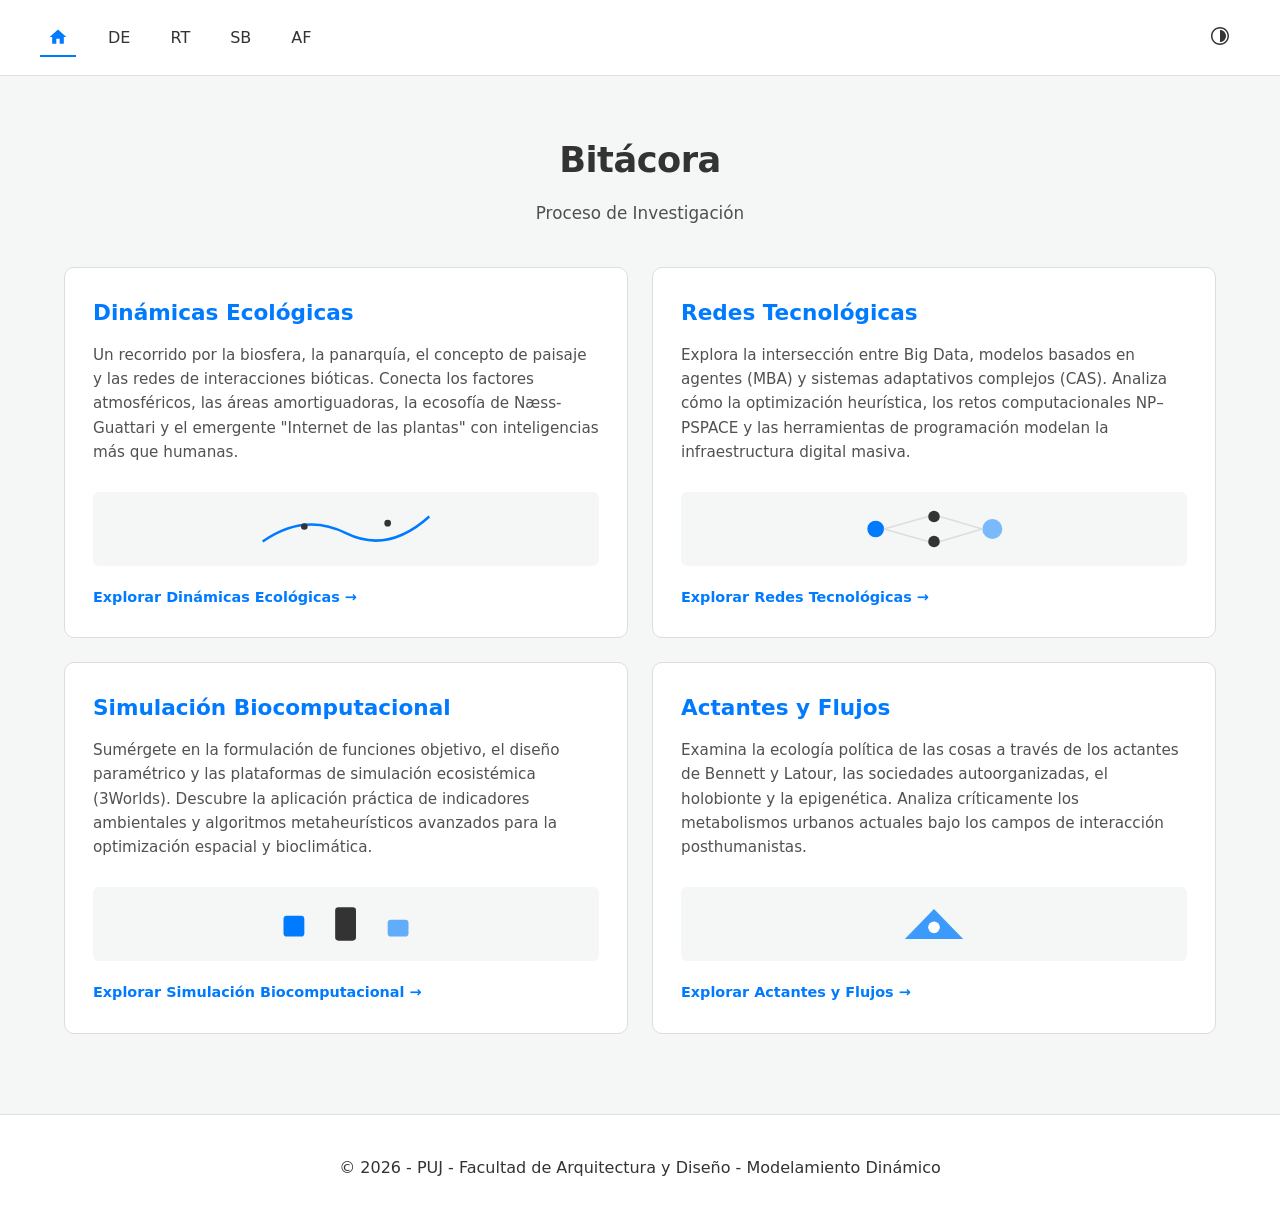
<file: index.html>
<!DOCTYPE html>
<html lang="es" data-theme="light">
<head>
    <meta charset="UTF-8">
    <meta name="viewport" content="width=device-width, initial-scale=1.0">
    <title>Bitácora</title>
    <script>
        const savedTheme = localStorage.getItem('theme') || 'light';
        document.documentElement.setAttribute('data-theme', savedTheme);
    </script>
    <link rel="stylesheet" href="css/styles.css">
    <style>
        .hero-banner {
            text-align: center;
            max-width: 800px;
            margin: 1.5rem auto 2.5rem auto;
        }
        .hero-banner h1 {
            font-size: 2.2rem;
            margin-bottom: 0.75rem;
            letter-spacing: -0.5px;
        }
        .hero-banner p {
            font-size: 1.05rem;
            opacity: 0.85;
            line-height: 1.6;
        }
        .dash-grid {
            display: grid;
            grid-template-columns: repeat(12, 1fr);
            gap: 1.5rem;
            margin-bottom: 3rem;
        }
        .dash-card {
            background: var(--card-bg);
            border: 1px solid var(--card-border);
            border-radius: 10px;
            padding: 1.75rem;
            display: flex;
            flex-direction: column;
            justify-content: space-between;
            text-decoration: none;
            color: var(--text-color);
            transition: transform 0.25s ease, box-shadow 0.25s ease, border-color 0.25s ease;
        }
        .dash-card:hover {
            transform: translateY(-4px);
            box-shadow: 0 12px 25px rgba(0,0,0,0.08);
            border-color: var(--primary-color);
        }
        .span-6 { grid-column: span 6; }
        @media(max-width: 900px) {
            .span-6 { grid-column: span 12; }
        }
        .dash-card h2 {
            color: var(--primary-color);
            font-size: 1.35rem;
            margin-bottom: 0.75rem;
        }
        .dash-card p {
            font-size: 0.95rem;
            line-height: 1.6;
            opacity: 0.85;
            margin-bottom: 1.25rem;
        }
        .mini-svg {
            margin: 0.5rem 0 1.25rem 0;
            background: var(--bg-color);
            border-radius: 6px;
            padding: 0.75rem;
            display: flex;
            justify-content: center;
        }
        .card-action {
            font-size: 0.9rem;
            color: var(--primary-color);
            font-weight: 600;
            display: inline-flex;
            align-items: center;
            gap: 0.4rem;
        }
    </style>
</head>
<body>
    <app-navbar></app-navbar>

    <main class="container">
        <section class="hero-banner">
            <h1>Bitácora</h1>
            <p>Proceso de Investigación</p>
        </section>

        <div class="dash-grid">
            <!-- Módulo 1 -->
            <a href="modulo1.html" class="dash-card span-6">
                <div>
                    <h2>Dinámicas Ecológicas</h2>
                    <p>Un recorrido por la biosfera, la panarquía, el concepto de paisaje y las redes de interacciones bióticas. Conecta los factores atmosféricos, las áreas amortiguadoras, la ecosofía de Næss-Guattari y el emergente "Internet de las plantas" con inteligencias más que humanas.</p>
                </div>
                <div class="mini-svg">
                    <svg viewBox="0 0 200 60" width="100%" height="50" xmlns="http://www.w3.org/2000/svg">
                        <path d="M 0 45 Q 50 10 100 35 T 200 15" fill="none" stroke="var(--primary-color)" stroke-width="3"/>
                        <circle cx="50" cy="27" r="4" fill="var(--text-color)"/>
                        <circle cx="150" cy="23" r="4" fill="var(--text-color)"/>
                    </svg>
                </div>
                <span class="card-action">Explorar Dinámicas Ecológicas →</span>
            </a>

            <!-- Módulo 2 -->
            <a href="modulo2.html" class="dash-card span-6">
                <div>
                    <h2>Redes Tecnológicas</h2>
                    <p>Explora la intersección entre Big Data, modelos basados en agentes (MBA) y sistemas adaptativos complejos (CAS). Analiza cómo la optimización heurística, los retos computacionales NP–PSPACE y las herramientas de programación modelan la infraestructura digital masiva.</p>
                </div>
                <div class="mini-svg">
                    <svg viewBox="0 0 200 60" width="100%" height="50" xmlns="http://www.w3.org/2000/svg">
                        <circle cx="30" cy="30" r="10" fill="var(--primary-color)"/>
                        <circle cx="100" cy="15" r="7" fill="var(--text-color)"/>
                        <circle cx="100" cy="45" r="7" fill="var(--text-color)"/>
                        <circle cx="170" cy="30" r="12" fill="var(--primary-color)" opacity="0.5"/>
                        <line x1="40" y1="30" x2="93" y2="15" stroke="var(--card-border)" stroke-width="2"/>
                        <line x1="40" y1="30" x2="93" y2="45" stroke="var(--card-border)" stroke-width="2"/>
                        <line x1="107" y1="15" x2="158" y2="30" stroke="var(--card-border)" stroke-width="2"/>
                        <line x1="107" y1="45" x2="158" y2="30" stroke="var(--card-border)" stroke-width="2"/>
                    </svg>
                </div>
                <span class="card-action">Explorar Redes Tecnológicas →</span>
            </a>

            <!-- Módulo 3 -->
            <a href="modulo3.html" class="dash-card span-6">
                <div>
                    <h2>Simulación Biocomputacional</h2>
                    <p>Sumérgete en la formulación de funciones objetivo, el diseño paramétrico y las plataformas de simulación ecosistémica (3Worlds). Descubre la aplicación práctica de indicadores ambientales y algoritmos metaheurísticos avanzados para la optimización espacial y bioclimática.</p>
                </div>
                <div class="mini-svg">
                    <svg viewBox="0 0 200 60" width="100%" height="50" xmlns="http://www.w3.org/2000/svg">
                        <rect x="25" y="20" width="25" height="25" fill="var(--primary-color)" rx="4"/>
                        <rect x="87" y="10" width="25" height="40" fill="var(--text-color)" rx="4"/>
                        <rect x="150" y="25" width="25" height="20" fill="var(--primary-color)" opacity="0.6" rx="4"/>
                    </svg>
                </div>
                <span class="card-action">Explorar Simulación Biocomputacional →</span>
            </a>

            <!-- Módulo 4 -->
            <a href="modulo4.html" class="dash-card span-6">
                <div>
                    <h2>Actantes y Flujos</h2>
                    <p>Examina la ecología política de las cosas a través de los actantes de Bennett y Latour, las sociedades autoorganizadas, el holobionte y la epigenética. Analiza críticamente los metabolismos urbanos actuales bajo los campos de interacción posthumanistas.</p>
                </div>
                <div class="mini-svg">
                    <svg viewBox="0 0 200 60" width="100%" height="50" xmlns="http://www.w3.org/2000/svg">
                        <polygon points="100,12 135,48 65,48" fill="var(--primary-color)" opacity="0.75"/>
                        <circle cx="100" cy="34" r="7" fill="var(--card-bg)"/>
                    </svg>
                </div>
                <span class="card-action">Explorar Actantes y Flujos →</span>
            </a>
        </div>
    </main>

    <app-footer></app-footer>

    <script src="components/app-navbar.js"></script>
    <script src="components/app-footer.js"></script>
    <script src="js/main.js"></script>
</body>
</html>
</file>
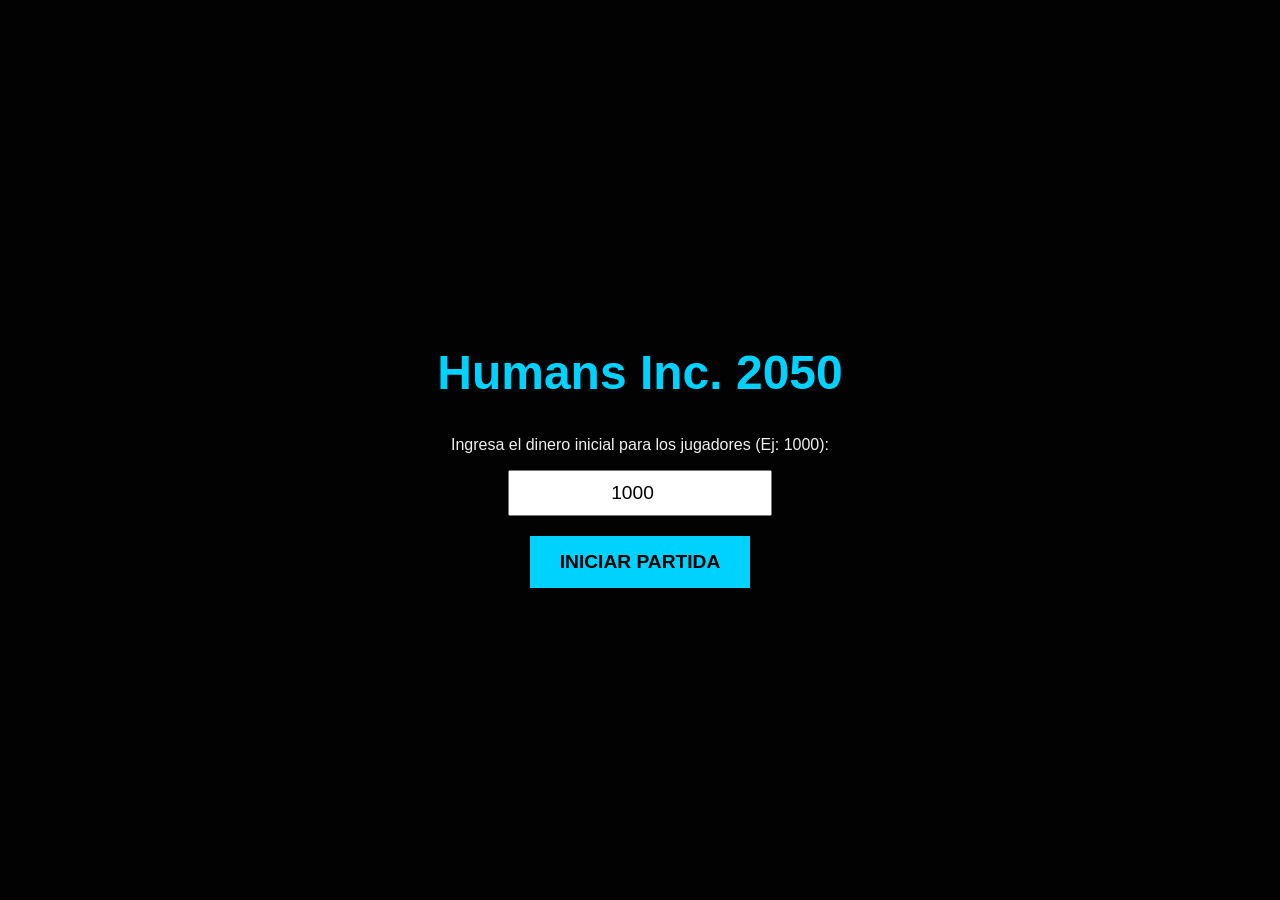
<file: juego_humans_v1.html>
<!DOCTYPE html>
<html lang="es">
<head>
  <meta charset="UTF-8">
  <meta name="viewport" content="width=device-width, initial-scale=1.0">
  <title>Humans Inc. 2050</title>
  <style>
    :root {
      --bg-dark: #121212;
      --panel-bg: #1e1e1e;
      --text-main: #f0f0f0;
      --accent: #00d2ff;
      --eco: #ffc107;
      --wb: #e91e63;
      --planet: #4caf50;
    }
    
    body {
      margin: 0;
      padding: 0;
      font-family: 'Segoe UI', Tahoma, Geneva, Verdana, sans-serif;
      background-color: var(--bg-dark);
      color: var(--text-main);
      display: flex;
      height: 100vh;
      overflow: hidden;
    }

    /* Pantalla inicial */
    #setup-screen {
      position: absolute;
      top: 0; left: 0; width: 100%; height: 100%;
      background: rgba(0,0,0,0.9);
      display: flex;
      flex-direction: column;
      justify-content: center;
      align-items: center;
      z-index: 1000;
    }
    #setup-screen h1 { font-size: 3rem; margin-bottom: 20px; color: var(--accent); }
    #setup-screen input { padding: 10px; font-size: 1.2rem; margin-bottom: 20px; text-align: center; }
    #setup-screen button { padding: 15px 30px; font-size: 1.2rem; cursor: pointer; background: var(--accent); border: none; font-weight: bold; }

    /* Diseño Principal */
    #game-container { display: flex; width: 100%; height: 100%; display: none; }
    
    #left-panel {
      width: 250px;
      background: var(--panel-bg);
      padding: 20px;
      display: flex;
      flex-direction: column;
      border-right: 2px solid #333;
    }

    #board-container {
      flex: 1;
      position: relative;
      display: flex;
      justify-content: center;
      align-items: center;
      background-color: #2a2a2a;
      overflow: hidden;
    }

    #right-panel {
      width: 300px;
      background: var(--panel-bg);
      padding: 20px;
      display: flex;
      flex-direction: column;
      border-left: 2px solid #333;
      overflow-y: auto;
    }

    /* Indicadores de Ciudad */
    .indicator-box { margin-bottom: 15px; }
    .indicator-header { display: flex; justify-content: space-between; font-weight: bold; margin-bottom: 5px; }
    .progress-bar { width: 100%; height: 15px; background: #333; border-radius: 8px; overflow: hidden; }
    .progress-fill { height: 100%; transition: width 0.3s ease, background-color 0.3s ease; }
    
    #eco-fill { background-color: var(--eco); }
    #wb-fill { background-color: var(--wb); }
    #planet-fill { background-color: var(--planet); }

    /* Estado de Jugador y Turnos */
    .section-title { font-size: 1.2rem; color: var(--accent); border-bottom: 1px solid #444; padding-bottom: 5px; margin-top: 20px; margin-bottom: 10px; }
    .stat-row { display: flex; justify-content: space-between; margin-bottom: 8px; font-size: 1.1rem; }
    
    #action-log {
      flex: 1;
      background: #111;
      padding: 10px;
      font-family: monospace;
      font-size: 0.85rem;
      overflow-y: auto;
      margin-top: 20px;
      border: 1px solid #444;
    }

    /* Botones y Tienda */
    .build-btn {
      width: 100%;
      padding: 10px;
      margin-bottom: 8px;
      background: #333;
      color: white;
      border: 1px solid #555;
      cursor: pointer;
      text-align: left;
      transition: background 0.2s;
    }
    .build-btn:hover:not(:disabled) { background: #555; }
    .build-btn:disabled { opacity: 0.5; cursor: not-allowed; }
    .btn-cost { float: right; font-weight: bold; color: #4caf50; }

    #dice-btn {
      width: 100%; padding: 15px; font-size: 1.2rem; background: var(--accent); color: black; font-weight: bold; border: none; cursor: pointer; margin-bottom: 20px;
    }
    #dice-btn:hover { background: #00b3db; }

    /* SVG Tablero */
    svg { width: 90%; height: 90%; drop-shadow: 0px 5px 15px rgba(0,0,0,0.5); }
    .parcel { stroke: #222; stroke-width: 3; transition: opacity 0.2s, stroke-width 0.2s; cursor: pointer; }
    .parcel:hover { stroke-width: 6; stroke: white; }
    .parcel.available { opacity: 0.8; }
    .parcel.occupied { opacity: 1; }
    
    /* Avatares */
    .avatar { transition: cx 0.4s ease, cy 0.4s ease; }
    
    /* Modal de Fin de Juego */
    #end-screen {
      position: absolute; top: 0; left: 0; width: 100%; height: 100%; background: rgba(0,0,0,0.9);
      display: none; flex-direction: column; justify-content: center; align-items: center; z-index: 2000; text-align: center;
    }
  </style>
</head>
<body>

  <div id="setup-screen">
    <h1>Humans Inc. 2050</h1>
    <p>Ingresa el dinero inicial para los jugadores (Ej: 1000):</p>
    <input type="number" id="init-money" value="1000" min="500" step="100">
    <button onclick="startGame()">INICIAR PARTIDA</button>
  </div>

  <div id="game-container">
    <div id="left-panel">
      <h2>Estado Ciudad</h2>
      
      <div class="indicator-box">
        <div class="indicator-header"><span>💰 Economía</span><span id="eco-val">500</span></div>
        <div class="progress-bar"><div id="eco-fill" class="progress-fill" style="width: 50%;"></div></div>
      </div>
      
      <div class="indicator-box">
        <div class="indicator-header"><span>👥 Bienestar</span><span id="wb-val">500</span></div>
        <div class="progress-bar"><div id="wb-fill" class="progress-fill" style="width: 50%;"></div></div>
      </div>
      
      <div class="indicator-box">
        <div class="indicator-header"><span>🌎 Planeta</span><span id="planet-val">1000</span></div>
        <div class="progress-bar"><div id="planet-fill" class="progress-fill" style="width: 100%;"></div></div>
      </div>

      <div class="section-title">Información de Partida</div>
      <div class="stat-row"><span>Ronda:</span> <span id="round-val">1 / 10</span></div>
      <div class="stat-row"><span>Fase actual:</span> <span id="phase-val" style="color:var(--accent)">Ingresos</span></div>
      <div class="stat-row"><span>Turno de:</span> <span id="turn-val">Jugador 1</span></div>

      <div id="action-log"></div>
    </div>

    <div id="board-container">
      <!-- El SVG del tablero se genera dinámicamente aquí -->
      <svg id="game-board" viewBox="-300 -300 600 600"></svg>
    </div>

    <div id="right-panel">
      <h2>Panel del Jugador</h2>
      <div class="stat-row"><span>💵 Dinero:</span> <span id="player-money" style="color:#4caf50; font-weight:bold;">$0</span></div>
      <div class="stat-row"><span>🏆 Puntos:</span> <span id="player-points">0</span></div>
      <div class="stat-row"><span>🏗️ Construido (Turno):</span> <span id="player-builds-turn">0 / 2</span></div>
      
      <div class="section-title">Controles</div>
      <button id="dice-btn" onclick="rollDice()">Tirar Dado (Espacio/Enter)</button>
      <button id="end-turn-btn" onclick="endTurn()" style="width:100%; padding: 10px; margin-bottom: 20px; background: #666; color: white; border: none; cursor: pointer;">Finalizar Turno</button>

      <div class="section-title">Mercado de Construcción</div>
      <p style="font-size:0.8rem; color:#aaa;">Selecciona una parcela en el tablero y luego haz clic en una construcción.</p>
      <div id="build-menu">
        <!-- Botones generados dinámicamente -->
      </div>
    </div>
  </div>

  <div id="end-screen">
    <h1 style="color: var(--accent); font-size: 3rem;">Fin de la Partida</h1>
    <div id="end-results" style="font-size: 1.5rem; margin-bottom: 30px; background: #222; padding: 20px; border-radius: 10px;"></div>
    <button onclick="location.reload()" style="padding: 15px 30px; font-size: 1.2rem; cursor: pointer; background: var(--accent); border: none; font-weight: bold;">JUGAR DE NUEVO</button>
  </div>

  <script>
    // --- 1. DATOS Y REGLAS CONSOLIDADAS ---
    const BUILDINGS = {
      house: { name: '🏠 Vivienda', cost: 100, eco: 40, wb: 100, planet: -20, pts: 50, income: 20, color: '#ff9a9e' },
      factory: { name: '🏭 Fábrica', cost: 150, eco: 150, wb: -50, planet: -120, pts: 80, income: 40, color: '#ff7f50' },
      tech: { name: '💻 Tecnología', cost: 180, eco: 180, wb: 60, planet: -20, pts: 100, income: 50, color: '#00ced1' },
      transport: { name: '🚄 Transporte', cost: 220, eco: 60, wb: 120, planet: 80, pts: 90, income: 20, color: '#6a5acd' },
      energy: { name: '⚡ Energía', cost: 200, eco: 100, wb: 30, planet: 20, pts: 85, income: 35, color: '#ffd700' },
      commerce: { name: '🛍️ Comercio', cost: 130, eco: 120, wb: 70, planet: -40, pts: 75, income: 45, color: '#ff69b4' },
      green: { name: '🌳 Zona Verde', cost: 300, eco: 10, wb: 150, planet: 200, pts: 120, income: 0, color: '#32cd32' }
    };

    // --- 2. ESTADO DEL JUEGO (Data State) ---
    const state = {
      city: { economy: 500, wellbeing: 500, planet: 1000 },
      game: { round: 1, maxRounds: 10, currentPlayerIdx: 0, phase: 1, selectedParcel: null },
      players: [
        { id: 'J1', money: 0, points: 0, buildings: [], builtThisTurn: 0, categoriesBuilt: [], avatarColor: '#ffffff', currentNode: 0 },
        { id: 'J2', money: 0, points: 0, buildings: [], builtThisTurn: 0, categoriesBuilt: [], avatarColor: '#ff0000', currentNode: Math.floor(Math.random()*10) } // Nodo inicial aleatorio
      ],
      board: { nodes: [], parcels: [] }
    };

    // --- 3. GENERACIÓN DEL TABLERO (Matemáticas y SVG) ---
    function generateBoard() {
      const svg = document.getElementById('game-board');
      const hexSize = 55;
      const nodesMap = new Map(); // Para unificar intersecciones (vértices)
      
      // Función auxiliar para registrar nodos e indexarlos
      function registerNode(x, y) {
        const key = `${Math.round(x)},${Math.round(y)}`;
        if(!nodesMap.has(key)) {
          nodesMap.set(key, { id: state.board.nodes.length, x, y, edges: new Set() });
          state.board.nodes.push(nodesMap.get(key));
        }
        return nodesMap.get(key);
      }

      function drawPolygon(centerX, centerY, radius, sides, angleOffset, parcelId, baseColor, isHex) {
        const points = [];
        const nodeRefs = [];
        for (let i = 0; i < sides; i++) {
          const angle = angleOffset + (i * 2 * Math.PI / sides);
          const px = centerX + radius * Math.cos(angle);
          const py = centerY + radius * Math.sin(angle);
          points.push(`${px},${py}`);
          nodeRefs.push(registerNode(px, py));
        }

        // Crear bordes lógicos para movimiento (grafo)
        for (let i = 0; i < nodeRefs.length; i++) {
          const n1 = nodeRefs[i];
          const n2 = nodeRefs[(i + 1) % nodeRefs.length];
          n1.edges.add(n2.id);
          n2.edges.add(n1.id);
        }

        const poly = document.createElementNS("http://www.w3.org/2000/svg", "polygon");
        poly.setAttribute("points", points.join(" "));
        poly.setAttribute("fill", baseColor);
        poly.setAttribute("class", "parcel available");
        poly.setAttribute("data-id", parcelId);
        poly.onclick = () => selectParcel(parcelId);
        svg.appendChild(poly);

        return nodeRefs;
      }

      // Generar centro hexagonal (simulando panal central de la imagen)
      let parcelId = 0;
      const hexOffsets = [
        {q:0, r:0}, {q:1, r:0}, {q:0, r:1}, {q:-1, r:1}, {q:-1, r:0}, {q:0, r:-1}, {q:1, r:-1}
      ];
      
      hexOffsets.forEach(h => {
        const x = hexSize * Math.sqrt(3) * (h.q + h.r/2);
        const y = hexSize * 3/2 * h.r;
        state.board.parcels.push({ id: parcelId, type: 'empty', occupied: false, owner: null, polyRef: null, baseColor: '#b0b8c4' });
        drawPolygon(x, y, hexSize, 6, Math.PI/6, parcelId, '#b0b8c4', true);
        parcelId++;
      });

      // Generar formas perimetrales simulando la imagen
      const ringRadius = hexSize * 2.5;
      for (let i = 0; i < 12; i++) {
        const angle = i * (Math.PI / 6);
        const x = ringRadius * Math.cos(angle);
        const y = ringRadius * Math.sin(angle);
        // Distribuimos aleatoriamente colores de zonas periféricas
        const colors = ['#87cefa', '#ff9a9e', '#ffd700', '#ff7f50', '#32cd32', '#ba55d3'];
        const isGreen = (i % 2 === 0); // Asignamos 6 zonas verdes perimetrales iniciales
        const color = isGreen ? '#32cd32' : colors[i % colors.length];
        
        state.board.parcels.push({ 
          id: parcelId, 
          type: isGreen ? 'green' : 'empty', 
          occupied: isGreen, 
          owner: isGreen ? 'city' : null, 
          baseColor: color 
        });
        
        drawPolygon(x, y, hexSize*0.8, 4, angle, parcelId, color, false);
        parcelId++;
      }

      // Guardar referencias a elementos SVG en el estado
      document.querySelectorAll('.parcel').forEach(el => {
        const id = parseInt(el.getAttribute('data-id'));
        state.board.parcels[id].polyRef = el;
      });

      // Inicializar Avatares
      state.players.forEach(p => {
        const node = state.board.nodes[p.currentNode];
        const circle = document.createElementNS("http://www.w3.org/2000/svg", "circle");
        circle.setAttribute("cx", node.x);
        circle.setAttribute("cy", node.y);
        circle.setAttribute("r", "12");
        circle.setAttribute("fill", p.avatarColor);
        circle.setAttribute("stroke", "#000");
        circle.setAttribute("stroke-width", "3");
        circle.setAttribute("class", "avatar");
        circle.setAttribute("id", `avatar-${p.id}`);
        svg.appendChild(circle);
      });
    }

    // --- 4. LÓGICA DEL JUEGO Y REGLAS ---
    function clamp(val, min, max) { return Math.max(min, Math.min(max, val)); }
    
    function logMsg(msg) {
      const log = document.getElementById('action-log');
      log.innerHTML += `<div>> ${msg}</div>`;
      log.scrollTop = log.scrollHeight;
    }

    function updateUI() {
      const cp = state.players[state.game.currentPlayerIdx];
      
      // Actualizar contadores colectivos
      document.getElementById('eco-val').innerText = state.city.economy;
      document.getElementById('wb-val').innerText = state.city.wellbeing;
      document.getElementById('planet-val').innerText = state.city.planet;
      
      document.getElementById('eco-fill').style.width = `${(state.city.economy / 1000) * 100}%`;
      document.getElementById('wb-fill').style.width = `${(state.city.wellbeing / 1000) * 100}%`;
      document.getElementById('planet-fill').style.width = `${(state.city.planet / 1000) * 100}%`;
      
      // Colores de crisis
      document.getElementById('eco-fill').style.backgroundColor = state.city.economy < 200 ? 'red' : 'var(--eco)';
      document.getElementById('wb-fill').style.backgroundColor = state.city.wellbeing < 200 ? 'red' : 'var(--wb)';
      document.getElementById('planet-fill').style.backgroundColor = state.city.planet < 200 ? 'red' : 'var(--planet)';

      // Actualizar estado general
      document.getElementById('round-val').innerText = `${state.game.round} / ${state.game.maxRounds}`;
      const phaseNames = ["", "Ingresos", "Movimiento/Planificación", "Construcción", "Actualización"];
      document.getElementById('phase-val').innerText = phaseNames[state.game.phase];
      document.getElementById('turn-val').innerText = cp.id;
      document.getElementById('turn-val').style.color = cp.avatarColor;

      // Actualizar stats jugador
      document.getElementById('player-money').innerText = `$${cp.money}`;
      document.getElementById('player-points').innerText = cp.points;
      document.getElementById('player-builds-turn').innerText = `${cp.builtThisTurn} / 2`;

      // Control de botones
      document.getElementById('dice-btn').disabled = state.game.phase !== 2;
    }

    function populateBuildMenu() {
      const menu = document.getElementById('build-menu');
      menu.innerHTML = '';
      for (const [key, b] of Object.entries(BUILDINGS)) {
        const btn = document.createElement('button');
        btn.className = 'build-btn';
        btn.innerHTML = `${b.name} <span class="btn-cost">$${b.cost}</span>`;
        btn.onclick = () => tryBuild(key);
        menu.appendChild(btn);
      }
    }

    function startGame() {
      const initMoney = parseInt(document.getElementById('init-money').value) || 1000;
      state.players.forEach(p => p.money = initMoney);
      document.getElementById('setup-screen').style.display = 'none';
      document.getElementById('game-container').style.display = 'flex';
      
      generateBoard();
      populateBuildMenu();
      startTurn();
    }

    function startTurn() {
      const cp = state.players[state.game.currentPlayerIdx];
      cp.builtThisTurn = 0;
      cp.categoriesBuilt = [];
      state.game.selectedParcel = null;
      
      // FASE 1: INGRESOS
      state.game.phase = 1;
      let income = 0;
      cp.buildings.forEach(bKey => { income += BUILDINGS[bKey].income; });
      
      // Regla de Crisis Económica: Reducción total de 10
      if (state.city.economy < 200 && income > 0) {
        income = Math.max(0, income - 10);
        logMsg(`⚠️ Crisis Económica: Ingresos reducidos en $10.`);
      }
      
      cp.money += income;
      logMsg(`<b>${cp.id}</b> inicia turno. Ingresos: $${income}.`);
      
      // Pasar a Movimiento
      state.game.phase = 2;
      updateUI();
    }

    function rollDice() {
      if (state.game.phase !== 2) return;
      const dice = Math.floor(Math.random() * 6) + 1;
      logMsg(`🎲 Tiraste un ${dice}.`);
      moveAvatar(dice);
    }

    // Lógica de Movimiento por Intersecciones (Siempre "Derecha")
    function moveAvatar(steps) {
      const cp = state.players[state.game.currentPlayerIdx];
      
      let stepCount = 0;
      const moveInterval = setInterval(() => {
        if (stepCount >= steps) {
          clearInterval(moveInterval);
          state.game.phase = 3; // Pasa a Construcción
          logMsg(`🚶 Movimiento finalizado. Selecciona parcela para construir o Finaliza Turno.`);
          updateUI();
          return;
        }

        const currNode = state.board.nodes[cp.currentNode];
        const neighbors = Array.from(currNode.edges);
        let nextNodeId = neighbors[0];

        // Regla: Giro a la derecha aleatorio
        if (neighbors.length > 1) {
            // Simplificación geométrica: tomamos un nodo aleatorio de las opciones adyacentes
            // para garantizar flujo sin bloquear la lógica de grafos en un mapa abstracto.
            // (El cálculo exacto del producto cruz vectorial requiere rastrear vector previo continuo).
            const filtered = neighbors.filter(n => n !== cp.lastNode); // evitar devolverse directamente
            if(filtered.length > 0) {
                nextNodeId = filtered[Math.floor(Math.random() * filtered.length)];
            }
        }
        
        cp.lastNode = cp.currentNode;
        cp.currentNode = nextNodeId;
        const targetNode = state.board.nodes[nextNodeId];

        // Animación visual
        const avatar = document.getElementById(`avatar-${cp.id}`);
        avatar.setAttribute("cx", targetNode.x);
        avatar.setAttribute("cy", targetNode.y);

        stepCount++;
      }, 400);
    }

    function selectParcel(id) {
      if (state.game.phase !== 3) return;
      const parcel = state.board.parcels[id];
      if (parcel.owner === state.players[state.game.currentPlayerIdx].id) {
        logMsg(`Ya eres dueño de esta parcela.`);
        return;
      }
      state.game.selectedParcel = id;
      
      // Resaltar
      document.querySelectorAll('.parcel').forEach(p => p.style.stroke = '#222');
      parcel.polyRef.style.stroke = 'white';
    }

    function tryBuild(bKey) {
      if (state.game.phase !== 3) return;
      if (state.game.selectedParcel === null) {
        logMsg(`❌ Selecciona una parcela en el tablero primero.`);
        return;
      }

      const cp = state.players[state.game.currentPlayerIdx];
      const parcel = state.board.parcels[state.game.selectedParcel];
      const bData = BUILDINGS[bKey];

      // Validaciones
      if (cp.builtThisTurn >= 2) { logMsg(`❌ Límite de 2 construcciones por turno alcanzado.`); return; }
      if (bKey !== 'green' && cp.categoriesBuilt.includes(bKey)) { logMsg(`❌ No puedes repetir categoría (excepto zona verde).`); return; }
      if (cp.money < bData.cost) { logMsg(`❌ Fondos insuficientes ($${bData.cost}).`); return; }
      if (parcel.occupied && parcel.type !== 'green') { logMsg(`❌ Parcela ya ocupada.`); return; }

      // Pagar
      cp.money -= bData.cost;
      
      // Regla Especial Zonas Verdes
      let localPlanetMod = bData.planet;
      let localPointsMod = bData.pts;

      if (parcel.type === 'green') {
        logMsg(`⚠️ Has construido sobre una Zona Verde. (-50 Planeta)`);
        localPlanetMod -= 50;
      }

      // Aplicar modificadores colectivos (separación estricta de variables)
      state.city.economy = clamp(state.city.economy + bData.eco, 0, 1000);
      state.city.wellbeing = clamp(state.city.wellbeing + bData.wb, 0, 1000);
      state.city.planet = clamp(state.city.planet + localPlanetMod, 0, 1000);

      // Aplicar puntos individuales
      cp.points += localPointsMod;
      
      // Registrar estado
      cp.buildings.push(bKey);
      cp.builtThisTurn++;
      cp.categoriesBuilt.push(bKey);
      
      parcel.occupied = true;
      parcel.owner = cp.id;
      parcel.type = bKey;
      parcel.polyRef.setAttribute("fill", bData.color);
      
      logMsg(`🏗️ Construido: ${bData.name}.`);
      state.game.selectedParcel = null;
      document.querySelectorAll('.parcel').forEach(p => p.style.stroke = '#222');
      updateUI();
    }

    function endTurn() {
      // FASE 4: ACTUALIZACIÓN Y CRISIS
      const cp = state.players[state.game.currentPlayerIdx];
      logMsg(`Fin del turno de ${cp.id}. Evaluando crisis...`);
      
      if (state.city.planet < 200) {
        state.city.planet = clamp(state.city.planet - 30, 0, 1000);
        state.city.wellbeing = clamp(state.city.wellbeing - 20, 0, 1000);
        logMsg(`🔴 CRISIS AMBIENTAL Activa.`);
      }
      if (state.city.wellbeing < 200) {
        state.city.wellbeing = clamp(state.city.wellbeing - 30, 0, 1000);
        state.city.economy = clamp(state.city.economy - 20, 0, 1000);
        logMsg(`🔴 CRISIS BIENESTAR Activa.`);
      }

      // Cambio de turno
      state.game.currentPlayerIdx++;
      if (state.game.currentPlayerIdx >= state.players.length) {
        state.game.currentPlayerIdx = 0;
        state.game.round++;
        
        if (state.game.round > state.game.maxRounds) {
          endGame();
          return;
        }
      }
      
      startTurn();
    }

    function endGame() {
      document.getElementById('game-container').style.filter = "blur(5px)";
      const endScreen = document.getElementById('end-screen');
      const resultsDiv = document.getElementById('end-results');
      endScreen.style.display = 'flex';

      // Cálculo de Bono de Ciudad
      const { economy, wellbeing, planet } = state.city;
      let cityBonus = 0;
      let cityStatus = "";

      if (economy >= 700 && wellbeing >= 700 && planet >= 700) {
        cityBonus = 200; cityStatus = "🟢 Ciudad Excelente";
      } else if (economy >= 500 && wellbeing >= 500 && planet >= 500) {
        cityBonus = 100; cityStatus = "🟡 Ciudad Equilibrada";
      } else if (economy < 200 || wellbeing < 200 || planet < 200) {
        cityBonus = -100; cityStatus = "🔴 Ciudad en Crisis";
      } else {
        cityBonus = 0; cityStatus = "🟠 Ciudad Inestable";
      }

      let html = `<p>Estado Final: <strong>${cityStatus}</strong> (Bono: ${cityBonus} pts)</p><hr>`;
      
      let winner = null;
      let maxScore = -Infinity;

      state.players.forEach(p => {
        const finalScore = p.points + cityBonus;
        html += `<p style="color:${p.avatarColor}">Jugador ${p.id}: ${p.points} base + ${cityBonus} = <strong>${finalScore} pts</strong></p>`;
        if (finalScore > maxScore) { maxScore = finalScore; winner = p.id; }
      });

      html += `<h2 style="color:var(--accent); margin-top:20px;">🏆 ¡Gana el ${winner}!</h2>`;
      resultsDiv.innerHTML = html;
    }

    // Controles de teclado
    document.addEventListener('keydown', (e) => {
      if (e.code === 'Space' || e.code === 'Enter') {
        e.preventDefault();
        rollDice();
      }
    });

  </script>
</body>
</html>
</file>
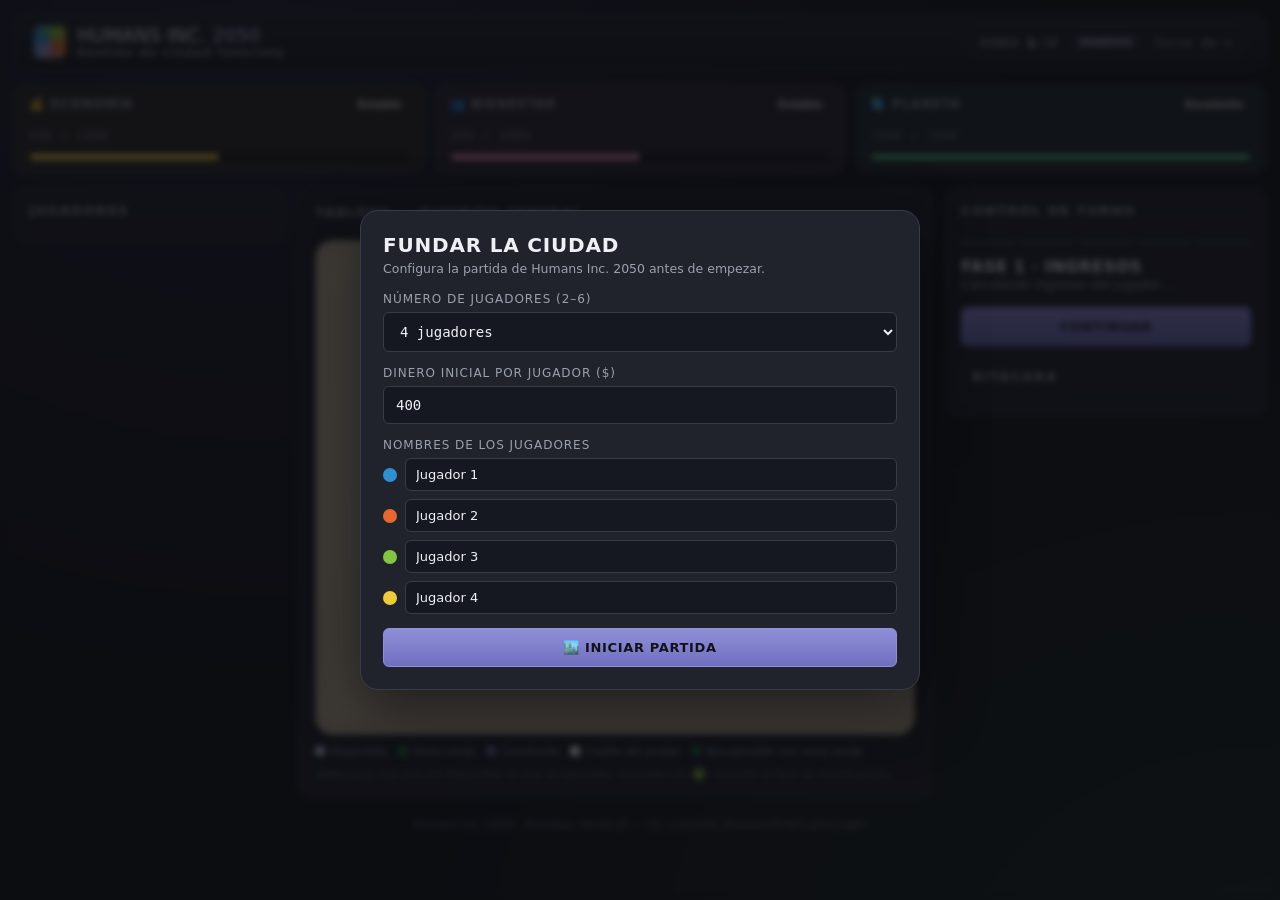
<file: juego_humans_v2.html>
<!DOCTYPE html>
<html lang="es">
<head>
<meta charset="UTF-8">
<meta name="viewport" content="width=device-width, initial-scale=1.0">
<title>HUMANS INC. 2050</title>
<style>
  :root{
    --bg-app:#14161c;
    --bg-app-2:#1b1e26;
    --panel:#20232c;
    --panel-2:#262a35;
    --line:#383c48;
    --ink:#4a4535;
    --board-wood:#c9bda1;
    --board-wood-dark:#b3a684;
    --text:#eef0f4;
    --text-dim:#9aa0ae;
    --text-faint:#6a7080;

    --c-lav:#9b9bd6;
    --c-lav-light:#c3c3e8;
    --c-blue:#2f8fd1;
    --c-orange:#e6672f;
    --c-yellow:#eecb3d;
    --c-lime:#86c443;
    --c-green:#1f7a44;
    --c-pink:#eeb0c4;
    --c-slate:#6b6b98;

    --economy:#eecb3d;
    --wellbeing:#e88bb0;
    --planet:#4fbd7d;

    --danger:#e5544a;
    --warn:#e6a13a;
    --good:#4fbd7d;

    --radius-s:6px;
    --radius-m:12px;
    --radius-l:18px;
    --font-display:'Rajdhani','Segoe UI',system-ui,-apple-system,sans-serif;
    --font-body: system-ui,-apple-system,'Segoe UI',Roboto,sans-serif;
    --font-mono: 'Consolas','SFMono-Regular',Menlo,monospace;
  }

  *{box-sizing:border-box;}
  html,body{height:100%;}
  body{
    margin:0;
    background:
      radial-gradient(ellipse at 20% -10%, #23273a 0%, transparent 55%),
      radial-gradient(ellipse at 100% 110%, #1a2b26 0%, transparent 50%),
      var(--bg-app);
    color:var(--text);
    font-family:var(--font-body);
    -webkit-font-smoothing:antialiased;
    overflow-x:hidden;
  }

  h1,h2,h3,.title-font{
    font-family:var(--font-display), var(--font-body);
    letter-spacing:.04em;
    text-transform:uppercase;
    font-weight:700;
  }

  .num{font-family:var(--font-mono); font-variant-numeric:tabular-nums;}

  #app{
    max-width:1440px;
    margin:0 auto;
    padding:14px;
    display:flex;
    flex-direction:column;
    gap:14px;
    min-height:100%;
  }

  /* ---------- TOP BAR ---------- */
  .topbar{
    display:flex;
    align-items:center;
    justify-content:space-between;
    gap:16px;
    padding:10px 18px;
    background:linear-gradient(180deg,#242833,#1a1d25);
    border:1px solid var(--line);
    border-radius:var(--radius-m);
  }
  .brand{
    display:flex; align-items:center; gap:10px;
  }
  .brand .mark{
    width:34px;height:34px;border-radius:8px;
    background:conic-gradient(from 210deg, var(--c-lav), var(--c-blue), var(--c-lime), var(--c-orange), var(--c-lav));
    box-shadow: inset 0 0 0 2px rgba(0,0,0,.35);
  }
  .brand .name{font-size:19px; line-height:1;}
  .brand .name small{display:block; font-size:10px; letter-spacing:.2em; color:var(--text-dim); font-weight:600; margin-top:3px;}

  .round-pill{
    display:flex; align-items:center; gap:10px;
    font-family:var(--font-mono);
    font-size:13px;
    color:var(--text-dim);
    background:var(--panel);
    border:1px solid var(--line);
    padding:6px 14px;
    border-radius:999px;
  }
  .round-pill b{color:var(--text); font-weight:700;}
  .round-pill .phase-tag{
    padding:3px 10px; border-radius:999px; background:var(--panel-2);
    color:var(--c-lav-light); font-weight:700; letter-spacing:.06em; text-transform:uppercase; font-size:10.5px;
  }

  /* ---------- CITY INDICATORS ---------- */
  .indicators{
    display:grid;
    grid-template-columns:repeat(3,1fr);
    gap:10px;
  }
  .ind-card{
    background:var(--panel);
    border:1px solid var(--line);
    border-radius:var(--radius-m);
    padding:12px 14px;
    position:relative;
    overflow:hidden;
  }
  .ind-card::before{
    content:"";
    position:absolute; inset:0;
    opacity:.06;
    background:var(--dot-color);
  }
  .ind-head{
    display:flex; justify-content:space-between; align-items:baseline;
    margin-bottom:8px;
  }
  .ind-label{
    font-size:12px; letter-spacing:.1em; text-transform:uppercase; color:var(--text-dim); font-weight:700;
    display:flex; align-items:center; gap:6px;
  }
  .ind-badge{
    font-size:10px; padding:2px 8px; border-radius:999px; font-weight:700; letter-spacing:.03em;
  }
  .ind-value{
    font-family:var(--font-mono); font-size:22px; font-weight:700; letter-spacing:.01em;
  }
  .ind-value span{ color:var(--text-faint); font-size:13px; font-weight:400;}
  .ind-delta{ font-size:11px; font-family:var(--font-mono); margin-left:6px; opacity:.9; }
  .ind-bar-track{
    height:8px; border-radius:99px; background:#0e1015; margin-top:8px; overflow:hidden;
    border:1px solid rgba(255,255,255,.04);
  }
  .ind-bar-fill{ height:100%; border-radius:99px; transition:width .5s ease; }

  /* ---------- MAIN LAYOUT ---------- */
  .layout{
    display:grid;
    grid-template-columns:270px 1fr 320px;
    gap:14px;
    align-items:start;
  }
  @media (max-width:1050px){
    .layout{ grid-template-columns:1fr; }
  }

  .panel{
    background:var(--panel);
    border:1px solid var(--line);
    border-radius:var(--radius-m);
    padding:14px;
  }
  .panel h3{
    font-size:13px; color:var(--text-dim); margin:0 0 10px; letter-spacing:.12em;
    display:flex; align-items:center; gap:8px;
  }
  .panel h3::after{ content:""; flex:1; height:1px; background:var(--line); }

  /* ---------- PLAYERS ---------- */
  .players-col{ display:flex; flex-direction:column; gap:10px; }
  .player-card{
    background:var(--panel-2);
    border:1px solid var(--line);
    border-radius:var(--radius-s);
    padding:10px 12px;
    position:relative;
  }
  .player-card.active{
    border-color:var(--player-color, var(--c-lav));
    box-shadow:0 0 0 1px var(--player-color, var(--c-lav)), 0 0 18px -4px var(--player-color, var(--c-lav));
  }
  .player-top{ display:flex; align-items:center; gap:8px; margin-bottom:8px;}
  .player-dot{ width:11px;height:11px;border-radius:50%; background:var(--player-color); flex:none; box-shadow:0 0 6px var(--player-color);}
  .player-name{ font-weight:700; font-size:13.5px; flex:1;}
  .player-turn-tag{ font-size:9.5px; text-transform:uppercase; letter-spacing:.08em; color:var(--player-color); font-weight:700;}
  .player-stats{ display:grid; grid-template-columns:1fr 1fr; gap:6px; font-size:12px; }
  .pstat{ background:#161821; border-radius:6px; padding:6px 8px; }
  .pstat b{ display:block; font-family:var(--font-mono); font-size:14px; margin-top:2px;}
  .pstat .lbl{ color:var(--text-faint); font-size:10px; letter-spacing:.05em; text-transform:uppercase;}
  .player-buildings{ display:flex; flex-wrap:wrap; gap:4px; margin-top:8px;}
  .bchip{ font-size:12px; background:#161821; border-radius:5px; padding:2px 5px; border:1px solid var(--line);}

  /* ---------- BOARD ---------- */
  .board-panel{
    padding:16px;
    display:flex; flex-direction:column; gap:10px;
  }
  .board-frame{
    background:
      radial-gradient(circle at 30% 20%, rgba(255,255,255,.08), transparent 60%),
      var(--board-wood);
    border-radius:var(--radius-l);
    padding:14px;
    box-shadow:inset 0 0 0 2px rgba(0,0,0,.15), inset 0 0 30px rgba(0,0,0,.18);
    position:relative;
  }
  .board-frame svg{ display:block; width:100%; height:auto; }

  .hex-poly{
    stroke:var(--ink);
    stroke-width:3;
    stroke-linejoin:round;
    cursor:pointer;
    transition:filter .15s ease, transform .15s ease;
  }
  .hex-poly:hover{ filter:brightness(1.12); }
  .hex-poly.selectable{ cursor:pointer; }
  .hex-poly.unavailable{ cursor:not-allowed; }
  .hex-group.landed .hex-poly{ stroke:#fff; stroke-width:4; }
  .hex-group.selected .hex-poly{ stroke:#fff; stroke-width:5; filter:brightness(1.18); }
  .hex-icon{ font-size:15px; pointer-events:none; user-select:none; }
  .hex-owner-ring{ fill:none; stroke-width:3; pointer-events:none; }
  .deco-tri{ stroke:var(--ink); stroke-width:2.5; stroke-linejoin:round; opacity:.92; }
  .avatar{ transition: cx .35s ease, cy .35s ease; }

  .board-toolbar{
    display:flex; align-items:center; justify-content:space-between; gap:10px; flex-wrap:wrap;
  }
  .legend{ display:flex; gap:10px; flex-wrap:wrap; font-size:11px; color:var(--text-dim);}
  .legend span{ display:inline-flex; align-items:center; gap:5px;}
  .legend i{ width:10px;height:10px;border-radius:3px; display:inline-block;}

  /* ---------- PHASE / CONTROLS ---------- */
  .phase-panel{ display:flex; flex-direction:column; gap:12px; }
  .phase-steps{ display:flex; gap:4px; }
  .phase-dot{ flex:1; height:5px; border-radius:99px; background:var(--line); }
  .phase-dot.active{ background:var(--c-lav-light); }
  .phase-dot.done{ background:var(--good); }

  .phase-title{ font-size:16px; margin:0; }
  .phase-desc{ font-size:12.5px; color:var(--text-dim); line-height:1.5; margin:0; }

  .btn{
    font-family:var(--font-display), var(--font-body);
    letter-spacing:.05em;
    text-transform:uppercase;
    font-weight:700;
    font-size:13px;
    padding:11px 16px;
    border-radius:var(--radius-s);
    border:1px solid var(--line);
    background:var(--panel-2);
    color:var(--text);
    cursor:pointer;
    transition:transform .1s ease, background .15s ease, border-color .15s ease;
  }
  .btn:hover:not(:disabled){ transform:translateY(-1px); border-color:#565c6e; }
  .btn:active:not(:disabled){ transform:translateY(0); }
  .btn:disabled{ opacity:.35; cursor:not-allowed; }
  .btn-primary{ background:linear-gradient(180deg,#8f8fd8,#6f6fc0); border-color:#8f8fd8; color:#12131a; }
  .btn-primary:hover:not(:disabled){ filter:brightness(1.08); }
  .btn-block{ width:100%; }
  .btn-row{ display:flex; gap:8px; }
  .btn-ghost{ background:transparent; }
  .btn-danger{ border-color:var(--danger); color:var(--danger); background:transparent;}

  .dice-wrap{ display:flex; align-items:center; gap:14px; }
  .die{
    width:56px;height:56px;border-radius:12px;
    background:linear-gradient(160deg,#f4f1ea,#d8d4c8);
    display:grid; place-items:center;
    font-family:var(--font-mono); font-weight:700; font-size:24px; color:#1c1d22;
    box-shadow:0 4px 10px rgba(0,0,0,.35), inset 0 0 0 2px rgba(0,0,0,.08);
    transition:transform .25s ease;
  }
  .die.rolling{ animation:roll .5s steps(6); }
  @keyframes roll{
    0%{ transform:rotate(0deg);} 100%{ transform:rotate(360deg);}
  }
  .dice-hint{ font-size:11px; color:var(--text-faint); }

  .constr-counter{
    font-size:12px; color:var(--text-dim); display:flex; justify-content:space-between; align-items:center;
    background:#161821; border-radius:8px; padding:8px 10px;
  }
  .constr-counter b{ color:var(--text); font-family:var(--font-mono);}

  /* ---------- LOG ---------- */
  .log-panel{ max-height:230px; overflow-y:auto; }
  .log-entry{
    font-size:12px; color:var(--text-dim); padding:6px 0; border-bottom:1px dashed var(--line);
    line-height:1.4;
  }
  .log-entry:last-child{ border-bottom:none; }
  .log-entry b{ color:var(--text); }
  .log-entry .tag{ font-size:9.5px; text-transform:uppercase; letter-spacing:.06em; color:var(--c-lav-light); margin-right:5px;}

  /* ---------- MODAL ---------- */
  .modal-overlay{
    position:fixed; inset:0; background:rgba(10,11,15,.72);
    display:flex; align-items:center; justify-content:center;
    z-index:100; padding:16px; backdrop-filter:blur(3px);
  }
  .modal-overlay.hidden{ display:none; }
  .modal{
    background:var(--panel);
    border:1px solid var(--line);
    border-radius:var(--radius-l);
    padding:22px;
    width:100%;
    max-width:560px;
    max-height:88vh;
    overflow-y:auto;
    box-shadow:0 20px 60px rgba(0,0,0,.5);
  }
  .modal h2{ margin:0 0 4px; font-size:20px; }
  .modal .sub{ color:var(--text-dim); font-size:12.5px; margin-bottom:16px; }

  .build-grid{ display:grid; grid-template-columns:1fr 1fr; gap:8px; }
  @media (max-width:480px){ .build-grid{ grid-template-columns:1fr; } }
  .build-option{
    text-align:left;
    border:1px solid var(--line);
    background:var(--panel-2);
    border-radius:var(--radius-s);
    padding:10px 12px;
    cursor:pointer;
    color:var(--text);
    display:flex; flex-direction:column; gap:4px;
  }
  .build-option:hover:not(:disabled){ border-color:var(--c-lav-light); }
  .build-option:disabled{ opacity:.35; cursor:not-allowed; }
  .build-option .bo-head{ display:flex; justify-content:space-between; align-items:center; font-weight:700;}
  .build-option .bo-cost{ font-family:var(--font-mono); font-size:12px; color:var(--text-dim); }
  .build-option .bo-stats{ display:flex; gap:8px; font-family:var(--font-mono); font-size:11px; flex-wrap:wrap; }
  .stat-pill{ padding:1px 6px; border-radius:99px; background:#161821; }
  .stat-pill.pos{ color:var(--good); }
  .stat-pill.neg{ color:var(--danger); }

  .setup-field{ margin-bottom:14px; }
  .setup-field label{ display:block; font-size:12px; text-transform:uppercase; letter-spacing:.08em; color:var(--text-dim); margin-bottom:6px;}
  .setup-field input, .setup-field select{
    width:100%; padding:10px 12px; border-radius:var(--radius-s); border:1px solid var(--line);
    background:#161821; color:var(--text); font-family:var(--font-mono); font-size:14px;
  }
  .player-name-rows{ display:flex; flex-direction:column; gap:8px; margin-top:4px;}
  .player-name-row{ display:flex; align-items:center; gap:8px; }
  .player-name-row .player-dot{ width:14px; height:14px; }
  .player-name-row input{ flex:1; padding:8px 10px; border-radius:6px; border:1px solid var(--line); background:#161821; color:var(--text); font-family:var(--font-body); font-size:13px;}

  .close-x{
    position:absolute; top:14px; right:14px; background:none; border:none; color:var(--text-dim);
    font-size:18px; cursor:pointer;
  }
  .modal{ position:relative; }

  .empty-hint{ color:var(--text-faint); font-size:12px; text-align:center; padding:14px; }

  .toast-stack{
    position:fixed; top:16px; right:16px; z-index:200; display:flex; flex-direction:column; gap:8px; max-width:320px;
  }
  .toast{
    background:var(--panel-2); border:1px solid var(--line); border-left:4px solid var(--c-lav-light);
    border-radius:8px; padding:10px 12px; font-size:12.5px; box-shadow:0 8px 20px rgba(0,0,0,.35);
    animation:toastIn .2s ease;
  }
  .toast.crisis{ border-left-color:var(--danger); }
  .toast.good{ border-left-color:var(--good); }
  @keyframes toastIn{ from{ opacity:0; transform:translateY(-8px);} to{opacity:1; transform:translateY(0);} }

  .final-scores{ display:flex; flex-direction:column; gap:8px; margin:14px 0; }
  .final-row{ display:flex; align-items:center; gap:10px; background:var(--panel-2); border:1px solid var(--line); border-radius:8px; padding:10px 12px;}
  .final-row.winner{ border-color:var(--c-yellow); box-shadow:0 0 0 1px var(--c-yellow); }
  .final-rank{ font-family:var(--font-mono); font-weight:700; width:24px; }
  .final-score{ margin-left:auto; font-family:var(--font-mono); font-weight:700; font-size:16px; }

  ::-webkit-scrollbar{ width:8px; height:8px; }
  ::-webkit-scrollbar-thumb{ background:#3a3f4c; border-radius:99px; }
  ::-webkit-scrollbar-track{ background:transparent; }

  .footer-note{ text-align:center; font-size:11px; color:var(--text-faint); padding:6px 0 2px; }
</style>
</head>
<body>

<div id="app">

  <!-- ===================== TOP BAR ===================== -->
  <div class="topbar">
    <div class="brand">
      <div class="mark"></div>
      <div class="name">HUMANS INC. <span style="color:var(--c-lav-light)">2050</span>
        <small>Gestión de ciudad futurista</small>
      </div>
    </div>
    <div class="round-pill">
      <span>RONDA <b id="hud-round">1</b>/<span id="hud-maxrounds">10</span></span>
      <span class="phase-tag" id="hud-phase">Ingresos</span>
      <span>Turno de <b id="hud-currentplayer" style="color:var(--c-lav-light)">—</b></span>
    </div>
  </div>

  <!-- ===================== CITY INDICATORS ===================== -->
  <div class="indicators">
    <div class="ind-card" style="--dot-color:var(--economy)">
      <div class="ind-head">
        <span class="ind-label">💰 Economía</span>
        <span class="ind-badge" id="badge-economy">Estable</span>
      </div>
      <div class="ind-value"><span id="val-economy">500</span><span> / 1000</span><span class="ind-delta" id="delta-economy"></span></div>
      <div class="ind-bar-track"><div class="ind-bar-fill" id="bar-economy" style="width:50%; background:var(--economy);"></div></div>
    </div>
    <div class="ind-card" style="--dot-color:var(--wellbeing)">
      <div class="ind-head">
        <span class="ind-label">👥 Bienestar</span>
        <span class="ind-badge" id="badge-wellbeing">Estable</span>
      </div>
      <div class="ind-value"><span id="val-wellbeing">500</span><span> / 1000</span><span class="ind-delta" id="delta-wellbeing"></span></div>
      <div class="ind-bar-track"><div class="ind-bar-fill" id="bar-wellbeing" style="width:50%; background:var(--wellbeing);"></div></div>
    </div>
    <div class="ind-card" style="--dot-color:var(--planet)">
      <div class="ind-head">
        <span class="ind-label">🌎 Planeta</span>
        <span class="ind-badge" id="badge-planet">Excelente</span>
      </div>
      <div class="ind-value"><span id="val-planet">1000</span><span> / 1000</span><span class="ind-delta" id="delta-planet"></span></div>
      <div class="ind-bar-track"><div class="ind-bar-fill" id="bar-planet" style="width:100%; background:var(--planet);"></div></div>
    </div>
  </div>

  <!-- ===================== MAIN LAYOUT ===================== -->
  <div class="layout">

    <!-- PLAYERS COLUMN -->
    <div class="panel">
      <h3>Jugadores</h3>
      <div class="players-col" id="players-col"></div>
    </div>

    <!-- BOARD -->
    <div class="panel board-panel">
      <h3>Tablero — Distrito Central</h3>
      <div class="board-frame">
        <svg id="board-svg" viewBox="0 0 760 620" xmlns="http://www.w3.org/2000/svg"></svg>
      </div>
      <div class="board-toolbar">
        <div class="legend">
          <span><i style="background:var(--c-lav-light)"></i>Disponible</span>
          <span><i style="background:var(--c-green)"></i>Zona verde</span>
          <span><i style="background:var(--c-slate)"></i>Construido</span>
          <span><i style="background:#fff"></i>Casilla del avatar</span>
          <span><i style="background:#1f7a44;border-radius:50%;"></i>Recuperable con zona verde</span>
        </div>
        <div id="parcel-hint" class="dice-hint">Selecciona una parcela disponible (o una recuperable, marcada con 🟢) durante la fase de Construcción.</div>
      </div>
    </div>

    <!-- CONTROL / PHASE PANEL -->
    <div class="panel phase-panel">
      <h3>Control de turno</h3>
      <div class="phase-steps">
        <div class="phase-dot" data-phase="0"></div>
        <div class="phase-dot" data-phase="1"></div>
        <div class="phase-dot" data-phase="2"></div>
        <div class="phase-dot" data-phase="3"></div>
        <div class="phase-dot" data-phase="4"></div>
      </div>
      <div>
        <p class="phase-title title-font" id="phase-title">Fase 1 · Ingresos</p>
        <p class="phase-desc" id="phase-desc">Calculando ingresos del jugador…</p>
      </div>

      <div id="dice-block" style="display:none;">
        <div class="dice-wrap">
          <div class="die" id="die-face">?</div>
          <div>
            <button class="btn btn-primary" id="btn-roll">🎲 Tirar dado</button>
            <div class="dice-hint">Tecla ESPACIO / ENTER</div>
          </div>
        </div>
      </div>

      <div id="construction-block" style="display:none;">
        <div class="constr-counter">
          <span>Construcciones este turno</span>
          <b><span id="constr-used">0</span> / 2</b>
        </div>
      </div>

      <div id="action-block" style="display:none;"></div>

      <div id="update-block" style="display:none;"></div>

      <div class="btn-row">
        <button class="btn btn-block btn-primary" id="btn-continue">Continuar</button>
      </div>

      <div class="panel log-panel" style="padding:10px;">
        <h3 style="margin-bottom:6px;">Bitácora</h3>
        <div id="log-list"></div>
      </div>
    </div>

  </div>

  <div class="footer-note">Humans Inc. 2050 · Prototipo Vanilla JS — clic o teclado (Espacio/Enter) para jugar</div>
</div>

<!-- ===================== SETUP MODAL ===================== -->
<div class="modal-overlay" id="setup-overlay">
  <div class="modal">
    <h2>Fundar la ciudad</h2>
    <div class="sub">Configura la partida de Humans Inc. 2050 antes de empezar.</div>

    <div class="setup-field">
      <label>Número de jugadores (2–6)</label>
      <select id="setup-players">
        <option value="2">2 jugadores</option>
        <option value="3">3 jugadores</option>
        <option value="4" selected>4 jugadores</option>
        <option value="5">5 jugadores</option>
        <option value="6">6 jugadores</option>
      </select>
    </div>

    <div class="setup-field">
      <label>Dinero inicial por jugador ($)</label>
      <input type="number" id="setup-money" value="400" min="100" step="10">
    </div>

    <div class="setup-field">
      <label>Nombres de los jugadores</label>
      <div class="player-name-rows" id="setup-names"></div>
    </div>

    <button class="btn btn-primary btn-block" id="btn-start-game">🏙️ Iniciar partida</button>
  </div>
</div>

<!-- ===================== BUILD MODAL ===================== -->
<div class="modal-overlay hidden" id="build-overlay">
  <div class="modal">
    <button class="close-x" id="build-close">✕</button>
    <h2>Construir en parcela <span id="build-parcel-id"></span></h2>
    <div class="sub" id="build-parcel-sub">Elige el tipo de construcción.</div>
    <div class="build-grid" id="build-grid"></div>
  </div>
</div>

<!-- ===================== UPGRADE / ACTION MODAL ===================== -->
<div class="modal-overlay hidden" id="upgrade-overlay">
  <div class="modal">
    <button class="close-x" id="upgrade-close">✕</button>
    <h2>Mejorar construcción</h2>
    <div class="sub">Requiere 3 o más construcciones del mismo tipo. Costo fijo $80 · +50 puntos.</div>
    <div class="build-grid" id="upgrade-grid"></div>
  </div>
</div>

<!-- ===================== END GAME MODAL ===================== -->
<div class="modal-overlay hidden" id="end-overlay">
  <div class="modal">
    <h2>🏁 Fin de la partida</h2>
    <div class="sub" id="end-city-state">Estado final de la ciudad</div>
    <div class="final-scores" id="final-scores"></div>
    <button class="btn btn-primary btn-block" id="btn-restart">Jugar de nuevo</button>
  </div>
</div>

<div class="toast-stack" id="toast-stack"></div>

<script>
(function(){
"use strict";

/* =========================================================================
   1. CONSTANTES DEL JUEGO
   ========================================================================= */

const MAX_ROUNDS = 10;
const MAX_BUILDS_PER_TURN = 2;
const INDICATOR_MIN = 0;
const INDICATOR_MAX = 1000;
const GREEN_ZONES_COUNT = 6;
const ENV_RECOVERY_BONUS = 60;      // bono fijo por "recuperar" un edificio contaminante con zona verde
const GREEN_ON_CITY_GREEN_PENALTY = -50; // penalización adicional si se construye sobre zona verde original
const UPGRADE_COST = 80;
const UPGRADE_POINTS = 50;
const UPGRADE_MIN_SAME_TYPE = 3;
const ECON_CRISIS_INCOME_PENALTY = 10;
const SPECIAL_PROJECT_COST = 150;
const SPECIAL_PROJECT_POINTS = 100;

const PLAYER_COLORS = ["#2f8fd1","#e6672f","#86c443","#eecb3d","#eeb0c4","#9b9bd6"];

// Tabla oficial de construcciones (sección 4 del reglamento)
const BUILDING_TYPES = {
  housing:   { key:"housing",   label:"Vivienda",    icon:"🏠", cost:100, economy: 40,  wellbeing: 100, planet: -20,  points: 50,  income:20 },
  factory:   { key:"factory",   label:"Fábrica",     icon:"🏭", cost:150, economy:150,  wellbeing: -50, planet: -120, points: 80,  income:40 },
  tech:      { key:"tech",      label:"Tecnología",  icon:"💻", cost:180, economy:180,  wellbeing:  60, planet: -20,  points: 100, income:50 },
  transport: { key:"transport", label:"Transporte",  icon:"🚄", cost:220, economy: 60,  wellbeing: 120, planet:  80,  points: 90,  income:20 },
  energy:    { key:"energy",    label:"Energía",     icon:"⚡", cost:200, economy:100,  wellbeing:  30, planet:  20,  points: 85,  income:35 },
  commerce:  { key:"commerce",  label:"Comercio",    icon:"🛍️", cost:130, economy:120,  wellbeing:  70, planet: -40,  points: 75,  income:45 },
  green:     { key:"green",     label:"Zona verde",  icon:"🌳", cost:300, economy: 10,  wellbeing: 150, planet:  200, points: 120, income:0  }
};
const BUILDING_KEYS = Object.keys(BUILDING_TYPES);

// Color de casilla por tipo de construcción (paleta inspirada en el mosaico de referencia)
const TYPE_COLOR = {
  empty:     "#c3c3e8",  // lavanda claro = disponible
  green:     "#1f7a44",
  housing:   "#eeb0c4",
  factory:   "#e6672f",
  tech:      "#2f8fd1",
  transport: "#eecb3d",
  energy:    "#86c443",
  commerce:  "#9b9bd6"
};

// Edificios "contaminantes" = impacto negativo en Planeta. Se usan para la
// regla de "recuperación ambiental" (sección 8) al construir una zona verde encima.
const CONTAMINATING_TYPES = BUILDING_KEYS.filter(k => BUILDING_TYPES[k].planet < 0);

/* =========================================================================
   2. GEOMETRÍA HEXAGONAL DEL TABLERO
   -------------------------------------------------------------------------
   El tablero digitaliza el mosaico de la imagen de referencia como una
   "flor" de 19 hexágonos (radio 2, coordenadas axiales), rodeada por un
   marco decorativo de triángulos de colores (no interactivo) que reproduce
   el borde de vitral visto en game_image.jpeg.
   ========================================================================= */

const HEX_SIZE = 46;
const BOARD_CX = 380, BOARD_CY = 300;

// 6 direcciones axiales (orden fijo y consistente = "rueda" de giro del dado)
const HEX_DIRS = [
  {q: 1, r: 0}, {q: 1, r: -1}, {q: 0, r: -1},
  {q: -1, r: 0}, {q: -1, r: 1}, {q: 0, r: 1}
];

function axialToPixel(q, r){
  const x = HEX_SIZE * Math.sqrt(3) * (q + r/2) + BOARD_CX;
  const y = HEX_SIZE * 1.5 * r + BOARD_CY;
  return {x, y};
}

function hexCorners(cx, cy, size){
  const pts = [];
  for(let i=0;i<6;i++){
    const angle = Math.PI/180 * (60*i - 30);
    pts.push([cx + size*Math.cos(angle), cy + size*Math.sin(angle)]);
  }
  return pts;
}

function buildHexFlower(radius){
  const cells = [];
  for(let q=-radius; q<=radius; q++){
    for(let r=-radius; r<=radius; r++){
      if(Math.abs(q+r) <= radius){
        cells.push({q, r});
      }
    }
  }
  return cells;
}

/* =========================================================================
   3. ESTADO DEL JUEGO
   ========================================================================= */

let state = null;

function freshCity(){
  return { economy:500, wellbeing:500, planet:1000 };
}

function makeParcels(){
  const cells = buildHexFlower(2); // 19 parcelas
  const parcels = cells.map((c, i) => ({
    id: "P" + (i+1),
    q: c.q, r: c.r,
    terrain: "empty",     // 'empty' | 'green' (zona verde original de ciudad)
    occupied: false,
    building: null,       // { type, owner, sustainable }
  }));

  // Seleccionar exactamente 6 zonas verdes iniciales, no adyacentes de forma
  // repetitiva (simplemente aleatorias entre las 19 parcelas).
  const idxs = parcels.map((_,i)=>i);
  shuffle(idxs);
  idxs.slice(0, GREEN_ZONES_COUNT).forEach(i => {
    parcels[i].terrain = "green";
    parcels[i].occupied = false; // disponible para construir encima (con penalización)
  });

  return parcels;
}

function shuffle(arr){
  for(let i=arr.length-1;i>0;i--){
    const j = Math.floor(Math.random()*(i+1));
    [arr[i],arr[j]] = [arr[j],arr[i]];
  }
  return arr;
}

function makePlayers(names, startMoney){
  return names.map((name, i) => ({
    id: i,
    name: name || ("Jugador " + (i+1)),
    color: PLAYER_COLORS[i % PLAYER_COLORS.length],
    money: startMoney,
    individualPoints: 0,
    buildings: [],       // array de parcelIds construidos por este jugador
    avatarParcelIndex: null,
    specialProjectUsed: false
  }));
}

function newGame(names, startMoney){
  const parcels = makeParcels();
  const players = makePlayers(names, startMoney);
  // posicionar avatares en parcelas distintas del anillo exterior
  const outerIdxs = parcels.map((p,i)=>({p,i})).filter(o => Math.max(Math.abs(o.p.q),Math.abs(o.p.r),Math.abs(o.p.q+o.p.r))===2).map(o=>o.i);
  shuffle(outerIdxs);
  players.forEach((pl, i) => { pl.avatarParcelIndex = outerIdxs[i % outerIdxs.length]; });

  return {
    round: 1,
    maxRounds: MAX_ROUNDS,
    currentPlayerIndex: 0,
    phaseIndex: 0, // 0 ingresos,1 planificacion,2 construccion,3 accion,4 actualizacion
    phases: ["Ingresos","Planificación","Construcción","Acción","Actualización"],
    players,
    city: freshCity(),
    parcels,
    turn: {
      buildsThisTurn: 0,
      buildTypesThisTurn: [],
      diceRolled: false,
      lastRoll: null,
      landedParcelIndex: null,
      upgradeUsed: false,
      incomeCollected: 0
    },
    envCrisisActive: false,
    wellbeingCrisisActive: false,
    econCrisisActive: false,
    gameOver: false,
    selectedParcelIndex: null
  };
}

/* =========================================================================
   4. UTILIDADES DE INDICADORES
   ========================================================================= */

function clampIndicator(v){
  return Math.max(INDICATOR_MIN, Math.min(INDICATOR_MAX, Math.round(v)));
}

function applyCityDelta(economyD, wellbeingD, planetD){
  const before = {...state.city};
  state.city.economy = clampIndicator(state.city.economy + economyD);
  state.city.wellbeing = clampIndicator(state.city.wellbeing + wellbeingD);
  state.city.planet = clampIndicator(state.city.planet + planetD);
  return before;
}

function indicatorStatus(v){
  if(v>=800) return {label:"Excelente", cls:"good"};
  if(v>=600) return {label:"Bueno", cls:"good"};
  if(v>=400) return {label:"Estable", cls:"warn2"};
  if(v>=200) return {label:"Crítico", cls:"warn"};
  return {label:"Crisis", cls:"danger"};
}

/* =========================================================================
   5. MOVIMIENTO DE DADO SOBRE EL TABLERO (INTERSECCIÓN A INTERSECCIÓN)
   -------------------------------------------------------------------------
   Regla (sección 1 del reglamento): el avatar avanza de intersección en
   intersección, siempre girando hacia la derecha. Cuando hay varias
   opciones de giro a la derecha válidas, se elige aleatoriamente entre ellas.

   Implementación: cada parcela hexagonal es un nodo; sus 6 vecinos definen
   las aristas ("calles"). Dado un sentido de entrada (dirIn, 0-5 según
   HEX_DIRS), se consideran "giros a la derecha" las direcciones
   (dirIn+1)%6 y (dirIn+2)%6 -- es decir, las dos direcciones inmediatamente
   siguientes en el sentido fijo de la rueda de direcciones. Si ambas
   existen como parcelas válidas del tablero, se sortea aleatoriamente entre
   ellas. Si solo una existe, se toma esa. Si ninguna existe, se cae en
   opciones de respaldo (seguir recto, y en última instancia retroceder)
   para nunca dejar al avatar sin movimiento.
   ========================================================================= */

function parcelIndexByAxial(q, r){
  return state.parcels.findIndex(p => p.q===q && p.r===r);
}

function neighborIndex(parcelIndex, dir){
  const p = state.parcels[parcelIndex];
  const d = HEX_DIRS[dir];
  return parcelIndexByAxial(p.q + d.q, p.r + d.r);
}

function stepAvatar(parcelIndex, dirIn){
  // dirIn puede ser null en el primer paso del juego (sin dirección previa)
  let candidates = [];
  if(dirIn === null){
    // sin historial: cualquier vecino existente es válido
    for(let d=0; d<6; d++){
      const ni = neighborIndex(parcelIndex, d);
      if(ni !== -1) candidates.push({idx:ni, dir:d});
    }
  } else {
    const rightOptions = [(dirIn+1)%6, (dirIn+2)%6];
    rightOptions.forEach(d => {
      const ni = neighborIndex(parcelIndex, d);
      if(ni !== -1) candidates.push({idx:ni, dir:d});
    });
    if(candidates.length === 0){
      // respaldo: seguir recto
      const ni = neighborIndex(parcelIndex, dirIn);
      if(ni !== -1) candidates.push({idx:ni, dir:dirIn});
    }
    if(candidates.length === 0){
      // respaldo final: cualquier vecino excepto retroceder directo
      const back = (dirIn+3)%6;
      for(let d=0; d<6; d++){
        if(d===back) continue;
        const ni = neighborIndex(parcelIndex, d);
        if(ni !== -1) candidates.push({idx:ni, dir:d});
      }
    }
    if(candidates.length === 0){
      // último recurso: retroceder
      const ni = neighborIndex(parcelIndex, (dirIn+3)%6);
      if(ni !== -1) candidates.push({idx:ni, dir:(dirIn+3)%6});
    }
  }
  if(candidates.length === 0) return {idx:parcelIndex, dir:dirIn}; // aislado, no debería pasar
  const choice = candidates[Math.floor(Math.random()*candidates.length)];
  return {idx:choice.idx, dir:choice.dir};
}

function moveAvatar(player, steps){
  let pos = player.avatarParcelIndex;
  let dir = player.lastDir === undefined ? null : player.lastDir;
  const path = [pos];
  for(let i=0;i<steps;i++){
    const res = stepAvatar(pos, dir);
    pos = res.idx; dir = res.dir;
    path.push(pos);
  }
  player.avatarParcelIndex = pos;
  player.lastDir = dir;
  return path;
}

/* =========================================================================
   6. LÓGICA DE JUEGO — FASES DE TURNO
   ========================================================================= */

function currentPlayer(){ return state.players[state.currentPlayerIndex]; }

function playerBuildingsOfType(player, type){
  return player.buildings
    .map(pid => state.parcels.find(p=>p.id===pid))
    .filter(p => p && p.building && p.building.type === type);
}

// ---- FASE 1: INGRESOS ----
function collectIncome(){
  const pl = currentPlayer();
  let total = 0;
  pl.buildings.forEach(pid => {
    const parcel = state.parcels.find(p=>p.id===pid);
    if(parcel && parcel.building){
      total += BUILDING_TYPES[parcel.building.type].income;
    }
  });
  let penalty = 0;
  if(state.econCrisisActive && total > 0){
    penalty = Math.min(ECON_CRISIS_INCOME_PENALTY, total);
    total -= penalty;
  }
  pl.money += total;
  state.turn.incomeCollected = total;
  return {total, penalty};
}

// ---- FASE 3: CONSTRUCCIÓN ----
function canBuildAt(parcelIndex){
  const parcel = state.parcels[parcelIndex];
  if(!parcel) return {ok:false, reason:"Parcela inválida."};
  if(parcel.occupied) return {ok:false, reason:"Parcela ya ocupada."};
  if(state.turn.buildsThisTurn >= MAX_BUILDS_PER_TURN) return {ok:false, reason:"Ya construiste el máximo de 2 este turno."};
  return {ok:true};
}

function canBuildType(typeKey){
  if(typeKey === "green") return {ok:true}; // exento de la restricción de categoría repetida
  if(state.turn.buildTypesThisTurn.includes(typeKey)){
    return {ok:false, reason:"Ya construiste esta categoría en este turno (excepto zonas verdes)."};
  }
  return {ok:true};
}

function performBuild(parcelIndex, typeKey){
  const parcel = state.parcels[parcelIndex];
  const type = BUILDING_TYPES[typeKey];
  const pl = currentPlayer();

  const buildCheck = canBuildAt(parcelIndex);
  if(!buildCheck.ok) return {ok:false, reason:buildCheck.reason};
  const typeCheck = canBuildType(typeKey);
  if(!typeCheck.ok) return {ok:false, reason:typeCheck.reason};
  if(pl.money < type.cost) return {ok:false, reason:"Dinero insuficiente."};

  let planetDelta = type.planet;
  let pointsGained = type.points;
  let recovered = false;
  let onCityGreen = false;

  // Regla: construir sobre una zona verde original de la ciudad -> penalización adicional
  if(parcel.terrain === "green" && typeKey !== "green"){
    planetDelta += GREEN_ON_CITY_GREEN_PENALTY;
    onCityGreen = true;
  }

  // Regla: recuperación ambiental — una zona verde reemplaza un edificio contaminante
  if(typeKey === "green" && parcel.occupied === false && parcel.building === null){
    // construir sobre parcela vacía normal: sin bono de recuperación
  }

  pl.money -= type.cost;
  applyCityDelta(type.economy, type.wellbeing, planetDelta);
  pl.individualPoints += pointsGained;

  parcel.occupied = true;
  parcel.building = { type: typeKey, owner: pl.id, sustainable:false };
  parcel.terrain = typeKey === "green" ? "green" : "built";
  pl.buildings.push(parcel.id);

  state.turn.buildsThisTurn += 1;
  state.turn.buildTypesThisTurn.push(typeKey);

  return {ok:true, planetDelta, pointsGained, onCityGreen, recovered};
}

// Recuperación ambiental: reemplazar un edificio contaminante existente con zona verde
function performRecovery(parcelIndex){
  const parcel = state.parcels[parcelIndex];
  const pl = currentPlayer();
  const type = BUILDING_TYPES.green;

  if(!parcel.occupied || !parcel.building) return {ok:false, reason:"La parcela no tiene una construcción para recuperar."};
  if(!CONTAMINATING_TYPES.includes(parcel.building.type)) return {ok:false, reason:"Esa construcción no es contaminante."};
  if(state.turn.buildsThisTurn >= MAX_BUILDS_PER_TURN) return {ok:false, reason:"Ya construiste el máximo de 2 este turno."};
  const typeCheck = canBuildType("green");
  if(!typeCheck.ok) return {ok:false, reason:typeCheck.reason};
  if(pl.money < type.cost) return {ok:false, reason:"Dinero insuficiente."};

  // remover propiedad anterior
  const prevOwner = state.players.find(p=>p.id===parcel.building.owner);
  if(prevOwner){
    prevOwner.buildings = prevOwner.buildings.filter(pid => pid !== parcel.id);
  }

  pl.money -= type.cost;
  applyCityDelta(type.economy, type.wellbeing, type.planet);
  const pointsGained = type.points + ENV_RECOVERY_BONUS;
  pl.individualPoints += pointsGained;

  parcel.building = { type:"green", owner: pl.id, sustainable:false };
  parcel.terrain = "green";
  parcel.occupied = true;
  pl.buildings.push(parcel.id);

  state.turn.buildsThisTurn += 1;
  state.turn.buildTypesThisTurn.push("green");

  return {ok:true, pointsGained};
}

// ---- FASE 4: ACCIÓN — MEJORA SOSTENIBLE ----
function computeSustainableStats(typeKey){
  const base = BUILDING_TYPES[typeKey];
  return {
    economy: Math.round(base.economy * 0.8),
    wellbeing: base.wellbeing + 60,
    planet: base.planet + 90,
    cost: UPGRADE_COST,
    points: UPGRADE_POINTS
  };
}

function canUpgradeType(player, typeKey){
  const owned = playerBuildingsOfType(player, typeKey).filter(p=>!p.building.sustainable);
  return owned.length >= UPGRADE_MIN_SAME_TYPE;
}

function performUpgrade(parcelId){
  const pl = currentPlayer();
  const parcel = state.parcels.find(p=>p.id===parcelId);
  if(!parcel || !parcel.building) return {ok:false, reason:"Parcela inválida."};
  if(parcel.building.owner !== pl.id) return {ok:false, reason:"No te pertenece."};
  if(parcel.building.sustainable) return {ok:false, reason:"Ya es sostenible."};
  if(state.turn.upgradeUsed) return {ok:false, reason:"Ya usaste tu acción de este turno."};
  if(!canUpgradeType(pl, parcel.building.type)) return {ok:false, reason:"Necesitas 3+ construcciones del mismo tipo."};
  const stats = computeSustainableStats(parcel.building.type);
  if(pl.money < stats.cost) return {ok:false, reason:"Dinero insuficiente."};

  const base = BUILDING_TYPES[parcel.building.type];
  pl.money -= stats.cost;
  // delta = version sostenible - version base (la base ya fue aplicada al construir)
  applyCityDelta(stats.economy - base.economy, stats.wellbeing - base.wellbeing, stats.planet - base.planet);
  pl.individualPoints += stats.points;
  parcel.building.sustainable = true;
  state.turn.upgradeUsed = true;

  return {ok:true, stats};
}

// ---- FASE 4: ACCIÓN — PROYECTO ESPECIAL ----
// Extensión razonable del reglamento: la tabla de puntuación (sección 14)
// incluye "Proyecto especial +100" sin definir mecánica ni costo explícitos.
// Se implementa como una acción opcional, única por jugador en toda la
// partida, para completar ese punto de la tabla sin inventar mecánicas
// ajenas al reglamento.
function performSpecialProject(){
  const pl = currentPlayer();
  if(pl.specialProjectUsed) return {ok:false, reason:"Ya usaste tu proyecto especial en esta partida."};
  if(state.turn.upgradeUsed) return {ok:false, reason:"Ya usaste tu acción de este turno."};
  if(pl.money < SPECIAL_PROJECT_COST) return {ok:false, reason:"Dinero insuficiente."};
  pl.money -= SPECIAL_PROJECT_COST;
  pl.individualPoints += SPECIAL_PROJECT_POINTS;
  pl.specialProjectUsed = true;
  state.turn.upgradeUsed = true;
  return {ok:true};
}

// ---- FASE 5: ACTUALIZACIÓN — CRISIS (por ronda) ----
function applyRoundEndCrises(){
  const events = [];
  if(state.city.planet < 200){
    applyCityDelta(0, -20, -30);
    state.envCrisisActive = true;
    events.push("🌎 Crisis ambiental activa: Planeta −30, Bienestar −20.");
  } else state.envCrisisActive = false;

  if(state.city.wellbeing < 200){
    applyCityDelta(-20, -30, 0);
    state.wellbeingCrisisActive = true;
    events.push("👥 Crisis de bienestar activa: Bienestar −30, Economía −20.");
  } else state.wellbeingCrisisActive = false;

  if(state.city.economy < 200){
    applyCityDelta(-30, 0, 0);
    state.econCrisisActive = true;
    events.push("💰 Crisis económica activa: Economía −30, ingresos reducidos $10.");
  } else state.econCrisisActive = false;

  return events;
}

// ---- FIN DE PARTIDA — PUNTUACIÓN ----
function cityBonusTier(){
  const {economy, wellbeing, planet} = state.city;
  const vals = [economy, wellbeing, planet];
  if(vals.some(v=>v<200)) return {label:"Ciudad en crisis", bonus:-100, cls:"danger"};
  if(vals.some(v=>v<500)) return {label:"Ciudad inestable", bonus:0, cls:"warn"};
  if(vals.every(v=>v>=700)) return {label:"Ciudad excelente", bonus:200, cls:"good"};
  return {label:"Ciudad equilibrada", bonus:100, cls:"good"};
}

function computeFinalScores(){
  const tier = cityBonusTier();
  return state.players.map(pl => ({
    id: pl.id, name: pl.name, color: pl.color,
    individualPoints: pl.individualPoints,
    bonus: tier.bonus,
    final: pl.individualPoints + tier.bonus
  })).sort((a,b) => b.final - a.final);
}

/* =========================================================================
   7. VALIDACIÓN INTERNA DEL JUEGO (auto-test antes de exponer la UI)
   -------------------------------------------------------------------------
   Verifica invariantes clave del reglamento sobre un estado de prueba
   aislado (no afecta la partida real). Si algo falla, se registra en
   consola pero el juego continúa (para no bloquear al usuario).
   ========================================================================= */
function runInternalValidation(){
  const results = [];
  const original = state;
  try{
    state = newGame(["T1","T2"], 1000);

    // 1) Indicadores iniciales correctos
    results.push(["Indicadores iniciales", state.city.economy===500 && state.city.wellbeing===500 && state.city.planet===1000]);

    // 2) Exactamente 6 zonas verdes iniciales
    results.push(["6 zonas verdes iniciales", state.parcels.filter(p=>p.terrain==="green").length === GREEN_ZONES_COUNT]);

    // 3) 19 parcelas en total
    results.push(["19 parcelas hexagonales", state.parcels.length === 19]);

    // 4) Clamping de indicadores 0-1000
    applyCityDelta(-9999, 9999, 0);
    results.push(["Clamp de indicadores 0-1000", state.city.economy===0 && state.city.wellbeing===1000]);
    state.city = freshCity();

    // 5) Construcción básica: fábrica aplica costo/efectos correctos
    const emptyIdx = state.parcels.findIndex(p=>p.terrain==="empty" && !p.occupied);
    const before = {...state.city};
    const pl = currentPlayer();
    const money0 = pl.money;
    const r = performBuild(emptyIdx, "factory");
    results.push(["Construcción de fábrica exitosa", r.ok===true]);
    results.push(["Costo de fábrica descontado ($150)", pl.money === money0-150]);
    results.push(["Economía +150 tras fábrica", state.city.economy === before.economy+150]);
    results.push(["Puntos jugador +80 tras fábrica", pl.individualPoints === 80]);

    // 6) Restricción: no se puede repetir categoría en el mismo turno (excepto verde)
    const emptyIdx2 = state.parcels.findIndex((p,i)=>p.terrain==="empty" && !p.occupied);
    const r2 = performBuild(emptyIdx2, "factory");
    results.push(["Bloquea repetir categoría no-verde en el turno", r2.ok===false]);

    // 7) Verde exento de la restricción de categoría
    state.turn.buildsThisTurn = 0; // simular nuevo turno para probar límite de 2, no de categoría
    const greenIdx1 = state.parcels.findIndex(p=>p.terrain==="empty" && !p.occupied);
    performBuild(greenIdx1, "green");
    const greenIdx2 = state.parcels.findIndex(p=>p.terrain==="empty" && !p.occupied);
    const rGreen2 = performBuild(greenIdx2, "green");
    results.push(["Zona verde exenta de restricción de categoría", rGreen2.ok===true]);

    // 8) Límite de 2 construcciones por turno
    const emptyIdx3 = state.parcels.findIndex(p=>p.terrain==="empty" && !p.occupied);
    const r3 = performBuild(emptyIdx3, "tech");
    results.push(["Bloquea 3ra construcción en el turno", r3.ok===false]);

    // 9) Penalización por construir sobre zona verde original
    state = newGame(["T1","T2"], 1000);
    const cityGreenIdx = state.parcels.findIndex(p=>p.terrain==="green");
    const beforePlanet = state.city.planet;
    const rGreenBuild = performBuild(cityGreenIdx, "housing");
    const expectedPlanetDelta = BUILDING_TYPES.housing.planet + GREEN_ON_CITY_GREEN_PENALTY; // -20-50=-70
    results.push(["Penalización -50 Planeta por construir sobre zona verde", state.city.planet === clampIndicator(beforePlanet+expectedPlanetDelta)]);

    // 10) Recuperación ambiental: zona verde reemplaza edificio contaminante
    state = newGame(["T1","T2"], 2000);
    const pIdx = state.parcels.findIndex(p=>p.terrain==="empty" && !p.occupied);
    performBuild(pIdx, "factory"); // contaminante
    state.turn.buildsThisTurn = 0; state.turn.buildTypesThisTurn = [];
    const parcelObj = state.parcels[pIdx];
    const ptsBefore = currentPlayer().individualPoints;
    const rec = performRecovery(pIdx);
    results.push(["Recuperación ambiental exitosa", rec.ok===true]);
    results.push(["Bono de recuperación = 120+60=180 puntos", (currentPlayer().individualPoints - ptsBefore) === (BUILDING_TYPES.green.points+ENV_RECOVERY_BONUS)]);
    results.push(["Parcela recuperada queda como verde", parcelObj.terrain==="green" && parcelObj.building.type==="green"]);

    // 11) Mejora sostenible requiere 3+ construcciones del mismo tipo
    state = newGame(["T1"], 5000);
    const pl2 = currentPlayer();
    for(let i=0;i<3;i++){
      state.turn.buildsThisTurn = 0; state.turn.buildTypesThisTurn = [];
      const idx = state.parcels.findIndex(p=>p.terrain==="empty" && !p.occupied);
      performBuild(idx, "factory");
    }
    results.push(["3 fábricas construidas para habilitar mejora", playerBuildingsOfType(pl2,"factory").length===3]);
    const upgradeCheck = canUpgradeType(pl2, "factory");
    results.push(["Mejora habilitada con 3+ del mismo tipo", upgradeCheck===true]);
    const targetParcelId = playerBuildingsOfType(pl2,"factory")[0].id;
    const moneyBeforeUpgrade = pl2.money;
    const upRes = performUpgrade(targetParcelId);
    results.push(["Mejora ejecutada correctamente", upRes.ok===true]);
    results.push(["Costo de mejora $80 descontado", pl2.money === moneyBeforeUpgrade-80]);

    // 12) Crisis: economía < 200 reduce ingresos en $10 (ejemplo del reglamento)
    state = newGame(["T1"], 1000);
    state.city.economy = 150;
    state.econCrisisActive = true;
    const plX = currentPlayer();
    // construir 3 viviendas + 1 comercio simuladas manualmente para el ejemplo de ingresos
    plX.buildings = [];
    ["housing","housing","housing","commerce"].forEach((t,i)=>{
      const parcel = state.parcels[i];
      parcel.occupied = true;
      parcel.building = {type:t, owner:plX.id, sustainable:false};
      parcel.terrain = "built";
      plX.buildings.push(parcel.id);
    });
    plX.money = 0;
    const incomeResult = collectIncome();
    results.push(["Ejemplo reglamento: ingreso $105 con crisis -> $95", plX.money===95]);

    // 13) Bono final por estado de ciudad — caso 'excelente'
    state = newGame(["T1","T2"], 100);
    state.city = {economy:750, wellbeing:750, planet:750};
    results.push(["Bono ciudad excelente = +200", cityBonusTier().bonus===200]);
    state.city = {economy:550, wellbeing:600, planet:520};
    results.push(["Bono ciudad equilibrada = +100", cityBonusTier().bonus===100]);
    state.city = {economy:300, wellbeing:600, planet:520};
    results.push(["Bono ciudad inestable = +0", cityBonusTier().bonus===0]);
    state.city = {economy:100, wellbeing:600, planet:520};
    results.push(["Bono ciudad en crisis = -100", cityBonusTier().bonus===-100]);

    // 14) Movimiento del dado siempre aterriza en una parcela válida del grafo
    state = newGame(["T1"], 500);
    const p0 = currentPlayer();
    let moveOk = true;
    for(let t=0;t<25;t++){
      const steps = 1+Math.floor(Math.random()*6);
      moveAvatar(p0, steps);
      if(p0.avatarParcelIndex<0 || p0.avatarParcelIndex>=state.parcels.length) moveOk=false;
    }
    results.push(["Movimiento de dado siempre válido tras 25 tiradas", moveOk]);

  } catch(err){
    results.push(["Excepción durante validación: " + err.message, false]);
  } finally {
    state = original;
  }

  const failed = results.filter(r=>r[1]!==true);
  console.groupCollapsed("%cHumans Inc. 2050 — Validación interna (" + results.length + " chequeos)", "color:#8f8fd8;font-weight:bold;");
  results.forEach(([name, ok]) => {
    console.log((ok? "✅ " : "❌ ") + name);
  });
  console.groupEnd();
  if(failed.length){
    console.warn("Validación interna: " + failed.length + " chequeo(s) fallido(s).", failed);
  } else {
    console.log("%cValidación interna: TODOS los chequeos pasaron ("+results.length+"/"+results.length+").", "color:#4fbd7d;font-weight:bold;");
  }
  return {total:results.length, failed:failed.length};
}

/* =========================================================================
   8. RENDER — INDICADORES
   ========================================================================= */

function renderIndicators(){
  ["economy","wellbeing","planet"].forEach(key=>{
    const v = state.city[key];
    document.getElementById("val-"+key).textContent = v;
    document.getElementById("bar-"+key).style.width = (v/10)+"%";
    const st = indicatorStatus(v);
    const badge = document.getElementById("badge-"+key);
    badge.textContent = st.label;
    badge.style.background = st.cls==="good" ? "rgba(79,189,125,.18)" : st.cls==="warn2" ? "rgba(238,203,61,.18)" : st.cls==="warn" ? "rgba(230,161,58,.2)" : "rgba(229,84,74,.2)";
    badge.style.color = st.cls==="good" ? "var(--good)" : st.cls==="warn2" ? "var(--economy)" : st.cls==="warn" ? "var(--warn)" : "var(--danger)";
  });
}

/* =========================================================================
   9. RENDER — TABLERO SVG
   ========================================================================= */

function drawDecoBorder(svg){
  // Marco decorativo de triángulos de colores, inspirado en el borde del
  // mosaico de la imagen de referencia. Puramente estético (no interactivo).
  const colors = ["#e6672f","#eecb3d","#86c443","#1f7a44","#2f8fd1","#eeb0c4","#9b9bd6"];
  const cx = BOARD_CX, cy = BOARD_CY;
  const outerR = HEX_SIZE*4.35;
  const innerR = HEX_SIZE*3.55;
  const n = 16;
  let colorIdx = 0;
  for(let i=0;i<n;i++){
    const a1 = (Math.PI*2*i)/n - Math.PI/2;
    const a2 = (Math.PI*2*(i+1))/n - Math.PI/2;
    const amid = (a1+a2)/2;
    const x1 = cx + innerR*Math.cos(a1), y1 = cy + innerR*Math.sin(a1)*0.86;
    const x2 = cx + innerR*Math.cos(a2), y2 = cy + innerR*Math.sin(a2)*0.86;
    const x3 = cx + outerR*Math.cos(amid), y3 = cy + outerR*Math.sin(amid)*0.86;
    const tri = document.createElementNS("http://www.w3.org/2000/svg","polygon");
    tri.setAttribute("points", `${x1},${y1} ${x2},${y2} ${x3},${y3}`);
    tri.setAttribute("class","deco-tri");
    tri.setAttribute("fill", colors[colorIdx % colors.length]);
    tri.setAttribute("opacity", "0.85");
    svg.appendChild(tri);
    colorIdx++;
  }
}

function parcelFillColor(parcel){
  if(parcel.building){
    return TYPE_COLOR[parcel.building.type];
  }
  if(parcel.terrain === "green") return TYPE_COLOR.green;
  return TYPE_COLOR.empty;
}

function renderBoard(){
  const svg = document.getElementById("board-svg");
  svg.innerHTML = "";
  drawDecoBorder(svg);

  const bg = document.createElementNS("http://www.w3.org/2000/svg","circle");
  bg.setAttribute("cx", BOARD_CX); bg.setAttribute("cy", BOARD_CY);
  bg.setAttribute("r", HEX_SIZE*3.65);
  bg.setAttribute("fill", "#a89d80");
  svg.appendChild(bg);

  const isConstructionPhase = state.phases[state.phaseIndex] === "Construcción" && !state.gameOver;

  state.parcels.forEach((parcel, idx) => {
    const {x,y} = axialToPixel(parcel.q, parcel.r);
    const g = document.createElementNS("http://www.w3.org/2000/svg","g");
    g.setAttribute("class","hex-group");
    if(idx === currentPlayer().avatarParcelIndex) g.classList.add("landed");
    if(idx === state.selectedParcelIndex) g.classList.add("selected");

    const isRecoverable = parcel.occupied && parcel.building && CONTAMINATING_TYPES.includes(parcel.building.type);
    const isClickable = isConstructionPhase && (!parcel.occupied || isRecoverable);

    const poly = document.createElementNS("http://www.w3.org/2000/svg","polygon");
    const pts = hexCorners(x,y,HEX_SIZE-2).map(p=>p.join(",")).join(" ");
    poly.setAttribute("points", pts);
    poly.setAttribute("fill", parcelFillColor(parcel));
    poly.setAttribute("class", "hex-poly" + (isClickable ? " selectable" : parcel.occupied ? " unavailable" : ""));
    poly.addEventListener("click", () => onParcelClick(idx));
    g.appendChild(poly);

    if(isRecoverable && isConstructionPhase){
      const badge = document.createElementNS("http://www.w3.org/2000/svg","circle");
      badge.setAttribute("cx", x+HEX_SIZE-14); badge.setAttribute("cy", y-HEX_SIZE+16); badge.setAttribute("r", 7);
      badge.setAttribute("fill", "#1f7a44"); badge.setAttribute("stroke","#fff"); badge.setAttribute("stroke-width","1.5");
      badge.setAttribute("pointer-events","none");
      g.appendChild(badge);
    }

    if(parcel.building && parcel.building.owner !== undefined){
      const owner = state.players[parcel.building.owner];
      if(owner){
        const ring = document.createElementNS("http://www.w3.org/2000/svg","polygon");
        ring.setAttribute("points", hexCorners(x,y,HEX_SIZE-6).map(p=>p.join(",")).join(" "));
        ring.setAttribute("class","hex-owner-ring");
        ring.setAttribute("stroke", owner.color);
        ring.setAttribute("fill","none");
        g.appendChild(ring);
      }
    }

    const icon = document.createElementNS("http://www.w3.org/2000/svg","text");
    icon.setAttribute("x", x); icon.setAttribute("y", y+5);
    icon.setAttribute("text-anchor","middle");
    icon.setAttribute("class","hex-icon");
    icon.textContent = parcel.building ? BUILDING_TYPES[parcel.building.type].icon + (parcel.building.sustainable?"♻":"") : (parcel.terrain==="green" ? "🌳" : "");
    g.appendChild(icon);

    svg.appendChild(g);
  });

  // Avatares de todos los jugadores
  state.players.forEach(pl => {
    const parcel = state.parcels[pl.avatarParcelIndex];
    if(!parcel) return;
    const {x,y} = axialToPixel(parcel.q, parcel.r);
    const offsetAngle = (pl.id * 60) * Math.PI/180;
    const ox = x + Math.cos(offsetAngle)*14;
    const oy = y + Math.sin(offsetAngle)*14 - 18;
    const av = document.createElementNS("http://www.w3.org/2000/svg","circle");
    av.setAttribute("cx", ox); av.setAttribute("cy", oy); av.setAttribute("r", 7);
    av.setAttribute("fill", pl.color);
    av.setAttribute("stroke", "#0e1015"); av.setAttribute("stroke-width","2");
    av.setAttribute("class","avatar");
    svg.appendChild(av);
  });
}

function onParcelClick(idx){
  if(state.gameOver) return;
  if(state.phases[state.phaseIndex] !== "Construcción") return;
  const parcel = state.parcels[idx];
  const isRecoverable = parcel.occupied && parcel.building && CONTAMINATING_TYPES.includes(parcel.building.type);

  if(parcel.occupied && !isRecoverable){
    toast("Parcela ya ocupada y no es recuperable (no es una construcción contaminante).", "warn");
    return;
  }

  state.selectedParcelIndex = idx;
  if(isRecoverable){
    openRecoveryModal(idx);
  } else {
    openBuildModal(idx);
  }
}

function openRecoveryModal(parcelIndex){
  const parcel = state.parcels[parcelIndex];
  const pl = currentPlayer();
  const currentType = BUILDING_TYPES[parcel.building.type];
  const green = BUILDING_TYPES.green;

  document.getElementById("build-parcel-id").textContent = parcel.id;
  document.getElementById("build-parcel-sub").textContent =
    `🌳 Recuperación ambiental: reemplaza la ${currentType.label.toLowerCase()} existente (dueño: ${state.players.find(p=>p.id===parcel.building.owner)?.name || "?"}) por una Zona verde. Bono de recuperación: +${ENV_RECOVERY_BONUS} puntos.`;

  const grid = document.getElementById("build-grid");
  grid.innerHTML = "";

  const typeCheck = canBuildType("green");
  const affordable = pl.money >= green.cost;
  const disabled = !typeCheck.ok || !affordable;

  const btn = document.createElement("button");
  btn.className = "build-option";
  btn.disabled = disabled;
  btn.title = !typeCheck.ok ? typeCheck.reason : !affordable ? "Dinero insuficiente." : "";
  btn.innerHTML = `
    <div class="bo-head"><span>🌳 Recuperar con Zona verde</span><span class="bo-cost">$${green.cost}</span></div>
    <div class="bo-stats">
      <span class="stat-pill pos">💰+${green.economy}</span>
      <span class="stat-pill pos">👥+${green.wellbeing}</span>
      <span class="stat-pill pos">🌎+${green.planet}</span>
      <span class="stat-pill pos">🏆+${green.points+ENV_RECOVERY_BONUS} (incluye bono)</span>
    </div>
  `;
  btn.addEventListener("click", () => {
    const res = performRecovery(parcelIndex);
    if(res.ok){
      toast(`🌳 Recuperación ambiental completada en ${parcel.id} (+${res.pointsGained} pts).`, "good");
      logEvent("Recuperación", `${pl.name} recuperó ${parcel.id} con una zona verde (+${res.pointsGained} pts).`);
      closeModal("build-overlay");
      fullRender();
    } else {
      toast(res.reason, "warn");
    }
  });
  grid.appendChild(btn);

  document.getElementById("build-overlay").classList.remove("hidden");
}

/* =========================================================================
   10. RENDER — JUGADORES
   ========================================================================= */

function renderPlayers(){
  const col = document.getElementById("players-col");
  col.innerHTML = "";
  state.players.forEach((pl, i) => {
    const card = document.createElement("div");
    card.className = "player-card" + (i===state.currentPlayerIndex && !state.gameOver ? " active" : "");
    card.style.setProperty("--player-color", pl.color);
    card.innerHTML = `
      <div class="player-top">
        <span class="player-dot"></span>
        <span class="player-name">${escapeHtml(pl.name)}</span>
        ${i===state.currentPlayerIndex && !state.gameOver ? '<span class="player-turn-tag">En turno</span>' : ""}
      </div>
      <div class="player-stats">
        <div class="pstat"><span class="lbl">💵 Dinero</span><b>$${pl.money}</b></div>
        <div class="pstat"><span class="lbl">🏆 Puntos</span><b>${pl.individualPoints}</b></div>
      </div>
      <div class="player-buildings">
        ${pl.buildings.length===0 ? '<span style="color:var(--text-faint);font-size:11px;">Sin construcciones aún</span>' :
          pl.buildings.map(pid=>{
            const parcel = state.parcels.find(p=>p.id===pid);
            const t = BUILDING_TYPES[parcel.building.type];
            return `<span class="bchip" title="${t.label}">${t.icon}${parcel.building.sustainable?"♻":""}</span>`;
          }).join("")}
      </div>
    `;
    col.appendChild(card);
  });
}

function escapeHtml(str){
  const d = document.createElement("div");
  d.textContent = str;
  return d.innerHTML;
}

/* =========================================================================
   11. RENDER — PANEL DE FASE / CONTROLES
   ========================================================================= */

const PHASE_INFO = [
  { title:"Fase 1 · Ingresos", desc:"Se calculan automáticamente los ingresos generados por tus construcciones." },
  { title:"Fase 2 · Planificación", desc:"Tira el dado para mover tu avatar por el tablero (intersección a intersección, siempre a la derecha)." },
  { title:"Fase 3 · Construcción", desc:"Elige hasta 2 parcelas disponibles para construir. No puedes repetir categoría (excepto zonas verdes)." },
  { title:"Fase 4 · Acción", desc:"Opcionalmente mejora una construcción a su versión sostenible, o realiza recuperación ambiental / proyecto especial." },
  { title:"Fase 5 · Actualización", desc:"Se revisan los indicadores colectivos y posibles estados de crisis." }
];

function renderPhasePanel(){
  document.querySelectorAll(".phase-dot").forEach((dot,i)=>{
    dot.classList.toggle("active", i===state.phaseIndex);
    dot.classList.toggle("done", i<state.phaseIndex);
  });
  document.getElementById("phase-title").textContent = PHASE_INFO[state.phaseIndex].title;
  document.getElementById("phase-desc").textContent = PHASE_INFO[state.phaseIndex].desc;

  document.getElementById("dice-block").style.display = "none";
  document.getElementById("construction-block").style.display = "none";
  document.getElementById("action-block").style.display = "none";
  document.getElementById("update-block").style.display = "none";

  const btnContinue = document.getElementById("btn-continue");
  btnContinue.disabled = false;

  const phaseName = state.phases[state.phaseIndex];

  if(phaseName === "Ingresos"){
    btnContinue.textContent = "Continuar a Planificación →";
  }
  else if(phaseName === "Planificación"){
    document.getElementById("dice-block").style.display = "block";
    btnContinue.textContent = "Continuar a Construcción →";
    btnContinue.disabled = !state.turn.diceRolled;
    if(!state.turn.diceRolled){
      btnContinue.title = "Tira el dado primero.";
    }
    const btnRoll = document.getElementById("btn-roll");
    btnRoll.disabled = state.turn.diceRolled;
  }
  else if(phaseName === "Construcción"){
    document.getElementById("construction-block").style.display = "block";
    document.getElementById("constr-used").textContent = state.turn.buildsThisTurn;
    btnContinue.textContent = "Continuar a Acción →";
  }
  else if(phaseName === "Acción"){
    renderActionBlock();
    btnContinue.textContent = "Continuar a Actualización →";
  }
  else if(phaseName === "Actualización"){
    renderUpdateBlock();
    const isLastPlayer = state.currentPlayerIndex === state.players.length-1;
    btnContinue.textContent = isLastPlayer ? (state.round>=state.maxRounds ? "Finalizar partida 🏁" : "Finalizar ronda y continuar →") : "Pasar turno →";
  }
}

function renderActionBlock(){
  const block = document.getElementById("action-block");
  block.style.display = "block";
  const pl = currentPlayer();

  const upgradeableTypes = BUILDING_KEYS.filter(t => canUpgradeType(pl, t));
  let html = "";

  if(state.turn.upgradeUsed){
    html += `<p class="dice-hint">Ya usaste tu acción disponible este turno.</p>`;
  } else {
    html += `<div class="btn-row" style="margin-bottom:8px;">
      <button class="btn btn-block" id="btn-open-upgrade" ${upgradeableTypes.length===0 ? "disabled":""}>🔧 Mejorar construcción ($${UPGRADE_COST})</button>
    </div>`;
    html += `<div class="btn-row" style="margin-bottom:8px;">
      <button class="btn btn-block" id="btn-special-project" ${pl.specialProjectUsed || pl.money<SPECIAL_PROJECT_COST ? "disabled":""}>🏗️ Proyecto especial ($${SPECIAL_PROJECT_COST}, +${SPECIAL_PROJECT_POINTS}pts)</button>
    </div>`;
    if(upgradeableTypes.length===0){
      html += `<p class="dice-hint">Necesitas 3+ construcciones del mismo tipo para mejorar.</p>`;
    }
  }
  block.innerHTML = html;

  const btnUp = document.getElementById("btn-open-upgrade");
  if(btnUp) btnUp.addEventListener("click", openUpgradeModal);
  const btnSp = document.getElementById("btn-special-project");
  if(btnSp) btnSp.addEventListener("click", ()=>{
    const res = performSpecialProject();
    if(res.ok){
      toast(`🏗️ Proyecto especial completado: +${SPECIAL_PROJECT_POINTS} puntos.`, "good");
      logEvent("Acción", `${currentPlayer().name} completó un proyecto especial (+${SPECIAL_PROJECT_POINTS} pts).`);
    } else {
      toast(res.reason, "warn");
    }
    fullRender();
  });
}

function renderUpdateBlock(){
  const block = document.getElementById("update-block");
  block.style.display = "block";
  const st1 = indicatorStatus(state.city.economy);
  const st2 = indicatorStatus(state.city.wellbeing);
  const st3 = indicatorStatus(state.city.planet);
  block.innerHTML = `
    <div class="constr-counter" style="flex-direction:column; align-items:flex-start; gap:4px;">
      <div>💰 Economía: <b>${state.city.economy}</b> (${st1.label})</div>
      <div>👥 Bienestar: <b>${state.city.wellbeing}</b> (${st2.label})</div>
      <div>🌎 Planeta: <b>${state.city.planet}</b> (${st3.label})</div>
    </div>
  `;
}

/* =========================================================================
   12. LOG / TOASTS
   ========================================================================= */

function logEvent(tag, text){
  const list = document.getElementById("log-list");
  const entry = document.createElement("div");
  entry.className = "log-entry";
  entry.innerHTML = `<span class="tag">${tag}</span>${text}`;
  list.prepend(entry);
  while(list.children.length > 60) list.removeChild(list.lastChild);
}

function toast(msg, type){
  const stack = document.getElementById("toast-stack");
  const el = document.createElement("div");
  el.className = "toast" + (type==="crisis" ? " crisis" : type==="good" ? " good" : "");
  el.textContent = msg;
  stack.appendChild(el);
  setTimeout(()=>{ el.style.opacity="0"; el.style.transition="opacity .3s"; setTimeout(()=>el.remove(),300); }, 3400);
}

/* =========================================================================
   13. FLUJO DE FASES / TURNOS
   ========================================================================= */

function beginTurn(){
  state.turn = {
    buildsThisTurn:0, buildTypesThisTurn:[], diceRolled:false, lastRoll:null,
    landedParcelIndex:null, upgradeUsed:false, incomeCollected:0
  };
  state.selectedParcelIndex = null;
  state.phaseIndex = 0;
  const {total, penalty} = collectIncome();
  const pl = currentPlayer();
  logEvent("Ingresos", `${pl.name} recibe $${total}${penalty>0?` (crisis económica: -$${penalty})`:""}.`);
}

function advancePhase(){
  const phaseName = state.phases[state.phaseIndex];

  if(phaseName === "Planificación" && !state.turn.diceRolled){
    toast("Primero debes tirar el dado.", "warn");
    return;
  }

  if(phaseName === "Actualización"){
    finishPlayerTurn();
    return;
  }

  state.phaseIndex += 1;
  fullRender();
}

function finishPlayerTurn(){
  const isLastPlayer = state.currentPlayerIndex === state.players.length-1;

  if(isLastPlayer){
    const events = applyRoundEndCrises();
    events.forEach(e => { logEvent("Crisis", e); toast(e, "crisis"); });
    logEvent("Ronda", `Ronda ${state.round} completada.`);
    if(state.round >= state.maxRounds){
      endGame();
      return;
    }
    state.round += 1;
    state.currentPlayerIndex = 0;
  } else {
    state.currentPlayerIndex += 1;
  }
  beginTurn();
  fullRender();
}

function endGame(){
  state.gameOver = true;
  const scores = computeFinalScores();
  const tier = cityBonusTier();
  document.getElementById("end-city-state").textContent =
    `${tier.label} — Bono de ${tier.bonus>=0?"+":""}${tier.bonus} puntos para cada jugador.`;
  const list = document.getElementById("final-scores");
  list.innerHTML = scores.map((s,i)=>`
    <div class="final-row ${i===0?"winner":""}">
      <span class="final-rank">#${i+1}</span>
      <span class="player-dot" style="background:${s.color}"></span>
      <span>${escapeHtml(s.name)}</span>
      <span style="color:var(--text-faint); font-size:11px;">(${s.individualPoints} + ${s.bonus})</span>
      <span class="final-score">${s.final}</span>
    </div>
  `).join("");
  document.getElementById("end-overlay").classList.remove("hidden");
  logEvent("Fin", `Partida finalizada. Ganador: ${scores[0].name} con ${scores[0].final} puntos.`);
}

/* =========================================================================
   14. DADO
   ========================================================================= */

// NOTA DE ROBUSTEZ: el resultado del dado y el movimiento del avatar se
// calculan de forma SÍNCRONA en cuanto se pulsa el botón (o Espacio/Enter),
// para que el estado del juego nunca dependa de que un temporizador de
// animación termine. La animación visual del dado es puramente cosmética
// (CSS) y no bloquea ni retrasa la lógica del turno, evitando que un clic
// repetido o una tecla mantenida puedan dejar el turno "atascado".
function rollDice(){
  if(state.turn.diceRolled) return;
  const dieEl = document.getElementById("die-face");
  const roll = 1 + Math.floor(Math.random()*6);

  // Animación cosmética (no gatilla lógica de juego)
  dieEl.classList.remove("rolling");
  void dieEl.offsetWidth; // reiniciar animación CSS
  dieEl.classList.add("rolling");
  dieEl.textContent = roll;
  setTimeout(()=> dieEl.classList.remove("rolling"), 500);

  finishRoll(roll);
}

function finishRoll(roll){
  try{
    const pl = currentPlayer();
    moveAvatar(pl, roll);
    state.turn.diceRolled = true;
    state.turn.lastRoll = roll;
    logEvent("Dado", `${pl.name} tira un ${roll} y avanza a la parcela ${state.parcels[pl.avatarParcelIndex].id}.`);
    fullRender();
  } catch(err){
    console.error("ERROR en finishRoll:", err);
    // Asegurar que el turno no quede bloqueado aunque algo falle inesperadamente.
    state.turn.diceRolled = true;
    fullRender();
  }
}

/* =========================================================================
   15. MODALES — CONSTRUCCIÓN
   ========================================================================= */

function openBuildModal(parcelIndex){
  const parcel = state.parcels[parcelIndex];
  const pl = currentPlayer();
  document.getElementById("build-parcel-id").textContent = parcel.id;
  document.getElementById("build-parcel-sub").textContent = parcel.terrain==="green"
    ? "⚠️ Esta parcela es una zona verde original. Construir aquí (que no sea otra zona verde) aplica −50 Planeta adicional."
    : "Elige el tipo de construcción para esta parcela.";

  const grid = document.getElementById("build-grid");
  grid.innerHTML = "";
  BUILDING_KEYS.forEach(key => {
    const t = BUILDING_TYPES[key];
    const typeCheck = canBuildType(key);
    const affordable = pl.money >= t.cost;
    const disabled = !typeCheck.ok || !affordable;
    const btn = document.createElement("button");
    btn.className = "build-option";
    btn.disabled = disabled;
    btn.title = !typeCheck.ok ? typeCheck.reason : !affordable ? "Dinero insuficiente." : "";
    btn.innerHTML = `
      <div class="bo-head"><span>${t.icon} ${t.label}</span><span class="bo-cost">$${t.cost}</span></div>
      <div class="bo-stats">
        <span class="stat-pill ${t.economy>=0?'pos':'neg'}">💰${t.economy>=0?'+':''}${t.economy}</span>
        <span class="stat-pill ${t.wellbeing>=0?'pos':'neg'}">👥${t.wellbeing>=0?'+':''}${t.wellbeing}</span>
        <span class="stat-pill ${t.planet>=0?'pos':'neg'}">🌎${t.planet>=0?'+':''}${t.planet}${parcel.terrain==="green" && key!=="green" ? " (-50)":""}</span>
        <span class="stat-pill pos">🏆+${t.points}</span>
      </div>
    `;
    btn.addEventListener("click", () => {
      const res = performBuild(parcelIndex, key);
      if(res.ok){
        toast(`${t.icon} ${t.label} construida en ${parcel.id}.`, "good");
        logEvent("Construcción", `${pl.name} construyó ${t.label} en ${parcel.id} (+${res.pointsGained} pts)${res.onCityGreen ? " — reemplazó zona verde (-50 Planeta extra)" : ""}.`);
        closeModal("build-overlay");
        fullRender();
      } else {
        toast(res.reason, "warn");
      }
    });
    grid.appendChild(btn);
  });

  // Opción de recuperación ambiental si la parcela ya tiene un edificio contaminante
  // (solo aplica si esta parcela específica llegó aquí vía otro camino — normalmente
  // canBuildAt bloquea parcelas ocupadas; la recuperación se ofrece desde Fase Acción).

  document.getElementById("build-overlay").classList.remove("hidden");
}

function openUpgradeModal(){
  const pl = currentPlayer();
  const grid = document.getElementById("upgrade-grid");
  grid.innerHTML = "";

  const eligibleParcels = pl.buildings
    .map(pid => state.parcels.find(p=>p.id===pid))
    .filter(p => p && p.building && !p.building.sustainable && canUpgradeType(pl, p.building.type));

  if(eligibleParcels.length === 0){
    grid.innerHTML = `<div class="empty-hint">No tienes construcciones elegibles (necesitas 3+ del mismo tipo).</div>`;
  }

  eligibleParcels.forEach(parcel => {
    const t = BUILDING_TYPES[parcel.building.type];
    const stats = computeSustainableStats(parcel.building.type);
    const btn = document.createElement("button");
    btn.className = "build-option";
    btn.disabled = pl.money < UPGRADE_COST;
    btn.innerHTML = `
      <div class="bo-head"><span>${t.icon} ${t.label} — ${parcel.id} → ♻ Sostenible</span><span class="bo-cost">$${UPGRADE_COST}</span></div>
      <div class="bo-stats">
        <span class="stat-pill pos">💰${stats.economy}</span>
        <span class="stat-pill pos">👥${stats.wellbeing}</span>
        <span class="stat-pill pos">🌎${stats.planet}</span>
        <span class="stat-pill pos">🏆+${stats.points}</span>
      </div>
    `;
    btn.addEventListener("click", () => {
      const res = performUpgrade(parcel.id);
      if(res.ok){
        toast(`♻ ${t.label} mejorada a versión sostenible.`, "good");
        logEvent("Mejora", `${pl.name} mejoró ${t.label} (${parcel.id}) a versión sostenible (+${UPGRADE_POINTS} pts).`);
        closeModal("upgrade-overlay");
        fullRender();
      } else {
        toast(res.reason, "warn");
      }
    });
    grid.appendChild(btn);
  });

  document.getElementById("upgrade-overlay").classList.remove("hidden");
}

function closeModal(id){
  document.getElementById(id).classList.add("hidden");
}

/* =========================================================================
   16. RENDER MAESTRO
   ========================================================================= */

function fullRender(){
  document.getElementById("hud-round").textContent = state.round;
  document.getElementById("hud-maxrounds").textContent = state.maxRounds;
  document.getElementById("hud-phase").textContent = state.phases[state.phaseIndex];
  document.getElementById("hud-currentplayer").textContent = currentPlayer().name;

  renderIndicators();
  renderBoard();
  renderPlayers();
  renderPhasePanel();
}

/* =========================================================================
   17. SETUP / INICIO DE PARTIDA
   ========================================================================= */

function buildSetupNameRows(){
  const count = parseInt(document.getElementById("setup-players").value, 10);
  const wrap = document.getElementById("setup-names");
  wrap.innerHTML = "";
  for(let i=0;i<count;i++){
    const row = document.createElement("div");
    row.className = "player-name-row";
    row.innerHTML = `
      <span class="player-dot" style="background:${PLAYER_COLORS[i%PLAYER_COLORS.length]}"></span>
      <input type="text" value="Jugador ${i+1}" data-idx="${i}">
    `;
    wrap.appendChild(row);
  }
}

function startGame(){
  const count = parseInt(document.getElementById("setup-players").value, 10);
  const money = Math.max(0, parseInt(document.getElementById("setup-money").value, 10) || 0);
  const names = Array.from(document.querySelectorAll("#setup-names input")).map(inp => inp.value.trim() || null);
  state = newGame(names.slice(0,count), money);
  beginTurn();
  document.getElementById("setup-overlay").classList.add("hidden");
  fullRender();
  logEvent("Partida", `Nueva partida iniciada con ${count} jugadores y $${money} iniciales cada uno.`);
}

/* =========================================================================
   18. EVENTOS GLOBALES
   ========================================================================= */

document.getElementById("setup-players").addEventListener("change", buildSetupNameRows);
document.getElementById("btn-start-game").addEventListener("click", startGame);
document.getElementById("btn-roll").addEventListener("click", rollDice);
document.getElementById("btn-continue").addEventListener("click", advancePhase);
document.getElementById("build-close").addEventListener("click", ()=>closeModal("build-overlay"));
document.getElementById("upgrade-close").addEventListener("click", ()=>closeModal("upgrade-overlay"));
document.getElementById("btn-restart").addEventListener("click", ()=>{
  document.getElementById("end-overlay").classList.add("hidden");
  document.getElementById("setup-overlay").classList.remove("hidden");
});

document.addEventListener("keydown", (e)=>{
  if(e.code !== "Space" && e.code !== "Enter") return;
  if(!document.getElementById("setup-overlay").classList.contains("hidden")) return;
  if(!document.getElementById("build-overlay").classList.contains("hidden")) return;
  if(!document.getElementById("upgrade-overlay").classList.contains("hidden")) return;
  if(!document.getElementById("end-overlay").classList.contains("hidden")) return;
  e.preventDefault();
  const phaseName = state && state.phases[state.phaseIndex];
  if(phaseName === "Planificación" && !state.turn.diceRolled){
    rollDice();
  } else {
    advancePhase();
  }
});

/* =========================================================================
   19. ARRANQUE
   ========================================================================= */

runInternalValidation();
buildSetupNameRows();

})();
</script>
</body>
</html>
</file>
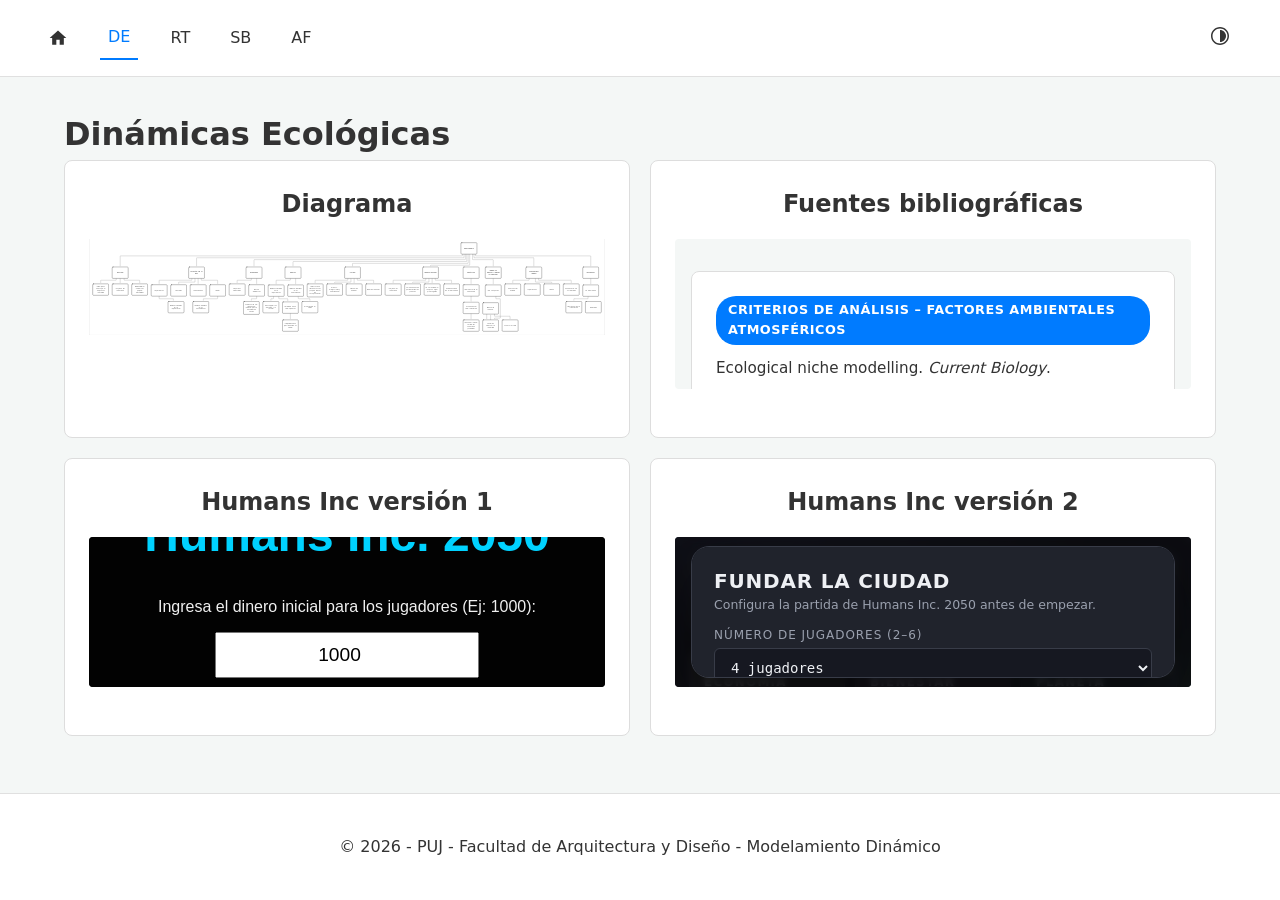
<file: modulo1.html>
<!DOCTYPE html>
<html lang="es" data-theme="light">
<head>
    <meta charset="UTF-8">
    <meta name="viewport" content="width=device-width, initial-scale=1.0">
    <title>Bitácora</title>
    <script>
        document.documentElement.setAttribute('data-theme', localStorage.getItem('theme') || 'light');
    </script>
    <link rel="stylesheet" href="css/styles.css">
</head>
<body>
    <app-navbar></app-navbar>

    <main class="container">
        <h1>Dinámicas Ecológicas</h1>
        <!-- <p></p> -->

        <section class="grid-cards">
            <!-- Tarjeta SVG -->
            <article class="card card-svg">
                <h2>Diagrama</h2>
                <div class="card-content">
                    <svg xmlns:xlink="http://www.w3.org/1999/xlink" transform-origin="0 0 0" viewBox="0 0 12539.14 2332.86"><defs><path id="reuse-0" fill="transparent" stroke="#333" d="m8319.94 0-.004 37.564q-.001 8-8.001 8H8q-8 0-8 8V295.75"/><path id="reuse-1" fill="transparent" stroke="#333" d="m6499.655 0 .009 83.127q0 8-8 8H8q-8 0-8 8V295.75"/><path id="reuse-2" fill="transparent" stroke="#333" d="m5137.306 0 .003 128.691q0 8-8 8H8q-8 0-8 8V295.75"/><path id="reuse-3" fill="transparent" stroke="#333" d="m4223.759 0-.002 174.255q0 8-8 8H8q-8 0-8 8V295.75"/><path id="reuse-4" fill="transparent" stroke="#333" d="m2811.289 0-.007 219.819q0 8-8 8H8q-8 0-8 8v59.931"/><path id="reuse-5" fill="transparent" stroke="#333" d="m952.274 0 .007 265.382q0 8-8 8H8q-8 0-8 8v14.368"/><path id="reuse-7" fill="transparent" stroke="#333" d="M.004 0 0 128.691q0 8 8 8h487.48q8 0 8 8V295.75"/><path id="reuse-8" fill="transparent" stroke="#333" d="M.01 0 0 83.127q0 8 8 8h1439.76q8 0 8 8V295.75"/><path id="reuse-9" fill="transparent" stroke="#333" d="m0 0 .005 37.564q0 8 8 8h2786.17q8 0 8 8V295.75"/><path id="reuse-10" fill="transparent" stroke="#333" d="M378.179 0v37.564q0 8-8 8H8q-8 0-8 8v59.931"/><path id="reuse-11" fill="transparent" stroke="#333" d="M0 0v113.495"/><path id="reuse-12" fill="transparent" stroke="#333" d="M0 0v37.564q0 8 8 8h362.179q8 0 8 8v59.931"/><path id="reuse-13" fill="transparent" stroke="#333" d="m795.094 0-.006 37.564q-.001 8-8.001 8H8q-8 0-8 8v79.296"/><path id="reuse-14" fill="transparent" stroke="#333" d="m396.4 0 .004 83.127q0 8-8 8H8q-8 0-8 8v33.733"/><path id="reuse-15" fill="transparent" stroke="#333" d="M.004 0 0 132.86"/><path id="reuse-16" fill="transparent" stroke="#333" d="m0 0 .006 37.564q.001 8 8.001 8H390.69q8 0 8 8v79.296"/><path id="reuse-17" fill="transparent" stroke="#333" d="M0 0v56.928q0 8 8 8h330.284q8 0 7.999 8l-.007 37.15"/><path id="reuse-20" fill="transparent" stroke="#333" d="M346.284 0v56.928q0 8-8 8H8q-8 0-7.999 8l.007 37.15"/><path id="reuse-21" fill="transparent" stroke="#333" d="m346.272 0 .01 37.564q.002 8-7.998 8H8q-8 0-8 8v59.931"/><path id="reuse-22" fill="transparent" stroke="#333" d="M.013 0 .002 132.86"/><path id="reuse-23" fill="transparent" stroke="#333" d="M127.578 0v56.928q0 8-8 8H8q-8 0-8 8v37.15"/><path id="reuse-24" fill="transparent" stroke="#333" d="m346.272 0 .01 37.564q.002 8-7.998 8H8q-8 0-8 8v85.75"/><path id="reuse-25" fill="transparent" stroke="#333" d="M.013 0 .002 139.315"/><path id="reuse-26" fill="transparent" stroke="#333" d="m63.776 0 .011 50.473q.002 8-7.998 8H8q-8 0-8 8v37.15"/><path id="reuse-27" fill="transparent" stroke="#333" d="M.013 0 .002 50.473q-.002 8 7.998 8h266.495q8 0 8 8v37.15"/><path id="reuse-28" fill="transparent" stroke="#333" d="M.013 0 .002 50.473q-.002 8 7.998 8h202.706q8 0 7.999 8l-.008 50.06"/><path id="reuse-30" fill="transparent" stroke="#333" d="M0 0v139.315"/><path id="reuse-31" fill="transparent" stroke="#333" d="m795.094 0-.006 37.564q-.001 8-8.001 8H8q-8 0-8 8v59.931"/><path id="reuse-32" fill="transparent" stroke="#333" d="m396.4 0 .004 83.127q0 8-8 8H8q-8 0-8 8v14.368"/><path id="reuse-33" fill="transparent" stroke="#333" d="M.004 0 0 113.495"/><path id="reuse-34" fill="transparent" stroke="#333" d="m0 0 .006 37.564q.001 8 8.001 8H390.69q8 0 8 8v59.931"/><path id="reuse-35" fill="transparent" stroke="#333" d="M0 0v132.86"/><path id="reuse-36" fill="transparent" stroke="#333" d="M0 0v129.442"/><path id="reuse-38" fill="transparent" stroke="#333" d="m31.907 0-.01 50.473q-.002 8 7.998 8h93.353q8 0 8 8v455.585q0 8-8 8H8q-8 0-8 8v14.368"/><path id="reuse-39" fill="transparent" stroke="#333" d="M0 0v123.177"/><path id="reuse-40" fill="transparent" stroke="#333" d="M0 146.373V23.196"/><path id="reuse-41" fill="transparent" stroke="#333" d="M0 0v47.246q0 8 8 8h362.179q8 0 8 8v59.931"/><path id="reuse-42" fill="transparent" stroke="#333" d="m398.69 0-.006 37.564q-.001 8-8.001 8H8q-8 0-8 8v59.931"/><path id="reuse-44" fill="transparent" stroke="#333" d="M.004 0 0 83.127q0 8 8 8h380.404q8 0 8 8v14.368"/><path id="reuse-45" fill="transparent" stroke="#333" d="m0 0 .006 37.564q.001 8 8.001 8h779.087q8 0 8 8v59.931"/><path id="reuse-46" fill="transparent" stroke="#333" d="m346.272 0 .01 50.473q.002 8-7.998 8H8q-8 0-8 8v37.15"/></defs><rect id="svg-board-background-color" width="100%" height="100%" fill="#000"/><svg class="diagram-widget" data-widget-id="3458764680343949300" preserveAspectRatio="none" style="width:5504.000000000002px;height:1023.9999999999998px" transform="scale(2.27819)" viewBox="0 0 5504 1024"><clipPath id="785526123049"><rect width="5504" height="1024" rx="0" ry="0"/></clipPath><rect id="Page-1" width="5504" height="1024" fill="#fff" fill-rule="evenodd" stroke="none" stroke-width="0" class="shape-element shape-element-rect" clip-path="url(#785526123049)" rx="0" ry="0"/></svg><g data-widget-id="1"><rect width="168" height="120" fill="#fff" stroke="#1a1a1a" stroke-linecap="round" stroke-linejoin="round" stroke-width="2" rx="8" transform="translate(9042.12 91.13)scale(2.27819)"/><text xml:space="preserve" x="17.375" y="48.5" fill="#1a1a1a" font-family="&quot;JetBrains Mono&quot;, &quot;Lucida Console&quot;, &quot;Andale Mono&quot;, AndaleMono, monospace, Noto Sans Hebrew, Noto Sans, Noto Sans JP, Noto Sans KR" font-size="14" lengthAdjust="spacingAndGlyphs" letter-spacing="0" textLength="101.25" transform="translate(9078.571 127.581)scale(2.27819)">MODELAMIENTO</text></g><g data-widget-id="2"><rect width="168" height="120" fill="#fff" stroke="#1a1a1a" stroke-linecap="round" stroke-linejoin="round" stroke-width="2" rx="8" transform="translate(564.99 683.46)scale(2.27819)"/><text xml:space="preserve" x="34.25" y="48.5" fill="#1a1a1a" font-family="&quot;JetBrains Mono&quot;, &quot;Lucida Console&quot;, &quot;Andale Mono&quot;, AndaleMono, monospace, Noto Sans Hebrew, Noto Sans, Noto Sans JP, Noto Sans KR" font-size="14" lengthAdjust="spacingAndGlyphs" letter-spacing="0" textLength="67.5" transform="translate(601.441 719.911)scale(2.27819)">REALIDAD</text></g><g data-widget-id="3"><rect width="168" height="120" fill="#fff" stroke="#1a1a1a" stroke-linecap="round" stroke-linejoin="round" stroke-width="2" rx="8" transform="translate(2421.71 683.46)scale(2.27819)"/><text xml:space="preserve" x="4.719" y="39" fill="#1a1a1a" font-family="&quot;JetBrains Mono&quot;, &quot;Lucida Console&quot;, &quot;Andale Mono&quot;, AndaleMono, monospace, Noto Sans Hebrew, Noto Sans, Noto Sans JP, Noto Sans KR" font-size="14" lengthAdjust="spacingAndGlyphs" letter-spacing="0" textLength="135" transform="translate(2458.161 719.911)scale(2.27819)">RELACIÓN CON LO </text><text xml:space="preserve" x="51.125" y="58" fill="#1a1a1a" font-family="&quot;JetBrains Mono&quot;, &quot;Lucida Console&quot;, &quot;Andale Mono&quot;, AndaleMono, monospace, Noto Sans Hebrew, Noto Sans, Noto Sans JP, Noto Sans KR" font-size="14" lengthAdjust="spacingAndGlyphs" letter-spacing="0" textLength="33.75" transform="translate(2458.161 719.911)scale(2.27819)">REAL</text></g><g data-widget-id="4"><rect width="168" height="120" fill="#fff" stroke="#1a1a1a" stroke-linecap="round" stroke-linejoin="round" stroke-width="2" rx="8" transform="translate(3818.24 683.46)scale(2.27819)"/><text xml:space="preserve" x="25.813" y="48.5" fill="#1a1a1a" font-family="&quot;JetBrains Mono&quot;, &quot;Lucida Console&quot;, &quot;Andale Mono&quot;, AndaleMono, monospace, Noto Sans Hebrew, Noto Sans, Noto Sans JP, Noto Sans KR" font-size="14" lengthAdjust="spacingAndGlyphs" letter-spacing="0" textLength="84.375" transform="translate(3854.691 719.911)scale(2.27819)">OBSERVADOR</text></g><g data-widget-id="5"><rect width="168" height="120" fill="#fff" stroke="#1a1a1a" stroke-linecap="round" stroke-linejoin="round" stroke-width="2" rx="8" transform="translate(4765.96 683.46)scale(2.27819)"/><text xml:space="preserve" x="38.469" y="48.5" fill="#1a1a1a" font-family="&quot;JetBrains Mono&quot;, &quot;Lucida Console&quot;, &quot;Andale Mono&quot;, AndaleMono, monospace, Noto Sans Hebrew, Noto Sans, Noto Sans JP, Noto Sans KR" font-size="14" lengthAdjust="spacingAndGlyphs" letter-spacing="0" textLength="59.063" transform="translate(4802.411 719.911)scale(2.27819)">MODELOS</text></g><g data-widget-id="6"><rect width="168" height="120" fill="#fff" stroke="#1a1a1a" stroke-linecap="round" stroke-linejoin="round" stroke-width="2" rx="8" transform="translate(6212.61 683.46)scale(2.27819)"/><text xml:space="preserve" x="38.469" y="48.5" fill="#1a1a1a" font-family="&quot;JetBrains Mono&quot;, &quot;Lucida Console&quot;, &quot;Andale Mono&quot;, AndaleMono, monospace, Noto Sans Hebrew, Noto Sans, Noto Sans JP, Noto Sans KR" font-size="14" lengthAdjust="spacingAndGlyphs" letter-spacing="0" textLength="59.063" transform="translate(6249.061 719.911)scale(2.27819)">CULTURA</text></g><g data-widget-id="7"><rect width="168" height="120" fill="#fff" stroke="#1a1a1a" stroke-linecap="round" stroke-linejoin="round" stroke-width="2" rx="8" transform="translate(8108.06 683.46)scale(2.27819)"/><text xml:space="preserve" x=".5" y="48.5" fill="#1a1a1a" font-family="&quot;JetBrains Mono&quot;, &quot;Lucida Console&quot;, &quot;Andale Mono&quot;, AndaleMono, monospace, Noto Sans Hebrew, Noto Sans, Noto Sans JP, Noto Sans KR" font-size="14" lengthAdjust="spacingAndGlyphs" letter-spacing="0" textLength="135" transform="translate(8144.511 719.911)scale(2.27819)">LENGUAJE NATURAL</text></g><g data-widget-id="8"><rect width="168" height="120" fill="#fff" stroke="#1a1a1a" stroke-linecap="round" stroke-linejoin="round" stroke-width="2" rx="8" transform="translate(9094.52 683.46)scale(2.27819)"/><text xml:space="preserve" x="25.813" y="48.5" fill="#1a1a1a" font-family="&quot;JetBrains Mono&quot;, &quot;Lucida Console&quot;, &quot;Andale Mono&quot;, AndaleMono, monospace, Noto Sans Hebrew, Noto Sans, Noto Sans JP, Noto Sans KR" font-size="14" lengthAdjust="spacingAndGlyphs" letter-spacing="0" textLength="84.375" transform="translate(9130.971 719.911)scale(2.27819)">HEURÍSTICA</text></g><g data-widget-id="9"><rect width="168" height="120" fill="#fff" stroke="#1a1a1a" stroke-linecap="round" stroke-linejoin="round" stroke-width="2" rx="8" transform="translate(9632.17 683.46)scale(2.27819)"/><text xml:space="preserve" x="30.031" y="29.5" fill="#1a1a1a" font-family="&quot;JetBrains Mono&quot;, &quot;Lucida Console&quot;, &quot;Andale Mono&quot;, AndaleMono, monospace, Noto Sans Hebrew, Noto Sans, Noto Sans JP, Noto Sans KR" font-size="14" lengthAdjust="spacingAndGlyphs" letter-spacing="0" textLength="84.375" transform="translate(9668.621 719.911)scale(2.27819)">MANERA DE </text><text xml:space="preserve" x=".5" y="48.5" fill="#1a1a1a" font-family="&quot;JetBrains Mono&quot;, &quot;Lucida Console&quot;, &quot;Andale Mono&quot;, AndaleMono, monospace, Noto Sans Hebrew, Noto Sans, Noto Sans JP, Noto Sans KR" font-size="14" lengthAdjust="spacingAndGlyphs" letter-spacing="0" textLength="135" transform="translate(9668.621 719.911)scale(2.27819)">HABITAR ↔ MANERA</text><text xml:space="preserve" x="21.594" y="67.5" fill="#1a1a1a" font-family="&quot;JetBrains Mono&quot;, &quot;Lucida Console&quot;, &quot;Andale Mono&quot;, AndaleMono, monospace, Noto Sans Hebrew, Noto Sans, Noto Sans JP, Noto Sans KR" font-size="14" lengthAdjust="spacingAndGlyphs" letter-spacing="0" textLength="92.813" transform="translate(9668.621 719.911)scale(2.27819)">DE OBSERVAR</text></g><g data-widget-id="10"><rect width="168" height="120" fill="#fff" stroke="#1a1a1a" stroke-linecap="round" stroke-linejoin="round" stroke-width="2" rx="8" transform="translate(10618.62 683.46)scale(2.27819)"/><text xml:space="preserve" x="17.375" y="39" fill="#1a1a1a" font-family="&quot;JetBrains Mono&quot;, &quot;Lucida Console&quot;, &quot;Andale Mono&quot;, AndaleMono, monospace, Noto Sans Hebrew, Noto Sans, Noto Sans JP, Noto Sans KR" font-size="14" lengthAdjust="spacingAndGlyphs" letter-spacing="0" textLength="109.688" transform="translate(10655.071 719.911)scale(2.27819)">CONOCIMIENTO </text><text xml:space="preserve" x="42.688" y="58" fill="#1a1a1a" font-family="&quot;JetBrains Mono&quot;, &quot;Lucida Console&quot;, &quot;Andale Mono&quot;, AndaleMono, monospace, Noto Sans Hebrew, Noto Sans, Noto Sans JP, Noto Sans KR" font-size="14" lengthAdjust="spacingAndGlyphs" letter-spacing="0" textLength="50.625" transform="translate(10655.071 719.911)scale(2.27819)">HUMANO</text></g><g data-widget-id="11"><rect width="168" height="120" fill="#fff" stroke="#1a1a1a" stroke-linecap="round" stroke-linejoin="round" stroke-width="2" rx="8" transform="translate(12001.48 683.46)scale(2.27819)"/><text xml:space="preserve" x="25.813" y="48.5" fill="#1a1a1a" font-family="&quot;JetBrains Mono&quot;, &quot;Lucida Console&quot;, &quot;Andale Mono&quot;, AndaleMono, monospace, Noto Sans Hebrew, Noto Sans, Noto Sans JP, Noto Sans KR" font-size="14" lengthAdjust="spacingAndGlyphs" letter-spacing="0" textLength="84.375" transform="translate(12037.931 719.911)scale(2.27819)">NATURALEZA</text></g><g data-widget-id="12"><rect width="168" height="120" fill="#fff" stroke="#1a1a1a" stroke-linecap="round" stroke-linejoin="round" stroke-width="2" rx="8" transform="translate(91.13 1093.53)scale(2.27819)"/><text xml:space="preserve" x="25.813" y="20" fill="#1a1a1a" font-family="&quot;JetBrains Mono&quot;, &quot;Lucida Console&quot;, &quot;Andale Mono&quot;, AndaleMono, monospace, Noto Sans Hebrew, Noto Sans, Noto Sans JP, Noto Sans KR" font-size="14" lengthAdjust="spacingAndGlyphs" letter-spacing="0" textLength="92.813" transform="translate(127.581 1129.981)scale(2.27819)">Cada época </text><text xml:space="preserve" x="17.375" y="39" fill="#1a1a1a" font-family="&quot;JetBrains Mono&quot;, &quot;Lucida Console&quot;, &quot;Andale Mono&quot;, AndaleMono, monospace, Noto Sans Hebrew, Noto Sans, Noto Sans JP, Noto Sans KR" font-size="14" lengthAdjust="spacingAndGlyphs" letter-spacing="0" textLength="109.688" transform="translate(127.581 1129.981)scale(2.27819)">construye su </text><text xml:space="preserve" x="25.813" y="58" fill="#1a1a1a" font-family="&quot;JetBrains Mono&quot;, &quot;Lucida Console&quot;, &quot;Andale Mono&quot;, AndaleMono, monospace, Noto Sans Hebrew, Noto Sans, Noto Sans JP, Noto Sans KR" font-size="14" lengthAdjust="spacingAndGlyphs" letter-spacing="0" textLength="92.813" transform="translate(127.581 1129.981)scale(2.27819)">respectiva </text><text xml:space="preserve" x="34.25" y="77" fill="#1a1a1a" font-family="&quot;JetBrains Mono&quot;, &quot;Lucida Console&quot;, &quot;Andale Mono&quot;, AndaleMono, monospace, Noto Sans Hebrew, Noto Sans, Noto Sans JP, Noto Sans KR" font-size="14" lengthAdjust="spacingAndGlyphs" letter-spacing="0" textLength="67.5" transform="translate(127.581 1129.981)scale(2.27819)">realidad</text></g><g data-widget-id="13"><rect width="168" height="120" fill="#fff" stroke="#1a1a1a" stroke-linecap="round" stroke-linejoin="round" stroke-width="2" rx="8" transform="translate(564.99 1093.53)scale(2.27819)"/><text xml:space="preserve" x="21.594" y="39" fill="#1a1a1a" font-family="&quot;JetBrains Mono&quot;, &quot;Lucida Console&quot;, &quot;Andale Mono&quot;, AndaleMono, monospace, Noto Sans Hebrew, Noto Sans, Noto Sans JP, Noto Sans KR" font-size="14" lengthAdjust="spacingAndGlyphs" letter-spacing="0" textLength="101.25" transform="translate(601.441 1129.981)scale(2.27819)">Conjunto de </text><text xml:space="preserve" x="25.813" y="58" fill="#1a1a1a" font-family="&quot;JetBrains Mono&quot;, &quot;Lucida Console&quot;, &quot;Andale Mono&quot;, AndaleMono, monospace, Noto Sans Hebrew, Noto Sans, Noto Sans JP, Noto Sans KR" font-size="14" lengthAdjust="spacingAndGlyphs" letter-spacing="0" textLength="84.375" transform="translate(601.441 1129.981)scale(2.27819)">relaciones</text></g><g data-widget-id="14"><rect width="168" height="120" fill="#fff" stroke="#1a1a1a" stroke-linecap="round" stroke-linejoin="round" stroke-width="2" rx="8" transform="translate(1038.85 1093.53)scale(2.27819)"/><text xml:space="preserve" x="17.375" y="20" fill="#1a1a1a" font-family="&quot;JetBrains Mono&quot;, &quot;Lucida Console&quot;, &quot;Andale Mono&quot;, AndaleMono, monospace, Noto Sans Hebrew, Noto Sans, Noto Sans JP, Noto Sans KR" font-size="14" lengthAdjust="spacingAndGlyphs" letter-spacing="0" textLength="109.688" transform="translate(1075.301 1129.981)scale(2.27819)">Humanidad ha </text><text xml:space="preserve" x="25.813" y="39" fill="#1a1a1a" font-family="&quot;JetBrains Mono&quot;, &quot;Lucida Console&quot;, &quot;Andale Mono&quot;, AndaleMono, monospace, Noto Sans Hebrew, Noto Sans, Noto Sans JP, Noto Sans KR" font-size="14" lengthAdjust="spacingAndGlyphs" letter-spacing="0" textLength="92.813" transform="translate(1075.301 1129.981)scale(2.27819)">creado sus </text><text xml:space="preserve" x="38.469" y="58" fill="#1a1a1a" font-family="&quot;JetBrains Mono&quot;, &quot;Lucida Console&quot;, &quot;Andale Mono&quot;, AndaleMono, monospace, Noto Sans Hebrew, Noto Sans, Noto Sans JP, Noto Sans KR" font-size="14" lengthAdjust="spacingAndGlyphs" letter-spacing="0" textLength="67.5" transform="translate(1075.301 1129.981)scale(2.27819)">propias </text><text xml:space="preserve" x="25.813" y="77" fill="#1a1a1a" font-family="&quot;JetBrains Mono&quot;, &quot;Lucida Console&quot;, &quot;Andale Mono&quot;, AndaleMono, monospace, Noto Sans Hebrew, Noto Sans, Noto Sans JP, Noto Sans KR" font-size="14" lengthAdjust="spacingAndGlyphs" letter-spacing="0" textLength="84.375" transform="translate(1075.301 1129.981)scale(2.27819)">realidades</text></g><g data-widget-id="15"><rect width="168" height="120" fill="#fff" stroke="#1a1a1a" stroke-linecap="round" stroke-linejoin="round" stroke-width="2" rx="8" transform="translate(1512.72 1112.89)scale(2.27819)"/><text xml:space="preserve" x="21.594" y="48.5" fill="#1a1a1a" font-family="&quot;JetBrains Mono&quot;, &quot;Lucida Console&quot;, &quot;Andale Mono&quot;, AndaleMono, monospace, Noto Sans Hebrew, Noto Sans, Noto Sans JP, Noto Sans KR" font-size="14" lengthAdjust="spacingAndGlyphs" letter-spacing="0" textLength="92.813" transform="translate(1549.171 1149.341)scale(2.27819)">Experiencia</text></g><g data-widget-id="16"><rect width="168" height="120" fill="#fff" stroke="#1a1a1a" stroke-linecap="round" stroke-linejoin="round" stroke-width="2" rx="8" transform="translate(1986.58 1112.89)scale(2.27819)"/><text xml:space="preserve" x="34.25" y="48.5" fill="#1a1a1a" font-family="&quot;JetBrains Mono&quot;, &quot;Lucida Console&quot;, &quot;Andale Mono&quot;, AndaleMono, monospace, Noto Sans Hebrew, Noto Sans, Noto Sans JP, Noto Sans KR" font-size="14" lengthAdjust="spacingAndGlyphs" letter-spacing="0" textLength="67.5" transform="translate(2023.031 1149.341)scale(2.27819)">Sentidos</text></g><g data-widget-id="17"><rect width="168" height="120" fill="#fff" stroke="#1a1a1a" stroke-linecap="round" stroke-linejoin="round" stroke-width="2" rx="8" transform="translate(2460.44 1112.89)scale(2.27819)"/><text xml:space="preserve" x="17.375" y="48.5" fill="#1a1a1a" font-family="&quot;JetBrains Mono&quot;, &quot;Lucida Console&quot;, &quot;Andale Mono&quot;, AndaleMono, monospace, Noto Sans Hebrew, Noto Sans, Noto Sans JP, Noto Sans KR" font-size="14" lengthAdjust="spacingAndGlyphs" letter-spacing="0" textLength="101.25" transform="translate(2496.891 1149.341)scale(2.27819)">Conocimiento</text></g><g data-widget-id="18"><rect width="168" height="120" fill="#fff" stroke="#1a1a1a" stroke-linecap="round" stroke-linejoin="round" stroke-width="2" rx="8" transform="translate(2934.3 1112.89)scale(2.27819)"/><text xml:space="preserve" x="46.906" y="48.5" fill="#1a1a1a" font-family="&quot;JetBrains Mono&quot;, &quot;Lucida Console&quot;, &quot;Andale Mono&quot;, AndaleMono, monospace, Noto Sans Hebrew, Noto Sans, Noto Sans JP, Noto Sans KR" font-size="14" lengthAdjust="spacingAndGlyphs" letter-spacing="0" textLength="42.188" transform="translate(2970.751 1149.341)scale(2.27819)">Razón</text></g><g data-widget-id="19"><rect width="168" height="120" fill="#fff" stroke="#1a1a1a" stroke-linecap="round" stroke-linejoin="round" stroke-width="2" rx="8" transform="translate(1922.79 1519.55)scale(2.27819)"/><text xml:space="preserve" x="4.719" y="29.5" fill="#1a1a1a" font-family="&quot;JetBrains Mono&quot;, &quot;Lucida Console&quot;, &quot;Andale Mono&quot;, AndaleMono, monospace, Noto Sans Hebrew, Noto Sans, Noto Sans JP, Noto Sans KR" font-size="14" lengthAdjust="spacingAndGlyphs" letter-spacing="0" textLength="135" transform="translate(1959.241 1556.001)scale(2.27819)">Modelos basados </text><text xml:space="preserve" x="46.906" y="48.5" fill="#1a1a1a" font-family="&quot;JetBrains Mono&quot;, &quot;Lucida Console&quot;, &quot;Andale Mono&quot;, AndaleMono, monospace, Noto Sans Hebrew, Noto Sans, Noto Sans JP, Noto Sans KR" font-size="14" lengthAdjust="spacingAndGlyphs" letter-spacing="0" textLength="50.625" transform="translate(1959.241 1556.001)scale(2.27819)">en la </text><text xml:space="preserve" x="21.594" y="67.5" fill="#1a1a1a" font-family="&quot;JetBrains Mono&quot;, &quot;Lucida Console&quot;, &quot;Andale Mono&quot;, AndaleMono, monospace, Noto Sans Hebrew, Noto Sans, Noto Sans JP, Noto Sans KR" font-size="14" lengthAdjust="spacingAndGlyphs" letter-spacing="0" textLength="92.813" transform="translate(1959.241 1556.001)scale(2.27819)">experiencia</text></g><g data-widget-id="20"><rect width="168" height="120" fill="#fff" stroke="#1a1a1a" stroke-linecap="round" stroke-linejoin="round" stroke-width="2" rx="8" transform="translate(2524.23 1519.55)scale(2.27819)"/><text xml:space="preserve" x="4.719" y="29.5" fill="#1a1a1a" font-family="&quot;JetBrains Mono&quot;, &quot;Lucida Console&quot;, &quot;Andale Mono&quot;, AndaleMono, monospace, Noto Sans Hebrew, Noto Sans, Noto Sans JP, Noto Sans KR" font-size="14" lengthAdjust="spacingAndGlyphs" letter-spacing="0" textLength="135" transform="translate(2560.681 1556.001)scale(2.27819)">Modelos basados </text><text xml:space="preserve" x="46.906" y="48.5" fill="#1a1a1a" font-family="&quot;JetBrains Mono&quot;, &quot;Lucida Console&quot;, &quot;Andale Mono&quot;, AndaleMono, monospace, Noto Sans Hebrew, Noto Sans, Noto Sans JP, Noto Sans KR" font-size="14" lengthAdjust="spacingAndGlyphs" letter-spacing="0" textLength="50.625" transform="translate(2560.681 1556.001)scale(2.27819)">en el </text><text xml:space="preserve" x="17.375" y="67.5" fill="#1a1a1a" font-family="&quot;JetBrains Mono&quot;, &quot;Lucida Console&quot;, &quot;Andale Mono&quot;, AndaleMono, monospace, Noto Sans Hebrew, Noto Sans, Noto Sans JP, Noto Sans KR" font-size="14" lengthAdjust="spacingAndGlyphs" letter-spacing="0" textLength="101.25" transform="translate(2560.681 1556.001)scale(2.27819)">conocimiento</text></g><g data-widget-id="21"><rect width="168" height="120" fill="#fff" stroke="#1a1a1a" stroke-linecap="round" stroke-linejoin="round" stroke-width="2" rx="8" transform="translate(3408.17 1093.53)scale(2.27819)"/><text xml:space="preserve" x="30.031" y="39" fill="#1a1a1a" font-family="&quot;JetBrains Mono&quot;, &quot;Lucida Console&quot;, &quot;Andale Mono&quot;, AndaleMono, monospace, Noto Sans Hebrew, Noto Sans, Noto Sans JP, Noto Sans KR" font-size="14" lengthAdjust="spacingAndGlyphs" letter-spacing="0" textLength="84.375" transform="translate(3444.621 1129.981)scale(2.27819)">Papel del </text><text xml:space="preserve" x="25.813" y="58" fill="#1a1a1a" font-family="&quot;JetBrains Mono&quot;, &quot;Lucida Console&quot;, &quot;Andale Mono&quot;, AndaleMono, monospace, Noto Sans Hebrew, Noto Sans, Noto Sans JP, Noto Sans KR" font-size="14" lengthAdjust="spacingAndGlyphs" letter-spacing="0" textLength="84.375" transform="translate(3444.621 1129.981)scale(2.27819)">observador</text></g><g data-widget-id="22"><rect width="168" height="120" fill="#fff" stroke="#1a1a1a" stroke-linecap="round" stroke-linejoin="round" stroke-width="2" rx="8" transform="translate(3882.03 1112.89)scale(2.27819)"/><text xml:space="preserve" x="42.688" y="39" fill="#1a1a1a" font-family="&quot;JetBrains Mono&quot;, &quot;Lucida Console&quot;, &quot;Andale Mono&quot;, AndaleMono, monospace, Noto Sans Hebrew, Noto Sans, Noto Sans JP, Noto Sans KR" font-size="14" lengthAdjust="spacingAndGlyphs" letter-spacing="0" textLength="59.063" transform="translate(3918.481 1149.341)scale(2.27819)">Marcos </text><text xml:space="preserve" x="25.813" y="58" fill="#1a1a1a" font-family="&quot;JetBrains Mono&quot;, &quot;Lucida Console&quot;, &quot;Andale Mono&quot;, AndaleMono, monospace, Noto Sans Hebrew, Noto Sans, Noto Sans JP, Noto Sans KR" font-size="14" lengthAdjust="spacingAndGlyphs" letter-spacing="0" textLength="84.375" transform="translate(3918.481 1149.341)scale(2.27819)">simbólicos</text></g><g data-widget-id="23"><rect width="168" height="137" fill="#fff" stroke="#1a1a1a" stroke-linecap="round" stroke-linejoin="round" stroke-width="2" rx="8" transform="translate(3754.45 1519.55)scale(2.27819)"/><text xml:space="preserve" x="4.719" y="19" fill="#1a1a1a" font-family="&quot;JetBrains Mono&quot;, &quot;Lucida Console&quot;, &quot;Andale Mono&quot;, AndaleMono, monospace, Noto Sans Hebrew, Noto Sans, Noto Sans JP, Noto Sans KR" font-size="14" lengthAdjust="spacingAndGlyphs" letter-spacing="0" textLength="135" transform="translate(3790.901 1556.001)scale(2.27819)">Producto de las </text><text xml:space="preserve" x="25.813" y="38" fill="#1a1a1a" font-family="&quot;JetBrains Mono&quot;, &quot;Lucida Console&quot;, &quot;Andale Mono&quot;, AndaleMono, monospace, Noto Sans Hebrew, Noto Sans, Noto Sans JP, Noto Sans KR" font-size="14" lengthAdjust="spacingAndGlyphs" letter-spacing="0" textLength="92.813" transform="translate(3790.901 1556.001)scale(2.27819)">diferentes </text><text xml:space="preserve" x="8.938" y="57" fill="#1a1a1a" font-family="&quot;JetBrains Mono&quot;, &quot;Lucida Console&quot;, &quot;Andale Mono&quot;, AndaleMono, monospace, Noto Sans Hebrew, Noto Sans, Noto Sans JP, Noto Sans KR" font-size="14" lengthAdjust="spacingAndGlyphs" letter-spacing="0" textLength="126.563" transform="translate(3790.901 1556.001)scale(2.27819)">maneras que la </text><text xml:space="preserve" x="21.594" y="76" fill="#1a1a1a" font-family="&quot;JetBrains Mono&quot;, &quot;Lucida Console&quot;, &quot;Andale Mono&quot;, AndaleMono, monospace, Noto Sans Hebrew, Noto Sans, Noto Sans JP, Noto Sans KR" font-size="14" lengthAdjust="spacingAndGlyphs" letter-spacing="0" textLength="101.25" transform="translate(3790.901 1556.001)scale(2.27819)">sociedad ha </text><text xml:space="preserve" x="42.688" y="95" fill="#1a1a1a" font-family="&quot;JetBrains Mono&quot;, &quot;Lucida Console&quot;, &quot;Andale Mono&quot;, AndaleMono, monospace, Noto Sans Hebrew, Noto Sans, Noto Sans JP, Noto Sans KR" font-size="14" lengthAdjust="spacingAndGlyphs" letter-spacing="0" textLength="50.625" transform="translate(3790.901 1556.001)scale(2.27819)">vivido</text></g><g data-widget-id="24"><rect width="168" height="120" fill="#fff" stroke="#1a1a1a" stroke-linecap="round" stroke-linejoin="round" stroke-width="2" rx="8" transform="translate(4355.89 1119.35)scale(2.27819)"/><text xml:space="preserve" x="4.719" y="29.5" fill="#1a1a1a" font-family="&quot;JetBrains Mono&quot;, &quot;Lucida Console&quot;, &quot;Andale Mono&quot;, AndaleMono, monospace, Noto Sans Hebrew, Noto Sans, Noto Sans JP, Noto Sans KR" font-size="14" lengthAdjust="spacingAndGlyphs" letter-spacing="0" textLength="135" transform="translate(4392.341 1155.801)scale(2.27819)">Modelos basados </text><text xml:space="preserve" x="46.906" y="48.5" fill="#1a1a1a" font-family="&quot;JetBrains Mono&quot;, &quot;Lucida Console&quot;, &quot;Andale Mono&quot;, AndaleMono, monospace, Noto Sans Hebrew, Noto Sans, Noto Sans JP, Noto Sans KR" font-size="14" lengthAdjust="spacingAndGlyphs" letter-spacing="0" textLength="50.625" transform="translate(4392.341 1155.801)scale(2.27819)">en la </text><text xml:space="preserve" x="21.594" y="67.5" fill="#1a1a1a" font-family="&quot;JetBrains Mono&quot;, &quot;Lucida Console&quot;, &quot;Andale Mono&quot;, AndaleMono, monospace, Noto Sans Hebrew, Noto Sans, Noto Sans JP, Noto Sans KR" font-size="14" lengthAdjust="spacingAndGlyphs" letter-spacing="0" textLength="92.813" transform="translate(4392.341 1155.801)scale(2.27819)">experiencia</text></g><g data-widget-id="25"><rect width="168" height="120" fill="#fff" stroke="#1a1a1a" stroke-linecap="round" stroke-linejoin="round" stroke-width="2" rx="8" transform="translate(4829.75 1119.35)scale(2.27819)"/><text xml:space="preserve" x="4.719" y="29.5" fill="#1a1a1a" font-family="&quot;JetBrains Mono&quot;, &quot;Lucida Console&quot;, &quot;Andale Mono&quot;, AndaleMono, monospace, Noto Sans Hebrew, Noto Sans, Noto Sans JP, Noto Sans KR" font-size="14" lengthAdjust="spacingAndGlyphs" letter-spacing="0" textLength="135" transform="translate(4866.201 1155.801)scale(2.27819)">Modelos basados </text><text xml:space="preserve" x="46.906" y="48.5" fill="#1a1a1a" font-family="&quot;JetBrains Mono&quot;, &quot;Lucida Console&quot;, &quot;Andale Mono&quot;, AndaleMono, monospace, Noto Sans Hebrew, Noto Sans, Noto Sans JP, Noto Sans KR" font-size="14" lengthAdjust="spacingAndGlyphs" letter-spacing="0" textLength="50.625" transform="translate(4866.201 1155.801)scale(2.27819)">en el </text><text xml:space="preserve" x="17.375" y="67.5" fill="#1a1a1a" font-family="&quot;JetBrains Mono&quot;, &quot;Lucida Console&quot;, &quot;Andale Mono&quot;, AndaleMono, monospace, Noto Sans Hebrew, Noto Sans, Noto Sans JP, Noto Sans KR" font-size="14" lengthAdjust="spacingAndGlyphs" letter-spacing="0" textLength="101.25" transform="translate(4866.201 1155.801)scale(2.27819)">conocimiento</text></g><g data-widget-id="26"><rect width="168" height="120" fill="#fff" stroke="#1a1a1a" stroke-linecap="round" stroke-linejoin="round" stroke-width="2" rx="8" transform="translate(4228.31 1519.55)scale(2.27819)"/><text xml:space="preserve" x="4.719" y="29.5" fill="#1a1a1a" font-family="&quot;JetBrains Mono&quot;, &quot;Lucida Console&quot;, &quot;Andale Mono&quot;, AndaleMono, monospace, Noto Sans Hebrew, Noto Sans, Noto Sans JP, Noto Sans KR" font-size="14" lengthAdjust="spacingAndGlyphs" letter-spacing="0" textLength="135" transform="translate(4264.761 1556.001)scale(2.27819)">Privilegian los </text><text xml:space="preserve" x="13.156" y="48.5" fill="#1a1a1a" font-family="&quot;JetBrains Mono&quot;, &quot;Lucida Console&quot;, &quot;Andale Mono&quot;, AndaleMono, monospace, Noto Sans Hebrew, Noto Sans, Noto Sans JP, Noto Sans KR" font-size="14" lengthAdjust="spacingAndGlyphs" letter-spacing="0" textLength="118.125" transform="translate(4264.761 1556.001)scale(2.27819)">sentidos y lo </text><text xml:space="preserve" x="42.688" y="67.5" fill="#1a1a1a" font-family="&quot;JetBrains Mono&quot;, &quot;Lucida Console&quot;, &quot;Andale Mono&quot;, AndaleMono, monospace, Noto Sans Hebrew, Noto Sans, Noto Sans JP, Noto Sans KR" font-size="14" lengthAdjust="spacingAndGlyphs" letter-spacing="0" textLength="50.625" transform="translate(4264.761 1556.001)scale(2.27819)">vivido</text></g><g data-widget-id="27"><rect width="168" height="120" fill="#fff" stroke="#1a1a1a" stroke-linecap="round" stroke-linejoin="round" stroke-width="2" rx="8" transform="translate(5176.04 1519.55)scale(2.27819)"/><text xml:space="preserve" x="8.938" y="39" fill="#1a1a1a" font-family="&quot;JetBrains Mono&quot;, &quot;Lucida Console&quot;, &quot;Andale Mono&quot;, AndaleMono, monospace, Noto Sans Hebrew, Noto Sans, Noto Sans JP, Noto Sans KR" font-size="14" lengthAdjust="spacingAndGlyphs" letter-spacing="0" textLength="126.563" transform="translate(5212.491 1556.001)scale(2.27819)">Privilegian la </text><text xml:space="preserve" x="46.906" y="58" fill="#1a1a1a" font-family="&quot;JetBrains Mono&quot;, &quot;Lucida Console&quot;, &quot;Andale Mono&quot;, AndaleMono, monospace, Noto Sans Hebrew, Noto Sans, Noto Sans JP, Noto Sans KR" font-size="14" lengthAdjust="spacingAndGlyphs" letter-spacing="0" textLength="42.188" transform="translate(5212.491 1556.001)scale(2.27819)">razón</text></g><g data-widget-id="28"><rect width="168" height="120" fill="#fff" stroke="#1a1a1a" stroke-linecap="round" stroke-linejoin="round" stroke-width="2" rx="8" transform="translate(4702.18 1532.46)scale(2.27819)"/><text xml:space="preserve" x="8.938" y="39" fill="#1a1a1a" font-family="&quot;JetBrains Mono&quot;, &quot;Lucida Console&quot;, &quot;Andale Mono&quot;, AndaleMono, monospace, Noto Sans Hebrew, Noto Sans, Noto Sans JP, Noto Sans KR" font-size="14" lengthAdjust="spacingAndGlyphs" letter-spacing="0" textLength="126.563" transform="translate(4738.631 1568.911)scale(2.27819)">No deben verse </text><text xml:space="preserve" x="13.156" y="58" fill="#1a1a1a" font-family="&quot;JetBrains Mono&quot;, &quot;Lucida Console&quot;, &quot;Andale Mono&quot;, AndaleMono, monospace, Noto Sans Hebrew, Noto Sans, Noto Sans JP, Noto Sans KR" font-size="14" lengthAdjust="spacingAndGlyphs" letter-spacing="0" textLength="109.688" transform="translate(4738.631 1568.911)scale(2.27819)">como opuestos</text></g><g data-widget-id="29"><rect width="168" height="120" fill="#fff" stroke="#1a1a1a" stroke-linecap="round" stroke-linejoin="round" stroke-width="2" rx="8" transform="translate(4702.18 1968.35)scale(2.27819)"/><text xml:space="preserve" x="8.938" y="29.5" fill="#1a1a1a" font-family="&quot;JetBrains Mono&quot;, &quot;Lucida Console&quot;, &quot;Andale Mono&quot;, AndaleMono, monospace, Noto Sans Hebrew, Noto Sans, Noto Sans JP, Noto Sans KR" font-size="14" lengthAdjust="spacingAndGlyphs" letter-spacing="0" textLength="126.563" transform="translate(4738.631 2004.801)scale(2.27819)">Complementarse </text><text xml:space="preserve" x=".5" y="48.5" fill="#1a1a1a" font-family="&quot;JetBrains Mono&quot;, &quot;Lucida Console&quot;, &quot;Andale Mono&quot;, AndaleMono, monospace, Noto Sans Hebrew, Noto Sans, Noto Sans JP, Noto Sans KR" font-size="14" lengthAdjust="spacingAndGlyphs" letter-spacing="0" textLength="135" transform="translate(4738.631 2004.801)scale(2.27819)">para entender el</text><text xml:space="preserve" x="46.906" y="67.5" fill="#1a1a1a" font-family="&quot;JetBrains Mono&quot;, &quot;Lucida Console&quot;, &quot;Andale Mono&quot;, AndaleMono, monospace, Noto Sans Hebrew, Noto Sans, Noto Sans JP, Noto Sans KR" font-size="14" lengthAdjust="spacingAndGlyphs" letter-spacing="0" textLength="42.188" transform="translate(4738.631 2004.801)scale(2.27819)">mundo</text></g><g data-widget-id="30"><rect width="168" height="137" fill="#fff" stroke="#1a1a1a" stroke-linecap="round" stroke-linejoin="round" stroke-width="2" rx="8" transform="translate(5303.62 1093.53)scale(2.27819)"/><text xml:space="preserve" x="17.375" y="19" fill="#1a1a1a" font-family="&quot;JetBrains Mono&quot;, &quot;Lucida Console&quot;, &quot;Andale Mono&quot;, AndaleMono, monospace, Noto Sans Hebrew, Noto Sans, Noto Sans JP, Noto Sans KR" font-size="14" lengthAdjust="spacingAndGlyphs" letter-spacing="0" textLength="109.688" transform="translate(5340.071 1129.981)scale(2.27819)">Cada cultura </text><text xml:space="preserve" x="8.938" y="38" fill="#1a1a1a" font-family="&quot;JetBrains Mono&quot;, &quot;Lucida Console&quot;, &quot;Andale Mono&quot;, AndaleMono, monospace, Noto Sans Hebrew, Noto Sans, Noto Sans JP, Noto Sans KR" font-size="14" lengthAdjust="spacingAndGlyphs" letter-spacing="0" textLength="126.563" transform="translate(5340.071 1129.981)scale(2.27819)">desarrolla sus </text><text xml:space="preserve" x="8.938" y="57" fill="#1a1a1a" font-family="&quot;JetBrains Mono&quot;, &quot;Lucida Console&quot;, &quot;Andale Mono&quot;, AndaleMono, monospace, Noto Sans Hebrew, Noto Sans, Noto Sans JP, Noto Sans KR" font-size="14" lengthAdjust="spacingAndGlyphs" letter-spacing="0" textLength="126.563" transform="translate(5340.071 1129.981)scale(2.27819)">propios marcos </text><text xml:space="preserve" x="59.563" y="76" fill="#1a1a1a" font-family="&quot;JetBrains Mono&quot;, &quot;Lucida Console&quot;, &quot;Andale Mono&quot;, AndaleMono, monospace, Noto Sans Hebrew, Noto Sans, Noto Sans JP, Noto Sans KR" font-size="14" lengthAdjust="spacingAndGlyphs" letter-spacing="0" textLength="25.313" transform="translate(5340.071 1129.981)scale(2.27819)">de </text><text xml:space="preserve" x="8.938" y="95" fill="#1a1a1a" font-family="&quot;JetBrains Mono&quot;, &quot;Lucida Console&quot;, &quot;Andale Mono&quot;, AndaleMono, monospace, Noto Sans Hebrew, Noto Sans, Noto Sans JP, Noto Sans KR" font-size="14" lengthAdjust="spacingAndGlyphs" letter-spacing="0" textLength="118.125" transform="translate(5340.071 1129.981)scale(2.27819)">interpretación</text></g><g data-widget-id="31"><rect width="168" height="120" fill="#fff" stroke="#1a1a1a" stroke-linecap="round" stroke-linejoin="round" stroke-width="2" rx="8" transform="translate(5777.48 1093.53)scale(2.27819)"/><text xml:space="preserve" x="30.031" y="29.5" fill="#1a1a1a" font-family="&quot;JetBrains Mono&quot;, &quot;Lucida Console&quot;, &quot;Andale Mono&quot;, AndaleMono, monospace, Noto Sans Hebrew, Noto Sans, Noto Sans JP, Noto Sans KR" font-size="14" lengthAdjust="spacingAndGlyphs" letter-spacing="0" textLength="84.375" transform="translate(5813.931 1129.981)scale(2.27819)">Cultura - </text><text xml:space="preserve" x="8.938" y="48.5" fill="#1a1a1a" font-family="&quot;JetBrains Mono&quot;, &quot;Lucida Console&quot;, &quot;Andale Mono&quot;, AndaleMono, monospace, Noto Sans Hebrew, Noto Sans, Noto Sans JP, Noto Sans KR" font-size="14" lengthAdjust="spacingAndGlyphs" letter-spacing="0" textLength="126.563" transform="translate(5813.931 1129.981)scale(2.27819)">integra vida y </text><text xml:space="preserve" x="17.375" y="67.5" fill="#1a1a1a" font-family="&quot;JetBrains Mono&quot;, &quot;Lucida Console&quot;, &quot;Andale Mono&quot;, AndaleMono, monospace, Noto Sans Hebrew, Noto Sans, Noto Sans JP, Noto Sans KR" font-size="14" lengthAdjust="spacingAndGlyphs" letter-spacing="0" textLength="101.25" transform="translate(5813.931 1129.981)scale(2.27819)">conocimiento</text></g><g data-widget-id="32"><rect width="168" height="120" fill="#fff" stroke="#1a1a1a" stroke-linecap="round" stroke-linejoin="round" stroke-width="2" rx="8" transform="translate(6251.34 1093.53)scale(2.27819)"/><text xml:space="preserve" x="30.031" y="39" fill="#1a1a1a" font-family="&quot;JetBrains Mono&quot;, &quot;Lucida Console&quot;, &quot;Andale Mono&quot;, AndaleMono, monospace, Noto Sans Hebrew, Noto Sans, Noto Sans JP, Noto Sans KR" font-size="14" lengthAdjust="spacingAndGlyphs" letter-spacing="0" textLength="84.375" transform="translate(6287.791 1129.981)scale(2.27819)">Manera de </text><text xml:space="preserve" x="38.469" y="58" fill="#1a1a1a" font-family="&quot;JetBrains Mono&quot;, &quot;Lucida Console&quot;, &quot;Andale Mono&quot;, AndaleMono, monospace, Noto Sans Hebrew, Noto Sans, Noto Sans JP, Noto Sans KR" font-size="14" lengthAdjust="spacingAndGlyphs" letter-spacing="0" textLength="59.063" transform="translate(6287.791 1129.981)scale(2.27819)">habitar</text></g><g data-widget-id="33"><rect width="168" height="120" fill="#fff" stroke="#1a1a1a" stroke-linecap="round" stroke-linejoin="round" stroke-width="2" rx="8" transform="translate(6725.2 1093.53)scale(2.27819)"/><text xml:space="preserve" x=".5" y="48.5" fill="#1a1a1a" font-family="&quot;JetBrains Mono&quot;, &quot;Lucida Console&quot;, &quot;Andale Mono&quot;, AndaleMono, monospace, Noto Sans Hebrew, Noto Sans, Noto Sans JP, Noto Sans KR" font-size="14" lengthAdjust="spacingAndGlyphs" letter-spacing="0" textLength="135" transform="translate(6761.651 1129.981)scale(2.27819)">Modo de observar</text></g><g data-widget-id="34"><rect width="168" height="120" fill="#fff" stroke="#1a1a1a" stroke-linecap="round" stroke-linejoin="round" stroke-width="2" rx="8" transform="translate(7199.07 1093.53)scale(2.27819)"/><text xml:space="preserve" x="21.594" y="39" fill="#1a1a1a" font-family="&quot;JetBrains Mono&quot;, &quot;Lucida Console&quot;, &quot;Andale Mono&quot;, AndaleMono, monospace, Noto Sans Hebrew, Noto Sans, Noto Sans JP, Noto Sans KR" font-size="14" lengthAdjust="spacingAndGlyphs" letter-spacing="0" textLength="101.25" transform="translate(7235.521 1129.981)scale(2.27819)">Conjunto de </text><text xml:space="preserve" x="25.813" y="58" fill="#1a1a1a" font-family="&quot;JetBrains Mono&quot;, &quot;Lucida Console&quot;, &quot;Andale Mono&quot;, AndaleMono, monospace, Noto Sans Hebrew, Noto Sans, Noto Sans JP, Noto Sans KR" font-size="14" lengthAdjust="spacingAndGlyphs" letter-spacing="0" textLength="84.375" transform="translate(7235.521 1129.981)scale(2.27819)">relaciones</text></g><g data-widget-id="35"><rect width="168" height="120" fill="#fff" stroke="#1a1a1a" stroke-linecap="round" stroke-linejoin="round" stroke-width="2" rx="8" transform="translate(7672.93 1093.53)scale(2.27819)"/><text xml:space="preserve" x=".5" y="29.5" fill="#1a1a1a" font-family="&quot;JetBrains Mono&quot;, &quot;Lucida Console&quot;, &quot;Andale Mono&quot;, AndaleMono, monospace, Noto Sans Hebrew, Noto Sans, Noto Sans JP, Noto Sans KR" font-size="14" lengthAdjust="spacingAndGlyphs" letter-spacing="0" textLength="135" transform="translate(7709.381 1129.981)scale(2.27819)">La naturaleza ha</text><text xml:space="preserve" x=".5" y="48.5" fill="#1a1a1a" font-family="&quot;JetBrains Mono&quot;, &quot;Lucida Console&quot;, &quot;Andale Mono&quot;, AndaleMono, monospace, Noto Sans Hebrew, Noto Sans, Noto Sans JP, Noto Sans KR" font-size="14" lengthAdjust="spacingAndGlyphs" letter-spacing="0" textLength="135" transform="translate(7709.381 1129.981)scale(2.27819)">posibilitado sus</text><text xml:space="preserve" x="34.25" y="67.5" fill="#1a1a1a" font-family="&quot;JetBrains Mono&quot;, &quot;Lucida Console&quot;, &quot;Andale Mono&quot;, AndaleMono, monospace, Noto Sans Hebrew, Noto Sans, Noto Sans JP, Noto Sans KR" font-size="14" lengthAdjust="spacingAndGlyphs" letter-spacing="0" textLength="67.5" transform="translate(7709.381 1129.981)scale(2.27819)">procesos</text></g><g data-widget-id="36"><rect width="168" height="120" fill="#fff" stroke="#1a1a1a" stroke-linecap="round" stroke-linejoin="round" stroke-width="2" rx="8" transform="translate(8146.79 1093.53)scale(2.27819)"/><text xml:space="preserve" x=".5" y="29.5" fill="#1a1a1a" font-family="&quot;JetBrains Mono&quot;, &quot;Lucida Console&quot;, &quot;Andale Mono&quot;, AndaleMono, monospace, Noto Sans Hebrew, Noto Sans, Noto Sans JP, Noto Sans KR" font-size="14" lengthAdjust="spacingAndGlyphs" letter-spacing="0" textLength="135" transform="translate(8183.241 1129.981)scale(2.27819)">El ser humano no</text><text xml:space="preserve" x="8.938" y="48.5" fill="#1a1a1a" font-family="&quot;JetBrains Mono&quot;, &quot;Lucida Console&quot;, &quot;Andale Mono&quot;, AndaleMono, monospace, Noto Sans Hebrew, Noto Sans, Noto Sans JP, Noto Sans KR" font-size="14" lengthAdjust="spacingAndGlyphs" letter-spacing="0" textLength="126.563" transform="translate(8183.241 1129.981)scale(2.27819)">ocupa un lugar </text><text xml:space="preserve" x="17.375" y="67.5" fill="#1a1a1a" font-family="&quot;JetBrains Mono&quot;, &quot;Lucida Console&quot;, &quot;Andale Mono&quot;, AndaleMono, monospace, Noto Sans Hebrew, Noto Sans, Noto Sans JP, Noto Sans KR" font-size="14" lengthAdjust="spacingAndGlyphs" letter-spacing="0" textLength="101.25" transform="translate(8183.241 1129.981)scale(2.27819)">privilegiado</text></g><g data-widget-id="37"><rect width="168" height="120" fill="#fff" stroke="#1a1a1a" stroke-linecap="round" stroke-linejoin="round" stroke-width="2" rx="8" transform="translate(8620.66 1093.53)scale(2.27819)"/><text xml:space="preserve" x="8.938" y="39" fill="#1a1a1a" font-family="&quot;JetBrains Mono&quot;, &quot;Lucida Console&quot;, &quot;Andale Mono&quot;, AndaleMono, monospace, Noto Sans Hebrew, Noto Sans, Noto Sans JP, Noto Sans KR" font-size="14" lengthAdjust="spacingAndGlyphs" letter-spacing="0" textLength="126.563" transform="translate(8657.111 1129.981)scale(2.27819)">Comunicaciones </text><text xml:space="preserve" x=".5" y="58" fill="#1a1a1a" font-family="&quot;JetBrains Mono&quot;, &quot;Lucida Console&quot;, &quot;Andale Mono&quot;, AndaleMono, monospace, Noto Sans Hebrew, Noto Sans, Noto Sans JP, Noto Sans KR" font-size="14" lengthAdjust="spacingAndGlyphs" letter-spacing="0" textLength="135" transform="translate(8657.111 1129.981)scale(2.27819)">de la naturaleza</text></g><g data-widget-id="38"><rect width="168" height="120" fill="#fff" stroke="#1a1a1a" stroke-linecap="round" stroke-linejoin="round" stroke-width="2" rx="8" transform="translate(9094.52 1112.89)scale(2.27819)"/><text xml:space="preserve" x=".5" y="39" fill="#1a1a1a" font-family="&quot;JetBrains Mono&quot;, &quot;Lucida Console&quot;, &quot;Andale Mono&quot;, AndaleMono, monospace, Noto Sans Hebrew, Noto Sans, Noto Sans JP, Noto Sans KR" font-size="14" lengthAdjust="spacingAndGlyphs" letter-spacing="0" textLength="135" transform="translate(9130.971 1149.341)scale(2.27819)">Heurística de la</text><text xml:space="preserve" x="25.813" y="58" fill="#1a1a1a" font-family="&quot;JetBrains Mono&quot;, &quot;Lucida Console&quot;, &quot;Andale Mono&quot;, AndaleMono, monospace, Noto Sans Hebrew, Noto Sans, Noto Sans JP, Noto Sans KR" font-size="14" lengthAdjust="spacingAndGlyphs" letter-spacing="0" textLength="84.375" transform="translate(9130.971 1149.341)scale(2.27819)">naturaleza</text></g><g data-widget-id="39"><rect width="168" height="120" fill="#fff" stroke="#1a1a1a" stroke-linecap="round" stroke-linejoin="round" stroke-width="2" rx="8" transform="translate(9094.52 1538.91)scale(2.27819)"/><text xml:space="preserve" x="13.156" y="39" fill="#1a1a1a" font-family="&quot;JetBrains Mono&quot;, &quot;Lucida Console&quot;, &quot;Andale Mono&quot;, AndaleMono, monospace, Noto Sans Hebrew, Noto Sans, Noto Sans JP, Noto Sans KR" font-size="14" lengthAdjust="spacingAndGlyphs" letter-spacing="0" textLength="118.125" transform="translate(9130.971 1575.361)scale(2.27819)">La naturaleza </text><text xml:space="preserve" x="4.719" y="58" fill="#1a1a1a" font-family="&quot;JetBrains Mono&quot;, &quot;Lucida Console&quot;, &quot;Andale Mono&quot;, AndaleMono, monospace, Noto Sans Hebrew, Noto Sans, Noto Sans JP, Noto Sans KR" font-size="14" lengthAdjust="spacingAndGlyphs" letter-spacing="0" textLength="126.563" transform="translate(9130.971 1575.361)scale(2.27819)">como referencia</text></g><g data-widget-id="40"><rect width="168" height="120" fill="#fff" stroke="#1a1a1a" stroke-linecap="round" stroke-linejoin="round" stroke-width="2" rx="8" transform="translate(9094.52 1968.35)scale(2.27819)"/><text xml:space="preserve" x=".5" y="20" fill="#1a1a1a" font-family="&quot;JetBrains Mono&quot;, &quot;Lucida Console&quot;, &quot;Andale Mono&quot;, AndaleMono, monospace, Noto Sans Hebrew, Noto Sans, Noto Sans JP, Noto Sans KR" font-size="14" lengthAdjust="spacingAndGlyphs" letter-spacing="0" textLength="135" transform="translate(9130.971 2004.801)scale(2.27819)">Encontrar nuevas</text><text xml:space="preserve" x="30.031" y="39" fill="#1a1a1a" font-family="&quot;JetBrains Mono&quot;, &quot;Lucida Console&quot;, &quot;Andale Mono&quot;, AndaleMono, monospace, Noto Sans Hebrew, Noto Sans, Noto Sans JP, Noto Sans KR" font-size="14" lengthAdjust="spacingAndGlyphs" letter-spacing="0" textLength="84.375" transform="translate(9130.971 2004.801)scale(2.27819)">formas de </text><text xml:space="preserve" x="25.813" y="58" fill="#1a1a1a" font-family="&quot;JetBrains Mono&quot;, &quot;Lucida Console&quot;, &quot;Andale Mono&quot;, AndaleMono, monospace, Noto Sans Hebrew, Noto Sans, Noto Sans JP, Noto Sans KR" font-size="14" lengthAdjust="spacingAndGlyphs" letter-spacing="0" textLength="92.813" transform="translate(9130.971 2004.801)scale(2.27819)">solucionar </text><text xml:space="preserve" x="30.031" y="77" fill="#1a1a1a" font-family="&quot;JetBrains Mono&quot;, &quot;Lucida Console&quot;, &quot;Andale Mono&quot;, AndaleMono, monospace, Noto Sans Hebrew, Noto Sans, Noto Sans JP, Noto Sans KR" font-size="14" lengthAdjust="spacingAndGlyphs" letter-spacing="0" textLength="75.938" transform="translate(9130.971 2004.801)scale(2.27819)">problemas</text></g><g data-widget-id="41"><rect width="168" height="120" fill="#fff" stroke="#1a1a1a" stroke-linecap="round" stroke-linejoin="round" stroke-width="2" rx="8" transform="translate(9632.17 1119.35)scale(2.27819)"/><text xml:space="preserve" x="8.938" y="48.5" fill="#1a1a1a" font-family="&quot;JetBrains Mono&quot;, &quot;Lucida Console&quot;, &quot;Andale Mono&quot;, AndaleMono, monospace, Noto Sans Hebrew, Noto Sans, Noto Sans JP, Noto Sans KR" font-size="14" lengthAdjust="spacingAndGlyphs" letter-spacing="0" textLength="118.125" transform="translate(9668.621 1155.801)scale(2.27819)">Son recíprocas</text></g><g data-widget-id="42"><rect width="168" height="120" fill="#fff" stroke="#1a1a1a" stroke-linecap="round" stroke-linejoin="round" stroke-width="2" rx="8" transform="translate(9568.38 1548.6)scale(2.27819)"/><text xml:space="preserve" x="30.031" y="39" fill="#1a1a1a" font-family="&quot;JetBrains Mono&quot;, &quot;Lucida Console&quot;, &quot;Andale Mono&quot;, AndaleMono, monospace, Noto Sans Hebrew, Noto Sans, Noto Sans JP, Noto Sans KR" font-size="14" lengthAdjust="spacingAndGlyphs" letter-spacing="0" textLength="84.375" transform="translate(9604.831 1585.051)scale(2.27819)">Manera de </text><text xml:space="preserve" x="38.469" y="58" fill="#1a1a1a" font-family="&quot;JetBrains Mono&quot;, &quot;Lucida Console&quot;, &quot;Andale Mono&quot;, AndaleMono, monospace, Noto Sans Hebrew, Noto Sans, Noto Sans JP, Noto Sans KR" font-size="14" lengthAdjust="spacingAndGlyphs" letter-spacing="0" textLength="59.063" transform="translate(9604.831 1585.051)scale(2.27819)">habitar</text></g><g data-widget-id="43"><rect width="168" height="120" fill="#fff" stroke="#1a1a1a" stroke-linecap="round" stroke-linejoin="round" stroke-width="2" rx="8" transform="translate(9568.38 1968.35)scale(2.27819)"/><text xml:space="preserve" x="34.25" y="29.5" fill="#1a1a1a" font-family="&quot;JetBrains Mono&quot;, &quot;Lucida Console&quot;, &quot;Andale Mono&quot;, AndaleMono, monospace, Noto Sans Hebrew, Noto Sans, Noto Sans JP, Noto Sans KR" font-size="14" lengthAdjust="spacingAndGlyphs" letter-spacing="0" textLength="75.938" transform="translate(9604.831 2004.801)scale(2.27819)">Forma de </text><text xml:space="preserve" x="21.594" y="48.5" fill="#1a1a1a" font-family="&quot;JetBrains Mono&quot;, &quot;Lucida Console&quot;, &quot;Andale Mono&quot;, AndaleMono, monospace, Noto Sans Hebrew, Noto Sans, Noto Sans JP, Noto Sans KR" font-size="14" lengthAdjust="spacingAndGlyphs" letter-spacing="0" textLength="101.25" transform="translate(9604.831 2004.801)scale(2.27819)">observar la </text><text xml:space="preserve" x="34.25" y="67.5" fill="#1a1a1a" font-family="&quot;JetBrains Mono&quot;, &quot;Lucida Console&quot;, &quot;Andale Mono&quot;, AndaleMono, monospace, Noto Sans Hebrew, Noto Sans, Noto Sans JP, Noto Sans KR" font-size="14" lengthAdjust="spacingAndGlyphs" letter-spacing="0" textLength="67.5" transform="translate(9604.831 2004.801)scale(2.27819)">realidad</text></g><g data-widget-id="44"><rect width="168" height="120" fill="#fff" stroke="#1a1a1a" stroke-linecap="round" stroke-linejoin="round" stroke-width="2" rx="8" transform="translate(10042.24 1968.35)scale(2.27819)"/><text xml:space="preserve" x="4.719" y="48.5" fill="#1a1a1a" font-family="&quot;JetBrains Mono&quot;, &quot;Lucida Console&quot;, &quot;Andale Mono&quot;, AndaleMono, monospace, Noto Sans Hebrew, Noto Sans, Noto Sans JP, Noto Sans KR" font-size="14" lengthAdjust="spacingAndGlyphs" letter-spacing="0" textLength="126.563" transform="translate(10078.691 2004.801)scale(2.27819)">Círculo cerrado</text></g><g data-widget-id="45"><rect width="168" height="120" fill="#fff" stroke="#1a1a1a" stroke-linecap="round" stroke-linejoin="round" stroke-width="2" rx="8" transform="translate(10106.03 1093.53)scale(2.27819)"/><text xml:space="preserve" x="17.375" y="39" fill="#1a1a1a" font-family="&quot;JetBrains Mono&quot;, &quot;Lucida Console&quot;, &quot;Andale Mono&quot;, AndaleMono, monospace, Noto Sans Hebrew, Noto Sans, Noto Sans JP, Noto Sans KR" font-size="14" lengthAdjust="spacingAndGlyphs" letter-spacing="0" textLength="109.688" transform="translate(10142.481 1129.981)scale(2.27819)">Construcción </text><text xml:space="preserve" x="42.688" y="58" fill="#1a1a1a" font-family="&quot;JetBrains Mono&quot;, &quot;Lucida Console&quot;, &quot;Andale Mono&quot;, AndaleMono, monospace, Noto Sans Hebrew, Noto Sans, Noto Sans JP, Noto Sans KR" font-size="14" lengthAdjust="spacingAndGlyphs" letter-spacing="0" textLength="50.625" transform="translate(10142.481 1129.981)scale(2.27819)">humana</text></g><g data-widget-id="46"><rect width="168" height="120" fill="#fff" stroke="#1a1a1a" stroke-linecap="round" stroke-linejoin="round" stroke-width="2" rx="8" transform="translate(10579.9 1093.53)scale(2.27819)"/><text xml:space="preserve" x="21.594" y="48.5" fill="#1a1a1a" font-family="&quot;JetBrains Mono&quot;, &quot;Lucida Console&quot;, &quot;Andale Mono&quot;, AndaleMono, monospace, Noto Sans Hebrew, Noto Sans, Noto Sans JP, Noto Sans KR" font-size="14" lengthAdjust="spacingAndGlyphs" letter-spacing="0" textLength="92.813" transform="translate(10616.351 1129.981)scale(2.27819)">Experiencia</text></g><g data-widget-id="47"><rect width="168" height="120" fill="#fff" stroke="#1a1a1a" stroke-linecap="round" stroke-linejoin="round" stroke-width="2" rx="8" transform="translate(11053.76 1093.53)scale(2.27819)"/><text xml:space="preserve" x="46.906" y="48.5" fill="#1a1a1a" font-family="&quot;JetBrains Mono&quot;, &quot;Lucida Console&quot;, &quot;Andale Mono&quot;, AndaleMono, monospace, Noto Sans Hebrew, Noto Sans, Noto Sans JP, Noto Sans KR" font-size="14" lengthAdjust="spacingAndGlyphs" letter-spacing="0" textLength="42.188" transform="translate(11090.211 1129.981)scale(2.27819)">Razón</text></g><g data-widget-id="48"><rect width="168" height="120" fill="#fff" stroke="#1a1a1a" stroke-linecap="round" stroke-linejoin="round" stroke-width="2" rx="8" transform="translate(11527.62 1093.53)scale(2.27819)"/><text xml:space="preserve" x="4.719" y="39" fill="#1a1a1a" font-family="&quot;JetBrains Mono&quot;, &quot;Lucida Console&quot;, &quot;Andale Mono&quot;, AndaleMono, monospace, Noto Sans Hebrew, Noto Sans, Noto Sans JP, Noto Sans KR" font-size="14" lengthAdjust="spacingAndGlyphs" letter-spacing="0" textLength="135" transform="translate(11564.071 1129.981)scale(2.27819)">Interacción con </text><text xml:space="preserve" x="21.594" y="58" fill="#1a1a1a" font-family="&quot;JetBrains Mono&quot;, &quot;Lucida Console&quot;, &quot;Andale Mono&quot;, AndaleMono, monospace, Noto Sans Hebrew, Noto Sans, Noto Sans JP, Noto Sans KR" font-size="14" lengthAdjust="spacingAndGlyphs" letter-spacing="0" textLength="92.813" transform="translate(11564.071 1129.981)scale(2.27819)">la realidad</text></g><g data-widget-id="49"><rect width="168" height="120" fill="#fff" stroke="#1a1a1a" stroke-linecap="round" stroke-linejoin="round" stroke-width="2" rx="8" transform="translate(12001.48 1119.35)scale(2.27819)"/><text xml:space="preserve" x="13.156" y="48.5" fill="#1a1a1a" font-family="&quot;JetBrains Mono&quot;, &quot;Lucida Console&quot;, &quot;Andale Mono&quot;, AndaleMono, monospace, Noto Sans Hebrew, Noto Sans, Noto Sans JP, Noto Sans KR" font-size="14" lengthAdjust="spacingAndGlyphs" letter-spacing="0" textLength="109.688" transform="translate(12037.931 1155.801)scale(2.27819)">La naturaleza</text></g><g data-widget-id="50"><rect width="168" height="120" fill="#fff" stroke="#1a1a1a" stroke-linecap="round" stroke-linejoin="round" stroke-width="2" rx="8" transform="translate(11591.41 1519.55)scale(2.27819)"/><text xml:space="preserve" x=".5" y="39" fill="#1a1a1a" font-family="&quot;JetBrains Mono&quot;, &quot;Lucida Console&quot;, &quot;Andale Mono&quot;, AndaleMono, monospace, Noto Sans Hebrew, Noto Sans, Noto Sans JP, Noto Sans KR" font-size="14" lengthAdjust="spacingAndGlyphs" letter-spacing="0" textLength="135" transform="translate(11627.861 1556.001)scale(2.27819)">Heurística de la</text><text xml:space="preserve" x="25.813" y="58" fill="#1a1a1a" font-family="&quot;JetBrains Mono&quot;, &quot;Lucida Console&quot;, &quot;Andale Mono&quot;, AndaleMono, monospace, Noto Sans Hebrew, Noto Sans, Noto Sans JP, Noto Sans KR" font-size="14" lengthAdjust="spacingAndGlyphs" letter-spacing="0" textLength="84.375" transform="translate(11627.861 1556.001)scale(2.27819)">naturaleza</text></g><g data-widget-id="51"><rect width="168" height="120" fill="#fff" stroke="#1a1a1a" stroke-linecap="round" stroke-linejoin="round" stroke-width="2" rx="8" transform="translate(12065.27 1519.55)scale(2.27819)"/><text xml:space="preserve" x="34.25" y="48.5" fill="#1a1a1a" font-family="&quot;JetBrains Mono&quot;, &quot;Lucida Console&quot;, &quot;Andale Mono&quot;, AndaleMono, monospace, Noto Sans Hebrew, Noto Sans, Noto Sans JP, Noto Sans KR" font-size="14" lengthAdjust="spacingAndGlyphs" letter-spacing="0" textLength="67.5" transform="translate(12101.721 1556.001)scale(2.27819)">Realidad</text></g><g data-widget-id="52" transform="translate(756.36 364.51)"><use xlink:href="#reuse-0" stroke-width="2"/><use xlink:href="#LineHeadArrow2" fill="#333" transform="matrix(0 1 -1 0 0 318.946)"/></g><g data-widget-id="53" transform="translate(2613.08 364.51)"><use xlink:href="#reuse-1" stroke-width="2"/><use xlink:href="#LineHeadArrow2" fill="#333" transform="matrix(0 1 -1 0 0 318.946)"/></g><g data-widget-id="54" transform="translate(4009.61 364.51)"><use xlink:href="#reuse-2" stroke-width="2"/><use xlink:href="#LineHeadArrow2" fill="#333" transform="matrix(0 1 -1 0 0 318.946)"/></g><g data-widget-id="55" transform="translate(4957.33 364.51)"><use xlink:href="#reuse-3" stroke-width="2"/><use xlink:href="#LineHeadArrow2" fill="#333" transform="matrix(0 1 -1 0 0 318.946)"/></g><g data-widget-id="56" transform="translate(6403.98 364.51)"><use xlink:href="#reuse-4" stroke-width="2"/><use xlink:href="#LineHeadArrow2" fill="#333" transform="matrix(0 1 -1 0 0 318.946)"/></g><g data-widget-id="57" transform="translate(8299.43 364.51)"><use xlink:href="#reuse-5" stroke-width="2"/><use xlink:href="#LineHeadArrow2" fill="#333" transform="matrix(0 1 -1 0 0 318.946)"/></g><g data-widget-id="58" transform="translate(9285.88 364.51)"><use xlink:href="#reuse-6" stroke-width="2"/><use xlink:href="#LineHeadArrow2" fill="#333" transform="rotate(90 -159.473 159.474)"/></g><g data-widget-id="59" transform="translate(9320.06 364.51)"><use xlink:href="#reuse-7" stroke-width="2"/><use xlink:href="#LineHeadArrow2" fill="#333" transform="rotate(90 92.267 411.213)"/></g><g data-widget-id="60" transform="translate(9354.23 364.51)"><use xlink:href="#reuse-8" stroke-width="2"/><use xlink:href="#LineHeadArrow2" fill="#333" transform="rotate(90 568.407 887.353)"/></g><g data-widget-id="61" transform="translate(9390.68 364.51)"><use xlink:href="#reuse-9" stroke-width="2"/><use xlink:href="#LineHeadArrow2" fill="#333" transform="rotate(90 1241.614 1560.56)"/></g><g data-widget-id="62" transform="translate(282.5 956.84)"><use xlink:href="#reuse-10" stroke-width="2"/><use xlink:href="#LineHeadArrow2" fill="#333" transform="rotate(90 -68.346 68.346)"/></g><g data-widget-id="63" transform="translate(756.36 956.84)"><use xlink:href="#reuse-11" stroke-width="2"/><use xlink:href="#LineHeadArrow2" fill="#333" transform="rotate(90 -68.346 68.346)"/></g><g data-widget-id="64" transform="translate(852.04 956.84)"><use xlink:href="#reuse-12" stroke-width="2"/><use xlink:href="#LineHeadArrow2" fill="#333" transform="rotate(90 120.744 257.435)"/></g><g data-widget-id="65" transform="translate(1704.08 956.84)"><use xlink:href="#reuse-13" stroke-width="2"/><use xlink:href="#LineHeadArrow2" fill="#333" transform="rotate(90 -78.028 78.028)"/></g><g data-widget-id="66" transform="translate(2177.95 956.84)"><use xlink:href="#reuse-14" stroke-width="2"/><use xlink:href="#LineHeadArrow2" fill="#333" transform="rotate(90 -78.028 78.028)"/></g><g data-widget-id="67" transform="translate(2651.81 956.84)"><use xlink:href="#reuse-15" stroke-width="2"/><use xlink:href="#LineHeadArrow2" fill="#333" transform="rotate(90.001 -78.026 78.028)"/></g><g data-widget-id="68" transform="translate(2726.98 956.84)"><use xlink:href="#reuse-16" stroke-width="2"/><use xlink:href="#LineHeadArrow2" fill="#333" transform="rotate(90 121.317 277.373)"/></g><g data-widget-id="69" transform="translate(1704.08 1386.28)"><use xlink:href="#reuse-17" stroke-width="2"/><use xlink:href="#LineHeadArrow2" fill="#333" transform="rotate(90.01 106.511 239.74)"/></g><g data-widget-id="70" transform="translate(2177.95 1386.28)"><use xlink:href="#reuse-18" stroke-width="2"/><use xlink:href="#LineHeadArrow2" fill="#333" transform="rotate(89.995 -66.637 66.643)"/></g><g data-widget-id="71" transform="translate(2651.8 1386.28)"><use xlink:href="#reuse-19" stroke-width="2"/><use xlink:href="#LineHeadArrow2" fill="#333" transform="rotate(90.005 -66.63 66.637)"/></g><g data-widget-id="72" transform="translate(2779.39 1386.28)"><use xlink:href="#reuse-20" stroke-width="2"/><use xlink:href="#LineHeadArrow2" fill="#333" transform="rotate(89.99 -66.643 66.643)"/></g><g data-widget-id="73" transform="translate(3599.53 956.84)"><use xlink:href="#reuse-21" stroke-width="2"/><use xlink:href="#LineHeadArrow2" fill="#333" transform="rotate(90 -68.346 68.346)"/></g><g data-widget-id="74" transform="translate(4073.4 956.84)"><use xlink:href="#reuse-22" stroke-width="2"/><use xlink:href="#LineHeadArrow2" fill="#333" transform="rotate(90.005 -78.021 78.028)"/></g><g data-widget-id="75" transform="translate(3945.82 1386.28)"><use xlink:href="#reuse-23" stroke-width="2"/><use xlink:href="#LineHeadArrow2" fill="#333" transform="rotate(90 -66.637 66.637)"/></g><g data-widget-id="76" transform="translate(4547.26 956.84)"><use xlink:href="#reuse-24" stroke-width="2"/><use xlink:href="#LineHeadArrow2" fill="#333" transform="rotate(90 -81.255 81.255)"/></g><g data-widget-id="77" transform="translate(5021.12 956.84)"><use xlink:href="#reuse-25" stroke-width="2"/><use xlink:href="#LineHeadArrow2" fill="#333" transform="rotate(90.004 -81.249 81.255)"/></g><g data-widget-id="78" transform="translate(4419.68 1392.73)"><use xlink:href="#reuse-26" stroke-width="2"/><use xlink:href="#LineHeadArrow2" fill="#333" transform="rotate(90 -63.41 63.41)"/></g><g data-widget-id="79" transform="translate(5084.91 1392.73)"><use xlink:href="#reuse-27" stroke-width="2"/><use xlink:href="#LineHeadArrow2" fill="#333" transform="rotate(90 77.838 204.657)"/></g><g data-widget-id="80" transform="translate(4611.05 1392.73)"><use xlink:href="#reuse-28" stroke-width="2"/><use xlink:href="#LineHeadArrow2" fill="#333" transform="rotate(90.009 39.493 179.194)"/></g><g data-widget-id="81" transform="translate(4957.32 1392.73)"><use xlink:href="#reuse-29" stroke-width="2"/><use xlink:href="#LineHeadArrow2" fill="#333" transform="rotate(89.99 -69.864 69.877)"/></g><g data-widget-id="82" transform="translate(4893.54 1805.84)"><use xlink:href="#reuse-30" stroke-width="2"/><use xlink:href="#LineHeadArrow2" fill="#333" transform="rotate(90 -81.255 81.255)"/></g><g data-widget-id="83" transform="translate(5494.98 956.84)"><use xlink:href="#reuse-31" stroke-width="2"/><use xlink:href="#LineHeadArrow2" fill="#333" transform="rotate(90 -68.346 68.346)"/></g><g data-widget-id="84" transform="translate(5968.85 956.84)"><use xlink:href="#reuse-32" stroke-width="2"/><use xlink:href="#LineHeadArrow2" fill="#333" transform="rotate(90 -68.346 68.346)"/></g><g data-widget-id="85" transform="translate(6442.71 956.84)"><use xlink:href="#reuse-33" stroke-width="2"/><use xlink:href="#LineHeadArrow2" fill="#333" transform="rotate(90.002 -68.344 68.346)"/></g><g data-widget-id="86" transform="translate(6517.88 956.84)"><use xlink:href="#reuse-34" stroke-width="2"/><use xlink:href="#LineHeadArrow2" fill="#333" transform="rotate(90 131 267.69)"/></g><g data-widget-id="87" transform="translate(7390.44 956.84)"><use xlink:href="#reuse-31" stroke-width="2"/><use xlink:href="#LineHeadArrow2" fill="#333" transform="rotate(90 -68.346 68.346)"/></g><g data-widget-id="88" transform="translate(7864.3 956.84)"><use xlink:href="#reuse-32" stroke-width="2"/><use xlink:href="#LineHeadArrow2" fill="#333" transform="rotate(90 -68.346 68.346)"/></g><g data-widget-id="89" transform="translate(8338.16 956.84)"><use xlink:href="#reuse-33" stroke-width="2"/><use xlink:href="#LineHeadArrow2" fill="#333" transform="rotate(90.002 -68.344 68.346)"/></g><g data-widget-id="90" transform="translate(8413.33 956.84)"><use xlink:href="#reuse-34" stroke-width="2"/><use xlink:href="#LineHeadArrow2" fill="#333" transform="rotate(90 131 267.69)"/></g><g data-widget-id="91" transform="translate(9285.89 956.84)"><use xlink:href="#reuse-35" stroke-width="2"/><use xlink:href="#LineHeadArrow2" fill="#333" transform="rotate(90 -78.028 78.028)"/></g><g data-widget-id="92" transform="translate(9285.89 1386.28)"><use xlink:href="#reuse-36" stroke-width="2"/><use xlink:href="#LineHeadArrow2" fill="#333" transform="rotate(90 -76.32 76.32)"/></g><g data-widget-id="93" transform="translate(9285.89 1812.3)"><use xlink:href="#reuse-35" stroke-width="2"/><use xlink:href="#LineHeadArrow2" fill="#333" transform="rotate(90 -78.028 78.028)"/></g><g data-widget-id="94" transform="translate(9823.54 956.84)"><use xlink:href="#reuse-30" stroke-width="2"/><use xlink:href="#LineHeadArrow2" fill="#333" transform="rotate(90 -81.255 81.255)"/></g><g data-widget-id="95" transform="translate(9759.74 1392.73)"><use xlink:href="#reuse-37" stroke-width="2"/><use xlink:href="#LineHeadArrow2" fill="#333" transform="rotate(89.995 -77.933 77.94)"/></g><g data-widget-id="96" transform="translate(9855.43 1392.73)"><use xlink:href="#reuse-38" stroke-width="2"/><use xlink:href="#LineHeadArrow2" fill="#333" transform="rotate(90 -287.81 287.81)"/></g><g data-widget-id="97" transform="translate(9664.06 1821.98)"><use xlink:href="#reuse-39" stroke-width="2"/><use xlink:href="#LineHeadArrow2" fill="#333" transform="rotate(90 -73.187 73.187)"/></g><g data-widget-id="98" transform="translate(9759.75 1821.98)"><use xlink:href="#reuse-40" stroke-width="2"/><use xlink:href="#LineHeadArrow2" fill="#333" transform="rotate(-90)"/></g><g data-widget-id="99" transform="translate(9855.43 1821.98)"><use xlink:href="#reuse-41" stroke-width="2"/><use xlink:href="#LineHeadArrow2" fill="#333" transform="rotate(90 115.903 262.276)"/></g><g data-widget-id="100" transform="translate(10297.4 956.84)"><use xlink:href="#reuse-42" stroke-width="2"/><use xlink:href="#LineHeadArrow2" fill="#333" transform="rotate(90 -68.346 68.346)"/></g><g data-widget-id="101" transform="translate(10771.26 956.84)"><use xlink:href="#reuse-43" stroke-width="2"/><use xlink:href="#LineHeadArrow2" fill="#333" transform="rotate(89.998 -68.346 68.347)"/></g><g data-widget-id="102" transform="translate(10848.72 956.84)"><use xlink:href="#reuse-44" stroke-width="2"/><use xlink:href="#LineHeadArrow2" fill="#333" transform="rotate(90 129.857 266.548)"/></g><g data-widget-id="103" transform="translate(10923.89 956.84)"><use xlink:href="#reuse-45" stroke-width="2"/><use xlink:href="#LineHeadArrow2" fill="#333" transform="rotate(90 329.202 465.893)"/></g><g data-widget-id="104" transform="translate(12192.85 956.84)"><use xlink:href="#reuse-30" stroke-width="2"/><use xlink:href="#LineHeadArrow2" fill="#333" transform="rotate(90 -81.255 81.255)"/></g><g data-widget-id="105" transform="translate(11782.78 1392.73)"><use xlink:href="#reuse-46" stroke-width="2"/><use xlink:href="#LineHeadArrow2" fill="#333" transform="rotate(90 -63.41 63.41)"/></g><g data-widget-id="106" transform="translate(12256.64 1392.73)"><use xlink:href="#reuse-47" stroke-width="2"/><use xlink:href="#LineHeadArrow2" fill="#333" transform="rotate(90.006 -63.403 63.41)"/></g><g data-widget-id="1"><rect width="168" height="120" fill="#fff" stroke="#1a1a1a" stroke-linecap="round" stroke-linejoin="round" stroke-width="2" rx="8" transform="translate(9042.12 91.13)scale(2.27819)"/><text xml:space="preserve" x="17.375" y="48.5" fill="#1a1a1a" font-family="&quot;JetBrains Mono&quot;, &quot;Lucida Console&quot;, &quot;Andale Mono&quot;, AndaleMono, monospace, Noto Sans Hebrew, Noto Sans, Noto Sans JP, Noto Sans KR" font-size="14" lengthAdjust="spacingAndGlyphs" letter-spacing="0" textLength="101.25" transform="translate(9078.571 127.581)scale(2.27819)">MODELAMIENTO</text></g><g data-widget-id="2"><rect width="168" height="120" fill="#fff" stroke="#1a1a1a" stroke-linecap="round" stroke-linejoin="round" stroke-width="2" rx="8" transform="translate(564.99 683.46)scale(2.27819)"/><text xml:space="preserve" x="34.25" y="48.5" fill="#1a1a1a" font-family="&quot;JetBrains Mono&quot;, &quot;Lucida Console&quot;, &quot;Andale Mono&quot;, AndaleMono, monospace, Noto Sans Hebrew, Noto Sans, Noto Sans JP, Noto Sans KR" font-size="14" lengthAdjust="spacingAndGlyphs" letter-spacing="0" textLength="67.5" transform="translate(601.441 719.911)scale(2.27819)">REALIDAD</text></g><g data-widget-id="3"><rect width="168" height="120" fill="#fff" stroke="#1a1a1a" stroke-linecap="round" stroke-linejoin="round" stroke-width="2" rx="8" transform="translate(2421.71 683.46)scale(2.27819)"/><text xml:space="preserve" x="4.719" y="39" fill="#1a1a1a" font-family="&quot;JetBrains Mono&quot;, &quot;Lucida Console&quot;, &quot;Andale Mono&quot;, AndaleMono, monospace, Noto Sans Hebrew, Noto Sans, Noto Sans JP, Noto Sans KR" font-size="14" lengthAdjust="spacingAndGlyphs" letter-spacing="0" textLength="135" transform="translate(2458.161 719.911)scale(2.27819)">RELACIÓN CON LO </text><text xml:space="preserve" x="51.125" y="58" fill="#1a1a1a" font-family="&quot;JetBrains Mono&quot;, &quot;Lucida Console&quot;, &quot;Andale Mono&quot;, AndaleMono, monospace, Noto Sans Hebrew, Noto Sans, Noto Sans JP, Noto Sans KR" font-size="14" lengthAdjust="spacingAndGlyphs" letter-spacing="0" textLength="33.75" transform="translate(2458.161 719.911)scale(2.27819)">REAL</text></g><g data-widget-id="4"><rect width="168" height="120" fill="#fff" stroke="#1a1a1a" stroke-linecap="round" stroke-linejoin="round" stroke-width="2" rx="8" transform="translate(3818.24 683.46)scale(2.27819)"/><text xml:space="preserve" x="25.813" y="48.5" fill="#1a1a1a" font-family="&quot;JetBrains Mono&quot;, &quot;Lucida Console&quot;, &quot;Andale Mono&quot;, AndaleMono, monospace, Noto Sans Hebrew, Noto Sans, Noto Sans JP, Noto Sans KR" font-size="14" lengthAdjust="spacingAndGlyphs" letter-spacing="0" textLength="84.375" transform="translate(3854.691 719.911)scale(2.27819)">OBSERVADOR</text></g><g data-widget-id="5"><rect width="168" height="120" fill="#fff" stroke="#1a1a1a" stroke-linecap="round" stroke-linejoin="round" stroke-width="2" rx="8" transform="translate(4765.96 683.46)scale(2.27819)"/><text xml:space="preserve" x="38.469" y="48.5" fill="#1a1a1a" font-family="&quot;JetBrains Mono&quot;, &quot;Lucida Console&quot;, &quot;Andale Mono&quot;, AndaleMono, monospace, Noto Sans Hebrew, Noto Sans, Noto Sans JP, Noto Sans KR" font-size="14" lengthAdjust="spacingAndGlyphs" letter-spacing="0" textLength="59.063" transform="translate(4802.411 719.911)scale(2.27819)">MODELOS</text></g><g data-widget-id="6"><rect width="168" height="120" fill="#fff" stroke="#1a1a1a" stroke-linecap="round" stroke-linejoin="round" stroke-width="2" rx="8" transform="translate(6212.61 683.46)scale(2.27819)"/><text xml:space="preserve" x="38.469" y="48.5" fill="#1a1a1a" font-family="&quot;JetBrains Mono&quot;, &quot;Lucida Console&quot;, &quot;Andale Mono&quot;, AndaleMono, monospace, Noto Sans Hebrew, Noto Sans, Noto Sans JP, Noto Sans KR" font-size="14" lengthAdjust="spacingAndGlyphs" letter-spacing="0" textLength="59.063" transform="translate(6249.061 719.911)scale(2.27819)">CULTURA</text></g><g data-widget-id="7"><rect width="168" height="120" fill="#fff" stroke="#1a1a1a" stroke-linecap="round" stroke-linejoin="round" stroke-width="2" rx="8" transform="translate(8108.06 683.46)scale(2.27819)"/><text xml:space="preserve" x=".5" y="48.5" fill="#1a1a1a" font-family="&quot;JetBrains Mono&quot;, &quot;Lucida Console&quot;, &quot;Andale Mono&quot;, AndaleMono, monospace, Noto Sans Hebrew, Noto Sans, Noto Sans JP, Noto Sans KR" font-size="14" lengthAdjust="spacingAndGlyphs" letter-spacing="0" textLength="135" transform="translate(8144.511 719.911)scale(2.27819)">LENGUAJE NATURAL</text></g><g data-widget-id="8"><rect width="168" height="120" fill="#fff" stroke="#1a1a1a" stroke-linecap="round" stroke-linejoin="round" stroke-width="2" rx="8" transform="translate(9094.52 683.46)scale(2.27819)"/><text xml:space="preserve" x="25.813" y="48.5" fill="#1a1a1a" font-family="&quot;JetBrains Mono&quot;, &quot;Lucida Console&quot;, &quot;Andale Mono&quot;, AndaleMono, monospace, Noto Sans Hebrew, Noto Sans, Noto Sans JP, Noto Sans KR" font-size="14" lengthAdjust="spacingAndGlyphs" letter-spacing="0" textLength="84.375" transform="translate(9130.971 719.911)scale(2.27819)">HEURÍSTICA</text></g><g data-widget-id="9"><rect width="168" height="120" fill="#fff" stroke="#1a1a1a" stroke-linecap="round" stroke-linejoin="round" stroke-width="2" rx="8" transform="translate(9632.17 683.46)scale(2.27819)"/><text xml:space="preserve" x="30.031" y="29.5" fill="#1a1a1a" font-family="&quot;JetBrains Mono&quot;, &quot;Lucida Console&quot;, &quot;Andale Mono&quot;, AndaleMono, monospace, Noto Sans Hebrew, Noto Sans, Noto Sans JP, Noto Sans KR" font-size="14" lengthAdjust="spacingAndGlyphs" letter-spacing="0" textLength="84.375" transform="translate(9668.621 719.911)scale(2.27819)">MANERA DE </text><text xml:space="preserve" x=".5" y="48.5" fill="#1a1a1a" font-family="&quot;JetBrains Mono&quot;, &quot;Lucida Console&quot;, &quot;Andale Mono&quot;, AndaleMono, monospace, Noto Sans Hebrew, Noto Sans, Noto Sans JP, Noto Sans KR" font-size="14" lengthAdjust="spacingAndGlyphs" letter-spacing="0" textLength="135" transform="translate(9668.621 719.911)scale(2.27819)">HABITAR ↔ MANERA</text><text xml:space="preserve" x="21.594" y="67.5" fill="#1a1a1a" font-family="&quot;JetBrains Mono&quot;, &quot;Lucida Console&quot;, &quot;Andale Mono&quot;, AndaleMono, monospace, Noto Sans Hebrew, Noto Sans, Noto Sans JP, Noto Sans KR" font-size="14" lengthAdjust="spacingAndGlyphs" letter-spacing="0" textLength="92.813" transform="translate(9668.621 719.911)scale(2.27819)">DE OBSERVAR</text></g><g data-widget-id="10"><rect width="168" height="120" fill="#fff" stroke="#1a1a1a" stroke-linecap="round" stroke-linejoin="round" stroke-width="2" rx="8" transform="translate(10618.62 683.46)scale(2.27819)"/><text xml:space="preserve" x="17.375" y="39" fill="#1a1a1a" font-family="&quot;JetBrains Mono&quot;, &quot;Lucida Console&quot;, &quot;Andale Mono&quot;, AndaleMono, monospace, Noto Sans Hebrew, Noto Sans, Noto Sans JP, Noto Sans KR" font-size="14" lengthAdjust="spacingAndGlyphs" letter-spacing="0" textLength="109.688" transform="translate(10655.071 719.911)scale(2.27819)">CONOCIMIENTO </text><text xml:space="preserve" x="42.688" y="58" fill="#1a1a1a" font-family="&quot;JetBrains Mono&quot;, &quot;Lucida Console&quot;, &quot;Andale Mono&quot;, AndaleMono, monospace, Noto Sans Hebrew, Noto Sans, Noto Sans JP, Noto Sans KR" font-size="14" lengthAdjust="spacingAndGlyphs" letter-spacing="0" textLength="50.625" transform="translate(10655.071 719.911)scale(2.27819)">HUMANO</text></g><g data-widget-id="11"><rect width="168" height="120" fill="#fff" stroke="#1a1a1a" stroke-linecap="round" stroke-linejoin="round" stroke-width="2" rx="8" transform="translate(12001.48 683.46)scale(2.27819)"/><text xml:space="preserve" x="25.813" y="48.5" fill="#1a1a1a" font-family="&quot;JetBrains Mono&quot;, &quot;Lucida Console&quot;, &quot;Andale Mono&quot;, AndaleMono, monospace, Noto Sans Hebrew, Noto Sans, Noto Sans JP, Noto Sans KR" font-size="14" lengthAdjust="spacingAndGlyphs" letter-spacing="0" textLength="84.375" transform="translate(12037.931 719.911)scale(2.27819)">NATURALEZA</text></g><g data-widget-id="12"><rect width="168" height="120" fill="#fff" stroke="#1a1a1a" stroke-linecap="round" stroke-linejoin="round" stroke-width="2" rx="8" transform="translate(91.13 1093.53)scale(2.27819)"/><text xml:space="preserve" x="25.813" y="20" fill="#1a1a1a" font-family="&quot;JetBrains Mono&quot;, &quot;Lucida Console&quot;, &quot;Andale Mono&quot;, AndaleMono, monospace, Noto Sans Hebrew, Noto Sans, Noto Sans JP, Noto Sans KR" font-size="14" lengthAdjust="spacingAndGlyphs" letter-spacing="0" textLength="92.813" transform="translate(127.581 1129.981)scale(2.27819)">Cada época </text><text xml:space="preserve" x="17.375" y="39" fill="#1a1a1a" font-family="&quot;JetBrains Mono&quot;, &quot;Lucida Console&quot;, &quot;Andale Mono&quot;, AndaleMono, monospace, Noto Sans Hebrew, Noto Sans, Noto Sans JP, Noto Sans KR" font-size="14" lengthAdjust="spacingAndGlyphs" letter-spacing="0" textLength="109.688" transform="translate(127.581 1129.981)scale(2.27819)">construye su </text><text xml:space="preserve" x="25.813" y="58" fill="#1a1a1a" font-family="&quot;JetBrains Mono&quot;, &quot;Lucida Console&quot;, &quot;Andale Mono&quot;, AndaleMono, monospace, Noto Sans Hebrew, Noto Sans, Noto Sans JP, Noto Sans KR" font-size="14" lengthAdjust="spacingAndGlyphs" letter-spacing="0" textLength="92.813" transform="translate(127.581 1129.981)scale(2.27819)">respectiva </text><text xml:space="preserve" x="34.25" y="77" fill="#1a1a1a" font-family="&quot;JetBrains Mono&quot;, &quot;Lucida Console&quot;, &quot;Andale Mono&quot;, AndaleMono, monospace, Noto Sans Hebrew, Noto Sans, Noto Sans JP, Noto Sans KR" font-size="14" lengthAdjust="spacingAndGlyphs" letter-spacing="0" textLength="67.5" transform="translate(127.581 1129.981)scale(2.27819)">realidad</text></g><g data-widget-id="13"><rect width="168" height="120" fill="#fff" stroke="#1a1a1a" stroke-linecap="round" stroke-linejoin="round" stroke-width="2" rx="8" transform="translate(564.99 1093.53)scale(2.27819)"/><text xml:space="preserve" x="21.594" y="39" fill="#1a1a1a" font-family="&quot;JetBrains Mono&quot;, &quot;Lucida Console&quot;, &quot;Andale Mono&quot;, AndaleMono, monospace, Noto Sans Hebrew, Noto Sans, Noto Sans JP, Noto Sans KR" font-size="14" lengthAdjust="spacingAndGlyphs" letter-spacing="0" textLength="101.25" transform="translate(601.441 1129.981)scale(2.27819)">Conjunto de </text><text xml:space="preserve" x="25.813" y="58" fill="#1a1a1a" font-family="&quot;JetBrains Mono&quot;, &quot;Lucida Console&quot;, &quot;Andale Mono&quot;, AndaleMono, monospace, Noto Sans Hebrew, Noto Sans, Noto Sans JP, Noto Sans KR" font-size="14" lengthAdjust="spacingAndGlyphs" letter-spacing="0" textLength="84.375" transform="translate(601.441 1129.981)scale(2.27819)">relaciones</text></g><g data-widget-id="14"><rect width="168" height="120" fill="#fff" stroke="#1a1a1a" stroke-linecap="round" stroke-linejoin="round" stroke-width="2" rx="8" transform="translate(1038.85 1093.53)scale(2.27819)"/><text xml:space="preserve" x="17.375" y="20" fill="#1a1a1a" font-family="&quot;JetBrains Mono&quot;, &quot;Lucida Console&quot;, &quot;Andale Mono&quot;, AndaleMono, monospace, Noto Sans Hebrew, Noto Sans, Noto Sans JP, Noto Sans KR" font-size="14" lengthAdjust="spacingAndGlyphs" letter-spacing="0" textLength="109.688" transform="translate(1075.301 1129.981)scale(2.27819)">Humanidad ha </text><text xml:space="preserve" x="25.813" y="39" fill="#1a1a1a" font-family="&quot;JetBrains Mono&quot;, &quot;Lucida Console&quot;, &quot;Andale Mono&quot;, AndaleMono, monospace, Noto Sans Hebrew, Noto Sans, Noto Sans JP, Noto Sans KR" font-size="14" lengthAdjust="spacingAndGlyphs" letter-spacing="0" textLength="92.813" transform="translate(1075.301 1129.981)scale(2.27819)">creado sus </text><text xml:space="preserve" x="38.469" y="58" fill="#1a1a1a" font-family="&quot;JetBrains Mono&quot;, &quot;Lucida Console&quot;, &quot;Andale Mono&quot;, AndaleMono, monospace, Noto Sans Hebrew, Noto Sans, Noto Sans JP, Noto Sans KR" font-size="14" lengthAdjust="spacingAndGlyphs" letter-spacing="0" textLength="67.5" transform="translate(1075.301 1129.981)scale(2.27819)">propias </text><text xml:space="preserve" x="25.813" y="77" fill="#1a1a1a" font-family="&quot;JetBrains Mono&quot;, &quot;Lucida Console&quot;, &quot;Andale Mono&quot;, AndaleMono, monospace, Noto Sans Hebrew, Noto Sans, Noto Sans JP, Noto Sans KR" font-size="14" lengthAdjust="spacingAndGlyphs" letter-spacing="0" textLength="84.375" transform="translate(1075.301 1129.981)scale(2.27819)">realidades</text></g><g data-widget-id="15"><rect width="168" height="120" fill="#fff" stroke="#1a1a1a" stroke-linecap="round" stroke-linejoin="round" stroke-width="2" rx="8" transform="translate(1512.72 1112.89)scale(2.27819)"/><text xml:space="preserve" x="21.594" y="48.5" fill="#1a1a1a" font-family="&quot;JetBrains Mono&quot;, &quot;Lucida Console&quot;, &quot;Andale Mono&quot;, AndaleMono, monospace, Noto Sans Hebrew, Noto Sans, Noto Sans JP, Noto Sans KR" font-size="14" lengthAdjust="spacingAndGlyphs" letter-spacing="0" textLength="92.813" transform="translate(1549.171 1149.341)scale(2.27819)">Experiencia</text></g><g data-widget-id="16"><rect width="168" height="120" fill="#fff" stroke="#1a1a1a" stroke-linecap="round" stroke-linejoin="round" stroke-width="2" rx="8" transform="translate(1986.58 1112.89)scale(2.27819)"/><text xml:space="preserve" x="34.25" y="48.5" fill="#1a1a1a" font-family="&quot;JetBrains Mono&quot;, &quot;Lucida Console&quot;, &quot;Andale Mono&quot;, AndaleMono, monospace, Noto Sans Hebrew, Noto Sans, Noto Sans JP, Noto Sans KR" font-size="14" lengthAdjust="spacingAndGlyphs" letter-spacing="0" textLength="67.5" transform="translate(2023.031 1149.341)scale(2.27819)">Sentidos</text></g><g data-widget-id="17"><rect width="168" height="120" fill="#fff" stroke="#1a1a1a" stroke-linecap="round" stroke-linejoin="round" stroke-width="2" rx="8" transform="translate(2460.44 1112.89)scale(2.27819)"/><text xml:space="preserve" x="17.375" y="48.5" fill="#1a1a1a" font-family="&quot;JetBrains Mono&quot;, &quot;Lucida Console&quot;, &quot;Andale Mono&quot;, AndaleMono, monospace, Noto Sans Hebrew, Noto Sans, Noto Sans JP, Noto Sans KR" font-size="14" lengthAdjust="spacingAndGlyphs" letter-spacing="0" textLength="101.25" transform="translate(2496.891 1149.341)scale(2.27819)">Conocimiento</text></g><g data-widget-id="18"><rect width="168" height="120" fill="#fff" stroke="#1a1a1a" stroke-linecap="round" stroke-linejoin="round" stroke-width="2" rx="8" transform="translate(2934.3 1112.89)scale(2.27819)"/><text xml:space="preserve" x="46.906" y="48.5" fill="#1a1a1a" font-family="&quot;JetBrains Mono&quot;, &quot;Lucida Console&quot;, &quot;Andale Mono&quot;, AndaleMono, monospace, Noto Sans Hebrew, Noto Sans, Noto Sans JP, Noto Sans KR" font-size="14" lengthAdjust="spacingAndGlyphs" letter-spacing="0" textLength="42.188" transform="translate(2970.751 1149.341)scale(2.27819)">Razón</text></g><g data-widget-id="19"><rect width="168" height="120" fill="#fff" stroke="#1a1a1a" stroke-linecap="round" stroke-linejoin="round" stroke-width="2" rx="8" transform="translate(1922.79 1519.55)scale(2.27819)"/><text xml:space="preserve" x="4.719" y="29.5" fill="#1a1a1a" font-family="&quot;JetBrains Mono&quot;, &quot;Lucida Console&quot;, &quot;Andale Mono&quot;, AndaleMono, monospace, Noto Sans Hebrew, Noto Sans, Noto Sans JP, Noto Sans KR" font-size="14" lengthAdjust="spacingAndGlyphs" letter-spacing="0" textLength="135" transform="translate(1959.241 1556.001)scale(2.27819)">Modelos basados </text><text xml:space="preserve" x="46.906" y="48.5" fill="#1a1a1a" font-family="&quot;JetBrains Mono&quot;, &quot;Lucida Console&quot;, &quot;Andale Mono&quot;, AndaleMono, monospace, Noto Sans Hebrew, Noto Sans, Noto Sans JP, Noto Sans KR" font-size="14" lengthAdjust="spacingAndGlyphs" letter-spacing="0" textLength="50.625" transform="translate(1959.241 1556.001)scale(2.27819)">en la </text><text xml:space="preserve" x="21.594" y="67.5" fill="#1a1a1a" font-family="&quot;JetBrains Mono&quot;, &quot;Lucida Console&quot;, &quot;Andale Mono&quot;, AndaleMono, monospace, Noto Sans Hebrew, Noto Sans, Noto Sans JP, Noto Sans KR" font-size="14" lengthAdjust="spacingAndGlyphs" letter-spacing="0" textLength="92.813" transform="translate(1959.241 1556.001)scale(2.27819)">experiencia</text></g><g data-widget-id="20"><rect width="168" height="120" fill="#fff" stroke="#1a1a1a" stroke-linecap="round" stroke-linejoin="round" stroke-width="2" rx="8" transform="translate(2524.23 1519.55)scale(2.27819)"/><text xml:space="preserve" x="4.719" y="29.5" fill="#1a1a1a" font-family="&quot;JetBrains Mono&quot;, &quot;Lucida Console&quot;, &quot;Andale Mono&quot;, AndaleMono, monospace, Noto Sans Hebrew, Noto Sans, Noto Sans JP, Noto Sans KR" font-size="14" lengthAdjust="spacingAndGlyphs" letter-spacing="0" textLength="135" transform="translate(2560.681 1556.001)scale(2.27819)">Modelos basados </text><text xml:space="preserve" x="46.906" y="48.5" fill="#1a1a1a" font-family="&quot;JetBrains Mono&quot;, &quot;Lucida Console&quot;, &quot;Andale Mono&quot;, AndaleMono, monospace, Noto Sans Hebrew, Noto Sans, Noto Sans JP, Noto Sans KR" font-size="14" lengthAdjust="spacingAndGlyphs" letter-spacing="0" textLength="50.625" transform="translate(2560.681 1556.001)scale(2.27819)">en el </text><text xml:space="preserve" x="17.375" y="67.5" fill="#1a1a1a" font-family="&quot;JetBrains Mono&quot;, &quot;Lucida Console&quot;, &quot;Andale Mono&quot;, AndaleMono, monospace, Noto Sans Hebrew, Noto Sans, Noto Sans JP, Noto Sans KR" font-size="14" lengthAdjust="spacingAndGlyphs" letter-spacing="0" textLength="101.25" transform="translate(2560.681 1556.001)scale(2.27819)">conocimiento</text></g><g data-widget-id="21"><rect width="168" height="120" fill="#fff" stroke="#1a1a1a" stroke-linecap="round" stroke-linejoin="round" stroke-width="2" rx="8" transform="translate(3408.17 1093.53)scale(2.27819)"/><text xml:space="preserve" x="30.031" y="39" fill="#1a1a1a" font-family="&quot;JetBrains Mono&quot;, &quot;Lucida Console&quot;, &quot;Andale Mono&quot;, AndaleMono, monospace, Noto Sans Hebrew, Noto Sans, Noto Sans JP, Noto Sans KR" font-size="14" lengthAdjust="spacingAndGlyphs" letter-spacing="0" textLength="84.375" transform="translate(3444.621 1129.981)scale(2.27819)">Papel del </text><text xml:space="preserve" x="25.813" y="58" fill="#1a1a1a" font-family="&quot;JetBrains Mono&quot;, &quot;Lucida Console&quot;, &quot;Andale Mono&quot;, AndaleMono, monospace, Noto Sans Hebrew, Noto Sans, Noto Sans JP, Noto Sans KR" font-size="14" lengthAdjust="spacingAndGlyphs" letter-spacing="0" textLength="84.375" transform="translate(3444.621 1129.981)scale(2.27819)">observador</text></g><g data-widget-id="22"><rect width="168" height="120" fill="#fff" stroke="#1a1a1a" stroke-linecap="round" stroke-linejoin="round" stroke-width="2" rx="8" transform="translate(3882.03 1112.89)scale(2.27819)"/><text xml:space="preserve" x="42.688" y="39" fill="#1a1a1a" font-family="&quot;JetBrains Mono&quot;, &quot;Lucida Console&quot;, &quot;Andale Mono&quot;, AndaleMono, monospace, Noto Sans Hebrew, Noto Sans, Noto Sans JP, Noto Sans KR" font-size="14" lengthAdjust="spacingAndGlyphs" letter-spacing="0" textLength="59.063" transform="translate(3918.481 1149.341)scale(2.27819)">Marcos </text><text xml:space="preserve" x="25.813" y="58" fill="#1a1a1a" font-family="&quot;JetBrains Mono&quot;, &quot;Lucida Console&quot;, &quot;Andale Mono&quot;, AndaleMono, monospace, Noto Sans Hebrew, Noto Sans, Noto Sans JP, Noto Sans KR" font-size="14" lengthAdjust="spacingAndGlyphs" letter-spacing="0" textLength="84.375" transform="translate(3918.481 1149.341)scale(2.27819)">simbólicos</text></g><g data-widget-id="23"><rect width="168" height="137" fill="#fff" stroke="#1a1a1a" stroke-linecap="round" stroke-linejoin="round" stroke-width="2" rx="8" transform="translate(3754.45 1519.55)scale(2.27819)"/><text xml:space="preserve" x="4.719" y="19" fill="#1a1a1a" font-family="&quot;JetBrains Mono&quot;, &quot;Lucida Console&quot;, &quot;Andale Mono&quot;, AndaleMono, monospace, Noto Sans Hebrew, Noto Sans, Noto Sans JP, Noto Sans KR" font-size="14" lengthAdjust="spacingAndGlyphs" letter-spacing="0" textLength="135" transform="translate(3790.901 1556.001)scale(2.27819)">Producto de las </text><text xml:space="preserve" x="25.813" y="38" fill="#1a1a1a" font-family="&quot;JetBrains Mono&quot;, &quot;Lucida Console&quot;, &quot;Andale Mono&quot;, AndaleMono, monospace, Noto Sans Hebrew, Noto Sans, Noto Sans JP, Noto Sans KR" font-size="14" lengthAdjust="spacingAndGlyphs" letter-spacing="0" textLength="92.813" transform="translate(3790.901 1556.001)scale(2.27819)">diferentes </text><text xml:space="preserve" x="8.938" y="57" fill="#1a1a1a" font-family="&quot;JetBrains Mono&quot;, &quot;Lucida Console&quot;, &quot;Andale Mono&quot;, AndaleMono, monospace, Noto Sans Hebrew, Noto Sans, Noto Sans JP, Noto Sans KR" font-size="14" lengthAdjust="spacingAndGlyphs" letter-spacing="0" textLength="126.563" transform="translate(3790.901 1556.001)scale(2.27819)">maneras que la </text><text xml:space="preserve" x="21.594" y="76" fill="#1a1a1a" font-family="&quot;JetBrains Mono&quot;, &quot;Lucida Console&quot;, &quot;Andale Mono&quot;, AndaleMono, monospace, Noto Sans Hebrew, Noto Sans, Noto Sans JP, Noto Sans KR" font-size="14" lengthAdjust="spacingAndGlyphs" letter-spacing="0" textLength="101.25" transform="translate(3790.901 1556.001)scale(2.27819)">sociedad ha </text><text xml:space="preserve" x="42.688" y="95" fill="#1a1a1a" font-family="&quot;JetBrains Mono&quot;, &quot;Lucida Console&quot;, &quot;Andale Mono&quot;, AndaleMono, monospace, Noto Sans Hebrew, Noto Sans, Noto Sans JP, Noto Sans KR" font-size="14" lengthAdjust="spacingAndGlyphs" letter-spacing="0" textLength="50.625" transform="translate(3790.901 1556.001)scale(2.27819)">vivido</text></g><g data-widget-id="24"><rect width="168" height="120" fill="#fff" stroke="#1a1a1a" stroke-linecap="round" stroke-linejoin="round" stroke-width="2" rx="8" transform="translate(4355.89 1119.35)scale(2.27819)"/><text xml:space="preserve" x="4.719" y="29.5" fill="#1a1a1a" font-family="&quot;JetBrains Mono&quot;, &quot;Lucida Console&quot;, &quot;Andale Mono&quot;, AndaleMono, monospace, Noto Sans Hebrew, Noto Sans, Noto Sans JP, Noto Sans KR" font-size="14" lengthAdjust="spacingAndGlyphs" letter-spacing="0" textLength="135" transform="translate(4392.341 1155.801)scale(2.27819)">Modelos basados </text><text xml:space="preserve" x="46.906" y="48.5" fill="#1a1a1a" font-family="&quot;JetBrains Mono&quot;, &quot;Lucida Console&quot;, &quot;Andale Mono&quot;, AndaleMono, monospace, Noto Sans Hebrew, Noto Sans, Noto Sans JP, Noto Sans KR" font-size="14" lengthAdjust="spacingAndGlyphs" letter-spacing="0" textLength="50.625" transform="translate(4392.341 1155.801)scale(2.27819)">en la </text><text xml:space="preserve" x="21.594" y="67.5" fill="#1a1a1a" font-family="&quot;JetBrains Mono&quot;, &quot;Lucida Console&quot;, &quot;Andale Mono&quot;, AndaleMono, monospace, Noto Sans Hebrew, Noto Sans, Noto Sans JP, Noto Sans KR" font-size="14" lengthAdjust="spacingAndGlyphs" letter-spacing="0" textLength="92.813" transform="translate(4392.341 1155.801)scale(2.27819)">experiencia</text></g><g data-widget-id="25"><rect width="168" height="120" fill="#fff" stroke="#1a1a1a" stroke-linecap="round" stroke-linejoin="round" stroke-width="2" rx="8" transform="translate(4829.75 1119.35)scale(2.27819)"/><text xml:space="preserve" x="4.719" y="29.5" fill="#1a1a1a" font-family="&quot;JetBrains Mono&quot;, &quot;Lucida Console&quot;, &quot;Andale Mono&quot;, AndaleMono, monospace, Noto Sans Hebrew, Noto Sans, Noto Sans JP, Noto Sans KR" font-size="14" lengthAdjust="spacingAndGlyphs" letter-spacing="0" textLength="135" transform="translate(4866.201 1155.801)scale(2.27819)">Modelos basados </text><text xml:space="preserve" x="46.906" y="48.5" fill="#1a1a1a" font-family="&quot;JetBrains Mono&quot;, &quot;Lucida Console&quot;, &quot;Andale Mono&quot;, AndaleMono, monospace, Noto Sans Hebrew, Noto Sans, Noto Sans JP, Noto Sans KR" font-size="14" lengthAdjust="spacingAndGlyphs" letter-spacing="0" textLength="50.625" transform="translate(4866.201 1155.801)scale(2.27819)">en el </text><text xml:space="preserve" x="17.375" y="67.5" fill="#1a1a1a" font-family="&quot;JetBrains Mono&quot;, &quot;Lucida Console&quot;, &quot;Andale Mono&quot;, AndaleMono, monospace, Noto Sans Hebrew, Noto Sans, Noto Sans JP, Noto Sans KR" font-size="14" lengthAdjust="spacingAndGlyphs" letter-spacing="0" textLength="101.25" transform="translate(4866.201 1155.801)scale(2.27819)">conocimiento</text></g><g data-widget-id="26"><rect width="168" height="120" fill="#fff" stroke="#1a1a1a" stroke-linecap="round" stroke-linejoin="round" stroke-width="2" rx="8" transform="translate(4228.31 1519.55)scale(2.27819)"/><text xml:space="preserve" x="4.719" y="29.5" fill="#1a1a1a" font-family="&quot;JetBrains Mono&quot;, &quot;Lucida Console&quot;, &quot;Andale Mono&quot;, AndaleMono, monospace, Noto Sans Hebrew, Noto Sans, Noto Sans JP, Noto Sans KR" font-size="14" lengthAdjust="spacingAndGlyphs" letter-spacing="0" textLength="135" transform="translate(4264.761 1556.001)scale(2.27819)">Privilegian los </text><text xml:space="preserve" x="13.156" y="48.5" fill="#1a1a1a" font-family="&quot;JetBrains Mono&quot;, &quot;Lucida Console&quot;, &quot;Andale Mono&quot;, AndaleMono, monospace, Noto Sans Hebrew, Noto Sans, Noto Sans JP, Noto Sans KR" font-size="14" lengthAdjust="spacingAndGlyphs" letter-spacing="0" textLength="118.125" transform="translate(4264.761 1556.001)scale(2.27819)">sentidos y lo </text><text xml:space="preserve" x="42.688" y="67.5" fill="#1a1a1a" font-family="&quot;JetBrains Mono&quot;, &quot;Lucida Console&quot;, &quot;Andale Mono&quot;, AndaleMono, monospace, Noto Sans Hebrew, Noto Sans, Noto Sans JP, Noto Sans KR" font-size="14" lengthAdjust="spacingAndGlyphs" letter-spacing="0" textLength="50.625" transform="translate(4264.761 1556.001)scale(2.27819)">vivido</text></g><g data-widget-id="27"><rect width="168" height="120" fill="#fff" stroke="#1a1a1a" stroke-linecap="round" stroke-linejoin="round" stroke-width="2" rx="8" transform="translate(5176.04 1519.55)scale(2.27819)"/><text xml:space="preserve" x="8.938" y="39" fill="#1a1a1a" font-family="&quot;JetBrains Mono&quot;, &quot;Lucida Console&quot;, &quot;Andale Mono&quot;, AndaleMono, monospace, Noto Sans Hebrew, Noto Sans, Noto Sans JP, Noto Sans KR" font-size="14" lengthAdjust="spacingAndGlyphs" letter-spacing="0" textLength="126.563" transform="translate(5212.491 1556.001)scale(2.27819)">Privilegian la </text><text xml:space="preserve" x="46.906" y="58" fill="#1a1a1a" font-family="&quot;JetBrains Mono&quot;, &quot;Lucida Console&quot;, &quot;Andale Mono&quot;, AndaleMono, monospace, Noto Sans Hebrew, Noto Sans, Noto Sans JP, Noto Sans KR" font-size="14" lengthAdjust="spacingAndGlyphs" letter-spacing="0" textLength="42.188" transform="translate(5212.491 1556.001)scale(2.27819)">razón</text></g><g data-widget-id="28"><rect width="168" height="120" fill="#fff" stroke="#1a1a1a" stroke-linecap="round" stroke-linejoin="round" stroke-width="2" rx="8" transform="translate(4702.18 1532.46)scale(2.27819)"/><text xml:space="preserve" x="8.938" y="39" fill="#1a1a1a" font-family="&quot;JetBrains Mono&quot;, &quot;Lucida Console&quot;, &quot;Andale Mono&quot;, AndaleMono, monospace, Noto Sans Hebrew, Noto Sans, Noto Sans JP, Noto Sans KR" font-size="14" lengthAdjust="spacingAndGlyphs" letter-spacing="0" textLength="126.563" transform="translate(4738.631 1568.911)scale(2.27819)">No deben verse </text><text xml:space="preserve" x="13.156" y="58" fill="#1a1a1a" font-family="&quot;JetBrains Mono&quot;, &quot;Lucida Console&quot;, &quot;Andale Mono&quot;, AndaleMono, monospace, Noto Sans Hebrew, Noto Sans, Noto Sans JP, Noto Sans KR" font-size="14" lengthAdjust="spacingAndGlyphs" letter-spacing="0" textLength="109.688" transform="translate(4738.631 1568.911)scale(2.27819)">como opuestos</text></g><g data-widget-id="29"><rect width="168" height="120" fill="#fff" stroke="#1a1a1a" stroke-linecap="round" stroke-linejoin="round" stroke-width="2" rx="8" transform="translate(4702.18 1968.35)scale(2.27819)"/><text xml:space="preserve" x="8.938" y="29.5" fill="#1a1a1a" font-family="&quot;JetBrains Mono&quot;, &quot;Lucida Console&quot;, &quot;Andale Mono&quot;, AndaleMono, monospace, Noto Sans Hebrew, Noto Sans, Noto Sans JP, Noto Sans KR" font-size="14" lengthAdjust="spacingAndGlyphs" letter-spacing="0" textLength="126.563" transform="translate(4738.631 2004.801)scale(2.27819)">Complementarse </text><text xml:space="preserve" x=".5" y="48.5" fill="#1a1a1a" font-family="&quot;JetBrains Mono&quot;, &quot;Lucida Console&quot;, &quot;Andale Mono&quot;, AndaleMono, monospace, Noto Sans Hebrew, Noto Sans, Noto Sans JP, Noto Sans KR" font-size="14" lengthAdjust="spacingAndGlyphs" letter-spacing="0" textLength="135" transform="translate(4738.631 2004.801)scale(2.27819)">para entender el</text><text xml:space="preserve" x="46.906" y="67.5" fill="#1a1a1a" font-family="&quot;JetBrains Mono&quot;, &quot;Lucida Console&quot;, &quot;Andale Mono&quot;, AndaleMono, monospace, Noto Sans Hebrew, Noto Sans, Noto Sans JP, Noto Sans KR" font-size="14" lengthAdjust="spacingAndGlyphs" letter-spacing="0" textLength="42.188" transform="translate(4738.631 2004.801)scale(2.27819)">mundo</text></g><g data-widget-id="30"><rect width="168" height="137" fill="#fff" stroke="#1a1a1a" stroke-linecap="round" stroke-linejoin="round" stroke-width="2" rx="8" transform="translate(5303.62 1093.53)scale(2.27819)"/><text xml:space="preserve" x="17.375" y="19" fill="#1a1a1a" font-family="&quot;JetBrains Mono&quot;, &quot;Lucida Console&quot;, &quot;Andale Mono&quot;, AndaleMono, monospace, Noto Sans Hebrew, Noto Sans, Noto Sans JP, Noto Sans KR" font-size="14" lengthAdjust="spacingAndGlyphs" letter-spacing="0" textLength="109.688" transform="translate(5340.071 1129.981)scale(2.27819)">Cada cultura </text><text xml:space="preserve" x="8.938" y="38" fill="#1a1a1a" font-family="&quot;JetBrains Mono&quot;, &quot;Lucida Console&quot;, &quot;Andale Mono&quot;, AndaleMono, monospace, Noto Sans Hebrew, Noto Sans, Noto Sans JP, Noto Sans KR" font-size="14" lengthAdjust="spacingAndGlyphs" letter-spacing="0" textLength="126.563" transform="translate(5340.071 1129.981)scale(2.27819)">desarrolla sus </text><text xml:space="preserve" x="8.938" y="57" fill="#1a1a1a" font-family="&quot;JetBrains Mono&quot;, &quot;Lucida Console&quot;, &quot;Andale Mono&quot;, AndaleMono, monospace, Noto Sans Hebrew, Noto Sans, Noto Sans JP, Noto Sans KR" font-size="14" lengthAdjust="spacingAndGlyphs" letter-spacing="0" textLength="126.563" transform="translate(5340.071 1129.981)scale(2.27819)">propios marcos </text><text xml:space="preserve" x="59.563" y="76" fill="#1a1a1a" font-family="&quot;JetBrains Mono&quot;, &quot;Lucida Console&quot;, &quot;Andale Mono&quot;, AndaleMono, monospace, Noto Sans Hebrew, Noto Sans, Noto Sans JP, Noto Sans KR" font-size="14" lengthAdjust="spacingAndGlyphs" letter-spacing="0" textLength="25.313" transform="translate(5340.071 1129.981)scale(2.27819)">de </text><text xml:space="preserve" x="8.938" y="95" fill="#1a1a1a" font-family="&quot;JetBrains Mono&quot;, &quot;Lucida Console&quot;, &quot;Andale Mono&quot;, AndaleMono, monospace, Noto Sans Hebrew, Noto Sans, Noto Sans JP, Noto Sans KR" font-size="14" lengthAdjust="spacingAndGlyphs" letter-spacing="0" textLength="118.125" transform="translate(5340.071 1129.981)scale(2.27819)">interpretación</text></g><g data-widget-id="31"><rect width="168" height="120" fill="#fff" stroke="#1a1a1a" stroke-linecap="round" stroke-linejoin="round" stroke-width="2" rx="8" transform="translate(5777.48 1093.53)scale(2.27819)"/><text xml:space="preserve" x="30.031" y="29.5" fill="#1a1a1a" font-family="&quot;JetBrains Mono&quot;, &quot;Lucida Console&quot;, &quot;Andale Mono&quot;, AndaleMono, monospace, Noto Sans Hebrew, Noto Sans, Noto Sans JP, Noto Sans KR" font-size="14" lengthAdjust="spacingAndGlyphs" letter-spacing="0" textLength="84.375" transform="translate(5813.931 1129.981)scale(2.27819)">Cultura - </text><text xml:space="preserve" x="8.938" y="48.5" fill="#1a1a1a" font-family="&quot;JetBrains Mono&quot;, &quot;Lucida Console&quot;, &quot;Andale Mono&quot;, AndaleMono, monospace, Noto Sans Hebrew, Noto Sans, Noto Sans JP, Noto Sans KR" font-size="14" lengthAdjust="spacingAndGlyphs" letter-spacing="0" textLength="126.563" transform="translate(5813.931 1129.981)scale(2.27819)">integra vida y </text><text xml:space="preserve" x="17.375" y="67.5" fill="#1a1a1a" font-family="&quot;JetBrains Mono&quot;, &quot;Lucida Console&quot;, &quot;Andale Mono&quot;, AndaleMono, monospace, Noto Sans Hebrew, Noto Sans, Noto Sans JP, Noto Sans KR" font-size="14" lengthAdjust="spacingAndGlyphs" letter-spacing="0" textLength="101.25" transform="translate(5813.931 1129.981)scale(2.27819)">conocimiento</text></g><g data-widget-id="32"><rect width="168" height="120" fill="#fff" stroke="#1a1a1a" stroke-linecap="round" stroke-linejoin="round" stroke-width="2" rx="8" transform="translate(6251.34 1093.53)scale(2.27819)"/><text xml:space="preserve" x="30.031" y="39" fill="#1a1a1a" font-family="&quot;JetBrains Mono&quot;, &quot;Lucida Console&quot;, &quot;Andale Mono&quot;, AndaleMono, monospace, Noto Sans Hebrew, Noto Sans, Noto Sans JP, Noto Sans KR" font-size="14" lengthAdjust="spacingAndGlyphs" letter-spacing="0" textLength="84.375" transform="translate(6287.791 1129.981)scale(2.27819)">Manera de </text><text xml:space="preserve" x="38.469" y="58" fill="#1a1a1a" font-family="&quot;JetBrains Mono&quot;, &quot;Lucida Console&quot;, &quot;Andale Mono&quot;, AndaleMono, monospace, Noto Sans Hebrew, Noto Sans, Noto Sans JP, Noto Sans KR" font-size="14" lengthAdjust="spacingAndGlyphs" letter-spacing="0" textLength="59.063" transform="translate(6287.791 1129.981)scale(2.27819)">habitar</text></g><g data-widget-id="33"><rect width="168" height="120" fill="#fff" stroke="#1a1a1a" stroke-linecap="round" stroke-linejoin="round" stroke-width="2" rx="8" transform="translate(6725.2 1093.53)scale(2.27819)"/><text xml:space="preserve" x=".5" y="48.5" fill="#1a1a1a" font-family="&quot;JetBrains Mono&quot;, &quot;Lucida Console&quot;, &quot;Andale Mono&quot;, AndaleMono, monospace, Noto Sans Hebrew, Noto Sans, Noto Sans JP, Noto Sans KR" font-size="14" lengthAdjust="spacingAndGlyphs" letter-spacing="0" textLength="135" transform="translate(6761.651 1129.981)scale(2.27819)">Modo de observar</text></g><g data-widget-id="34"><rect width="168" height="120" fill="#fff" stroke="#1a1a1a" stroke-linecap="round" stroke-linejoin="round" stroke-width="2" rx="8" transform="translate(7199.07 1093.53)scale(2.27819)"/><text xml:space="preserve" x="21.594" y="39" fill="#1a1a1a" font-family="&quot;JetBrains Mono&quot;, &quot;Lucida Console&quot;, &quot;Andale Mono&quot;, AndaleMono, monospace, Noto Sans Hebrew, Noto Sans, Noto Sans JP, Noto Sans KR" font-size="14" lengthAdjust="spacingAndGlyphs" letter-spacing="0" textLength="101.25" transform="translate(7235.521 1129.981)scale(2.27819)">Conjunto de </text><text xml:space="preserve" x="25.813" y="58" fill="#1a1a1a" font-family="&quot;JetBrains Mono&quot;, &quot;Lucida Console&quot;, &quot;Andale Mono&quot;, AndaleMono, monospace, Noto Sans Hebrew, Noto Sans, Noto Sans JP, Noto Sans KR" font-size="14" lengthAdjust="spacingAndGlyphs" letter-spacing="0" textLength="84.375" transform="translate(7235.521 1129.981)scale(2.27819)">relaciones</text></g><g data-widget-id="35"><rect width="168" height="120" fill="#fff" stroke="#1a1a1a" stroke-linecap="round" stroke-linejoin="round" stroke-width="2" rx="8" transform="translate(7672.93 1093.53)scale(2.27819)"/><text xml:space="preserve" x=".5" y="29.5" fill="#1a1a1a" font-family="&quot;JetBrains Mono&quot;, &quot;Lucida Console&quot;, &quot;Andale Mono&quot;, AndaleMono, monospace, Noto Sans Hebrew, Noto Sans, Noto Sans JP, Noto Sans KR" font-size="14" lengthAdjust="spacingAndGlyphs" letter-spacing="0" textLength="135" transform="translate(7709.381 1129.981)scale(2.27819)">La naturaleza ha</text><text xml:space="preserve" x=".5" y="48.5" fill="#1a1a1a" font-family="&quot;JetBrains Mono&quot;, &quot;Lucida Console&quot;, &quot;Andale Mono&quot;, AndaleMono, monospace, Noto Sans Hebrew, Noto Sans, Noto Sans JP, Noto Sans KR" font-size="14" lengthAdjust="spacingAndGlyphs" letter-spacing="0" textLength="135" transform="translate(7709.381 1129.981)scale(2.27819)">posibilitado sus</text><text xml:space="preserve" x="34.25" y="67.5" fill="#1a1a1a" font-family="&quot;JetBrains Mono&quot;, &quot;Lucida Console&quot;, &quot;Andale Mono&quot;, AndaleMono, monospace, Noto Sans Hebrew, Noto Sans, Noto Sans JP, Noto Sans KR" font-size="14" lengthAdjust="spacingAndGlyphs" letter-spacing="0" textLength="67.5" transform="translate(7709.381 1129.981)scale(2.27819)">procesos</text></g><g data-widget-id="36"><rect width="168" height="120" fill="#fff" stroke="#1a1a1a" stroke-linecap="round" stroke-linejoin="round" stroke-width="2" rx="8" transform="translate(8146.79 1093.53)scale(2.27819)"/><text xml:space="preserve" x=".5" y="29.5" fill="#1a1a1a" font-family="&quot;JetBrains Mono&quot;, &quot;Lucida Console&quot;, &quot;Andale Mono&quot;, AndaleMono, monospace, Noto Sans Hebrew, Noto Sans, Noto Sans JP, Noto Sans KR" font-size="14" lengthAdjust="spacingAndGlyphs" letter-spacing="0" textLength="135" transform="translate(8183.241 1129.981)scale(2.27819)">El ser humano no</text><text xml:space="preserve" x="8.938" y="48.5" fill="#1a1a1a" font-family="&quot;JetBrains Mono&quot;, &quot;Lucida Console&quot;, &quot;Andale Mono&quot;, AndaleMono, monospace, Noto Sans Hebrew, Noto Sans, Noto Sans JP, Noto Sans KR" font-size="14" lengthAdjust="spacingAndGlyphs" letter-spacing="0" textLength="126.563" transform="translate(8183.241 1129.981)scale(2.27819)">ocupa un lugar </text><text xml:space="preserve" x="17.375" y="67.5" fill="#1a1a1a" font-family="&quot;JetBrains Mono&quot;, &quot;Lucida Console&quot;, &quot;Andale Mono&quot;, AndaleMono, monospace, Noto Sans Hebrew, Noto Sans, Noto Sans JP, Noto Sans KR" font-size="14" lengthAdjust="spacingAndGlyphs" letter-spacing="0" textLength="101.25" transform="translate(8183.241 1129.981)scale(2.27819)">privilegiado</text></g><g data-widget-id="37"><rect width="168" height="120" fill="#fff" stroke="#1a1a1a" stroke-linecap="round" stroke-linejoin="round" stroke-width="2" rx="8" transform="translate(8620.66 1093.53)scale(2.27819)"/><text xml:space="preserve" x="8.938" y="39" fill="#1a1a1a" font-family="&quot;JetBrains Mono&quot;, &quot;Lucida Console&quot;, &quot;Andale Mono&quot;, AndaleMono, monospace, Noto Sans Hebrew, Noto Sans, Noto Sans JP, Noto Sans KR" font-size="14" lengthAdjust="spacingAndGlyphs" letter-spacing="0" textLength="126.563" transform="translate(8657.111 1129.981)scale(2.27819)">Comunicaciones </text><text xml:space="preserve" x=".5" y="58" fill="#1a1a1a" font-family="&quot;JetBrains Mono&quot;, &quot;Lucida Console&quot;, &quot;Andale Mono&quot;, AndaleMono, monospace, Noto Sans Hebrew, Noto Sans, Noto Sans JP, Noto Sans KR" font-size="14" lengthAdjust="spacingAndGlyphs" letter-spacing="0" textLength="135" transform="translate(8657.111 1129.981)scale(2.27819)">de la naturaleza</text></g><g data-widget-id="38"><rect width="168" height="120" fill="#fff" stroke="#1a1a1a" stroke-linecap="round" stroke-linejoin="round" stroke-width="2" rx="8" transform="translate(9094.52 1112.89)scale(2.27819)"/><text xml:space="preserve" x=".5" y="39" fill="#1a1a1a" font-family="&quot;JetBrains Mono&quot;, &quot;Lucida Console&quot;, &quot;Andale Mono&quot;, AndaleMono, monospace, Noto Sans Hebrew, Noto Sans, Noto Sans JP, Noto Sans KR" font-size="14" lengthAdjust="spacingAndGlyphs" letter-spacing="0" textLength="135" transform="translate(9130.971 1149.341)scale(2.27819)">Heurística de la</text><text xml:space="preserve" x="25.813" y="58" fill="#1a1a1a" font-family="&quot;JetBrains Mono&quot;, &quot;Lucida Console&quot;, &quot;Andale Mono&quot;, AndaleMono, monospace, Noto Sans Hebrew, Noto Sans, Noto Sans JP, Noto Sans KR" font-size="14" lengthAdjust="spacingAndGlyphs" letter-spacing="0" textLength="84.375" transform="translate(9130.971 1149.341)scale(2.27819)">naturaleza</text></g><g data-widget-id="39"><rect width="168" height="120" fill="#fff" stroke="#1a1a1a" stroke-linecap="round" stroke-linejoin="round" stroke-width="2" rx="8" transform="translate(9094.52 1538.91)scale(2.27819)"/><text xml:space="preserve" x="13.156" y="39" fill="#1a1a1a" font-family="&quot;JetBrains Mono&quot;, &quot;Lucida Console&quot;, &quot;Andale Mono&quot;, AndaleMono, monospace, Noto Sans Hebrew, Noto Sans, Noto Sans JP, Noto Sans KR" font-size="14" lengthAdjust="spacingAndGlyphs" letter-spacing="0" textLength="118.125" transform="translate(9130.971 1575.361)scale(2.27819)">La naturaleza </text><text xml:space="preserve" x="4.719" y="58" fill="#1a1a1a" font-family="&quot;JetBrains Mono&quot;, &quot;Lucida Console&quot;, &quot;Andale Mono&quot;, AndaleMono, monospace, Noto Sans Hebrew, Noto Sans, Noto Sans JP, Noto Sans KR" font-size="14" lengthAdjust="spacingAndGlyphs" letter-spacing="0" textLength="126.563" transform="translate(9130.971 1575.361)scale(2.27819)">como referencia</text></g><g data-widget-id="40"><rect width="168" height="120" fill="#fff" stroke="#1a1a1a" stroke-linecap="round" stroke-linejoin="round" stroke-width="2" rx="8" transform="translate(9094.52 1968.35)scale(2.27819)"/><text xml:space="preserve" x=".5" y="20" fill="#1a1a1a" font-family="&quot;JetBrains Mono&quot;, &quot;Lucida Console&quot;, &quot;Andale Mono&quot;, AndaleMono, monospace, Noto Sans Hebrew, Noto Sans, Noto Sans JP, Noto Sans KR" font-size="14" lengthAdjust="spacingAndGlyphs" letter-spacing="0" textLength="135" transform="translate(9130.971 2004.801)scale(2.27819)">Encontrar nuevas</text><text xml:space="preserve" x="30.031" y="39" fill="#1a1a1a" font-family="&quot;JetBrains Mono&quot;, &quot;Lucida Console&quot;, &quot;Andale Mono&quot;, AndaleMono, monospace, Noto Sans Hebrew, Noto Sans, Noto Sans JP, Noto Sans KR" font-size="14" lengthAdjust="spacingAndGlyphs" letter-spacing="0" textLength="84.375" transform="translate(9130.971 2004.801)scale(2.27819)">formas de </text><text xml:space="preserve" x="25.813" y="58" fill="#1a1a1a" font-family="&quot;JetBrains Mono&quot;, &quot;Lucida Console&quot;, &quot;Andale Mono&quot;, AndaleMono, monospace, Noto Sans Hebrew, Noto Sans, Noto Sans JP, Noto Sans KR" font-size="14" lengthAdjust="spacingAndGlyphs" letter-spacing="0" textLength="92.813" transform="translate(9130.971 2004.801)scale(2.27819)">solucionar </text><text xml:space="preserve" x="30.031" y="77" fill="#1a1a1a" font-family="&quot;JetBrains Mono&quot;, &quot;Lucida Console&quot;, &quot;Andale Mono&quot;, AndaleMono, monospace, Noto Sans Hebrew, Noto Sans, Noto Sans JP, Noto Sans KR" font-size="14" lengthAdjust="spacingAndGlyphs" letter-spacing="0" textLength="75.938" transform="translate(9130.971 2004.801)scale(2.27819)">problemas</text></g><g data-widget-id="41"><rect width="168" height="120" fill="#fff" stroke="#1a1a1a" stroke-linecap="round" stroke-linejoin="round" stroke-width="2" rx="8" transform="translate(9632.17 1119.35)scale(2.27819)"/><text xml:space="preserve" x="8.938" y="48.5" fill="#1a1a1a" font-family="&quot;JetBrains Mono&quot;, &quot;Lucida Console&quot;, &quot;Andale Mono&quot;, AndaleMono, monospace, Noto Sans Hebrew, Noto Sans, Noto Sans JP, Noto Sans KR" font-size="14" lengthAdjust="spacingAndGlyphs" letter-spacing="0" textLength="118.125" transform="translate(9668.621 1155.801)scale(2.27819)">Son recíprocas</text></g><g data-widget-id="42"><rect width="168" height="120" fill="#fff" stroke="#1a1a1a" stroke-linecap="round" stroke-linejoin="round" stroke-width="2" rx="8" transform="translate(9568.38 1548.6)scale(2.27819)"/><text xml:space="preserve" x="30.031" y="39" fill="#1a1a1a" font-family="&quot;JetBrains Mono&quot;, &quot;Lucida Console&quot;, &quot;Andale Mono&quot;, AndaleMono, monospace, Noto Sans Hebrew, Noto Sans, Noto Sans JP, Noto Sans KR" font-size="14" lengthAdjust="spacingAndGlyphs" letter-spacing="0" textLength="84.375" transform="translate(9604.831 1585.051)scale(2.27819)">Manera de </text><text xml:space="preserve" x="38.469" y="58" fill="#1a1a1a" font-family="&quot;JetBrains Mono&quot;, &quot;Lucida Console&quot;, &quot;Andale Mono&quot;, AndaleMono, monospace, Noto Sans Hebrew, Noto Sans, Noto Sans JP, Noto Sans KR" font-size="14" lengthAdjust="spacingAndGlyphs" letter-spacing="0" textLength="59.063" transform="translate(9604.831 1585.051)scale(2.27819)">habitar</text></g><g data-widget-id="43"><rect width="168" height="120" fill="#fff" stroke="#1a1a1a" stroke-linecap="round" stroke-linejoin="round" stroke-width="2" rx="8" transform="translate(9568.38 1968.35)scale(2.27819)"/><text xml:space="preserve" x="34.25" y="29.5" fill="#1a1a1a" font-family="&quot;JetBrains Mono&quot;, &quot;Lucida Console&quot;, &quot;Andale Mono&quot;, AndaleMono, monospace, Noto Sans Hebrew, Noto Sans, Noto Sans JP, Noto Sans KR" font-size="14" lengthAdjust="spacingAndGlyphs" letter-spacing="0" textLength="75.938" transform="translate(9604.831 2004.801)scale(2.27819)">Forma de </text><text xml:space="preserve" x="21.594" y="48.5" fill="#1a1a1a" font-family="&quot;JetBrains Mono&quot;, &quot;Lucida Console&quot;, &quot;Andale Mono&quot;, AndaleMono, monospace, Noto Sans Hebrew, Noto Sans, Noto Sans JP, Noto Sans KR" font-size="14" lengthAdjust="spacingAndGlyphs" letter-spacing="0" textLength="101.25" transform="translate(9604.831 2004.801)scale(2.27819)">observar la </text><text xml:space="preserve" x="34.25" y="67.5" fill="#1a1a1a" font-family="&quot;JetBrains Mono&quot;, &quot;Lucida Console&quot;, &quot;Andale Mono&quot;, AndaleMono, monospace, Noto Sans Hebrew, Noto Sans, Noto Sans JP, Noto Sans KR" font-size="14" lengthAdjust="spacingAndGlyphs" letter-spacing="0" textLength="67.5" transform="translate(9604.831 2004.801)scale(2.27819)">realidad</text></g><g data-widget-id="44"><rect width="168" height="120" fill="#fff" stroke="#1a1a1a" stroke-linecap="round" stroke-linejoin="round" stroke-width="2" rx="8" transform="translate(10042.24 1968.35)scale(2.27819)"/><text xml:space="preserve" x="4.719" y="48.5" fill="#1a1a1a" font-family="&quot;JetBrains Mono&quot;, &quot;Lucida Console&quot;, &quot;Andale Mono&quot;, AndaleMono, monospace, Noto Sans Hebrew, Noto Sans, Noto Sans JP, Noto Sans KR" font-size="14" lengthAdjust="spacingAndGlyphs" letter-spacing="0" textLength="126.563" transform="translate(10078.691 2004.801)scale(2.27819)">Círculo cerrado</text></g><g data-widget-id="45"><rect width="168" height="120" fill="#fff" stroke="#1a1a1a" stroke-linecap="round" stroke-linejoin="round" stroke-width="2" rx="8" transform="translate(10106.03 1093.53)scale(2.27819)"/><text xml:space="preserve" x="17.375" y="39" fill="#1a1a1a" font-family="&quot;JetBrains Mono&quot;, &quot;Lucida Console&quot;, &quot;Andale Mono&quot;, AndaleMono, monospace, Noto Sans Hebrew, Noto Sans, Noto Sans JP, Noto Sans KR" font-size="14" lengthAdjust="spacingAndGlyphs" letter-spacing="0" textLength="109.688" transform="translate(10142.481 1129.981)scale(2.27819)">Construcción </text><text xml:space="preserve" x="42.688" y="58" fill="#1a1a1a" font-family="&quot;JetBrains Mono&quot;, &quot;Lucida Console&quot;, &quot;Andale Mono&quot;, AndaleMono, monospace, Noto Sans Hebrew, Noto Sans, Noto Sans JP, Noto Sans KR" font-size="14" lengthAdjust="spacingAndGlyphs" letter-spacing="0" textLength="50.625" transform="translate(10142.481 1129.981)scale(2.27819)">humana</text></g><g data-widget-id="46"><rect width="168" height="120" fill="#fff" stroke="#1a1a1a" stroke-linecap="round" stroke-linejoin="round" stroke-width="2" rx="8" transform="translate(10579.9 1093.53)scale(2.27819)"/><text xml:space="preserve" x="21.594" y="48.5" fill="#1a1a1a" font-family="&quot;JetBrains Mono&quot;, &quot;Lucida Console&quot;, &quot;Andale Mono&quot;, AndaleMono, monospace, Noto Sans Hebrew, Noto Sans, Noto Sans JP, Noto Sans KR" font-size="14" lengthAdjust="spacingAndGlyphs" letter-spacing="0" textLength="92.813" transform="translate(10616.351 1129.981)scale(2.27819)">Experiencia</text></g><g data-widget-id="47"><rect width="168" height="120" fill="#fff" stroke="#1a1a1a" stroke-linecap="round" stroke-linejoin="round" stroke-width="2" rx="8" transform="translate(11053.76 1093.53)scale(2.27819)"/><text xml:space="preserve" x="46.906" y="48.5" fill="#1a1a1a" font-family="&quot;JetBrains Mono&quot;, &quot;Lucida Console&quot;, &quot;Andale Mono&quot;, AndaleMono, monospace, Noto Sans Hebrew, Noto Sans, Noto Sans JP, Noto Sans KR" font-size="14" lengthAdjust="spacingAndGlyphs" letter-spacing="0" textLength="42.188" transform="translate(11090.211 1129.981)scale(2.27819)">Razón</text></g><g data-widget-id="48"><rect width="168" height="120" fill="#fff" stroke="#1a1a1a" stroke-linecap="round" stroke-linejoin="round" stroke-width="2" rx="8" transform="translate(11527.62 1093.53)scale(2.27819)"/><text xml:space="preserve" x="4.719" y="39" fill="#1a1a1a" font-family="&quot;JetBrains Mono&quot;, &quot;Lucida Console&quot;, &quot;Andale Mono&quot;, AndaleMono, monospace, Noto Sans Hebrew, Noto Sans, Noto Sans JP, Noto Sans KR" font-size="14" lengthAdjust="spacingAndGlyphs" letter-spacing="0" textLength="135" transform="translate(11564.071 1129.981)scale(2.27819)">Interacción con </text><text xml:space="preserve" x="21.594" y="58" fill="#1a1a1a" font-family="&quot;JetBrains Mono&quot;, &quot;Lucida Console&quot;, &quot;Andale Mono&quot;, AndaleMono, monospace, Noto Sans Hebrew, Noto Sans, Noto Sans JP, Noto Sans KR" font-size="14" lengthAdjust="spacingAndGlyphs" letter-spacing="0" textLength="92.813" transform="translate(11564.071 1129.981)scale(2.27819)">la realidad</text></g><g data-widget-id="49"><rect width="168" height="120" fill="#fff" stroke="#1a1a1a" stroke-linecap="round" stroke-linejoin="round" stroke-width="2" rx="8" transform="translate(12001.48 1119.35)scale(2.27819)"/><text xml:space="preserve" x="13.156" y="48.5" fill="#1a1a1a" font-family="&quot;JetBrains Mono&quot;, &quot;Lucida Console&quot;, &quot;Andale Mono&quot;, AndaleMono, monospace, Noto Sans Hebrew, Noto Sans, Noto Sans JP, Noto Sans KR" font-size="14" lengthAdjust="spacingAndGlyphs" letter-spacing="0" textLength="109.688" transform="translate(12037.931 1155.801)scale(2.27819)">La naturaleza</text></g><g data-widget-id="50"><rect width="168" height="120" fill="#fff" stroke="#1a1a1a" stroke-linecap="round" stroke-linejoin="round" stroke-width="2" rx="8" transform="translate(11591.41 1519.55)scale(2.27819)"/><text xml:space="preserve" x=".5" y="39" fill="#1a1a1a" font-family="&quot;JetBrains Mono&quot;, &quot;Lucida Console&quot;, &quot;Andale Mono&quot;, AndaleMono, monospace, Noto Sans Hebrew, Noto Sans, Noto Sans JP, Noto Sans KR" font-size="14" lengthAdjust="spacingAndGlyphs" letter-spacing="0" textLength="135" transform="translate(11627.861 1556.001)scale(2.27819)">Heurística de la</text><text xml:space="preserve" x="25.813" y="58" fill="#1a1a1a" font-family="&quot;JetBrains Mono&quot;, &quot;Lucida Console&quot;, &quot;Andale Mono&quot;, AndaleMono, monospace, Noto Sans Hebrew, Noto Sans, Noto Sans JP, Noto Sans KR" font-size="14" lengthAdjust="spacingAndGlyphs" letter-spacing="0" textLength="84.375" transform="translate(11627.861 1556.001)scale(2.27819)">naturaleza</text></g><g data-widget-id="51"><rect width="168" height="120" fill="#fff" stroke="#1a1a1a" stroke-linecap="round" stroke-linejoin="round" stroke-width="2" rx="8" transform="translate(12065.27 1519.55)scale(2.27819)"/><text xml:space="preserve" x="34.25" y="48.5" fill="#1a1a1a" font-family="&quot;JetBrains Mono&quot;, &quot;Lucida Console&quot;, &quot;Andale Mono&quot;, AndaleMono, monospace, Noto Sans Hebrew, Noto Sans, Noto Sans JP, Noto Sans KR" font-size="14" lengthAdjust="spacingAndGlyphs" letter-spacing="0" textLength="67.5" transform="translate(12101.721 1556.001)scale(2.27819)">Realidad</text></g><g data-widget-id="52" transform="translate(756.36 364.51)"><use xlink:href="#reuse-0" stroke-width="2"/><use xlink:href="#LineHeadArrow2" fill="#333" transform="matrix(0 1 -1 0 0 318.946)"/></g><g data-widget-id="53" transform="translate(2613.08 364.51)"><use xlink:href="#reuse-1" stroke-width="2"/><use xlink:href="#LineHeadArrow2" fill="#333" transform="matrix(0 1 -1 0 0 318.946)"/></g><g data-widget-id="54" transform="translate(4009.61 364.51)"><use xlink:href="#reuse-2" stroke-width="2"/><use xlink:href="#LineHeadArrow2" fill="#333" transform="matrix(0 1 -1 0 0 318.946)"/></g><g data-widget-id="55" transform="translate(4957.33 364.51)"><use xlink:href="#reuse-3" stroke-width="2"/><use xlink:href="#LineHeadArrow2" fill="#333" transform="matrix(0 1 -1 0 0 318.946)"/></g><g data-widget-id="56" transform="translate(6403.98 364.51)"><use xlink:href="#reuse-4" stroke-width="2"/><use xlink:href="#LineHeadArrow2" fill="#333" transform="matrix(0 1 -1 0 0 318.946)"/></g><g data-widget-id="57" transform="translate(8299.43 364.51)"><use xlink:href="#reuse-5" stroke-width="2"/><use xlink:href="#LineHeadArrow2" fill="#333" transform="matrix(0 1 -1 0 0 318.946)"/></g><g data-widget-id="58" transform="translate(9285.88 364.51)"><use xlink:href="#reuse-6" stroke-width="2"/><use xlink:href="#LineHeadArrow2" fill="#333" transform="rotate(90 -159.473 159.474)"/></g><g data-widget-id="59" transform="translate(9320.06 364.51)"><use xlink:href="#reuse-7" stroke-width="2"/><use xlink:href="#LineHeadArrow2" fill="#333" transform="rotate(90 92.267 411.213)"/></g><g data-widget-id="60" transform="translate(9354.23 364.51)"><use xlink:href="#reuse-8" stroke-width="2"/><use xlink:href="#LineHeadArrow2" fill="#333" transform="rotate(90 568.407 887.353)"/></g><g data-widget-id="61" transform="translate(9390.68 364.51)"><use xlink:href="#reuse-9" stroke-width="2"/><use xlink:href="#LineHeadArrow2" fill="#333" transform="rotate(90 1241.614 1560.56)"/></g><g data-widget-id="62" transform="translate(282.5 956.84)"><use xlink:href="#reuse-10" stroke-width="2"/><use xlink:href="#LineHeadArrow2" fill="#333" transform="rotate(90 -68.346 68.346)"/></g><g data-widget-id="63" transform="translate(756.36 956.84)"><use xlink:href="#reuse-11" stroke-width="2"/><use xlink:href="#LineHeadArrow2" fill="#333" transform="rotate(90 -68.346 68.346)"/></g><g data-widget-id="64" transform="translate(852.04 956.84)"><use xlink:href="#reuse-12" stroke-width="2"/><use xlink:href="#LineHeadArrow2" fill="#333" transform="rotate(90 120.744 257.435)"/></g><g data-widget-id="65" transform="translate(1704.08 956.84)"><use xlink:href="#reuse-13" stroke-width="2"/><use xlink:href="#LineHeadArrow2" fill="#333" transform="rotate(90 -78.028 78.028)"/></g><g data-widget-id="66" transform="translate(2177.95 956.84)"><use xlink:href="#reuse-14" stroke-width="2"/><use xlink:href="#LineHeadArrow2" fill="#333" transform="rotate(90 -78.028 78.028)"/></g><g data-widget-id="67" transform="translate(2651.81 956.84)"><use xlink:href="#reuse-15" stroke-width="2"/><use xlink:href="#LineHeadArrow2" fill="#333" transform="rotate(90.001 -78.026 78.028)"/></g><g data-widget-id="68" transform="translate(2726.98 956.84)"><use xlink:href="#reuse-16" stroke-width="2"/><use xlink:href="#LineHeadArrow2" fill="#333" transform="rotate(90 121.317 277.373)"/></g><g data-widget-id="69" transform="translate(1704.08 1386.28)"><use xlink:href="#reuse-17" stroke-width="2"/><use xlink:href="#LineHeadArrow2" fill="#333" transform="rotate(90.01 106.511 239.74)"/></g><g data-widget-id="70" transform="translate(2177.95 1386.28)"><use xlink:href="#reuse-18" stroke-width="2"/><use xlink:href="#LineHeadArrow2" fill="#333" transform="rotate(89.995 -66.637 66.643)"/></g><g data-widget-id="71" transform="translate(2651.8 1386.28)"><use xlink:href="#reuse-19" stroke-width="2"/><use xlink:href="#LineHeadArrow2" fill="#333" transform="rotate(90.005 -66.63 66.637)"/></g><g data-widget-id="72" transform="translate(2779.39 1386.28)"><use xlink:href="#reuse-20" stroke-width="2"/><use xlink:href="#LineHeadArrow2" fill="#333" transform="rotate(89.99 -66.643 66.643)"/></g><g data-widget-id="73" transform="translate(3599.53 956.84)"><use xlink:href="#reuse-21" stroke-width="2"/><use xlink:href="#LineHeadArrow2" fill="#333" transform="rotate(90 -68.346 68.346)"/></g><g data-widget-id="74" transform="translate(4073.4 956.84)"><use xlink:href="#reuse-22" stroke-width="2"/><use xlink:href="#LineHeadArrow2" fill="#333" transform="rotate(90.005 -78.021 78.028)"/></g><g data-widget-id="75" transform="translate(3945.82 1386.28)"><use xlink:href="#reuse-23" stroke-width="2"/><use xlink:href="#LineHeadArrow2" fill="#333" transform="rotate(90 -66.637 66.637)"/></g><g data-widget-id="76" transform="translate(4547.26 956.84)"><use xlink:href="#reuse-24" stroke-width="2"/><use xlink:href="#LineHeadArrow2" fill="#333" transform="rotate(90 -81.255 81.255)"/></g><g data-widget-id="77" transform="translate(5021.12 956.84)"><use xlink:href="#reuse-25" stroke-width="2"/><use xlink:href="#LineHeadArrow2" fill="#333" transform="rotate(90.004 -81.249 81.255)"/></g><g data-widget-id="78" transform="translate(4419.68 1392.73)"><use xlink:href="#reuse-26" stroke-width="2"/><use xlink:href="#LineHeadArrow2" fill="#333" transform="rotate(90 -63.41 63.41)"/></g><g data-widget-id="79" transform="translate(5084.91 1392.73)"><use xlink:href="#reuse-27" stroke-width="2"/><use xlink:href="#LineHeadArrow2" fill="#333" transform="rotate(90 77.838 204.657)"/></g><g data-widget-id="80" transform="translate(4611.05 1392.73)"><use xlink:href="#reuse-28" stroke-width="2"/><use xlink:href="#LineHeadArrow2" fill="#333" transform="rotate(90.009 39.493 179.194)"/></g><g data-widget-id="81" transform="translate(4957.32 1392.73)"><use xlink:href="#reuse-29" stroke-width="2"/><use xlink:href="#LineHeadArrow2" fill="#333" transform="rotate(89.99 -69.864 69.877)"/></g><g data-widget-id="82" transform="translate(4893.54 1805.84)"><use xlink:href="#reuse-30" stroke-width="2"/><use xlink:href="#LineHeadArrow2" fill="#333" transform="rotate(90 -81.255 81.255)"/></g><g data-widget-id="83" transform="translate(5494.98 956.84)"><use xlink:href="#reuse-31" stroke-width="2"/><use xlink:href="#LineHeadArrow2" fill="#333" transform="rotate(90 -68.346 68.346)"/></g><g data-widget-id="84" transform="translate(5968.85 956.84)"><use xlink:href="#reuse-32" stroke-width="2"/><use xlink:href="#LineHeadArrow2" fill="#333" transform="rotate(90 -68.346 68.346)"/></g><g data-widget-id="85" transform="translate(6442.71 956.84)"><use xlink:href="#reuse-33" stroke-width="2"/><use xlink:href="#LineHeadArrow2" fill="#333" transform="rotate(90.002 -68.344 68.346)"/></g><g data-widget-id="86" transform="translate(6517.88 956.84)"><use xlink:href="#reuse-34" stroke-width="2"/><use xlink:href="#LineHeadArrow2" fill="#333" transform="rotate(90 131 267.69)"/></g><g data-widget-id="87" transform="translate(7390.44 956.84)"><use xlink:href="#reuse-31" stroke-width="2"/><use xlink:href="#LineHeadArrow2" fill="#333" transform="rotate(90 -68.346 68.346)"/></g><g data-widget-id="88" transform="translate(7864.3 956.84)"><use xlink:href="#reuse-32" stroke-width="2"/><use xlink:href="#LineHeadArrow2" fill="#333" transform="rotate(90 -68.346 68.346)"/></g><g data-widget-id="89" transform="translate(8338.16 956.84)"><use xlink:href="#reuse-33" stroke-width="2"/><use xlink:href="#LineHeadArrow2" fill="#333" transform="rotate(90.002 -68.344 68.346)"/></g><g data-widget-id="90" transform="translate(8413.33 956.84)"><use xlink:href="#reuse-34" stroke-width="2"/><use xlink:href="#LineHeadArrow2" fill="#333" transform="rotate(90 131 267.69)"/></g><g data-widget-id="91" transform="translate(9285.89 956.84)"><use xlink:href="#reuse-35" stroke-width="2"/><use xlink:href="#LineHeadArrow2" fill="#333" transform="rotate(90 -78.028 78.028)"/></g><g data-widget-id="92" transform="translate(9285.89 1386.28)"><use xlink:href="#reuse-36" stroke-width="2"/><use xlink:href="#LineHeadArrow2" fill="#333" transform="rotate(90 -76.32 76.32)"/></g><g data-widget-id="93" transform="translate(9285.89 1812.3)"><use xlink:href="#reuse-35" stroke-width="2"/><use xlink:href="#LineHeadArrow2" fill="#333" transform="rotate(90 -78.028 78.028)"/></g><g data-widget-id="94" transform="translate(9823.54 956.84)"><use xlink:href="#reuse-30" stroke-width="2"/><use xlink:href="#LineHeadArrow2" fill="#333" transform="rotate(90 -81.255 81.255)"/></g><g data-widget-id="95" transform="translate(9759.74 1392.73)"><use xlink:href="#reuse-37" stroke-width="2"/><use xlink:href="#LineHeadArrow2" fill="#333" transform="rotate(89.995 -77.933 77.94)"/></g><g data-widget-id="96" transform="translate(9855.43 1392.73)"><use xlink:href="#reuse-38" stroke-width="2"/><use xlink:href="#LineHeadArrow2" fill="#333" transform="rotate(90 -287.81 287.81)"/></g><g data-widget-id="97" transform="translate(9664.06 1821.98)"><use xlink:href="#reuse-39" stroke-width="2"/><use xlink:href="#LineHeadArrow2" fill="#333" transform="rotate(90 -73.187 73.187)"/></g><g data-widget-id="98" transform="translate(9759.75 1821.98)"><use xlink:href="#reuse-40" stroke-width="2"/><use xlink:href="#LineHeadArrow2" fill="#333" transform="rotate(-90)"/></g><g data-widget-id="99" transform="translate(9855.43 1821.98)"><use xlink:href="#reuse-41" stroke-width="2"/><use xlink:href="#LineHeadArrow2" fill="#333" transform="rotate(90 115.903 262.276)"/></g><g data-widget-id="100" transform="translate(10297.4 956.84)"><use xlink:href="#reuse-42" stroke-width="2"/><use xlink:href="#LineHeadArrow2" fill="#333" transform="rotate(90 -68.346 68.346)"/></g><g data-widget-id="101" transform="translate(10771.26 956.84)"><use xlink:href="#reuse-43" stroke-width="2"/><use xlink:href="#LineHeadArrow2" fill="#333" transform="rotate(89.998 -68.346 68.347)"/></g><g data-widget-id="102" transform="translate(10848.72 956.84)"><use xlink:href="#reuse-44" stroke-width="2"/><use xlink:href="#LineHeadArrow2" fill="#333" transform="rotate(90 129.857 266.548)"/></g><g data-widget-id="103" transform="translate(10923.89 956.84)"><use xlink:href="#reuse-45" stroke-width="2"/><use xlink:href="#LineHeadArrow2" fill="#333" transform="rotate(90 329.202 465.893)"/></g><g data-widget-id="104" transform="translate(12192.85 956.84)"><use xlink:href="#reuse-30" stroke-width="2"/><use xlink:href="#LineHeadArrow2" fill="#333" transform="rotate(90 -81.255 81.255)"/></g><g data-widget-id="105" transform="translate(11782.78 1392.73)"><use xlink:href="#reuse-46" stroke-width="2"/><use xlink:href="#LineHeadArrow2" fill="#333" transform="rotate(90 -63.41 63.41)"/></g><g data-widget-id="106" transform="translate(12256.64 1392.73)"><use xlink:href="#reuse-47" stroke-width="2"/><use xlink:href="#LineHeadArrow2" fill="#333" transform="rotate(90.006 -63.403 63.41)"/></g></svg>
                </div>
                <!-- <p>Clic para abrir a pantalla completa</p> -->
            </article>

            <article class="card card-iframe">
                <h2>Fuentes bibliográficas</h2>
                <div class="card-content">
                    <iframe src="./modulo1_FB.html" title="" scrolling="no" frameborder="0"></iframe>
                </div>
                <!-- <p>Clic para abrir a pantalla completa</p> -->
            </article>

            <article class="card card-iframe">
                <h2>Humans Inc versión 1</h2>
                <div class="card-content">
                    <iframe src="./juego_humans_v1.html" title="" scrolling="no" frameborder="0"></iframe>
                </div>
                <!-- <p>Clic para abrir a pantalla completa</p> -->
            </article>

            <article class="card card-iframe">
                <h2>Humans Inc versión 2</h2>
                <div class="card-content">
                    <iframe src="./juego_humans_v2.html" title="" scrolling="no" frameborder="0"></iframe>
                </div>
                <!-- <p>Clic para abrir a pantalla completa</p> -->
            </article>
        </section>
    </main>

    <app-footer></app-footer>

    <app-modal-svg></app-modal-svg>
    <app-modal-iframe></app-modal-iframe>

    <script src="components/app-navbar.js"></script>
    <script src="components/app-footer.js"></script>
    <script src="components/app-modal-svg.js"></script>
    <script src="components/app-modal-iframe.js"></script>
    <script src="js/main.js"></script>
</body>
</html>
</file>
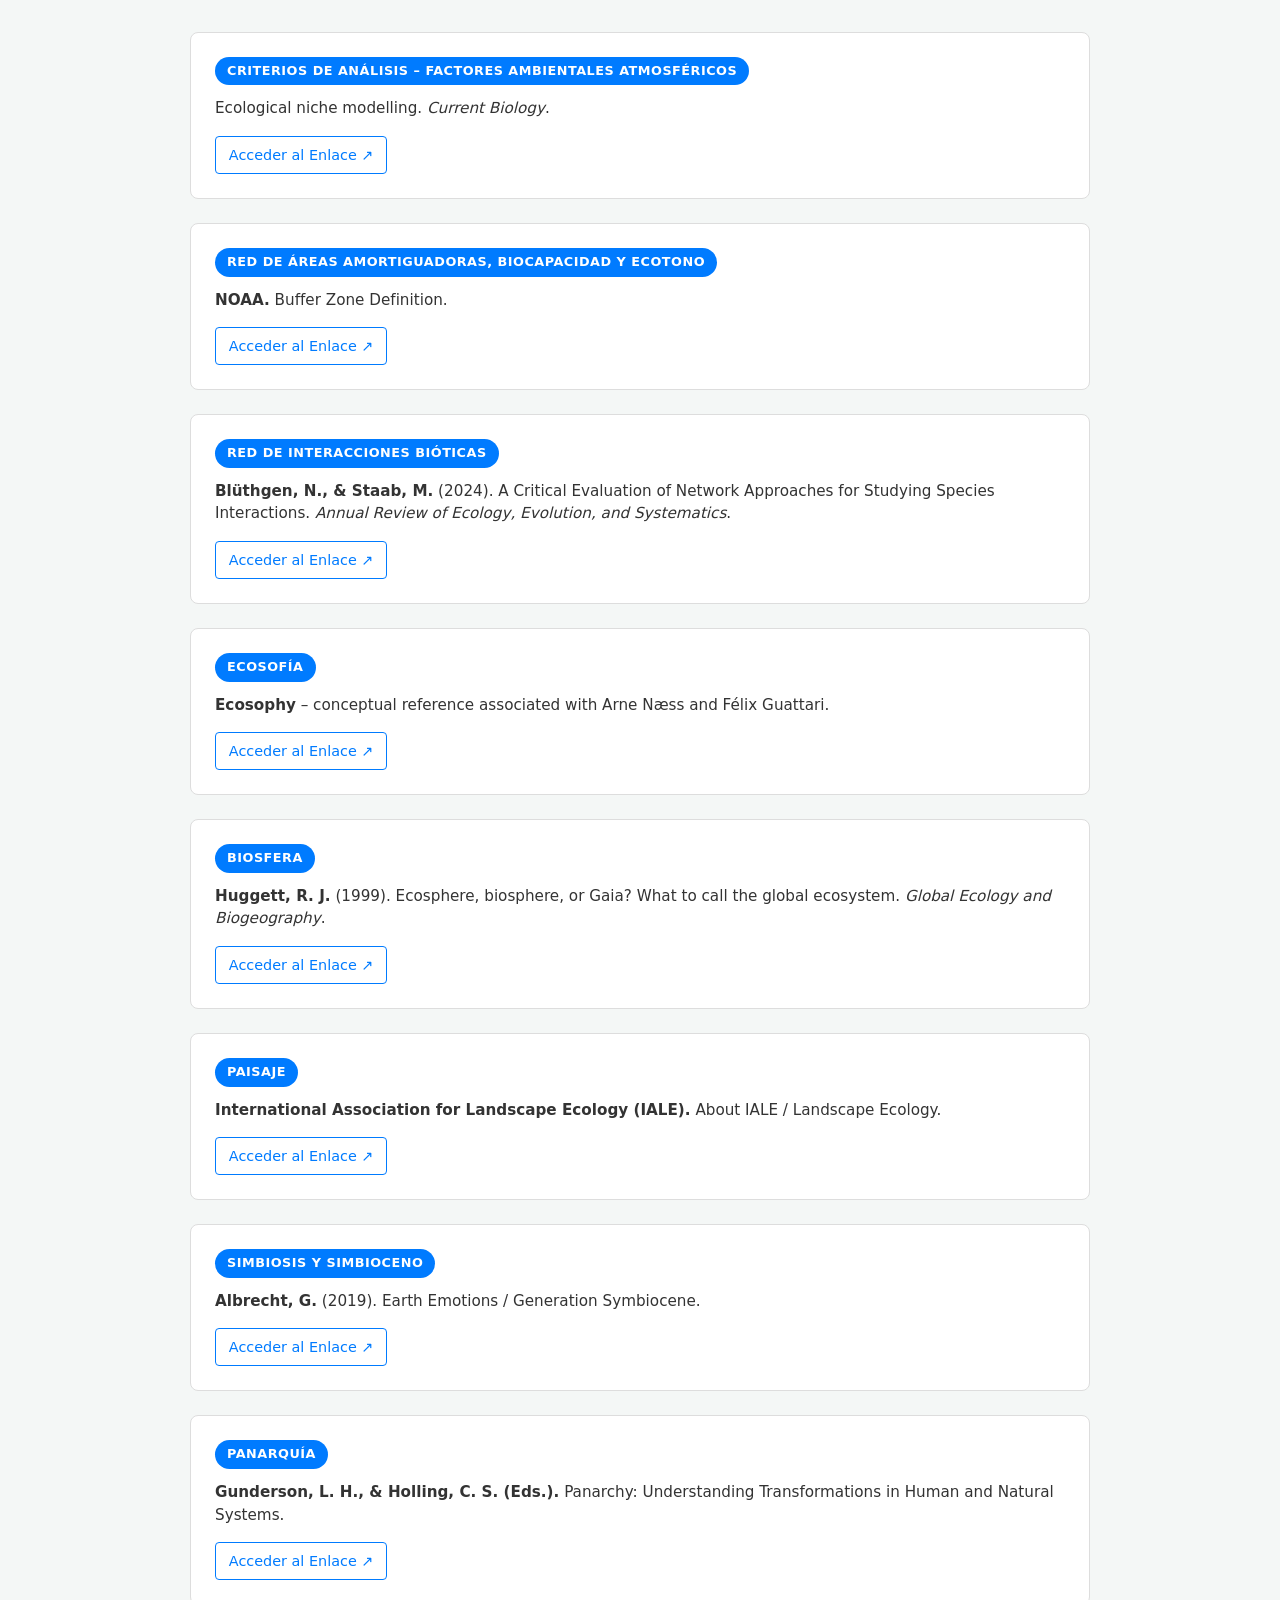
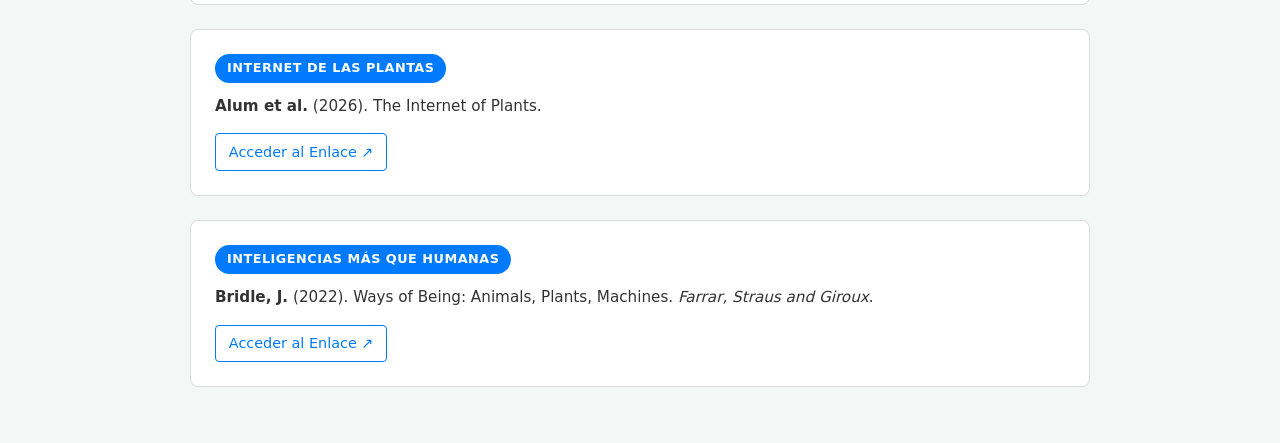
<file: modulo1_FB.html>
<!DOCTYPE html>
<html lang="es" data-theme="light">
<head>
    <meta charset="UTF-8">
    <meta name="viewport" content="width=device-width, initial-scale=1.0">
    <title></title>
    <script>
        const savedTheme = localStorage.getItem('theme') || 'light';
        document.documentElement.setAttribute('data-theme', savedTheme);
    </script>
    <link rel="stylesheet" href="css/styles.css">
    <style>
        body {
            padding: 2rem 1rem;
        }
        .sources-container {
            max-width: 900px;
            margin: 0 auto;
        }
        .source-card {
            background-color: var(--card-bg);
            border: 1px solid var(--card-border);
            border-radius: 8px;
            padding: 1.5rem;
            margin-bottom: 1.5rem;
            transition: transform 0.2s ease, box-shadow 0.2s ease;
        }
        .source-card:hover {
            transform: translateY(-2px);
            box-shadow: 0 5px 15px rgba(0,0,0,0.08);
        }
        .source-category {
            display: inline-block;
            background-color: var(--primary-color);
            color: #ffffff;
            font-size: 0.8rem;
            font-weight: 600;
            padding: 0.25rem 0.75rem;
            border-radius: 20px;
            margin-bottom: 0.75rem;
            text-transform: uppercase;
            letter-spacing: 0.5px;
        }
        .source-citation {
            font-size: 0.95rem;
            margin-bottom: 1rem;
            color: var(--text-color);
            line-height: 1.5;
        }
        .source-link {
            display: inline-flex;
            align-items: center;
            gap: 0.5rem;
            color: var(--primary-color);
            text-decoration: none;
            font-weight: 500;
            font-size: 0.9rem;
            border: 1px solid var(--primary-color);
            padding: 0.4rem 0.8rem;
            border-radius: 4px;
            transition: background 0.2s, color 0.2s;
        }
        .source-link:hover {
            background-color: var(--primary-color);
            color: #ffffff;
        }
        h1 {
            text-align: center;
            margin-bottom: 0.5rem;
        }
        .subtitle {
            text-align: center;
            color: var(--text-color);
            opacity: 0.8;
            margin-bottom: 2rem;
            font-size: 1rem;
        }
    </style>
</head>
<body>
    <div class="sources-container">
        <!-- <h1></h1> -->
        <!-- <p class="subtitle"></p> -->

        <!-- 1 -->
        <article class="source-card">
            <span class="source-category">Criterios de análisis – factores ambientales atmosféricos</span>
            <p class="source-citation">Ecological niche modelling. <em>Current Biology</em>.</p>
            <a class="source-link" href="https://doi.org/10.1016/j.cub.2024.02.018" target="_blank" rel="noopener noreferrer">Acceder al Enlace ↗</a>
        </article>

        <!-- 2 -->
        <article class="source-card">
            <span class="source-category">Red de áreas amortiguadoras, biocapacidad y ecotono</span>
            <p class="source-citation"><strong>NOAA.</strong> Buffer Zone Definition.</p>
            <a class="source-link" href="https://repository.library.noaa.gov/view/noaa/2447/noaa_2447_DS1.pdf" target="_blank" rel="noopener noreferrer">Acceder al Enlace ↗</a>
        </article>

        <!-- 3 -->
        <article class="source-card">
            <span class="source-category">Red de interacciones bióticas</span>
            <p class="source-citation"><strong>Blüthgen, N., & Staab, M.</strong> (2024). A Critical Evaluation of Network Approaches for Studying Species Interactions. <em>Annual Review of Ecology, Evolution, and Systematics</em>.</p>
            <a class="source-link" href="https://www.annualreviews.org/content/journals/10.1146/annurev-ecolsys-102722-021904" target="_blank" rel="noopener noreferrer">Acceder al Enlace ↗</a>
        </article>

        <!-- 4 -->
        <article class="source-card">
            <span class="source-category">Ecosofía</span>
            <p class="source-citation"><strong>Ecosophy</strong> – conceptual reference associated with Arne Næss and Félix Guattari.</p>
            <a class="source-link" href="https://en.wikipedia.org/wiki/Ecosophy" target="_blank" rel="noopener noreferrer">Acceder al Enlace ↗</a>
        </article>

        <!-- 5 -->
        <article class="source-card">
            <span class="source-category">Biosfera</span>
            <p class="source-citation"><strong>Huggett, R. J.</strong> (1999). Ecosphere, biosphere, or Gaia? What to call the global ecosystem. <em>Global Ecology and Biogeography</em>.</p>
            <a class="source-link" href="https://onlinelibrary.wiley.com/doi/10.1046/j.1365-2699.1999.00158.x" target="_blank" rel="noopener noreferrer">Acceder al Enlace ↗</a>
        </article>

        <!-- 6 -->
        <article class="source-card">
            <span class="source-category">Paisaje</span>
            <p class="source-citation"><strong>International Association for Landscape Ecology (IALE).</strong> About IALE / Landscape Ecology.</p>
            <a class="source-link" href="https://landscape-ecology.org/About-IALE" target="_blank" rel="noopener noreferrer">Acceder al Enlace ↗</a>
        </article>

        <!-- 7 -->
        <article class="source-card">
            <span class="source-category">Simbiosis y Simbioceno</span>
            <p class="source-citation"><strong>Albrecht, G.</strong> (2019). Earth Emotions / Generation Symbiocene.</p>
            <a class="source-link" href="https://doi.org/10.7591/cornell/9781501715228.003.0007" target="_blank" rel="noopener noreferrer">Acceder al Enlace ↗</a>
        </article>

        <!-- 8 -->
        <article class="source-card">
            <span class="source-category">Panarquía</span>
            <p class="source-citation"><strong>Gunderson, L. H., & Holling, C. S. (Eds.).</strong> Panarchy: Understanding Transformations in Human and Natural Systems.</p>
            <a class="source-link" href="https://www.jstor.org/stable/jj.41003716" target="_blank" rel="noopener noreferrer">Acceder al Enlace ↗</a>
        </article>

        <!-- 9 -->
        <article class="source-card">
            <span class="source-category">Internet de las plantas</span>
            <p class="source-citation"><strong>Alum et al.</strong> (2026). The Internet of Plants.</p>
            <a class="source-link" href="https://journals.sagepub.com/doi/abs/10.1177/1934578X261455751" target="_blank" rel="noopener noreferrer">Acceder al Enlace ↗</a>
        </article>

        <!-- 10 -->
        <article class="source-card">
            <span class="source-category">Inteligencias más que humanas</span>
            <p class="source-citation"><strong>Bridle, J.</strong> (2022). Ways of Being: Animals, Plants, Machines. <em>Farrar, Straus and Giroux</em>.</p>
            <a class="source-link" href="https://contemplativejournal.org/review/sbdj8739/" target="_blank" rel="noopener noreferrer">Acceder al Enlace ↗</a>
        </article>
    </div>
</body>
</html>
</file>
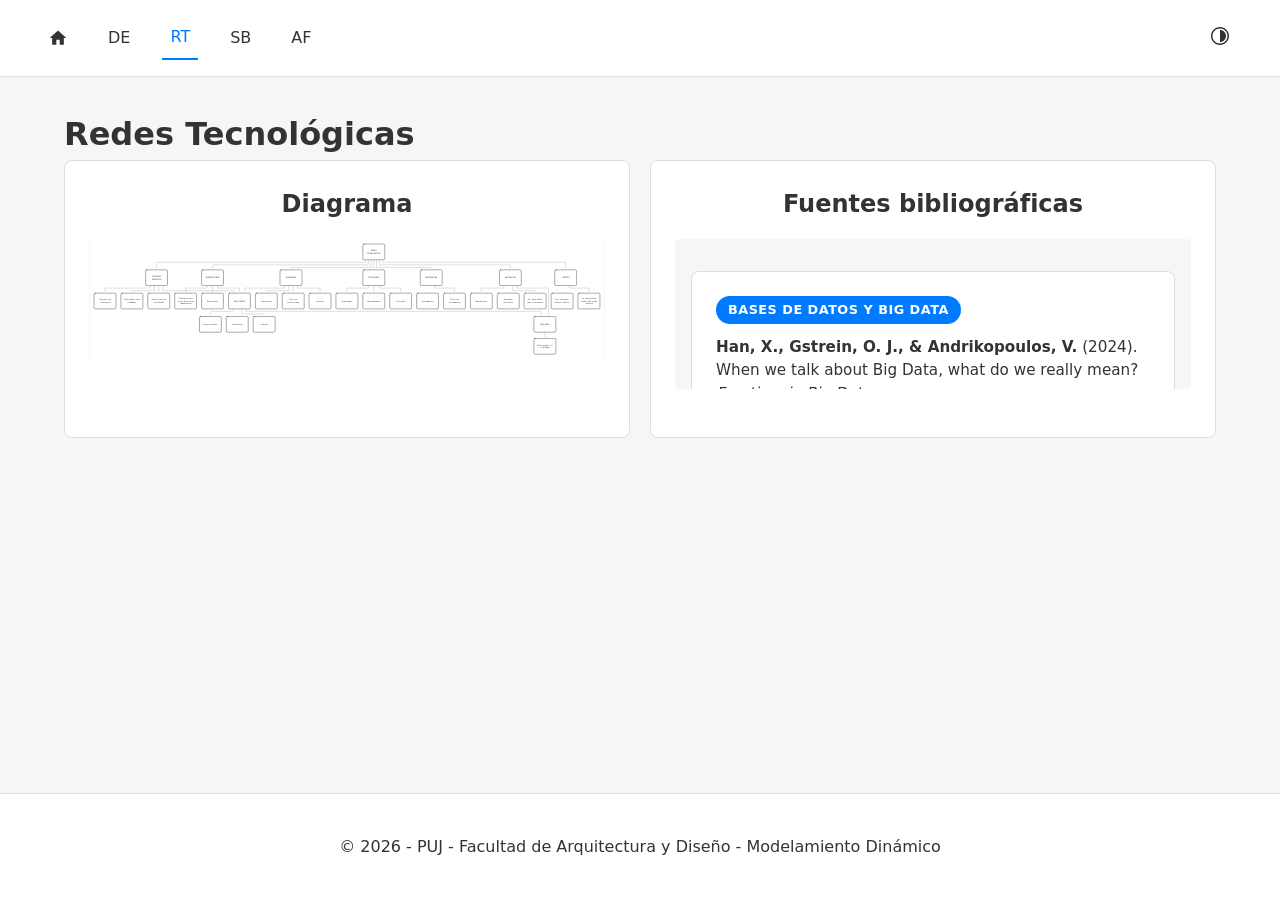
<file: modulo2.html>
<!DOCTYPE html>
<html lang="es" data-theme="light">
<head>
    <meta charset="UTF-8">
    <meta name="viewport" content="width=device-width, initial-scale=1.0">
    <title>Bitácora</title>
    <script>
        document.documentElement.setAttribute('data-theme', localStorage.getItem('theme') || 'light');
    </script>
    <link rel="stylesheet" href="css/styles.css">
</head>
<body>
    <app-navbar></app-navbar>

    <main class="container">
        <h1>Redes Tecnológicas</h1>
        <!-- <p></p> -->

        <section class="grid-cards">
            <!-- Tarjeta SVG -->
            <article class="card card-svg">
                <h2>Diagrama</h2>
                <div class="card-content">
                    <svg xmlns:xlink="http://www.w3.org/1999/xlink" transform-origin="0 0 0" viewBox="0 0 12539.14 2920.46"><defs><path id="reuse-0" fill="transparent" stroke="#333" d="M5080.972 0v54.806q0 8-8 8H8q-8 0-8 8v148.443"/><path id="reuse-1" fill="transparent" stroke="#333" d="M3787.177 0v117.611q0 8-8 8H8q-8 0-8 8v85.638"/><path id="reuse-2" fill="transparent" stroke="#333" d="M1946.973 0v180.417q0 8-8 8H8q-8 0-8 8v22.832"/><path id="reuse-3" fill="transparent" stroke="#333" d="M0 0v219.249"/><path id="reuse-4" fill="transparent" stroke="#333" d="M0 0v180.417q0 8 8 8h1312.338q8 0 8 8v22.832"/><path id="reuse-5" fill="transparent" stroke="#333" d="M0 0v117.611q0 8 8 8h3171.383q8 0 8 8v85.638"/><path id="reuse-6" fill="transparent" stroke="#333" d="M0 0v54.806q0 8 8 8h4449.477q8 0 8 8v148.443"/><path id="reuse-7" fill="transparent" stroke="#333" d="m1095.968 0-.01 54.806q0 8-8 8H8q-8 0-8 8v85.637"/><path id="reuse-8" fill="transparent" stroke="#333" d="m546.404 0 .004 117.611q0 8-8 8H8q-8 0-8 8v22.832"/><path id="reuse-9" fill="transparent" stroke="#333" d="M.005 0 .001 156.443"/><path id="reuse-10" fill="transparent" stroke="#333" d="M521.286 0v54.806q0 8-8 8H8q-8 0-8 8v85.637"/><path id="reuse-11" fill="transparent" stroke="#333" d="M0 0v156.443"/><path id="reuse-12" fill="transparent" stroke="#333" d="m0 0 .009 54.806q.001 8 8.001 8h533.549q8 0 8 8v85.637"/><path id="reuse-13" fill="transparent" stroke="#333" d="M0 0v54.806q0 8 8 8h505.286q8 0 8 8v85.637"/><path id="reuse-15" fill="transparent" stroke="#333" d="M.018 0 .002 54.806q-.002 8 7.998 8h461.322q8 0 8 8v85.637"/><path id="reuse-16" fill="transparent" stroke="#333" d="m549.559 0-.009 54.806q-.001 8-8.001 8H8q-8 0-8 8v85.637"/><path id="reuse-18" fill="transparent" stroke="#333" d="M.005 0 0 117.611q0 8 8 8h530.409q8 0 8 8v22.832"/><path id="reuse-19" fill="transparent" stroke="#333" d="m0 0 .01 117.611q0 8 8 8h1708.013q8 0 8 8v22.832"/><path id="reuse-20" fill="transparent" stroke="#333" d="m964.076 0-.009 54.806q-.001 8-8.001 8H8q-8 0-8 8v85.637"/><path id="reuse-21" fill="transparent" stroke="#333" d="m0 0 .009 54.806q.001 8 8.001 8h7162.679q8 0 7.998 8l-.012 85.637"/><path id="reuse-22" fill="transparent" stroke="#333" d="m0 0 .009 54.806q.001 8 8.001 8h753.368q8 0 8 8l.017 650.887"/><path id="reuse-23" fill="transparent" stroke="#333" d="M0 0v125.04"/></defs><rect id="svg-board-background-color" width="100%" height="100%" fill="#000"/><svg class="diagram-widget" data-widget-id="3458764680409110000" preserveAspectRatio="none" style="width:3993.0000000000027px;height:929.9999999999998px" transform="scale(3.14028)" viewBox="0 0 3993 930"><clipPath id="1042640116139"><rect width="3993" height="930" rx="0" ry="0"/></clipPath><rect id="Page-1" width="3993" height="930" fill="#fff" fill-rule="evenodd" stroke="none" stroke-width="0" class="shape-element shape-element-rect" clip-path="url(#1042640116139)" rx="0" ry="0"/></svg><g data-widget-id="1"><rect width="168" height="120" fill="#fff" stroke="#1a1a1a" stroke-linecap="round" stroke-linejoin="round" stroke-width="2" rx="8" transform="translate(6657.39 125.61)scale(3.14028)"/><text xml:space="preserve" x="46.906" y="39" fill="#1a1a1a" font-family="&quot;JetBrains Mono&quot;, &quot;Lucida Console&quot;, &quot;Andale Mono&quot;, AndaleMono, monospace, Noto Sans Hebrew, Noto Sans, Noto Sans JP, Noto Sans KR" font-size="14" lengthAdjust="spacingAndGlyphs" letter-spacing="0" textLength="50.625" transform="translate(6707.634 175.854)scale(3.14028)">REDES </text><text xml:space="preserve" x="17.375" y="58" fill="#1a1a1a" font-family="&quot;JetBrains Mono&quot;, &quot;Lucida Console&quot;, &quot;Andale Mono&quot;, AndaleMono, monospace, Noto Sans Hebrew, Noto Sans, Noto Sans JP, Noto Sans KR" font-size="14" lengthAdjust="spacingAndGlyphs" letter-spacing="0" textLength="101.25" transform="translate(6707.634 175.854)scale(3.14028)">TECNOLÓGICAS</text></g><g data-widget-id="2"><rect width="168" height="120" fill="#fff" stroke="#1a1a1a" stroke-linecap="round" stroke-linejoin="round" stroke-width="2" rx="8" transform="translate(1378.58 753.67)scale(3.14028)"/><text xml:space="preserve" x="34.25" y="39" fill="#1a1a1a" font-family="&quot;JetBrains Mono&quot;, &quot;Lucida Console&quot;, &quot;Andale Mono&quot;, AndaleMono, monospace, Noto Sans Hebrew, Noto Sans, Noto Sans JP, Noto Sans KR" font-size="14" lengthAdjust="spacingAndGlyphs" letter-spacing="0" textLength="75.938" transform="translate(1428.824 803.914)scale(3.14028)">SISTEMAS </text><text xml:space="preserve" x="30.031" y="58" fill="#1a1a1a" font-family="&quot;JetBrains Mono&quot;, &quot;Lucida Console&quot;, &quot;Andale Mono&quot;, AndaleMono, monospace, Noto Sans Hebrew, Noto Sans, Noto Sans JP, Noto Sans KR" font-size="14" lengthAdjust="spacingAndGlyphs" letter-spacing="0" textLength="75.938" transform="translate(1428.824 803.914)scale(3.14028)">COMPLEJOS</text></g><g data-widget-id="3"><rect width="168" height="120" fill="#fff" stroke="#1a1a1a" stroke-linecap="round" stroke-linejoin="round" stroke-width="2" rx="8" transform="translate(2738.32 753.67)scale(3.14028)"/><text xml:space="preserve" x="13.156" y="48.5" fill="#1a1a1a" font-family="&quot;JetBrains Mono&quot;, &quot;Lucida Console&quot;, &quot;Andale Mono&quot;, AndaleMono, monospace, Noto Sans Hebrew, Noto Sans, Noto Sans JP, Noto Sans KR" font-size="14" lengthAdjust="spacingAndGlyphs" letter-spacing="0" textLength="109.688" transform="translate(2788.564 803.914)scale(3.14028)">INTERACCIONES</text></g><g data-widget-id="4"><rect width="168" height="120" fill="#fff" stroke="#1a1a1a" stroke-linecap="round" stroke-linejoin="round" stroke-width="2" rx="8" transform="translate(4644.47 753.67)scale(3.14028)"/><text xml:space="preserve" x="25.813" y="48.5" fill="#1a1a1a" font-family="&quot;JetBrains Mono&quot;, &quot;Lucida Console&quot;, &quot;Andale Mono&quot;, AndaleMono, monospace, Noto Sans Hebrew, Noto Sans, Noto Sans JP, Noto Sans KR" font-size="14" lengthAdjust="spacingAndGlyphs" letter-spacing="0" textLength="84.375" transform="translate(4694.714 803.914)scale(3.14028)">CONEXIONES</text></g><g data-widget-id="5"><rect width="168" height="120" fill="#fff" stroke="#1a1a1a" stroke-linecap="round" stroke-linejoin="round" stroke-width="2" rx="8" transform="translate(6657.39 753.67)scale(3.14028)"/><text xml:space="preserve" x="25.813" y="48.5" fill="#1a1a1a" font-family="&quot;JetBrains Mono&quot;, &quot;Lucida Console&quot;, &quot;Andale Mono&quot;, AndaleMono, monospace, Noto Sans Hebrew, Noto Sans, Noto Sans JP, Noto Sans KR" font-size="14" lengthAdjust="spacingAndGlyphs" letter-spacing="0" textLength="84.375" transform="translate(6707.634 803.914)scale(3.14028)">TECNOLOGÍA</text></g><g data-widget-id="6"><rect width="168" height="120" fill="#fff" stroke="#1a1a1a" stroke-linecap="round" stroke-linejoin="round" stroke-width="2" rx="8" transform="translate(8051.68 753.67)scale(3.14028)"/><text xml:space="preserve" x="21.594" y="48.5" fill="#1a1a1a" font-family="&quot;JetBrains Mono&quot;, &quot;Lucida Console&quot;, &quot;Andale Mono&quot;, AndaleMono, monospace, Noto Sans Hebrew, Noto Sans, Noto Sans JP, Noto Sans KR" font-size="14" lengthAdjust="spacingAndGlyphs" letter-spacing="0" textLength="92.813" transform="translate(8101.924 803.914)scale(3.14028)">INFORMACIÓN</text></g><g data-widget-id="7"><rect width="168" height="120" fill="#fff" stroke="#1a1a1a" stroke-linecap="round" stroke-linejoin="round" stroke-width="2" rx="8" transform="translate(9976.67 753.67)scale(3.14028)"/><text xml:space="preserve" x="25.813" y="48.5" fill="#1a1a1a" font-family="&quot;JetBrains Mono&quot;, &quot;Lucida Console&quot;, &quot;Andale Mono&quot;, AndaleMono, monospace, Noto Sans Hebrew, Noto Sans, Noto Sans JP, Noto Sans KR" font-size="14" lengthAdjust="spacingAndGlyphs" letter-spacing="0" textLength="84.375" transform="translate(10026.914 803.914)scale(3.14028)">NATURALEZA</text></g><g data-widget-id="8"><rect width="168" height="120" fill="#fff" stroke="#1a1a1a" stroke-linecap="round" stroke-linejoin="round" stroke-width="2" rx="8" transform="translate(11320.71 753.67)scale(3.14028)"/><text xml:space="preserve" x="38.469" y="48.5" fill="#1a1a1a" font-family="&quot;JetBrains Mono&quot;, &quot;Lucida Console&quot;, &quot;Andale Mono&quot;, AndaleMono, monospace, Noto Sans Hebrew, Noto Sans, Noto Sans JP, Noto Sans KR" font-size="14" lengthAdjust="spacingAndGlyphs" letter-spacing="0" textLength="59.063" transform="translate(11370.954 803.914)scale(3.14028)">LÍMITES</text></g><g data-widget-id="9"><rect width="168" height="120" fill="#fff" stroke="#1a1a1a" stroke-linecap="round" stroke-linejoin="round" stroke-width="2" rx="8" transform="translate(125.61 1318.92)scale(3.14028)"/><text xml:space="preserve" x="21.594" y="39" fill="#1a1a1a" font-family="&quot;JetBrains Mono&quot;, &quot;Lucida Console&quot;, &quot;Andale Mono&quot;, AndaleMono, monospace, Noto Sans Hebrew, Noto Sans, Noto Sans JP, Noto Sans KR" font-size="14" lengthAdjust="spacingAndGlyphs" letter-spacing="0" textLength="101.25" transform="translate(175.854 1369.164)scale(3.14028)">Conjunto de </text><text xml:space="preserve" x="25.813" y="58" fill="#1a1a1a" font-family="&quot;JetBrains Mono&quot;, &quot;Lucida Console&quot;, &quot;Andale Mono&quot;, AndaleMono, monospace, Noto Sans Hebrew, Noto Sans, Noto Sans JP, Noto Sans KR" font-size="14" lengthAdjust="spacingAndGlyphs" letter-spacing="0" textLength="84.375" transform="translate(175.854 1369.164)scale(3.14028)">relaciones</text></g><g data-widget-id="10"><rect width="168" height="120" fill="#fff" stroke="#1a1a1a" stroke-linecap="round" stroke-linejoin="round" stroke-width="2" rx="8" transform="translate(778.79 1318.92)scale(3.14028)"/><text xml:space="preserve" x="8.938" y="39" fill="#1a1a1a" font-family="&quot;JetBrains Mono&quot;, &quot;Lucida Console&quot;, &quot;Andale Mono&quot;, AndaleMono, monospace, Noto Sans Hebrew, Noto Sans, Noto Sans JP, Noto Sans KR" font-size="14" lengthAdjust="spacingAndGlyphs" letter-spacing="0" textLength="126.563" transform="translate(829.034 1369.164)scale(3.14028)">Funcionan como </text><text xml:space="preserve" x="34.25" y="58" fill="#1a1a1a" font-family="&quot;JetBrains Mono&quot;, &quot;Lucida Console&quot;, &quot;Andale Mono&quot;, AndaleMono, monospace, Noto Sans Hebrew, Noto Sans, Noto Sans JP, Noto Sans KR" font-size="14" lengthAdjust="spacingAndGlyphs" letter-spacing="0" textLength="67.5" transform="translate(829.034 1369.164)scale(3.14028)">unidades</text></g><g data-widget-id="11"><rect width="168" height="120" fill="#fff" stroke="#1a1a1a" stroke-linecap="round" stroke-linejoin="round" stroke-width="2" rx="8" transform="translate(1431.97 1318.92)scale(3.14028)"/><text xml:space="preserve" x="13.156" y="39" fill="#1a1a1a" font-family="&quot;JetBrains Mono&quot;, &quot;Lucida Console&quot;, &quot;Andale Mono&quot;, AndaleMono, monospace, Noto Sans Hebrew, Noto Sans, Noto Sans JP, Noto Sans KR" font-size="14" lengthAdjust="spacingAndGlyphs" letter-spacing="0" textLength="118.125" transform="translate(1482.214 1369.164)scale(3.14028)">Dentro de una </text><text xml:space="preserve" x="30.031" y="58" fill="#1a1a1a" font-family="&quot;JetBrains Mono&quot;, &quot;Lucida Console&quot;, &quot;Andale Mono&quot;, AndaleMono, monospace, Noto Sans Hebrew, Noto Sans, Noto Sans JP, Noto Sans KR" font-size="14" lengthAdjust="spacingAndGlyphs" letter-spacing="0" textLength="75.938" transform="translate(1482.214 1369.164)scale(3.14028)">totalidad</text></g><g data-widget-id="12"><rect width="168" height="120" fill="#fff" stroke="#1a1a1a" stroke-linecap="round" stroke-linejoin="round" stroke-width="2" rx="8" transform="translate(2085.15 1318.92)scale(3.14028)"/><text xml:space="preserve" x="13.156" y="29.5" fill="#1a1a1a" font-family="&quot;JetBrains Mono&quot;, &quot;Lucida Console&quot;, &quot;Andale Mono&quot;, AndaleMono, monospace, Noto Sans Hebrew, Noto Sans, Noto Sans JP, Noto Sans KR" font-size="14" lengthAdjust="spacingAndGlyphs" letter-spacing="0" textLength="118.125" transform="translate(2135.394 1369.164)scale(3.14028)">Interacciones </text><text xml:space="preserve" x="4.719" y="48.5" fill="#1a1a1a" font-family="&quot;JetBrains Mono&quot;, &quot;Lucida Console&quot;, &quot;Andale Mono&quot;, AndaleMono, monospace, Noto Sans Hebrew, Noto Sans, Noto Sans JP, Noto Sans KR" font-size="14" lengthAdjust="spacingAndGlyphs" letter-spacing="0" textLength="135" transform="translate(2135.394 1369.164)scale(3.14028)">entre distintos </text><text xml:space="preserve" x="21.594" y="67.5" fill="#1a1a1a" font-family="&quot;JetBrains Mono&quot;, &quot;Lucida Console&quot;, &quot;Andale Mono&quot;, AndaleMono, monospace, Noto Sans Hebrew, Noto Sans, Noto Sans JP, Noto Sans KR" font-size="14" lengthAdjust="spacingAndGlyphs" letter-spacing="0" textLength="92.813" transform="translate(2135.394 1369.164)scale(3.14028)">componentes</text></g><g data-widget-id="13"><rect width="168" height="120" fill="#fff" stroke="#1a1a1a" stroke-linecap="round" stroke-linejoin="round" stroke-width="2" rx="8" transform="translate(2738.32 1318.92)scale(3.14028)"/><text xml:space="preserve" x="25.813" y="48.5" fill="#1a1a1a" font-family="&quot;JetBrains Mono&quot;, &quot;Lucida Console&quot;, &quot;Andale Mono&quot;, AndaleMono, monospace, Noto Sans Hebrew, Noto Sans, Noto Sans JP, Noto Sans KR" font-size="14" lengthAdjust="spacingAndGlyphs" letter-spacing="0" textLength="84.375" transform="translate(2788.564 1369.164)scale(3.14028)">Relaciones</text></g><g data-widget-id="14"><rect width="168" height="120" fill="#fff" stroke="#1a1a1a" stroke-linecap="round" stroke-linejoin="round" stroke-width="2" rx="8" transform="translate(4044.68 1318.92)scale(3.14028)"/><text xml:space="preserve" x="25.813" y="48.5" fill="#1a1a1a" font-family="&quot;JetBrains Mono&quot;, &quot;Lucida Console&quot;, &quot;Andale Mono&quot;, AndaleMono, monospace, Noto Sans Hebrew, Noto Sans, Noto Sans JP, Noto Sans KR" font-size="14" lengthAdjust="spacingAndGlyphs" letter-spacing="0" textLength="84.375" transform="translate(4094.924 1369.164)scale(3.14028)">Conexiones</text></g><g data-widget-id="15"><rect width="168" height="120" fill="#fff" stroke="#1a1a1a" stroke-linecap="round" stroke-linejoin="round" stroke-width="2" rx="8" transform="translate(4697.86 1318.92)scale(3.14028)"/><text xml:space="preserve" x="38.469" y="39" fill="#1a1a1a" font-family="&quot;JetBrains Mono&quot;, &quot;Lucida Console&quot;, &quot;Andale Mono&quot;, AndaleMono, monospace, Noto Sans Hebrew, Noto Sans, Noto Sans JP, Noto Sans KR" font-size="14" lengthAdjust="spacingAndGlyphs" letter-spacing="0" textLength="67.5" transform="translate(4748.104 1369.164)scale(3.14028)">Ejes de </text><text xml:space="preserve" x="21.594" y="58" fill="#1a1a1a" font-family="&quot;JetBrains Mono&quot;, &quot;Lucida Console&quot;, &quot;Andale Mono&quot;, AndaleMono, monospace, Noto Sans Hebrew, Noto Sans, Noto Sans JP, Noto Sans KR" font-size="14" lengthAdjust="spacingAndGlyphs" letter-spacing="0" textLength="92.813" transform="translate(4748.104 1369.164)scale(3.14028)">interacción</text></g><g data-widget-id="16"><rect width="168" height="120" fill="#fff" stroke="#1a1a1a" stroke-linecap="round" stroke-linejoin="round" stroke-width="2" rx="8" transform="translate(5351.04 1318.92)scale(3.14028)"/><text xml:space="preserve" x="38.469" y="48.5" fill="#1a1a1a" font-family="&quot;JetBrains Mono&quot;, &quot;Lucida Console&quot;, &quot;Andale Mono&quot;, AndaleMono, monospace, Noto Sans Hebrew, Noto Sans, Noto Sans JP, Noto Sans KR" font-size="14" lengthAdjust="spacingAndGlyphs" letter-spacing="0" textLength="59.063" transform="translate(5401.284 1369.164)scale(3.14028)">Límites</text></g><g data-widget-id="17"><rect width="168" height="120" fill="#fff" stroke="#1a1a1a" stroke-linecap="round" stroke-linejoin="round" stroke-width="2" rx="8" transform="translate(6004.21 1318.92)scale(3.14028)"/><text xml:space="preserve" x="25.813" y="48.5" fill="#1a1a1a" font-family="&quot;JetBrains Mono&quot;, &quot;Lucida Console&quot;, &quot;Andale Mono&quot;, AndaleMono, monospace, Noto Sans Hebrew, Noto Sans, Noto Sans JP, Noto Sans KR" font-size="14" lengthAdjust="spacingAndGlyphs" letter-spacing="0" textLength="84.375" transform="translate(6054.454 1369.164)scale(3.14028)">Tecnología</text></g><g data-widget-id="18"><rect width="168" height="120" fill="#fff" stroke="#1a1a1a" stroke-linecap="round" stroke-linejoin="round" stroke-width="2" rx="8" transform="translate(6657.39 1318.92)scale(3.14028)"/><text xml:space="preserve" x="17.375" y="48.5" fill="#1a1a1a" font-family="&quot;JetBrains Mono&quot;, &quot;Lucida Console&quot;, &quot;Andale Mono&quot;, AndaleMono, monospace, Noto Sans Hebrew, Noto Sans, Noto Sans JP, Noto Sans KR" font-size="14" lengthAdjust="spacingAndGlyphs" letter-spacing="0" textLength="101.25" transform="translate(6707.634 1369.164)scale(3.14028)">Herramientas</text></g><g data-widget-id="19"><rect width="168" height="120" fill="#fff" stroke="#1a1a1a" stroke-linecap="round" stroke-linejoin="round" stroke-width="2" rx="8" transform="translate(7310.57 1318.92)scale(3.14028)"/><text xml:space="preserve" x="34.25" y="48.5" fill="#1a1a1a" font-family="&quot;JetBrains Mono&quot;, &quot;Lucida Console&quot;, &quot;Andale Mono&quot;, AndaleMono, monospace, Noto Sans Hebrew, Noto Sans, Noto Sans JP, Noto Sans KR" font-size="14" lengthAdjust="spacingAndGlyphs" letter-spacing="0" textLength="67.5" transform="translate(7360.814 1369.164)scale(3.14028)">Procesos</text></g><g data-widget-id="20"><rect width="168" height="120" fill="#fff" stroke="#1a1a1a" stroke-linecap="round" stroke-linejoin="round" stroke-width="2" rx="8" transform="translate(7963.75 1318.92)scale(3.14028)"/><text xml:space="preserve" x="21.594" y="48.5" fill="#1a1a1a" font-family="&quot;JetBrains Mono&quot;, &quot;Lucida Console&quot;, &quot;Andale Mono&quot;, AndaleMono, monospace, Noto Sans Hebrew, Noto Sans, Noto Sans JP, Noto Sans KR" font-size="14" lengthAdjust="spacingAndGlyphs" letter-spacing="0" textLength="92.813" transform="translate(8013.994 1369.164)scale(3.14028)">Información</text></g><g data-widget-id="21"><rect width="168" height="120" fill="#fff" stroke="#1a1a1a" stroke-linecap="round" stroke-linejoin="round" stroke-width="2" rx="8" transform="translate(8616.93 1318.92)scale(3.14028)"/><text xml:space="preserve" x="34.25" y="39" fill="#1a1a1a" font-family="&quot;JetBrains Mono&quot;, &quot;Lucida Console&quot;, &quot;Andale Mono&quot;, AndaleMono, monospace, Noto Sans Hebrew, Noto Sans, Noto Sans JP, Noto Sans KR" font-size="14" lengthAdjust="spacingAndGlyphs" letter-spacing="0" textLength="75.938" transform="translate(8667.174 1369.164)scale(3.14028)">Flujo de </text><text xml:space="preserve" x="21.594" y="58" fill="#1a1a1a" font-family="&quot;JetBrains Mono&quot;, &quot;Lucida Console&quot;, &quot;Andale Mono&quot;, AndaleMono, monospace, Noto Sans Hebrew, Noto Sans, Noto Sans JP, Noto Sans KR" font-size="14" lengthAdjust="spacingAndGlyphs" letter-spacing="0" textLength="92.813" transform="translate(8667.174 1369.164)scale(3.14028)">información</text></g><g data-widget-id="22"><rect width="168" height="120" fill="#fff" stroke="#1a1a1a" stroke-linecap="round" stroke-linejoin="round" stroke-width="2" rx="8" transform="translate(9270.1 1318.92)scale(3.14028)"/><text xml:space="preserve" x="25.813" y="48.5" fill="#1a1a1a" font-family="&quot;JetBrains Mono&quot;, &quot;Lucida Console&quot;, &quot;Andale Mono&quot;, AndaleMono, monospace, Noto Sans Hebrew, Noto Sans, Noto Sans JP, Noto Sans KR" font-size="14" lengthAdjust="spacingAndGlyphs" letter-spacing="0" textLength="84.375" transform="translate(9320.344 1369.164)scale(3.14028)">Naturaleza</text></g><g data-widget-id="23"><rect width="168" height="120" fill="#fff" stroke="#1a1a1a" stroke-linecap="round" stroke-linejoin="round" stroke-width="2" rx="8" transform="translate(9923.28 1318.92)scale(3.14028)"/><text xml:space="preserve" x="34.25" y="39" fill="#1a1a1a" font-family="&quot;JetBrains Mono&quot;, &quot;Lucida Console&quot;, &quot;Andale Mono&quot;, AndaleMono, monospace, Noto Sans Hebrew, Noto Sans, Noto Sans JP, Noto Sans KR" font-size="14" lengthAdjust="spacingAndGlyphs" letter-spacing="0" textLength="75.938" transform="translate(9973.524 1369.164)scale(3.14028)">Sistemas </text><text xml:space="preserve" x="30.031" y="58" fill="#1a1a1a" font-family="&quot;JetBrains Mono&quot;, &quot;Lucida Console&quot;, &quot;Andale Mono&quot;, AndaleMono, monospace, Noto Sans Hebrew, Noto Sans, Noto Sans JP, Noto Sans KR" font-size="14" lengthAdjust="spacingAndGlyphs" letter-spacing="0" textLength="75.938" transform="translate(9973.524 1369.164)scale(3.14028)">naturales</text></g><g data-widget-id="24"><rect width="168" height="120" fill="#fff" stroke="#1a1a1a" stroke-linecap="round" stroke-linejoin="round" stroke-width="2" rx="8" transform="translate(10576.46 1318.92)scale(3.14028)"/><text xml:space="preserve" x="13.156" y="39" fill="#1a1a1a" font-family="&quot;JetBrains Mono&quot;, &quot;Lucida Console&quot;, &quot;Andale Mono&quot;, AndaleMono, monospace, Noto Sans Hebrew, Noto Sans, Noto Sans JP, Noto Sans KR" font-size="14" lengthAdjust="spacingAndGlyphs" letter-spacing="0" textLength="118.125" transform="translate(10626.704 1369.164)scale(3.14028)">La naturaleza </text><text xml:space="preserve" x="4.719" y="58" fill="#1a1a1a" font-family="&quot;JetBrains Mono&quot;, &quot;Lucida Console&quot;, &quot;Andale Mono&quot;, AndaleMono, monospace, Noto Sans Hebrew, Noto Sans, Noto Sans JP, Noto Sans KR" font-size="14" lengthAdjust="spacingAndGlyphs" letter-spacing="0" textLength="126.563" transform="translate(10626.704 1369.164)scale(3.14028)">como referencia</text></g><g data-widget-id="25"><rect width="168" height="120" fill="#fff" stroke="#1a1a1a" stroke-linecap="round" stroke-linejoin="round" stroke-width="2" rx="8" transform="translate(11232.78 1318.92)scale(3.14028)"/><text xml:space="preserve" x="17.375" y="39" fill="#1a1a1a" font-family="&quot;JetBrains Mono&quot;, &quot;Lucida Console&quot;, &quot;Andale Mono&quot;, AndaleMono, monospace, Noto Sans Hebrew, Noto Sans, Noto Sans JP, Noto Sans KR" font-size="14" lengthAdjust="spacingAndGlyphs" letter-spacing="0" textLength="109.688" transform="translate(11283.024 1369.164)scale(3.14028)">Los sistemas </text><text xml:space="preserve" x="8.938" y="58" fill="#1a1a1a" font-family="&quot;JetBrains Mono&quot;, &quot;Lucida Console&quot;, &quot;Andale Mono&quot;, AndaleMono, monospace, Noto Sans Hebrew, Noto Sans, Noto Sans JP, Noto Sans KR" font-size="14" lengthAdjust="spacingAndGlyphs" letter-spacing="0" textLength="118.125" transform="translate(11283.024 1369.164)scale(3.14028)">tienen límites</text></g><g data-widget-id="26"><rect width="168" height="120" fill="#fff" stroke="#1a1a1a" stroke-linecap="round" stroke-linejoin="round" stroke-width="2" rx="8" transform="translate(11885.96 1318.92)scale(3.14028)"/><text xml:space="preserve" x="13.156" y="29.5" fill="#1a1a1a" font-family="&quot;JetBrains Mono&quot;, &quot;Lucida Console&quot;, &quot;Andale Mono&quot;, AndaleMono, monospace, Noto Sans Hebrew, Noto Sans, Noto Sans JP, Noto Sans KR" font-size="14" lengthAdjust="spacingAndGlyphs" letter-spacing="0" textLength="118.125" transform="translate(11936.204 1369.164)scale(3.14028)">La naturaleza </text><text xml:space="preserve" x="4.719" y="48.5" fill="#1a1a1a" font-family="&quot;JetBrains Mono&quot;, &quot;Lucida Console&quot;, &quot;Andale Mono&quot;, AndaleMono, monospace, Noto Sans Hebrew, Noto Sans, Noto Sans JP, Noto Sans KR" font-size="14" lengthAdjust="spacingAndGlyphs" letter-spacing="0" textLength="135" transform="translate(11936.204 1369.164)scale(3.14028)">tiene distintos </text><text xml:space="preserve" x="38.469" y="67.5" fill="#1a1a1a" font-family="&quot;JetBrains Mono&quot;, &quot;Lucida Console&quot;, &quot;Andale Mono&quot;, AndaleMono, monospace, Noto Sans Hebrew, Noto Sans, Noto Sans JP, Noto Sans KR" font-size="14" lengthAdjust="spacingAndGlyphs" letter-spacing="0" textLength="59.063" transform="translate(11936.204 1369.164)scale(3.14028)">límites</text></g><g data-widget-id="27"><rect width="168" height="120" fill="#fff" stroke="#1a1a1a" stroke-linecap="round" stroke-linejoin="round" stroke-width="2" rx="8" transform="translate(3391.5 1318.92)scale(3.14028)"/><text xml:space="preserve" x="25.813" y="48.5" fill="#1a1a1a" font-family="&quot;JetBrains Mono&quot;, &quot;Lucida Console&quot;, &quot;Andale Mono&quot;, AndaleMono, monospace, Noto Sans Hebrew, Noto Sans, Noto Sans JP, Noto Sans KR" font-size="14" lengthAdjust="spacingAndGlyphs" letter-spacing="0" textLength="84.375" transform="translate(3441.744 1369.164)scale(3.14028)">RELACIONES</text></g><g data-widget-id="28"><rect width="168" height="120" fill="#fff" stroke="#1a1a1a" stroke-linecap="round" stroke-linejoin="round" stroke-width="2" rx="8" transform="translate(2684.94 1884.17)scale(3.14028)"/><text xml:space="preserve" x="13.156" y="48.5" fill="#1a1a1a" font-family="&quot;JetBrains Mono&quot;, &quot;Lucida Console&quot;, &quot;Andale Mono&quot;, AndaleMono, monospace, Noto Sans Hebrew, Noto Sans, Noto Sans JP, Noto Sans KR" font-size="14" lengthAdjust="spacingAndGlyphs" letter-spacing="0" textLength="109.688" transform="translate(2735.184 1934.414)scale(3.14028)">Interacciones</text></g><g data-widget-id="29"><rect width="168" height="120" fill="#fff" stroke="#1a1a1a" stroke-linecap="round" stroke-linejoin="round" stroke-width="2" rx="8" transform="translate(3338.12 1884.17)scale(3.14028)"/><text xml:space="preserve" x="25.813" y="48.5" fill="#1a1a1a" font-family="&quot;JetBrains Mono&quot;, &quot;Lucida Console&quot;, &quot;Andale Mono&quot;, AndaleMono, monospace, Noto Sans Hebrew, Noto Sans, Noto Sans JP, Noto Sans KR" font-size="14" lengthAdjust="spacingAndGlyphs" letter-spacing="0" textLength="84.375" transform="translate(3388.364 1934.414)scale(3.14028)">Conexiones</text></g><g data-widget-id="30"><rect width="168" height="120" fill="#fff" stroke="#1a1a1a" stroke-linecap="round" stroke-linejoin="round" stroke-width="2" rx="8" transform="translate(3991.29 1884.17)scale(3.14028)"/><text xml:space="preserve" x="38.469" y="48.5" fill="#1a1a1a" font-family="&quot;JetBrains Mono&quot;, &quot;Lucida Console&quot;, &quot;Andale Mono&quot;, AndaleMono, monospace, Noto Sans Hebrew, Noto Sans, Noto Sans JP, Noto Sans KR" font-size="14" lengthAdjust="spacingAndGlyphs" letter-spacing="0" textLength="59.063" transform="translate(4041.534 1934.414)scale(3.14028)">Límites</text></g><g data-widget-id="31"><rect width="168" height="120" fill="#fff" stroke="#1a1a1a" stroke-linecap="round" stroke-linejoin="round" stroke-width="2" rx="8" transform="translate(10815.12 1884.17)scale(3.14028)"/><text xml:space="preserve" x="34.25" y="48.5" fill="#1a1a1a" font-family="&quot;JetBrains Mono&quot;, &quot;Lucida Console&quot;, &quot;Andale Mono&quot;, AndaleMono, monospace, Noto Sans Hebrew, Noto Sans, Noto Sans JP, Noto Sans KR" font-size="14" lengthAdjust="spacingAndGlyphs" letter-spacing="0" textLength="67.5" transform="translate(10865.364 1934.414)scale(3.14028)">REALIDAD</text></g><g data-widget-id="32"><rect width="168" height="120" fill="#fff" stroke="#1a1a1a" stroke-linecap="round" stroke-linejoin="round" stroke-width="2" rx="8" transform="translate(10815.12 2418.02)scale(3.14028)"/><text xml:space="preserve" x="8.938" y="39" fill="#1a1a1a" font-family="&quot;JetBrains Mono&quot;, &quot;Lucida Console&quot;, &quot;Andale Mono&quot;, AndaleMono, monospace, Noto Sans Hebrew, Noto Sans, Noto Sans JP, Noto Sans KR" font-size="14" lengthAdjust="spacingAndGlyphs" letter-spacing="0" textLength="126.563" transform="translate(10865.364 2468.264)scale(3.14028)">Interpretar la </text><text xml:space="preserve" x="34.25" y="58" fill="#1a1a1a" font-family="&quot;JetBrains Mono&quot;, &quot;Lucida Console&quot;, &quot;Andale Mono&quot;, AndaleMono, monospace, Noto Sans Hebrew, Noto Sans, Noto Sans JP, Noto Sans KR" font-size="14" lengthAdjust="spacingAndGlyphs" letter-spacing="0" textLength="67.5" transform="translate(10865.364 2468.264)scale(3.14028)">realidad</text></g><g data-widget-id="33" transform="translate(1642.37 502.44)"><use xlink:href="#reuse-0" stroke-width="2"/><use xlink:href="#LineHeadArrow2" fill="#333" transform="matrix(0 1 -1 0 0 251.222)"/></g><g data-widget-id="34" transform="translate(3002.11 502.44)"><use xlink:href="#reuse-1" stroke-width="2"/><use xlink:href="#LineHeadArrow2" fill="#333" transform="matrix(0 1 -1 0 0 251.222)"/></g><g data-widget-id="35" transform="translate(4908.26 502.44)"><use xlink:href="#reuse-2" stroke-width="2"/><use xlink:href="#LineHeadArrow2" fill="#333" transform="matrix(0 1 -1 0 0 251.222)"/></g><g data-widget-id="36" transform="translate(6921.18 502.44)"><use xlink:href="#reuse-3" stroke-width="2"/><use xlink:href="#LineHeadArrow2" fill="#333" transform="matrix(0 1 -1 0 0 251.222)"/></g><g data-widget-id="37" transform="translate(6987.12 502.44)"><use xlink:href="#reuse-4" stroke-width="2"/><use xlink:href="#LineHeadArrow2" fill="#333" transform="rotate(90 538.558 789.78)"/></g><g data-widget-id="38" transform="translate(7053.07 502.44)"><use xlink:href="#reuse-5" stroke-width="2"/><use xlink:href="#LineHeadArrow2" fill="#333" transform="rotate(90 1468.08 1719.303)"/></g><g data-widget-id="39" transform="translate(7119.01 502.44)"><use xlink:href="#reuse-6" stroke-width="2"/><use xlink:href="#LineHeadArrow2" fill="#333" transform="rotate(90 2107.127 2358.35)"/></g><g data-widget-id="40" transform="translate(389.39 1130.5)"><use xlink:href="#reuse-7" stroke-width="2"/><use xlink:href="#LineHeadArrow2" fill="#333" transform="rotate(90 -94.208 94.208)"/></g><g data-widget-id="41" transform="translate(1042.57 1130.5)"><use xlink:href="#reuse-8" stroke-width="2"/><use xlink:href="#LineHeadArrow2" fill="#333" transform="rotate(90 -94.208 94.208)"/></g><g data-widget-id="42" transform="translate(1695.75 1130.5)"><use xlink:href="#reuse-9" stroke-width="2"/><use xlink:href="#LineHeadArrow2" fill="#333" transform="rotate(90.002 -94.206 94.208)"/></g><g data-widget-id="43" transform="translate(2348.93 1130.5)"><use xlink:href="#reuse-10" stroke-width="2"/><use xlink:href="#LineHeadArrow2" fill="#333" transform="rotate(90 -94.208 94.208)"/></g><g data-widget-id="44" transform="translate(3002.11 1130.5)"><use xlink:href="#reuse-11" stroke-width="2"/><use xlink:href="#LineHeadArrow2" fill="#333" transform="rotate(90 -94.208 94.208)"/></g><g data-widget-id="45" transform="translate(4308.46 1130.5)"><use xlink:href="#reuse-8" stroke-width="2"/><use xlink:href="#LineHeadArrow2" fill="#333" transform="rotate(90 -94.208 94.208)"/></g><g data-widget-id="46" transform="translate(4961.64 1130.5)"><use xlink:href="#reuse-9" stroke-width="2"/><use xlink:href="#LineHeadArrow2" fill="#333" transform="rotate(90.002 -94.206 94.208)"/></g><g data-widget-id="47" transform="translate(5065.26 1130.5)"><use xlink:href="#reuse-12" stroke-width="2"/><use xlink:href="#LineHeadArrow2" fill="#333" transform="rotate(90 180.571 368.988)"/></g><g data-widget-id="48" transform="translate(6268 1130.5)"><use xlink:href="#reuse-10" stroke-width="2"/><use xlink:href="#LineHeadArrow2" fill="#333" transform="rotate(90 -94.208 94.208)"/></g><g data-widget-id="49" transform="translate(6921.18 1130.5)"><use xlink:href="#reuse-11" stroke-width="2"/><use xlink:href="#LineHeadArrow2" fill="#333" transform="rotate(90 -94.208 94.208)"/></g><g data-widget-id="50" transform="translate(7053.07 1130.5)"><use xlink:href="#reuse-13" stroke-width="2"/><use xlink:href="#LineHeadArrow2" fill="#333" transform="rotate(90 166.435 354.852)"/></g><g data-widget-id="51" transform="translate(8227.51 1130.5)"><use xlink:href="#reuse-14" stroke-width="2"/><use xlink:href="#LineHeadArrow2" fill="#333" transform="rotate(89.995 -94.208 94.217)"/></g><g data-widget-id="52" transform="translate(8403.39 1130.5)"><use xlink:href="#reuse-15" stroke-width="2"/><use xlink:href="#LineHeadArrow2" fill="#333" transform="rotate(90 144.453 332.87)"/></g><g data-widget-id="53" transform="translate(9533.89 1130.5)"><use xlink:href="#reuse-16" stroke-width="2"/><use xlink:href="#LineHeadArrow2" fill="#333" transform="rotate(90 -94.208 94.208)"/></g><g data-widget-id="54" transform="translate(10187.06 1130.5)"><use xlink:href="#reuse-17" stroke-width="2"/><use xlink:href="#LineHeadArrow2" fill="#333" transform="rotate(89.998 -94.208 94.21)"/></g><g data-widget-id="55" transform="translate(10293.84 1130.5)"><use xlink:href="#reuse-18" stroke-width="2"/><use xlink:href="#LineHeadArrow2" fill="#333" transform="rotate(90 178.996 367.413)"/></g><g data-widget-id="56" transform="translate(11496.54 1130.5)"><use xlink:href="#reuse-14" stroke-width="2"/><use xlink:href="#LineHeadArrow2" fill="#333" transform="rotate(89.995 -94.208 94.217)"/></g><g data-widget-id="57" transform="translate(11672.42 1130.5)"><use xlink:href="#reuse-15" stroke-width="2"/><use xlink:href="#LineHeadArrow2" fill="#333" transform="rotate(90 144.453 332.87)"/></g><g data-widget-id="58" transform="translate(1799.37 1130.5)"><use xlink:href="#reuse-19" stroke-width="2"/><use xlink:href="#LineHeadArrow2" fill="#333" transform="rotate(90 767.803 956.22)"/></g><g data-widget-id="59" transform="translate(3134 1130.5)"><use xlink:href="#reuse-13" stroke-width="2"/><use xlink:href="#LineHeadArrow2" fill="#333" transform="rotate(90 166.435 354.852)"/></g><g data-widget-id="60" transform="translate(3787.18 1130.5)"><use xlink:href="#reuse-20" stroke-width="2"/><use xlink:href="#LineHeadArrow2" fill="#333" transform="rotate(90 -94.208 94.208)"/></g><g data-widget-id="61" transform="translate(2948.72 1695.75)"><use xlink:href="#reuse-16" stroke-width="2"/><use xlink:href="#LineHeadArrow2" fill="#333" transform="rotate(90 -94.208 94.208)"/></g><g data-widget-id="62" transform="translate(3601.9 1695.75)"><use xlink:href="#reuse-17" stroke-width="2"/><use xlink:href="#LineHeadArrow2" fill="#333" transform="rotate(89.998 -94.208 94.21)"/></g><g data-widget-id="63" transform="translate(3708.67 1695.75)"><use xlink:href="#reuse-18" stroke-width="2"/><use xlink:href="#LineHeadArrow2" fill="#333" transform="rotate(90 178.996 367.413)"/></g><g data-widget-id="64" transform="translate(3812.29 1695.75)"><use xlink:href="#reuse-21" stroke-width="2"/><use xlink:href="#LineHeadArrow2" fill="#333" transform="rotate(90.008 3495.14 3683.041)"/></g><g data-widget-id="65" transform="translate(10397.45 1130.5)"><use xlink:href="#reuse-22" stroke-width="2"/><use xlink:href="#LineHeadArrow2" fill="#333" transform="rotate(89.999 7.855 761.541)"/></g><g data-widget-id="66" transform="translate(11078.91 2261)"><use xlink:href="#reuse-23" stroke-width="2"/><use xlink:href="#LineHeadArrow2" fill="#333" transform="rotate(90 -78.507 78.507)"/></g><g data-widget-id="1"><rect width="168" height="120" fill="#fff" stroke="#1a1a1a" stroke-linecap="round" stroke-linejoin="round" stroke-width="2" rx="8" transform="translate(6657.39 125.61)scale(3.14028)"/><text xml:space="preserve" x="46.906" y="39" fill="#1a1a1a" font-family="&quot;JetBrains Mono&quot;, &quot;Lucida Console&quot;, &quot;Andale Mono&quot;, AndaleMono, monospace, Noto Sans Hebrew, Noto Sans, Noto Sans JP, Noto Sans KR" font-size="14" lengthAdjust="spacingAndGlyphs" letter-spacing="0" textLength="50.625" transform="translate(6707.634 175.854)scale(3.14028)">REDES </text><text xml:space="preserve" x="17.375" y="58" fill="#1a1a1a" font-family="&quot;JetBrains Mono&quot;, &quot;Lucida Console&quot;, &quot;Andale Mono&quot;, AndaleMono, monospace, Noto Sans Hebrew, Noto Sans, Noto Sans JP, Noto Sans KR" font-size="14" lengthAdjust="spacingAndGlyphs" letter-spacing="0" textLength="101.25" transform="translate(6707.634 175.854)scale(3.14028)">TECNOLÓGICAS</text></g><g data-widget-id="2"><rect width="168" height="120" fill="#fff" stroke="#1a1a1a" stroke-linecap="round" stroke-linejoin="round" stroke-width="2" rx="8" transform="translate(1378.58 753.67)scale(3.14028)"/><text xml:space="preserve" x="34.25" y="39" fill="#1a1a1a" font-family="&quot;JetBrains Mono&quot;, &quot;Lucida Console&quot;, &quot;Andale Mono&quot;, AndaleMono, monospace, Noto Sans Hebrew, Noto Sans, Noto Sans JP, Noto Sans KR" font-size="14" lengthAdjust="spacingAndGlyphs" letter-spacing="0" textLength="75.938" transform="translate(1428.824 803.914)scale(3.14028)">SISTEMAS </text><text xml:space="preserve" x="30.031" y="58" fill="#1a1a1a" font-family="&quot;JetBrains Mono&quot;, &quot;Lucida Console&quot;, &quot;Andale Mono&quot;, AndaleMono, monospace, Noto Sans Hebrew, Noto Sans, Noto Sans JP, Noto Sans KR" font-size="14" lengthAdjust="spacingAndGlyphs" letter-spacing="0" textLength="75.938" transform="translate(1428.824 803.914)scale(3.14028)">COMPLEJOS</text></g><g data-widget-id="3"><rect width="168" height="120" fill="#fff" stroke="#1a1a1a" stroke-linecap="round" stroke-linejoin="round" stroke-width="2" rx="8" transform="translate(2738.32 753.67)scale(3.14028)"/><text xml:space="preserve" x="13.156" y="48.5" fill="#1a1a1a" font-family="&quot;JetBrains Mono&quot;, &quot;Lucida Console&quot;, &quot;Andale Mono&quot;, AndaleMono, monospace, Noto Sans Hebrew, Noto Sans, Noto Sans JP, Noto Sans KR" font-size="14" lengthAdjust="spacingAndGlyphs" letter-spacing="0" textLength="109.688" transform="translate(2788.564 803.914)scale(3.14028)">INTERACCIONES</text></g><g data-widget-id="4"><rect width="168" height="120" fill="#fff" stroke="#1a1a1a" stroke-linecap="round" stroke-linejoin="round" stroke-width="2" rx="8" transform="translate(4644.47 753.67)scale(3.14028)"/><text xml:space="preserve" x="25.813" y="48.5" fill="#1a1a1a" font-family="&quot;JetBrains Mono&quot;, &quot;Lucida Console&quot;, &quot;Andale Mono&quot;, AndaleMono, monospace, Noto Sans Hebrew, Noto Sans, Noto Sans JP, Noto Sans KR" font-size="14" lengthAdjust="spacingAndGlyphs" letter-spacing="0" textLength="84.375" transform="translate(4694.714 803.914)scale(3.14028)">CONEXIONES</text></g><g data-widget-id="5"><rect width="168" height="120" fill="#fff" stroke="#1a1a1a" stroke-linecap="round" stroke-linejoin="round" stroke-width="2" rx="8" transform="translate(6657.39 753.67)scale(3.14028)"/><text xml:space="preserve" x="25.813" y="48.5" fill="#1a1a1a" font-family="&quot;JetBrains Mono&quot;, &quot;Lucida Console&quot;, &quot;Andale Mono&quot;, AndaleMono, monospace, Noto Sans Hebrew, Noto Sans, Noto Sans JP, Noto Sans KR" font-size="14" lengthAdjust="spacingAndGlyphs" letter-spacing="0" textLength="84.375" transform="translate(6707.634 803.914)scale(3.14028)">TECNOLOGÍA</text></g><g data-widget-id="6"><rect width="168" height="120" fill="#fff" stroke="#1a1a1a" stroke-linecap="round" stroke-linejoin="round" stroke-width="2" rx="8" transform="translate(8051.68 753.67)scale(3.14028)"/><text xml:space="preserve" x="21.594" y="48.5" fill="#1a1a1a" font-family="&quot;JetBrains Mono&quot;, &quot;Lucida Console&quot;, &quot;Andale Mono&quot;, AndaleMono, monospace, Noto Sans Hebrew, Noto Sans, Noto Sans JP, Noto Sans KR" font-size="14" lengthAdjust="spacingAndGlyphs" letter-spacing="0" textLength="92.813" transform="translate(8101.924 803.914)scale(3.14028)">INFORMACIÓN</text></g><g data-widget-id="7"><rect width="168" height="120" fill="#fff" stroke="#1a1a1a" stroke-linecap="round" stroke-linejoin="round" stroke-width="2" rx="8" transform="translate(9976.67 753.67)scale(3.14028)"/><text xml:space="preserve" x="25.813" y="48.5" fill="#1a1a1a" font-family="&quot;JetBrains Mono&quot;, &quot;Lucida Console&quot;, &quot;Andale Mono&quot;, AndaleMono, monospace, Noto Sans Hebrew, Noto Sans, Noto Sans JP, Noto Sans KR" font-size="14" lengthAdjust="spacingAndGlyphs" letter-spacing="0" textLength="84.375" transform="translate(10026.914 803.914)scale(3.14028)">NATURALEZA</text></g><g data-widget-id="8"><rect width="168" height="120" fill="#fff" stroke="#1a1a1a" stroke-linecap="round" stroke-linejoin="round" stroke-width="2" rx="8" transform="translate(11320.71 753.67)scale(3.14028)"/><text xml:space="preserve" x="38.469" y="48.5" fill="#1a1a1a" font-family="&quot;JetBrains Mono&quot;, &quot;Lucida Console&quot;, &quot;Andale Mono&quot;, AndaleMono, monospace, Noto Sans Hebrew, Noto Sans, Noto Sans JP, Noto Sans KR" font-size="14" lengthAdjust="spacingAndGlyphs" letter-spacing="0" textLength="59.063" transform="translate(11370.954 803.914)scale(3.14028)">LÍMITES</text></g><g data-widget-id="9"><rect width="168" height="120" fill="#fff" stroke="#1a1a1a" stroke-linecap="round" stroke-linejoin="round" stroke-width="2" rx="8" transform="translate(125.61 1318.92)scale(3.14028)"/><text xml:space="preserve" x="21.594" y="39" fill="#1a1a1a" font-family="&quot;JetBrains Mono&quot;, &quot;Lucida Console&quot;, &quot;Andale Mono&quot;, AndaleMono, monospace, Noto Sans Hebrew, Noto Sans, Noto Sans JP, Noto Sans KR" font-size="14" lengthAdjust="spacingAndGlyphs" letter-spacing="0" textLength="101.25" transform="translate(175.854 1369.164)scale(3.14028)">Conjunto de </text><text xml:space="preserve" x="25.813" y="58" fill="#1a1a1a" font-family="&quot;JetBrains Mono&quot;, &quot;Lucida Console&quot;, &quot;Andale Mono&quot;, AndaleMono, monospace, Noto Sans Hebrew, Noto Sans, Noto Sans JP, Noto Sans KR" font-size="14" lengthAdjust="spacingAndGlyphs" letter-spacing="0" textLength="84.375" transform="translate(175.854 1369.164)scale(3.14028)">relaciones</text></g><g data-widget-id="10"><rect width="168" height="120" fill="#fff" stroke="#1a1a1a" stroke-linecap="round" stroke-linejoin="round" stroke-width="2" rx="8" transform="translate(778.79 1318.92)scale(3.14028)"/><text xml:space="preserve" x="8.938" y="39" fill="#1a1a1a" font-family="&quot;JetBrains Mono&quot;, &quot;Lucida Console&quot;, &quot;Andale Mono&quot;, AndaleMono, monospace, Noto Sans Hebrew, Noto Sans, Noto Sans JP, Noto Sans KR" font-size="14" lengthAdjust="spacingAndGlyphs" letter-spacing="0" textLength="126.563" transform="translate(829.034 1369.164)scale(3.14028)">Funcionan como </text><text xml:space="preserve" x="34.25" y="58" fill="#1a1a1a" font-family="&quot;JetBrains Mono&quot;, &quot;Lucida Console&quot;, &quot;Andale Mono&quot;, AndaleMono, monospace, Noto Sans Hebrew, Noto Sans, Noto Sans JP, Noto Sans KR" font-size="14" lengthAdjust="spacingAndGlyphs" letter-spacing="0" textLength="67.5" transform="translate(829.034 1369.164)scale(3.14028)">unidades</text></g><g data-widget-id="11"><rect width="168" height="120" fill="#fff" stroke="#1a1a1a" stroke-linecap="round" stroke-linejoin="round" stroke-width="2" rx="8" transform="translate(1431.97 1318.92)scale(3.14028)"/><text xml:space="preserve" x="13.156" y="39" fill="#1a1a1a" font-family="&quot;JetBrains Mono&quot;, &quot;Lucida Console&quot;, &quot;Andale Mono&quot;, AndaleMono, monospace, Noto Sans Hebrew, Noto Sans, Noto Sans JP, Noto Sans KR" font-size="14" lengthAdjust="spacingAndGlyphs" letter-spacing="0" textLength="118.125" transform="translate(1482.214 1369.164)scale(3.14028)">Dentro de una </text><text xml:space="preserve" x="30.031" y="58" fill="#1a1a1a" font-family="&quot;JetBrains Mono&quot;, &quot;Lucida Console&quot;, &quot;Andale Mono&quot;, AndaleMono, monospace, Noto Sans Hebrew, Noto Sans, Noto Sans JP, Noto Sans KR" font-size="14" lengthAdjust="spacingAndGlyphs" letter-spacing="0" textLength="75.938" transform="translate(1482.214 1369.164)scale(3.14028)">totalidad</text></g><g data-widget-id="12"><rect width="168" height="120" fill="#fff" stroke="#1a1a1a" stroke-linecap="round" stroke-linejoin="round" stroke-width="2" rx="8" transform="translate(2085.15 1318.92)scale(3.14028)"/><text xml:space="preserve" x="13.156" y="29.5" fill="#1a1a1a" font-family="&quot;JetBrains Mono&quot;, &quot;Lucida Console&quot;, &quot;Andale Mono&quot;, AndaleMono, monospace, Noto Sans Hebrew, Noto Sans, Noto Sans JP, Noto Sans KR" font-size="14" lengthAdjust="spacingAndGlyphs" letter-spacing="0" textLength="118.125" transform="translate(2135.394 1369.164)scale(3.14028)">Interacciones </text><text xml:space="preserve" x="4.719" y="48.5" fill="#1a1a1a" font-family="&quot;JetBrains Mono&quot;, &quot;Lucida Console&quot;, &quot;Andale Mono&quot;, AndaleMono, monospace, Noto Sans Hebrew, Noto Sans, Noto Sans JP, Noto Sans KR" font-size="14" lengthAdjust="spacingAndGlyphs" letter-spacing="0" textLength="135" transform="translate(2135.394 1369.164)scale(3.14028)">entre distintos </text><text xml:space="preserve" x="21.594" y="67.5" fill="#1a1a1a" font-family="&quot;JetBrains Mono&quot;, &quot;Lucida Console&quot;, &quot;Andale Mono&quot;, AndaleMono, monospace, Noto Sans Hebrew, Noto Sans, Noto Sans JP, Noto Sans KR" font-size="14" lengthAdjust="spacingAndGlyphs" letter-spacing="0" textLength="92.813" transform="translate(2135.394 1369.164)scale(3.14028)">componentes</text></g><g data-widget-id="13"><rect width="168" height="120" fill="#fff" stroke="#1a1a1a" stroke-linecap="round" stroke-linejoin="round" stroke-width="2" rx="8" transform="translate(2738.32 1318.92)scale(3.14028)"/><text xml:space="preserve" x="25.813" y="48.5" fill="#1a1a1a" font-family="&quot;JetBrains Mono&quot;, &quot;Lucida Console&quot;, &quot;Andale Mono&quot;, AndaleMono, monospace, Noto Sans Hebrew, Noto Sans, Noto Sans JP, Noto Sans KR" font-size="14" lengthAdjust="spacingAndGlyphs" letter-spacing="0" textLength="84.375" transform="translate(2788.564 1369.164)scale(3.14028)">Relaciones</text></g><g data-widget-id="14"><rect width="168" height="120" fill="#fff" stroke="#1a1a1a" stroke-linecap="round" stroke-linejoin="round" stroke-width="2" rx="8" transform="translate(4044.68 1318.92)scale(3.14028)"/><text xml:space="preserve" x="25.813" y="48.5" fill="#1a1a1a" font-family="&quot;JetBrains Mono&quot;, &quot;Lucida Console&quot;, &quot;Andale Mono&quot;, AndaleMono, monospace, Noto Sans Hebrew, Noto Sans, Noto Sans JP, Noto Sans KR" font-size="14" lengthAdjust="spacingAndGlyphs" letter-spacing="0" textLength="84.375" transform="translate(4094.924 1369.164)scale(3.14028)">Conexiones</text></g><g data-widget-id="15"><rect width="168" height="120" fill="#fff" stroke="#1a1a1a" stroke-linecap="round" stroke-linejoin="round" stroke-width="2" rx="8" transform="translate(4697.86 1318.92)scale(3.14028)"/><text xml:space="preserve" x="38.469" y="39" fill="#1a1a1a" font-family="&quot;JetBrains Mono&quot;, &quot;Lucida Console&quot;, &quot;Andale Mono&quot;, AndaleMono, monospace, Noto Sans Hebrew, Noto Sans, Noto Sans JP, Noto Sans KR" font-size="14" lengthAdjust="spacingAndGlyphs" letter-spacing="0" textLength="67.5" transform="translate(4748.104 1369.164)scale(3.14028)">Ejes de </text><text xml:space="preserve" x="21.594" y="58" fill="#1a1a1a" font-family="&quot;JetBrains Mono&quot;, &quot;Lucida Console&quot;, &quot;Andale Mono&quot;, AndaleMono, monospace, Noto Sans Hebrew, Noto Sans, Noto Sans JP, Noto Sans KR" font-size="14" lengthAdjust="spacingAndGlyphs" letter-spacing="0" textLength="92.813" transform="translate(4748.104 1369.164)scale(3.14028)">interacción</text></g><g data-widget-id="16"><rect width="168" height="120" fill="#fff" stroke="#1a1a1a" stroke-linecap="round" stroke-linejoin="round" stroke-width="2" rx="8" transform="translate(5351.04 1318.92)scale(3.14028)"/><text xml:space="preserve" x="38.469" y="48.5" fill="#1a1a1a" font-family="&quot;JetBrains Mono&quot;, &quot;Lucida Console&quot;, &quot;Andale Mono&quot;, AndaleMono, monospace, Noto Sans Hebrew, Noto Sans, Noto Sans JP, Noto Sans KR" font-size="14" lengthAdjust="spacingAndGlyphs" letter-spacing="0" textLength="59.063" transform="translate(5401.284 1369.164)scale(3.14028)">Límites</text></g><g data-widget-id="17"><rect width="168" height="120" fill="#fff" stroke="#1a1a1a" stroke-linecap="round" stroke-linejoin="round" stroke-width="2" rx="8" transform="translate(6004.21 1318.92)scale(3.14028)"/><text xml:space="preserve" x="25.813" y="48.5" fill="#1a1a1a" font-family="&quot;JetBrains Mono&quot;, &quot;Lucida Console&quot;, &quot;Andale Mono&quot;, AndaleMono, monospace, Noto Sans Hebrew, Noto Sans, Noto Sans JP, Noto Sans KR" font-size="14" lengthAdjust="spacingAndGlyphs" letter-spacing="0" textLength="84.375" transform="translate(6054.454 1369.164)scale(3.14028)">Tecnología</text></g><g data-widget-id="18"><rect width="168" height="120" fill="#fff" stroke="#1a1a1a" stroke-linecap="round" stroke-linejoin="round" stroke-width="2" rx="8" transform="translate(6657.39 1318.92)scale(3.14028)"/><text xml:space="preserve" x="17.375" y="48.5" fill="#1a1a1a" font-family="&quot;JetBrains Mono&quot;, &quot;Lucida Console&quot;, &quot;Andale Mono&quot;, AndaleMono, monospace, Noto Sans Hebrew, Noto Sans, Noto Sans JP, Noto Sans KR" font-size="14" lengthAdjust="spacingAndGlyphs" letter-spacing="0" textLength="101.25" transform="translate(6707.634 1369.164)scale(3.14028)">Herramientas</text></g><g data-widget-id="19"><rect width="168" height="120" fill="#fff" stroke="#1a1a1a" stroke-linecap="round" stroke-linejoin="round" stroke-width="2" rx="8" transform="translate(7310.57 1318.92)scale(3.14028)"/><text xml:space="preserve" x="34.25" y="48.5" fill="#1a1a1a" font-family="&quot;JetBrains Mono&quot;, &quot;Lucida Console&quot;, &quot;Andale Mono&quot;, AndaleMono, monospace, Noto Sans Hebrew, Noto Sans, Noto Sans JP, Noto Sans KR" font-size="14" lengthAdjust="spacingAndGlyphs" letter-spacing="0" textLength="67.5" transform="translate(7360.814 1369.164)scale(3.14028)">Procesos</text></g><g data-widget-id="20"><rect width="168" height="120" fill="#fff" stroke="#1a1a1a" stroke-linecap="round" stroke-linejoin="round" stroke-width="2" rx="8" transform="translate(7963.75 1318.92)scale(3.14028)"/><text xml:space="preserve" x="21.594" y="48.5" fill="#1a1a1a" font-family="&quot;JetBrains Mono&quot;, &quot;Lucida Console&quot;, &quot;Andale Mono&quot;, AndaleMono, monospace, Noto Sans Hebrew, Noto Sans, Noto Sans JP, Noto Sans KR" font-size="14" lengthAdjust="spacingAndGlyphs" letter-spacing="0" textLength="92.813" transform="translate(8013.994 1369.164)scale(3.14028)">Información</text></g><g data-widget-id="21"><rect width="168" height="120" fill="#fff" stroke="#1a1a1a" stroke-linecap="round" stroke-linejoin="round" stroke-width="2" rx="8" transform="translate(8616.93 1318.92)scale(3.14028)"/><text xml:space="preserve" x="34.25" y="39" fill="#1a1a1a" font-family="&quot;JetBrains Mono&quot;, &quot;Lucida Console&quot;, &quot;Andale Mono&quot;, AndaleMono, monospace, Noto Sans Hebrew, Noto Sans, Noto Sans JP, Noto Sans KR" font-size="14" lengthAdjust="spacingAndGlyphs" letter-spacing="0" textLength="75.938" transform="translate(8667.174 1369.164)scale(3.14028)">Flujo de </text><text xml:space="preserve" x="21.594" y="58" fill="#1a1a1a" font-family="&quot;JetBrains Mono&quot;, &quot;Lucida Console&quot;, &quot;Andale Mono&quot;, AndaleMono, monospace, Noto Sans Hebrew, Noto Sans, Noto Sans JP, Noto Sans KR" font-size="14" lengthAdjust="spacingAndGlyphs" letter-spacing="0" textLength="92.813" transform="translate(8667.174 1369.164)scale(3.14028)">información</text></g><g data-widget-id="22"><rect width="168" height="120" fill="#fff" stroke="#1a1a1a" stroke-linecap="round" stroke-linejoin="round" stroke-width="2" rx="8" transform="translate(9270.1 1318.92)scale(3.14028)"/><text xml:space="preserve" x="25.813" y="48.5" fill="#1a1a1a" font-family="&quot;JetBrains Mono&quot;, &quot;Lucida Console&quot;, &quot;Andale Mono&quot;, AndaleMono, monospace, Noto Sans Hebrew, Noto Sans, Noto Sans JP, Noto Sans KR" font-size="14" lengthAdjust="spacingAndGlyphs" letter-spacing="0" textLength="84.375" transform="translate(9320.344 1369.164)scale(3.14028)">Naturaleza</text></g><g data-widget-id="23"><rect width="168" height="120" fill="#fff" stroke="#1a1a1a" stroke-linecap="round" stroke-linejoin="round" stroke-width="2" rx="8" transform="translate(9923.28 1318.92)scale(3.14028)"/><text xml:space="preserve" x="34.25" y="39" fill="#1a1a1a" font-family="&quot;JetBrains Mono&quot;, &quot;Lucida Console&quot;, &quot;Andale Mono&quot;, AndaleMono, monospace, Noto Sans Hebrew, Noto Sans, Noto Sans JP, Noto Sans KR" font-size="14" lengthAdjust="spacingAndGlyphs" letter-spacing="0" textLength="75.938" transform="translate(9973.524 1369.164)scale(3.14028)">Sistemas </text><text xml:space="preserve" x="30.031" y="58" fill="#1a1a1a" font-family="&quot;JetBrains Mono&quot;, &quot;Lucida Console&quot;, &quot;Andale Mono&quot;, AndaleMono, monospace, Noto Sans Hebrew, Noto Sans, Noto Sans JP, Noto Sans KR" font-size="14" lengthAdjust="spacingAndGlyphs" letter-spacing="0" textLength="75.938" transform="translate(9973.524 1369.164)scale(3.14028)">naturales</text></g><g data-widget-id="24"><rect width="168" height="120" fill="#fff" stroke="#1a1a1a" stroke-linecap="round" stroke-linejoin="round" stroke-width="2" rx="8" transform="translate(10576.46 1318.92)scale(3.14028)"/><text xml:space="preserve" x="13.156" y="39" fill="#1a1a1a" font-family="&quot;JetBrains Mono&quot;, &quot;Lucida Console&quot;, &quot;Andale Mono&quot;, AndaleMono, monospace, Noto Sans Hebrew, Noto Sans, Noto Sans JP, Noto Sans KR" font-size="14" lengthAdjust="spacingAndGlyphs" letter-spacing="0" textLength="118.125" transform="translate(10626.704 1369.164)scale(3.14028)">La naturaleza </text><text xml:space="preserve" x="4.719" y="58" fill="#1a1a1a" font-family="&quot;JetBrains Mono&quot;, &quot;Lucida Console&quot;, &quot;Andale Mono&quot;, AndaleMono, monospace, Noto Sans Hebrew, Noto Sans, Noto Sans JP, Noto Sans KR" font-size="14" lengthAdjust="spacingAndGlyphs" letter-spacing="0" textLength="126.563" transform="translate(10626.704 1369.164)scale(3.14028)">como referencia</text></g><g data-widget-id="25"><rect width="168" height="120" fill="#fff" stroke="#1a1a1a" stroke-linecap="round" stroke-linejoin="round" stroke-width="2" rx="8" transform="translate(11232.78 1318.92)scale(3.14028)"/><text xml:space="preserve" x="17.375" y="39" fill="#1a1a1a" font-family="&quot;JetBrains Mono&quot;, &quot;Lucida Console&quot;, &quot;Andale Mono&quot;, AndaleMono, monospace, Noto Sans Hebrew, Noto Sans, Noto Sans JP, Noto Sans KR" font-size="14" lengthAdjust="spacingAndGlyphs" letter-spacing="0" textLength="109.688" transform="translate(11283.024 1369.164)scale(3.14028)">Los sistemas </text><text xml:space="preserve" x="8.938" y="58" fill="#1a1a1a" font-family="&quot;JetBrains Mono&quot;, &quot;Lucida Console&quot;, &quot;Andale Mono&quot;, AndaleMono, monospace, Noto Sans Hebrew, Noto Sans, Noto Sans JP, Noto Sans KR" font-size="14" lengthAdjust="spacingAndGlyphs" letter-spacing="0" textLength="118.125" transform="translate(11283.024 1369.164)scale(3.14028)">tienen límites</text></g><g data-widget-id="26"><rect width="168" height="120" fill="#fff" stroke="#1a1a1a" stroke-linecap="round" stroke-linejoin="round" stroke-width="2" rx="8" transform="translate(11885.96 1318.92)scale(3.14028)"/><text xml:space="preserve" x="13.156" y="29.5" fill="#1a1a1a" font-family="&quot;JetBrains Mono&quot;, &quot;Lucida Console&quot;, &quot;Andale Mono&quot;, AndaleMono, monospace, Noto Sans Hebrew, Noto Sans, Noto Sans JP, Noto Sans KR" font-size="14" lengthAdjust="spacingAndGlyphs" letter-spacing="0" textLength="118.125" transform="translate(11936.204 1369.164)scale(3.14028)">La naturaleza </text><text xml:space="preserve" x="4.719" y="48.5" fill="#1a1a1a" font-family="&quot;JetBrains Mono&quot;, &quot;Lucida Console&quot;, &quot;Andale Mono&quot;, AndaleMono, monospace, Noto Sans Hebrew, Noto Sans, Noto Sans JP, Noto Sans KR" font-size="14" lengthAdjust="spacingAndGlyphs" letter-spacing="0" textLength="135" transform="translate(11936.204 1369.164)scale(3.14028)">tiene distintos </text><text xml:space="preserve" x="38.469" y="67.5" fill="#1a1a1a" font-family="&quot;JetBrains Mono&quot;, &quot;Lucida Console&quot;, &quot;Andale Mono&quot;, AndaleMono, monospace, Noto Sans Hebrew, Noto Sans, Noto Sans JP, Noto Sans KR" font-size="14" lengthAdjust="spacingAndGlyphs" letter-spacing="0" textLength="59.063" transform="translate(11936.204 1369.164)scale(3.14028)">límites</text></g><g data-widget-id="27"><rect width="168" height="120" fill="#fff" stroke="#1a1a1a" stroke-linecap="round" stroke-linejoin="round" stroke-width="2" rx="8" transform="translate(3391.5 1318.92)scale(3.14028)"/><text xml:space="preserve" x="25.813" y="48.5" fill="#1a1a1a" font-family="&quot;JetBrains Mono&quot;, &quot;Lucida Console&quot;, &quot;Andale Mono&quot;, AndaleMono, monospace, Noto Sans Hebrew, Noto Sans, Noto Sans JP, Noto Sans KR" font-size="14" lengthAdjust="spacingAndGlyphs" letter-spacing="0" textLength="84.375" transform="translate(3441.744 1369.164)scale(3.14028)">RELACIONES</text></g><g data-widget-id="28"><rect width="168" height="120" fill="#fff" stroke="#1a1a1a" stroke-linecap="round" stroke-linejoin="round" stroke-width="2" rx="8" transform="translate(2684.94 1884.17)scale(3.14028)"/><text xml:space="preserve" x="13.156" y="48.5" fill="#1a1a1a" font-family="&quot;JetBrains Mono&quot;, &quot;Lucida Console&quot;, &quot;Andale Mono&quot;, AndaleMono, monospace, Noto Sans Hebrew, Noto Sans, Noto Sans JP, Noto Sans KR" font-size="14" lengthAdjust="spacingAndGlyphs" letter-spacing="0" textLength="109.688" transform="translate(2735.184 1934.414)scale(3.14028)">Interacciones</text></g><g data-widget-id="29"><rect width="168" height="120" fill="#fff" stroke="#1a1a1a" stroke-linecap="round" stroke-linejoin="round" stroke-width="2" rx="8" transform="translate(3338.12 1884.17)scale(3.14028)"/><text xml:space="preserve" x="25.813" y="48.5" fill="#1a1a1a" font-family="&quot;JetBrains Mono&quot;, &quot;Lucida Console&quot;, &quot;Andale Mono&quot;, AndaleMono, monospace, Noto Sans Hebrew, Noto Sans, Noto Sans JP, Noto Sans KR" font-size="14" lengthAdjust="spacingAndGlyphs" letter-spacing="0" textLength="84.375" transform="translate(3388.364 1934.414)scale(3.14028)">Conexiones</text></g><g data-widget-id="30"><rect width="168" height="120" fill="#fff" stroke="#1a1a1a" stroke-linecap="round" stroke-linejoin="round" stroke-width="2" rx="8" transform="translate(3991.29 1884.17)scale(3.14028)"/><text xml:space="preserve" x="38.469" y="48.5" fill="#1a1a1a" font-family="&quot;JetBrains Mono&quot;, &quot;Lucida Console&quot;, &quot;Andale Mono&quot;, AndaleMono, monospace, Noto Sans Hebrew, Noto Sans, Noto Sans JP, Noto Sans KR" font-size="14" lengthAdjust="spacingAndGlyphs" letter-spacing="0" textLength="59.063" transform="translate(4041.534 1934.414)scale(3.14028)">Límites</text></g><g data-widget-id="31"><rect width="168" height="120" fill="#fff" stroke="#1a1a1a" stroke-linecap="round" stroke-linejoin="round" stroke-width="2" rx="8" transform="translate(10815.12 1884.17)scale(3.14028)"/><text xml:space="preserve" x="34.25" y="48.5" fill="#1a1a1a" font-family="&quot;JetBrains Mono&quot;, &quot;Lucida Console&quot;, &quot;Andale Mono&quot;, AndaleMono, monospace, Noto Sans Hebrew, Noto Sans, Noto Sans JP, Noto Sans KR" font-size="14" lengthAdjust="spacingAndGlyphs" letter-spacing="0" textLength="67.5" transform="translate(10865.364 1934.414)scale(3.14028)">REALIDAD</text></g><g data-widget-id="32"><rect width="168" height="120" fill="#fff" stroke="#1a1a1a" stroke-linecap="round" stroke-linejoin="round" stroke-width="2" rx="8" transform="translate(10815.12 2418.02)scale(3.14028)"/><text xml:space="preserve" x="8.938" y="39" fill="#1a1a1a" font-family="&quot;JetBrains Mono&quot;, &quot;Lucida Console&quot;, &quot;Andale Mono&quot;, AndaleMono, monospace, Noto Sans Hebrew, Noto Sans, Noto Sans JP, Noto Sans KR" font-size="14" lengthAdjust="spacingAndGlyphs" letter-spacing="0" textLength="126.563" transform="translate(10865.364 2468.264)scale(3.14028)">Interpretar la </text><text xml:space="preserve" x="34.25" y="58" fill="#1a1a1a" font-family="&quot;JetBrains Mono&quot;, &quot;Lucida Console&quot;, &quot;Andale Mono&quot;, AndaleMono, monospace, Noto Sans Hebrew, Noto Sans, Noto Sans JP, Noto Sans KR" font-size="14" lengthAdjust="spacingAndGlyphs" letter-spacing="0" textLength="67.5" transform="translate(10865.364 2468.264)scale(3.14028)">realidad</text></g><g data-widget-id="33" transform="translate(1642.37 502.44)"><use xlink:href="#reuse-0" stroke-width="2"/><use xlink:href="#LineHeadArrow2" fill="#333" transform="matrix(0 1 -1 0 0 251.222)"/></g><g data-widget-id="34" transform="translate(3002.11 502.44)"><use xlink:href="#reuse-1" stroke-width="2"/><use xlink:href="#LineHeadArrow2" fill="#333" transform="matrix(0 1 -1 0 0 251.222)"/></g><g data-widget-id="35" transform="translate(4908.26 502.44)"><use xlink:href="#reuse-2" stroke-width="2"/><use xlink:href="#LineHeadArrow2" fill="#333" transform="matrix(0 1 -1 0 0 251.222)"/></g><g data-widget-id="36" transform="translate(6921.18 502.44)"><use xlink:href="#reuse-3" stroke-width="2"/><use xlink:href="#LineHeadArrow2" fill="#333" transform="matrix(0 1 -1 0 0 251.222)"/></g><g data-widget-id="37" transform="translate(6987.12 502.44)"><use xlink:href="#reuse-4" stroke-width="2"/><use xlink:href="#LineHeadArrow2" fill="#333" transform="rotate(90 538.558 789.78)"/></g><g data-widget-id="38" transform="translate(7053.07 502.44)"><use xlink:href="#reuse-5" stroke-width="2"/><use xlink:href="#LineHeadArrow2" fill="#333" transform="rotate(90 1468.08 1719.303)"/></g><g data-widget-id="39" transform="translate(7119.01 502.44)"><use xlink:href="#reuse-6" stroke-width="2"/><use xlink:href="#LineHeadArrow2" fill="#333" transform="rotate(90 2107.127 2358.35)"/></g><g data-widget-id="40" transform="translate(389.39 1130.5)"><use xlink:href="#reuse-7" stroke-width="2"/><use xlink:href="#LineHeadArrow2" fill="#333" transform="rotate(90 -94.208 94.208)"/></g><g data-widget-id="41" transform="translate(1042.57 1130.5)"><use xlink:href="#reuse-8" stroke-width="2"/><use xlink:href="#LineHeadArrow2" fill="#333" transform="rotate(90 -94.208 94.208)"/></g><g data-widget-id="42" transform="translate(1695.75 1130.5)"><use xlink:href="#reuse-9" stroke-width="2"/><use xlink:href="#LineHeadArrow2" fill="#333" transform="rotate(90.002 -94.206 94.208)"/></g><g data-widget-id="43" transform="translate(2348.93 1130.5)"><use xlink:href="#reuse-10" stroke-width="2"/><use xlink:href="#LineHeadArrow2" fill="#333" transform="rotate(90 -94.208 94.208)"/></g><g data-widget-id="44" transform="translate(3002.11 1130.5)"><use xlink:href="#reuse-11" stroke-width="2"/><use xlink:href="#LineHeadArrow2" fill="#333" transform="rotate(90 -94.208 94.208)"/></g><g data-widget-id="45" transform="translate(4308.46 1130.5)"><use xlink:href="#reuse-8" stroke-width="2"/><use xlink:href="#LineHeadArrow2" fill="#333" transform="rotate(90 -94.208 94.208)"/></g><g data-widget-id="46" transform="translate(4961.64 1130.5)"><use xlink:href="#reuse-9" stroke-width="2"/><use xlink:href="#LineHeadArrow2" fill="#333" transform="rotate(90.002 -94.206 94.208)"/></g><g data-widget-id="47" transform="translate(5065.26 1130.5)"><use xlink:href="#reuse-12" stroke-width="2"/><use xlink:href="#LineHeadArrow2" fill="#333" transform="rotate(90 180.571 368.988)"/></g><g data-widget-id="48" transform="translate(6268 1130.5)"><use xlink:href="#reuse-10" stroke-width="2"/><use xlink:href="#LineHeadArrow2" fill="#333" transform="rotate(90 -94.208 94.208)"/></g><g data-widget-id="49" transform="translate(6921.18 1130.5)"><use xlink:href="#reuse-11" stroke-width="2"/><use xlink:href="#LineHeadArrow2" fill="#333" transform="rotate(90 -94.208 94.208)"/></g><g data-widget-id="50" transform="translate(7053.07 1130.5)"><use xlink:href="#reuse-13" stroke-width="2"/><use xlink:href="#LineHeadArrow2" fill="#333" transform="rotate(90 166.435 354.852)"/></g><g data-widget-id="51" transform="translate(8227.51 1130.5)"><use xlink:href="#reuse-14" stroke-width="2"/><use xlink:href="#LineHeadArrow2" fill="#333" transform="rotate(89.995 -94.208 94.217)"/></g><g data-widget-id="52" transform="translate(8403.39 1130.5)"><use xlink:href="#reuse-15" stroke-width="2"/><use xlink:href="#LineHeadArrow2" fill="#333" transform="rotate(90 144.453 332.87)"/></g><g data-widget-id="53" transform="translate(9533.89 1130.5)"><use xlink:href="#reuse-16" stroke-width="2"/><use xlink:href="#LineHeadArrow2" fill="#333" transform="rotate(90 -94.208 94.208)"/></g><g data-widget-id="54" transform="translate(10187.06 1130.5)"><use xlink:href="#reuse-17" stroke-width="2"/><use xlink:href="#LineHeadArrow2" fill="#333" transform="rotate(89.998 -94.208 94.21)"/></g><g data-widget-id="55" transform="translate(10293.84 1130.5)"><use xlink:href="#reuse-18" stroke-width="2"/><use xlink:href="#LineHeadArrow2" fill="#333" transform="rotate(90 178.996 367.413)"/></g><g data-widget-id="56" transform="translate(11496.54 1130.5)"><use xlink:href="#reuse-14" stroke-width="2"/><use xlink:href="#LineHeadArrow2" fill="#333" transform="rotate(89.995 -94.208 94.217)"/></g><g data-widget-id="57" transform="translate(11672.42 1130.5)"><use xlink:href="#reuse-15" stroke-width="2"/><use xlink:href="#LineHeadArrow2" fill="#333" transform="rotate(90 144.453 332.87)"/></g><g data-widget-id="58" transform="translate(1799.37 1130.5)"><use xlink:href="#reuse-19" stroke-width="2"/><use xlink:href="#LineHeadArrow2" fill="#333" transform="rotate(90 767.803 956.22)"/></g><g data-widget-id="59" transform="translate(3134 1130.5)"><use xlink:href="#reuse-13" stroke-width="2"/><use xlink:href="#LineHeadArrow2" fill="#333" transform="rotate(90 166.435 354.852)"/></g><g data-widget-id="60" transform="translate(3787.18 1130.5)"><use xlink:href="#reuse-20" stroke-width="2"/><use xlink:href="#LineHeadArrow2" fill="#333" transform="rotate(90 -94.208 94.208)"/></g><g data-widget-id="61" transform="translate(2948.72 1695.75)"><use xlink:href="#reuse-16" stroke-width="2"/><use xlink:href="#LineHeadArrow2" fill="#333" transform="rotate(90 -94.208 94.208)"/></g><g data-widget-id="62" transform="translate(3601.9 1695.75)"><use xlink:href="#reuse-17" stroke-width="2"/><use xlink:href="#LineHeadArrow2" fill="#333" transform="rotate(89.998 -94.208 94.21)"/></g><g data-widget-id="63" transform="translate(3708.67 1695.75)"><use xlink:href="#reuse-18" stroke-width="2"/><use xlink:href="#LineHeadArrow2" fill="#333" transform="rotate(90 178.996 367.413)"/></g><g data-widget-id="64" transform="translate(3812.29 1695.75)"><use xlink:href="#reuse-21" stroke-width="2"/><use xlink:href="#LineHeadArrow2" fill="#333" transform="rotate(90.008 3495.14 3683.041)"/></g><g data-widget-id="65" transform="translate(10397.45 1130.5)"><use xlink:href="#reuse-22" stroke-width="2"/><use xlink:href="#LineHeadArrow2" fill="#333" transform="rotate(89.999 7.855 761.541)"/></g><g data-widget-id="66" transform="translate(11078.91 2261)"><use xlink:href="#reuse-23" stroke-width="2"/><use xlink:href="#LineHeadArrow2" fill="#333" transform="rotate(90 -78.507 78.507)"/></g></svg>
                </div>
                <!-- <p>Clic para abrir a pantalla completa</p> -->
            </article>

            <article class="card card-iframe">
                <h2>Fuentes bibliográficas</h2>
                <div class="card-content">
                    <iframe src="./modulo2_FB.html" title="" scrolling="no" frameborder="0"></iframe>
                </div>
                <!-- <p>Clic para abrir a pantalla completa</p> -->
            </article>
        </section>
    </main>

    <app-footer></app-footer>

    <app-modal-svg></app-modal-svg>
    <app-modal-iframe></app-modal-iframe>

    <script src="components/app-navbar.js"></script>
    <script src="components/app-footer.js"></script>
    <script src="components/app-modal-svg.js"></script>
    <script src="components/app-modal-iframe.js"></script>
    <script src="js/main.js"></script>
</body>
</html>
</file>
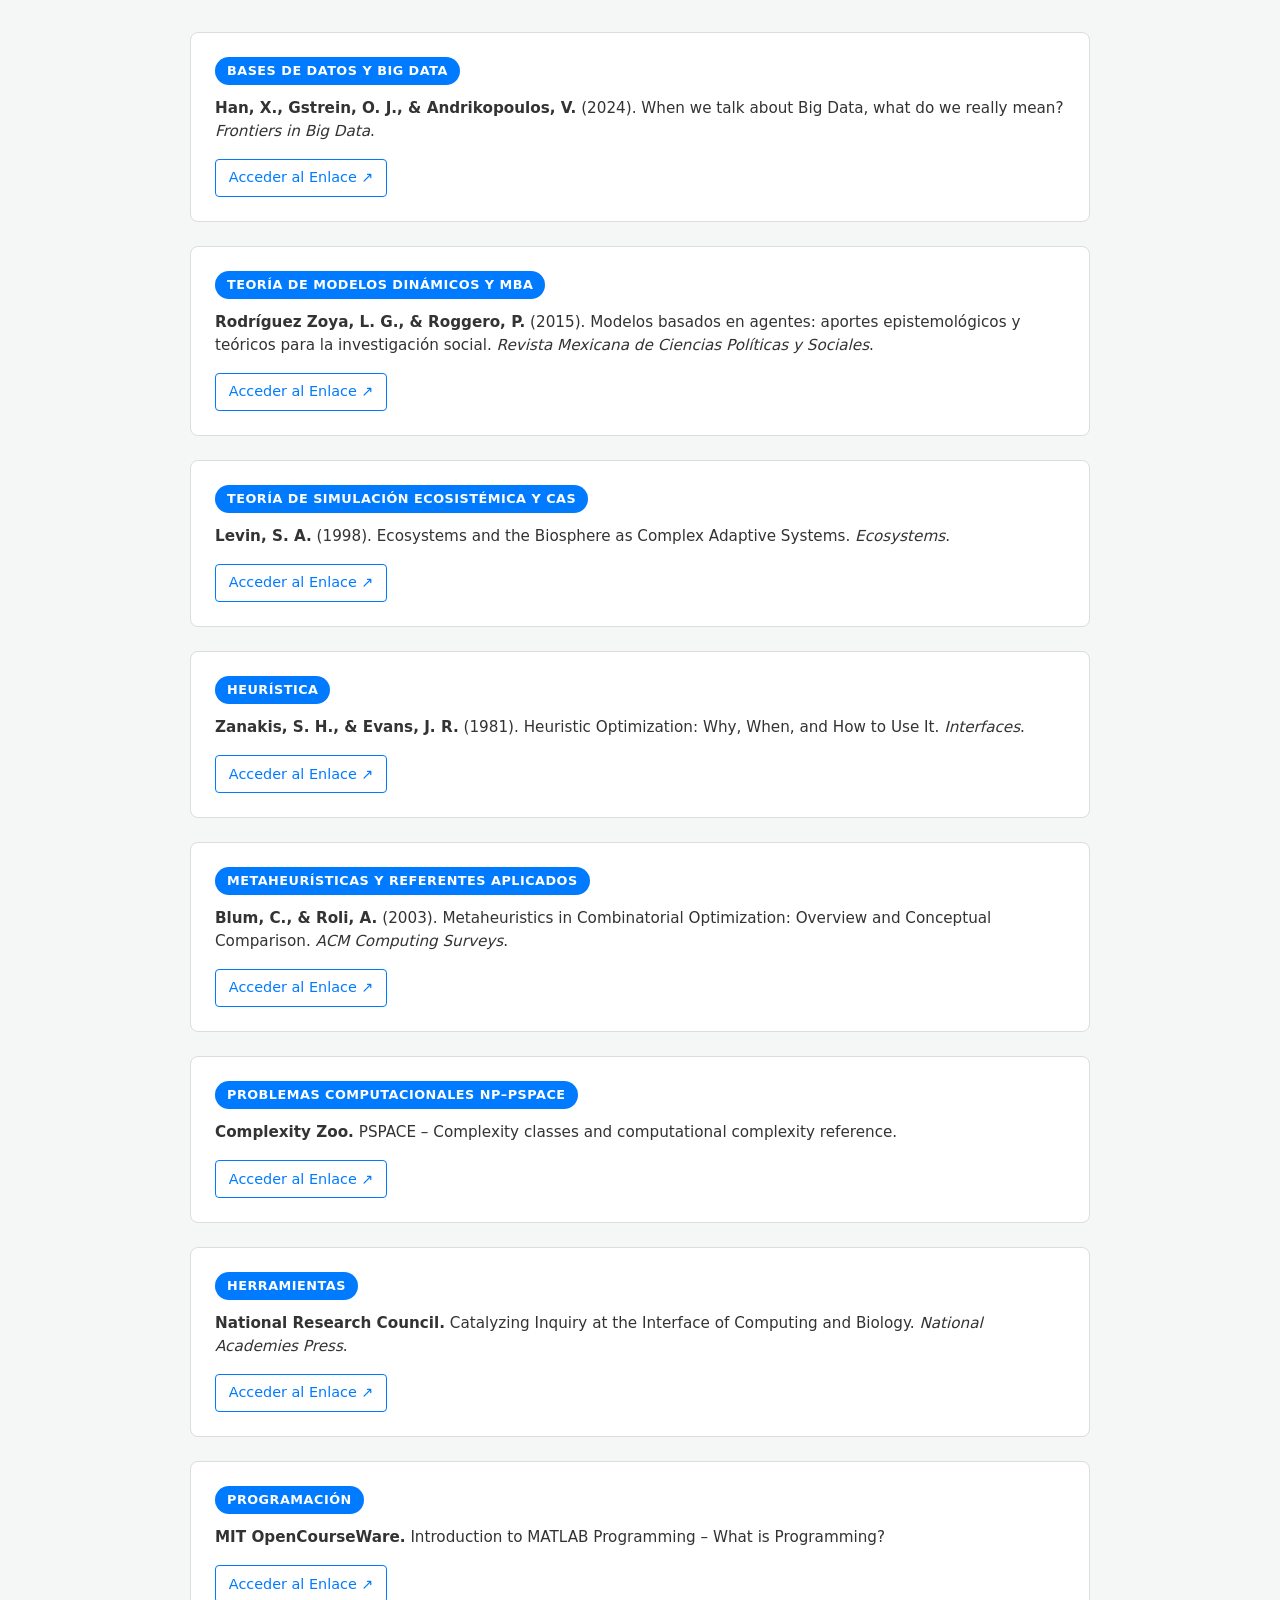
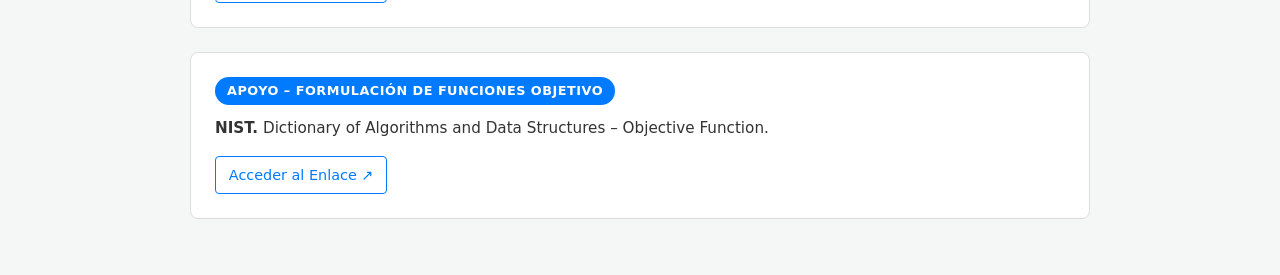
<file: modulo2_FB.html>
<!DOCTYPE html>
<html lang="es" data-theme="light">
<head>
    <meta charset="UTF-8">
    <meta name="viewport" content="width=device-width, initial-scale=1.0">
    <title></title>
    <script>
        const savedTheme = localStorage.getItem('theme') || 'light';
        document.documentElement.setAttribute('data-theme', savedTheme);
    </script>
    <link rel="stylesheet" href="css/styles.css">
    <style>
        body {
            padding: 2rem 1rem;
        }
        .sources-container {
            max-width: 900px;
            margin: 0 auto;
        }
        .source-card {
            background-color: var(--card-bg);
            border: 1px solid var(--card-border);
            border-radius: 8px;
            padding: 1.5rem;
            margin-bottom: 1.5rem;
            transition: transform 0.2s ease, box-shadow 0.2s ease;
        }
        .source-card:hover {
            transform: translateY(-2px);
            box-shadow: 0 5px 15px rgba(0,0,0,0.08);
        }
        .source-category {
            display: inline-block;
            background-color: var(--primary-color);
            color: #ffffff;
            font-size: 0.8rem;
            font-weight: 600;
            padding: 0.25rem 0.75rem;
            border-radius: 20px;
            margin-bottom: 0.75rem;
            text-transform: uppercase;
            letter-spacing: 0.5px;
        }
        .source-citation {
            font-size: 0.95rem;
            margin-bottom: 1rem;
            color: var(--text-color);
            line-height: 1.5;
        }
        .source-link {
            display: inline-flex;
            align-items: center;
            gap: 0.5rem;
            color: var(--primary-color);
            text-decoration: none;
            font-weight: 500;
            font-size: 0.9rem;
            border: 1px solid var(--primary-color);
            padding: 0.4rem 0.8rem;
            border-radius: 4px;
            transition: background 0.2s, color 0.2s;
        }
        .source-link:hover {
            background-color: var(--primary-color);
            color: #ffffff;
        }
        h1 {
            text-align: center;
            margin-bottom: 0.5rem;
        }
        .subtitle {
            text-align: center;
            color: var(--text-color);
            opacity: 0.8;
            margin-bottom: 2rem;
            font-size: 1rem;
        }
    </style>
</head>
<body>
    <div class="sources-container">
        <!-- <h1></h1> -->
        <!-- <p class="subtitle"></p> -->

        <!-- 1 -->
        <article class="source-card">
            <span class="source-category">Bases de datos y Big Data</span>
            <p class="source-citation"><strong>Han, X., Gstrein, O. J., & Andrikopoulos, V.</strong> (2024). When we talk about Big Data, what do we really mean? <em>Frontiers in Big Data</em>.</p>
            <a class="source-link" href="https://pmc.ncbi.nlm.nih.gov/articles/PMC11420115/" target="_blank" rel="noopener noreferrer">Acceder al Enlace ↗</a>
        </article>

        <!-- 2 -->
        <article class="source-card">
            <span class="source-category">Teoría de modelos dinámicos y MBA</span>
            <p class="source-citation"><strong>Rodríguez Zoya, L. G., & Roggero, P.</strong> (2015). Modelos basados en agentes: aportes epistemológicos y teóricos para la investigación social. <em>Revista Mexicana de Ciencias Políticas y Sociales</em>.</p>
            <a class="source-link" href="https://www.revistas.unam.mx/index.php/rmcpys/article/view/52073" target="_blank" rel="noopener noreferrer">Acceder al Enlace ↗</a>
        </article>

        <!-- 3 -->
        <article class="source-card">
            <span class="source-category">Teoría de simulación ecosistémica y CAS</span>
            <p class="source-citation"><strong>Levin, S. A.</strong> (1998). Ecosystems and the Biosphere as Complex Adaptive Systems. <em>Ecosystems</em>.</p>
            <a class="source-link" href="https://collaborate.princeton.edu/en/publications/self-organization-and-the-emergence-of-complexity-in-ecological-s/" target="_blank" rel="noopener noreferrer">Acceder al Enlace ↗</a>
        </article>

        <!-- 4 -->
        <article class="source-card">
            <span class="source-category">Heurística</span>
            <p class="source-citation"><strong>Zanakis, S. H., & Evans, J. R.</strong> (1981). Heuristic Optimization: Why, When, and How to Use It. <em>Interfaces</em>.</p>
            <a class="source-link" href="https://pubsonline.informs.org/doi/10.1287/inte.11.5.84" target="_blank" rel="noopener noreferrer">Acceder al Enlace ↗</a>
        </article>

        <!-- 5 -->
        <article class="source-card">
            <span class="source-category">Metaheurísticas y referentes aplicados</span>
            <p class="source-citation"><strong>Blum, C., & Roli, A.</strong> (2003). Metaheuristics in Combinatorial Optimization: Overview and Conceptual Comparison. <em>ACM Computing Surveys</em>.</p>
            <a class="source-link" href="https://www.sciencedirect.com/science/article/pii/S0020025513001588" target="_blank" rel="noopener noreferrer">Acceder al Enlace ↗</a>
        </article>

        <!-- 6 -->
        <article class="source-card">
            <span class="source-category">Problemas computacionales NP–PSPACE</span>
            <p class="source-citation"><strong>Complexity Zoo.</strong> PSPACE – Complexity classes and computational complexity reference.</p>
            <a class="source-link" href="https://complexityzoo.net/Complexity_Zoo%3AP" target="_blank" rel="noopener noreferrer">Acceder al Enlace ↗</a>
        </article>

        <!-- 7 -->
        <article class="source-card">
            <span class="source-category">Herramientas</span>
            <p class="source-citation"><strong>National Research Council.</strong> Catalyzing Inquiry at the Interface of Computing and Biology. <em>National Academies Press</em>.</p>
            <a class="source-link" href="https://www.nationalacademies.org/read/11480/chapter/4" target="_blank" rel="noopener noreferrer">Acceder al Enlace ↗</a>
        </article>

        <!-- 8 -->
        <article class="source-card">
            <span class="source-category">Programación</span>
            <p class="source-citation"><strong>MIT OpenCourseWare.</strong> Introduction to MATLAB Programming – What is Programming?</p>
            <a class="source-link" href="https://www.ocw.mit.edu/courses/18-s997-introduction-to-matlab-programming-fall-2011/pages/the-basics/what-is-programming/" target="_blank" rel="noopener noreferrer">Acceder al Enlace ↗</a>
        </article>

        <!-- 9 -->
        <article class="source-card">
            <span class="source-category">Apoyo – formulación de funciones objetivo</span>
            <p class="source-citation"><strong>NIST.</strong> Dictionary of Algorithms and Data Structures – Objective Function.</p>
            <a class="source-link" href="https://xlinux.nist.gov/dads/HTML/objective.html" target="_blank" rel="noopener noreferrer">Acceder al Enlace ↗</a>
        </article>
    </div>
</body>
</html>
</file>
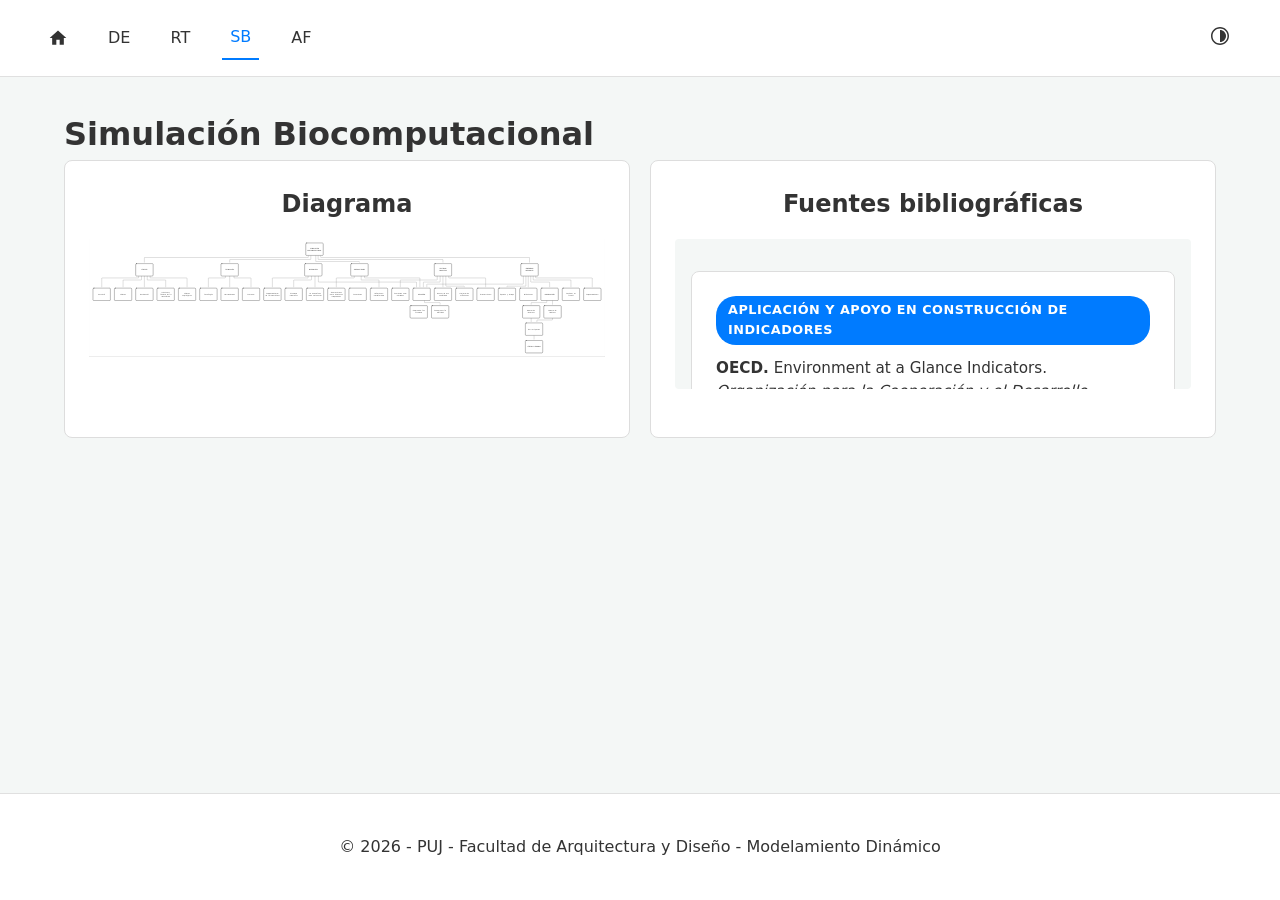
<file: modulo3.html>
<!DOCTYPE html>
<html lang="es" data-theme="light">
<head>
    <meta charset="UTF-8">
    <meta name="viewport" content="width=device-width, initial-scale=1.0">
    <title>Bitácora</title>
    <script>
        document.documentElement.setAttribute('data-theme', localStorage.getItem('theme') || 'light');
    </script>
    <link rel="stylesheet" href="css/styles.css">
</head>
<body>
    <app-navbar></app-navbar>

    <main class="container">
        <h1>Simulación Biocomputacional</h1>
        <!-- <p></p> -->

        <section class="grid-cards">
            <!-- Tarjeta SVG -->
            <article class="card card-svg">
                <h2>Diagrama</h2>
                <div class="card-content">
                    <svg xmlns:xlink="http://www.w3.org/1999/xlink" transform-origin="0 0 0" viewBox="0 0 12778.92 2920.46"><defs><path id="reuse-0" fill="transparent" stroke="#333" d="M.006 0 0 93.581q0 8 8 8h3074.608q8 0 8 8v67.724"/><path id="reuse-1" fill="transparent" stroke="#333" d="m0 0 .015 42.79q.003 8 8.003 8h5157.023q8 0 8 8v118.515"/><path id="reuse-3" fill="transparent" stroke="#333" d="m0 0 .012 144.372q0 8 8 8h1065.84q8 0 8 8v16.933"/><path id="reuse-4" fill="transparent" stroke="#333" d="m4060.727 0-.015 42.79q-.003 8-8.003 8H8q-8 0-8 8v118.515"/><path id="reuse-5" fill="transparent" stroke="#333" d="m2008.762 0 .006 93.581q0 8-8 8H8q-8 0-8 8v67.724"/><path id="reuse-6" fill="transparent" stroke="#333" d="M.014 0 0 245.953q0 8 8 8h441.115q8 0 8 8v16.934"/><path id="reuse-7" fill="transparent" stroke="#333" d="m0 0 .012 42.79q.002 8 8.002 8h898.231q8 0 8 8v220.097"/><path id="reuse-8" fill="transparent" stroke="#333" d="m914.245 0-.013 93.581q-.001 8-8.001 8H8q-8 0-8 8v169.306"/><path id="reuse-9" fill="transparent" stroke="#333" d="M0 0v278.887"/><path id="reuse-10" fill="transparent" stroke="#333" d="M.006 0 0 93.581q0 8 8 8h918.547q8 0 8 8v169.306"/><path id="reuse-11" fill="transparent" stroke="#333" d="m0 0 .015 42.79q.003 8 8.003 8H1393.84q8 0 8 8v220.097"/><path id="reuse-12" fill="transparent" stroke="#333" d="M.012 0 .001 278.887"/><path id="reuse-13" fill="transparent" stroke="#333" d="m467.267 0 .006 245.953q0 8-8 8H8q-8 0-8 8v16.934"/><path id="reuse-14" fill="transparent" stroke="#333" d="m441.874 0 .004 93.581q0 8-8 8H8q-8 0-8 8v169.306"/><path id="reuse-15" fill="transparent" stroke="#333" d="M.004 0 0 278.887"/><path id="reuse-16" fill="transparent" stroke="#333" d="m886.304 0-.007 42.79q-.001 8-8.001 8H8q-8 0-8 8v220.097"/><path id="reuse-17" fill="transparent" stroke="#333" d="m444.426 0-.007 42.79q-.001 8-8.001 8H8q-8 0-8 8v220.097"/><path id="reuse-18" fill="transparent" stroke="#333" d="M.004 0 0 93.581q0 8 8 8h425.878q8 0 8 8v169.306"/><path id="reuse-20" fill="transparent" stroke="#333" d="m457.101 0 .013 93.581q.001 8-7.999 8H8q-8 0-8 8v169.306"/><path id="reuse-21" fill="transparent" stroke="#333" d="m914.245 0-.012 42.79q-.002 8-8.002 8H8q-8 0-8 8v220.097"/><path id="reuse-22" fill="transparent" stroke="#333" d="M.014 0 .001 93.581q-.001 8 7.999 8h441.115q8 0 8 8v169.306"/><path id="reuse-23" fill="transparent" stroke="#333" d="M0 0v42.79q0 8 8 8h405.562q8 0 8 8v220.097"/><path id="reuse-24" fill="transparent" stroke="#333" d="M421.562 0v42.79q0 8-8 8H8q-8 0-8 8v220.097"/><path id="reuse-25" fill="transparent" stroke="#333" d="m413.93 0 .013 144.372q0 8-8 8H8q-8 0-8 8l.003 118.515"/><path id="reuse-26" fill="transparent" stroke="#333" d="m2392.264 0-.018 195.162q0 8-8 8H8.008q-8 0-8 8l-.006 67.725"/><path id="reuse-27" fill="transparent" stroke="#333" d="m0 0 .008 144.372q0 8 8 8h2414.33q8 0 8.001 8l.006 118.515"/><path id="reuse-28" fill="transparent" stroke="#333" d="m0 0 .007 42.79q.001 8 8.001 8h1355.346q8 0 8 8l-.003 220.097"/><path id="reuse-29" fill="transparent" stroke="#333" d="M.014 0 .002 42.79q-.002 8 7.998 8h370.009q8 0 8 8v42.33"/><path id="reuse-31" fill="transparent" stroke="#333" d="m0 0 .012 144.372q0 8 8 8h451.274q8 0 8 8v118.515"/><path id="reuse-32" fill="transparent" stroke="#333" d="m385.994 0 .012 42.79q.003 8-7.997 8H8q-8 0-8 8v42.33"/><path id="reuse-33" fill="transparent" stroke="#333" d="M.014 0 .003 101.12"/><path id="reuse-34" fill="transparent" stroke="#333" d="M386.009 0v42.79q0 8-8 8H8q-8 0-7.999 8l.008 42.33"/><path id="reuse-35" fill="transparent" stroke="#333" d="M0 0v101.12"/></defs><rect id="svg-board-background-color" width="100%" height="100%" fill="#000"/><svg class="diagram-widget" data-widget-id="3458764680409864000" preserveAspectRatio="none" style="width:5032.000000000002px;height:1150.0000000000002px" transform="scale(2.53953)" viewBox="0 0 5032 1150"><clipPath id="1586778072202"><rect width="5032" height="1150" rx="0" ry="0"/></clipPath><rect id="Page-1" width="5032" height="1150" fill="#fff" fill-rule="evenodd" stroke="none" stroke-width="0" class="shape-element shape-element-rect" clip-path="url(#1586778072202)" rx="0" ry="0"/></svg><g data-widget-id="1"><rect width="168" height="120" fill="#fff" stroke="#1a1a1a" stroke-linecap="round" stroke-linejoin="round" stroke-width="2" rx="8" transform="translate(5371.11 101.58)scale(2.53953)"/><text xml:space="preserve" x="25.813" y="39" fill="#1a1a1a" font-family="&quot;JetBrains Mono&quot;, &quot;Lucida Console&quot;, &quot;Andale Mono&quot;, AndaleMono, monospace, Noto Sans Hebrew, Noto Sans, Noto Sans JP, Noto Sans KR" font-size="14" lengthAdjust="spacingAndGlyphs" letter-spacing="0" textLength="92.813" transform="translate(5411.742 142.212)scale(2.53953)">SIMULACIÓN </text><text xml:space="preserve" x=".5" y="58" fill="#1a1a1a" font-family="&quot;JetBrains Mono&quot;, &quot;Lucida Console&quot;, &quot;Andale Mono&quot;, AndaleMono, monospace, Noto Sans Hebrew, Noto Sans, Noto Sans JP, Noto Sans KR" font-size="14" lengthAdjust="spacingAndGlyphs" letter-spacing="0" textLength="135" transform="translate(5411.742 142.212)scale(2.53953)">BIOCOMPUTACIONAL</text></g><g data-widget-id="2"><rect width="168" height="120" fill="#fff" stroke="#1a1a1a" stroke-linecap="round" stroke-linejoin="round" stroke-width="2" rx="8" transform="translate(8553.14 609.49)scale(2.53953)"/><text xml:space="preserve" x="34.25" y="39" fill="#1a1a1a" font-family="&quot;JetBrains Mono&quot;, &quot;Lucida Console&quot;, &quot;Andale Mono&quot;, AndaleMono, monospace, Noto Sans Hebrew, Noto Sans, Noto Sans JP, Noto Sans KR" font-size="14" lengthAdjust="spacingAndGlyphs" letter-spacing="0" textLength="75.938" transform="translate(8593.772 650.122)scale(2.53953)">SISTEMAS </text><text xml:space="preserve" x="30.031" y="58" fill="#1a1a1a" font-family="&quot;JetBrains Mono&quot;, &quot;Lucida Console&quot;, &quot;Andale Mono&quot;, AndaleMono, monospace, Noto Sans Hebrew, Noto Sans, Noto Sans JP, Noto Sans KR" font-size="14" lengthAdjust="spacingAndGlyphs" letter-spacing="0" textLength="75.938" transform="translate(8593.772 650.122)scale(2.53953)">COMPLEJOS</text></g><g data-widget-id="3"><rect width="168" height="120" fill="#fff" stroke="#1a1a1a" stroke-linecap="round" stroke-linejoin="round" stroke-width="2" rx="8" transform="translate(10696.5 609.49)scale(2.53953)"/><text xml:space="preserve" x="30.031" y="39" fill="#1a1a1a" font-family="&quot;JetBrains Mono&quot;, &quot;Lucida Console&quot;, &quot;Andale Mono&quot;, AndaleMono, monospace, Noto Sans Hebrew, Noto Sans, Noto Sans JP, Noto Sans KR" font-size="14" lengthAdjust="spacingAndGlyphs" letter-spacing="0" textLength="84.375" transform="translate(10737.132 650.122)scale(2.53953)">FENÓMENOS </text><text xml:space="preserve" x="30.031" y="58" fill="#1a1a1a" font-family="&quot;JetBrains Mono&quot;, &quot;Lucida Console&quot;, &quot;Andale Mono&quot;, AndaleMono, monospace, Noto Sans Hebrew, Noto Sans, Noto Sans JP, Noto Sans KR" font-size="14" lengthAdjust="spacingAndGlyphs" letter-spacing="0" textLength="75.938" transform="translate(10737.132 650.122)scale(2.53953)">NATURALES</text></g><g data-widget-id="4"><rect width="168" height="120" fill="#fff" stroke="#1a1a1a" stroke-linecap="round" stroke-linejoin="round" stroke-width="2" rx="8" transform="translate(5340.63 609.49)scale(2.53953)"/><text xml:space="preserve" x="25.813" y="48.5" fill="#1a1a1a" font-family="&quot;JetBrains Mono&quot;, &quot;Lucida Console&quot;, &quot;Andale Mono&quot;, AndaleMono, monospace, Noto Sans Hebrew, Noto Sans, Noto Sans JP, Noto Sans KR" font-size="14" lengthAdjust="spacingAndGlyphs" letter-spacing="0" textLength="84.375" transform="translate(5381.262 650.122)scale(2.53953)">NATURALEZA</text></g><g data-widget-id="5"><rect width="168" height="120" fill="#fff" stroke="#1a1a1a" stroke-linecap="round" stroke-linejoin="round" stroke-width="2" rx="8" transform="translate(6483.42 609.49)scale(2.53953)"/><text xml:space="preserve" x="13.156" y="48.5" fill="#1a1a1a" font-family="&quot;JetBrains Mono&quot;, &quot;Lucida Console&quot;, &quot;Andale Mono&quot;, AndaleMono, monospace, Noto Sans Hebrew, Noto Sans, Noto Sans JP, Noto Sans KR" font-size="14" lengthAdjust="spacingAndGlyphs" letter-spacing="0" textLength="109.688" transform="translate(6524.052 650.122)scale(2.53953)">INTERACCIONES</text></g><g data-widget-id="6"><rect width="168" height="120" fill="#fff" stroke="#1a1a1a" stroke-linecap="round" stroke-linejoin="round" stroke-width="2" rx="8" transform="translate(1158.03 609.49)scale(2.53953)"/><text xml:space="preserve" x="38.469" y="48.5" fill="#1a1a1a" font-family="&quot;JetBrains Mono&quot;, &quot;Lucida Console&quot;, &quot;Andale Mono&quot;, AndaleMono, monospace, Noto Sans Hebrew, Noto Sans, Noto Sans JP, Noto Sans KR" font-size="14" lengthAdjust="spacingAndGlyphs" letter-spacing="0" textLength="59.063" transform="translate(1198.662 650.122)scale(2.53953)">LÍMITES</text></g><g data-widget-id="7"><rect width="168" height="120" fill="#fff" stroke="#1a1a1a" stroke-linecap="round" stroke-linejoin="round" stroke-width="2" rx="8" transform="translate(3270.91 609.49)scale(2.53953)"/><text xml:space="preserve" x="25.813" y="48.5" fill="#1a1a1a" font-family="&quot;JetBrains Mono&quot;, &quot;Lucida Console&quot;, &quot;Andale Mono&quot;, AndaleMono, monospace, Noto Sans Hebrew, Noto Sans, Noto Sans JP, Noto Sans KR" font-size="14" lengthAdjust="spacingAndGlyphs" letter-spacing="0" textLength="84.375" transform="translate(3311.542 650.122)scale(2.53953)">TECNOLOGÍA</text></g><g data-widget-id="8"><rect width="168" height="120" fill="#fff" stroke="#1a1a1a" stroke-linecap="round" stroke-linejoin="round" stroke-width="2" rx="8" transform="translate(9081.36 1218.97)scale(2.53953)"/><text xml:space="preserve" x="21.594" y="39" fill="#1a1a1a" font-family="&quot;JetBrains Mono&quot;, &quot;Lucida Console&quot;, &quot;Andale Mono&quot;, AndaleMono, monospace, Noto Sans Hebrew, Noto Sans, Noto Sans JP, Noto Sans KR" font-size="14" lengthAdjust="spacingAndGlyphs" letter-spacing="0" textLength="101.25" transform="translate(9121.992 1259.602)scale(2.53953)">Conjunto de </text><text xml:space="preserve" x="25.813" y="58" fill="#1a1a1a" font-family="&quot;JetBrains Mono&quot;, &quot;Lucida Console&quot;, &quot;Andale Mono&quot;, AndaleMono, monospace, Noto Sans Hebrew, Noto Sans, Noto Sans JP, Noto Sans KR" font-size="14" lengthAdjust="spacingAndGlyphs" letter-spacing="0" textLength="84.375" transform="translate(9121.992 1259.602)scale(2.53953)">relaciones</text></g><g data-widget-id="9"><rect width="168" height="120" fill="#fff" stroke="#1a1a1a" stroke-linecap="round" stroke-linejoin="round" stroke-width="2" rx="8" transform="translate(9609.58 1218.97)scale(2.53953)"/><text xml:space="preserve" x="13.156" y="48.5" fill="#1a1a1a" font-family="&quot;JetBrains Mono&quot;, &quot;Lucida Console&quot;, &quot;Andale Mono&quot;, AndaleMono, monospace, Noto Sans Hebrew, Noto Sans, Noto Sans JP, Noto Sans KR" font-size="14" lengthAdjust="spacingAndGlyphs" letter-spacing="0" textLength="109.688" transform="translate(9650.212 1259.602)scale(2.53953)">Interacciones</text></g><g data-widget-id="10"><rect width="168" height="120" fill="#fff" stroke="#1a1a1a" stroke-linecap="round" stroke-linejoin="round" stroke-width="2" rx="8" transform="translate(7496.69 1218.97)scale(2.53953)"/><text xml:space="preserve" x="8.938" y="39" fill="#1a1a1a" font-family="&quot;JetBrains Mono&quot;, &quot;Lucida Console&quot;, &quot;Andale Mono&quot;, AndaleMono, monospace, Noto Sans Hebrew, Noto Sans, Noto Sans JP, Noto Sans KR" font-size="14" lengthAdjust="spacingAndGlyphs" letter-spacing="0" textLength="126.563" transform="translate(7537.322 1259.602)scale(2.53953)">Funcionan como </text><text xml:space="preserve" x="34.25" y="58" fill="#1a1a1a" font-family="&quot;JetBrains Mono&quot;, &quot;Lucida Console&quot;, &quot;Andale Mono&quot;, AndaleMono, monospace, Noto Sans Hebrew, Noto Sans, Noto Sans JP, Noto Sans KR" font-size="14" lengthAdjust="spacingAndGlyphs" letter-spacing="0" textLength="67.5" transform="translate(7537.322 1259.602)scale(2.53953)">unidades</text></g><g data-widget-id="11"><rect width="168" height="120" fill="#fff" stroke="#1a1a1a" stroke-linecap="round" stroke-linejoin="round" stroke-width="2" rx="8" transform="translate(8553.14 1218.97)scale(2.53953)"/><text xml:space="preserve" x="13.156" y="39" fill="#1a1a1a" font-family="&quot;JetBrains Mono&quot;, &quot;Lucida Console&quot;, &quot;Andale Mono&quot;, AndaleMono, monospace, Noto Sans Hebrew, Noto Sans, Noto Sans JP, Noto Sans KR" font-size="14" lengthAdjust="spacingAndGlyphs" letter-spacing="0" textLength="118.125" transform="translate(8593.772 1259.602)scale(2.53953)">Dentro de una </text><text xml:space="preserve" x="30.031" y="58" fill="#1a1a1a" font-family="&quot;JetBrains Mono&quot;, &quot;Lucida Console&quot;, &quot;Andale Mono&quot;, AndaleMono, monospace, Noto Sans Hebrew, Noto Sans, Noto Sans JP, Noto Sans KR" font-size="14" lengthAdjust="spacingAndGlyphs" letter-spacing="0" textLength="75.938" transform="translate(8593.772 1259.602)scale(2.53953)">totalidad</text></g><g data-widget-id="12"><rect width="168" height="120" fill="#fff" stroke="#1a1a1a" stroke-linecap="round" stroke-linejoin="round" stroke-width="2" rx="8" transform="translate(11722.47 1218.97)scale(2.53953)"/><text xml:space="preserve" x="21.594" y="39" fill="#1a1a1a" font-family="&quot;JetBrains Mono&quot;, &quot;Lucida Console&quot;, &quot;Andale Mono&quot;, AndaleMono, monospace, Noto Sans Hebrew, Noto Sans, Noto Sans JP, Noto Sans KR" font-size="14" lengthAdjust="spacingAndGlyphs" letter-spacing="0" textLength="101.25" transform="translate(11763.102 1259.602)scale(2.53953)">Carácter no </text><text xml:space="preserve" x="42.688" y="58" fill="#1a1a1a" font-family="&quot;JetBrains Mono&quot;, &quot;Lucida Console&quot;, &quot;Andale Mono&quot;, AndaleMono, monospace, Noto Sans Hebrew, Noto Sans, Noto Sans JP, Noto Sans KR" font-size="14" lengthAdjust="spacingAndGlyphs" letter-spacing="0" textLength="50.625" transform="translate(11763.102 1259.602)scale(2.53953)">lineal</text></g><g data-widget-id="13"><rect width="168" height="120" fill="#fff" stroke="#1a1a1a" stroke-linecap="round" stroke-linejoin="round" stroke-width="2" rx="8" transform="translate(12250.69 1218.97)scale(2.53953)"/><text xml:space="preserve" x="8.938" y="48.5" fill="#1a1a1a" font-family="&quot;JetBrains Mono&quot;, &quot;Lucida Console&quot;, &quot;Andale Mono&quot;, AndaleMono, monospace, Noto Sans Hebrew, Noto Sans, Noto Sans JP, Noto Sans KR" font-size="14" lengthAdjust="spacingAndGlyphs" letter-spacing="0" textLength="118.125" transform="translate(12291.322 1259.602)scale(2.53953)">Comportamiento</text></g><g data-widget-id="14"><rect width="168" height="120" fill="#fff" stroke="#1a1a1a" stroke-linecap="round" stroke-linejoin="round" stroke-width="2" rx="8" transform="translate(10666.03 1218.97)scale(2.53953)"/><text xml:space="preserve" x="25.813" y="48.5" fill="#1a1a1a" font-family="&quot;JetBrains Mono&quot;, &quot;Lucida Console&quot;, &quot;Andale Mono&quot;, AndaleMono, monospace, Noto Sans Hebrew, Noto Sans, Noto Sans JP, Noto Sans KR" font-size="14" lengthAdjust="spacingAndGlyphs" letter-spacing="0" textLength="84.375" transform="translate(10706.662 1259.602)scale(2.53953)">Relaciones</text></g><g data-widget-id="15"><rect width="168" height="120" fill="#fff" stroke="#1a1a1a" stroke-linecap="round" stroke-linejoin="round" stroke-width="2" rx="8" transform="translate(10137.8 1218.97)scale(2.53953)"/><text xml:space="preserve" x=".5" y="48.5" fill="#1a1a1a" font-family="&quot;JetBrains Mono&quot;, &quot;Lucida Console&quot;, &quot;Andale Mono&quot;, AndaleMono, monospace, Noto Sans Hebrew, Noto Sans, Noto Sans JP, Noto Sans KR" font-size="14" lengthAdjust="spacingAndGlyphs" letter-spacing="0" textLength="135" transform="translate(10178.432 1259.602)scale(2.53953)">Espacio y tiempo</text></g><g data-widget-id="16"><rect width="168" height="120" fill="#fff" stroke="#1a1a1a" stroke-linecap="round" stroke-linejoin="round" stroke-width="2" rx="8" transform="translate(4855.58 1218.97)scale(2.53953)"/><text xml:space="preserve" x="34.25" y="39" fill="#1a1a1a" font-family="&quot;JetBrains Mono&quot;, &quot;Lucida Console&quot;, &quot;Andale Mono&quot;, AndaleMono, monospace, Noto Sans Hebrew, Noto Sans, Noto Sans JP, Noto Sans KR" font-size="14" lengthAdjust="spacingAndGlyphs" letter-spacing="0" textLength="75.938" transform="translate(4896.212 1259.602)scale(2.53953)">Sistemas </text><text xml:space="preserve" x="30.031" y="58" fill="#1a1a1a" font-family="&quot;JetBrains Mono&quot;, &quot;Lucida Console&quot;, &quot;Andale Mono&quot;, AndaleMono, monospace, Noto Sans Hebrew, Noto Sans, Noto Sans JP, Noto Sans KR" font-size="14" lengthAdjust="spacingAndGlyphs" letter-spacing="0" textLength="75.938" transform="translate(4896.212 1259.602)scale(2.53953)">naturales</text></g><g data-widget-id="17"><rect width="168" height="120" fill="#fff" stroke="#1a1a1a" stroke-linecap="round" stroke-linejoin="round" stroke-width="2" rx="8" transform="translate(5383.8 1218.97)scale(2.53953)"/><text xml:space="preserve" x="13.156" y="39" fill="#1a1a1a" font-family="&quot;JetBrains Mono&quot;, &quot;Lucida Console&quot;, &quot;Andale Mono&quot;, AndaleMono, monospace, Noto Sans Hebrew, Noto Sans, Noto Sans JP, Noto Sans KR" font-size="14" lengthAdjust="spacingAndGlyphs" letter-spacing="0" textLength="118.125" transform="translate(5424.432 1259.602)scale(2.53953)">La naturaleza </text><text xml:space="preserve" x="4.719" y="58" fill="#1a1a1a" font-family="&quot;JetBrains Mono&quot;, &quot;Lucida Console&quot;, &quot;Andale Mono&quot;, AndaleMono, monospace, Noto Sans Hebrew, Noto Sans, Noto Sans JP, Noto Sans KR" font-size="14" lengthAdjust="spacingAndGlyphs" letter-spacing="0" textLength="126.563" transform="translate(5424.432 1259.602)scale(2.53953)">como referencia</text></g><g data-widget-id="18"><rect width="168" height="120" fill="#fff" stroke="#1a1a1a" stroke-linecap="round" stroke-linejoin="round" stroke-width="2" rx="8" transform="translate(4327.36 1218.97)scale(2.53953)"/><text xml:space="preserve" x="8.938" y="39" fill="#1a1a1a" font-family="&quot;JetBrains Mono&quot;, &quot;Lucida Console&quot;, &quot;Andale Mono&quot;, AndaleMono, monospace, Noto Sans Hebrew, Noto Sans, Noto Sans JP, Noto Sans KR" font-size="14" lengthAdjust="spacingAndGlyphs" letter-spacing="0" textLength="126.563" transform="translate(4367.992 1259.602)scale(2.53953)">Comportamiento </text><text xml:space="preserve" x=".5" y="58" fill="#1a1a1a" font-family="&quot;JetBrains Mono&quot;, &quot;Lucida Console&quot;, &quot;Andale Mono&quot;, AndaleMono, monospace, Noto Sans Hebrew, Noto Sans, Noto Sans JP, Noto Sans KR" font-size="14" lengthAdjust="spacingAndGlyphs" letter-spacing="0" textLength="135" transform="translate(4367.992 1259.602)scale(2.53953)">de la naturaleza</text></g><g data-widget-id="19"><rect width="168" height="120" fill="#fff" stroke="#1a1a1a" stroke-linecap="round" stroke-linejoin="round" stroke-width="2" rx="8" transform="translate(5912.03 1218.97)scale(2.53953)"/><text xml:space="preserve" x="13.156" y="29.5" fill="#1a1a1a" font-family="&quot;JetBrains Mono&quot;, &quot;Lucida Console&quot;, &quot;Andale Mono&quot;, AndaleMono, monospace, Noto Sans Hebrew, Noto Sans, Noto Sans JP, Noto Sans KR" font-size="14" lengthAdjust="spacingAndGlyphs" letter-spacing="0" textLength="118.125" transform="translate(5952.662 1259.602)scale(2.53953)">Interacciones </text><text xml:space="preserve" x="4.719" y="48.5" fill="#1a1a1a" font-family="&quot;JetBrains Mono&quot;, &quot;Lucida Console&quot;, &quot;Andale Mono&quot;, AndaleMono, monospace, Noto Sans Hebrew, Noto Sans, Noto Sans JP, Noto Sans KR" font-size="14" lengthAdjust="spacingAndGlyphs" letter-spacing="0" textLength="135" transform="translate(5952.662 1259.602)scale(2.53953)">entre distintos </text><text xml:space="preserve" x="21.594" y="67.5" fill="#1a1a1a" font-family="&quot;JetBrains Mono&quot;, &quot;Lucida Console&quot;, &quot;Andale Mono&quot;, AndaleMono, monospace, Noto Sans Hebrew, Noto Sans, Noto Sans JP, Noto Sans KR" font-size="14" lengthAdjust="spacingAndGlyphs" letter-spacing="0" textLength="92.813" transform="translate(5952.662 1259.602)scale(2.53953)">componentes</text></g><g data-widget-id="20"><rect width="168" height="120" fill="#fff" stroke="#1a1a1a" stroke-linecap="round" stroke-linejoin="round" stroke-width="2" rx="8" transform="translate(6968.47 1218.97)scale(2.53953)"/><text xml:space="preserve" x="25.813" y="39" fill="#1a1a1a" font-family="&quot;JetBrains Mono&quot;, &quot;Lucida Console&quot;, &quot;Andale Mono&quot;, AndaleMono, monospace, Noto Sans Hebrew, Noto Sans, Noto Sans JP, Noto Sans KR" font-size="14" lengthAdjust="spacingAndGlyphs" letter-spacing="0" textLength="92.813" transform="translate(7009.102 1259.602)scale(2.53953)">Relaciones </text><text xml:space="preserve" x="17.375" y="58" fill="#1a1a1a" font-family="&quot;JetBrains Mono&quot;, &quot;Lucida Console&quot;, &quot;Andale Mono&quot;, AndaleMono, monospace, Noto Sans Hebrew, Noto Sans, Noto Sans JP, Noto Sans KR" font-size="14" lengthAdjust="spacingAndGlyphs" letter-spacing="0" textLength="101.25" transform="translate(7009.102 1259.602)scale(2.53953)">establecidas</text></g><g data-widget-id="21"><rect width="168" height="120" fill="#fff" stroke="#1a1a1a" stroke-linecap="round" stroke-linejoin="round" stroke-width="2" rx="8" transform="translate(6440.25 1218.97)scale(2.53953)"/><text xml:space="preserve" x="25.813" y="48.5" fill="#1a1a1a" font-family="&quot;JetBrains Mono&quot;, &quot;Lucida Console&quot;, &quot;Andale Mono&quot;, AndaleMono, monospace, Noto Sans Hebrew, Noto Sans, Noto Sans JP, Noto Sans KR" font-size="14" lengthAdjust="spacingAndGlyphs" letter-spacing="0" textLength="84.375" transform="translate(6480.882 1259.602)scale(2.53953)">Conexiones</text></g><g data-widget-id="22"><rect width="168" height="120" fill="#fff" stroke="#1a1a1a" stroke-linecap="round" stroke-linejoin="round" stroke-width="2" rx="8" transform="translate(629.8 1218.97)scale(2.53953)"/><text xml:space="preserve" x="38.469" y="48.5" fill="#1a1a1a" font-family="&quot;JetBrains Mono&quot;, &quot;Lucida Console&quot;, &quot;Andale Mono&quot;, AndaleMono, monospace, Noto Sans Hebrew, Noto Sans, Noto Sans JP, Noto Sans KR" font-size="14" lengthAdjust="spacingAndGlyphs" letter-spacing="0" textLength="59.063" transform="translate(670.432 1259.602)scale(2.53953)">Límites</text></g><g data-widget-id="23"><rect width="168" height="120" fill="#fff" stroke="#1a1a1a" stroke-linecap="round" stroke-linejoin="round" stroke-width="2" rx="8" transform="translate(2214.47 1218.97)scale(2.53953)"/><text xml:space="preserve" x="38.469" y="39" fill="#1a1a1a" font-family="&quot;JetBrains Mono&quot;, &quot;Lucida Console&quot;, &quot;Andale Mono&quot;, AndaleMono, monospace, Noto Sans Hebrew, Noto Sans, Noto Sans JP, Noto Sans KR" font-size="14" lengthAdjust="spacingAndGlyphs" letter-spacing="0" textLength="67.5" transform="translate(2255.102 1259.602)scale(2.53953)">Límites </text><text xml:space="preserve" x="21.594" y="58" fill="#1a1a1a" font-family="&quot;JetBrains Mono&quot;, &quot;Lucida Console&quot;, &quot;Andale Mono&quot;, AndaleMono, monospace, Noto Sans Hebrew, Noto Sans, Noto Sans JP, Noto Sans KR" font-size="14" lengthAdjust="spacingAndGlyphs" letter-spacing="0" textLength="92.813" transform="translate(2255.102 1259.602)scale(2.53953)">topológicos</text></g><g data-widget-id="24"><rect width="168" height="120" fill="#fff" stroke="#1a1a1a" stroke-linecap="round" stroke-linejoin="round" stroke-width="2" rx="8" transform="translate(1158.03 1218.97)scale(2.53953)"/><text xml:space="preserve" x="25.813" y="48.5" fill="#1a1a1a" font-family="&quot;JetBrains Mono&quot;, &quot;Lucida Console&quot;, &quot;Andale Mono&quot;, AndaleMono, monospace, Noto Sans Hebrew, Noto Sans, Noto Sans JP, Noto Sans KR" font-size="14" lengthAdjust="spacingAndGlyphs" letter-spacing="0" textLength="84.375" transform="translate(1198.662 1259.602)scale(2.53953)">Horizontal</text></g><g data-widget-id="25"><rect width="168" height="120" fill="#fff" stroke="#1a1a1a" stroke-linecap="round" stroke-linejoin="round" stroke-width="2" rx="8" transform="translate(101.58 1218.97)scale(2.53953)"/><text xml:space="preserve" x="34.25" y="48.5" fill="#1a1a1a" font-family="&quot;JetBrains Mono&quot;, &quot;Lucida Console&quot;, &quot;Andale Mono&quot;, AndaleMono, monospace, Noto Sans Hebrew, Noto Sans, Noto Sans JP, Noto Sans KR" font-size="14" lengthAdjust="spacingAndGlyphs" letter-spacing="0" textLength="67.5" transform="translate(142.212 1259.602)scale(2.53953)">Vertical</text></g><g data-widget-id="26"><rect width="168" height="120" fill="#fff" stroke="#1a1a1a" stroke-linecap="round" stroke-linejoin="round" stroke-width="2" rx="8" transform="translate(1686.25 1218.97)scale(2.53953)"/><text xml:space="preserve" x="30.031" y="29.5" fill="#1a1a1a" font-family="&quot;JetBrains Mono&quot;, &quot;Lucida Console&quot;, &quot;Andale Mono&quot;, AndaleMono, monospace, Noto Sans Hebrew, Noto Sans, Noto Sans JP, Noto Sans KR" font-size="14" lengthAdjust="spacingAndGlyphs" letter-spacing="0" textLength="84.375" transform="translate(1726.882 1259.602)scale(2.53953)">Distintos </text><text xml:space="preserve" x="13.156" y="48.5" fill="#1a1a1a" font-family="&quot;JetBrains Mono&quot;, &quot;Lucida Console&quot;, &quot;Andale Mono&quot;, AndaleMono, monospace, Noto Sans Hebrew, Noto Sans, Noto Sans JP, Noto Sans KR" font-size="14" lengthAdjust="spacingAndGlyphs" letter-spacing="0" textLength="118.125" transform="translate(1726.882 1259.602)scale(2.53953)">límites de la </text><text xml:space="preserve" x="25.813" y="67.5" fill="#1a1a1a" font-family="&quot;JetBrains Mono&quot;, &quot;Lucida Console&quot;, &quot;Andale Mono&quot;, AndaleMono, monospace, Noto Sans Hebrew, Noto Sans, Noto Sans JP, Noto Sans KR" font-size="14" lengthAdjust="spacingAndGlyphs" letter-spacing="0" textLength="84.375" transform="translate(1726.882 1259.602)scale(2.53953)">naturaleza</text></g><g data-widget-id="27"><rect width="168" height="120" fill="#fff" stroke="#1a1a1a" stroke-linecap="round" stroke-linejoin="round" stroke-width="2" rx="8" transform="translate(3270.91 1218.97)scale(2.53953)"/><text xml:space="preserve" x="17.375" y="48.5" fill="#1a1a1a" font-family="&quot;JetBrains Mono&quot;, &quot;Lucida Console&quot;, &quot;Andale Mono&quot;, AndaleMono, monospace, Noto Sans Hebrew, Noto Sans, Noto Sans JP, Noto Sans KR" font-size="14" lengthAdjust="spacingAndGlyphs" letter-spacing="0" textLength="101.25" transform="translate(3311.542 1259.602)scale(2.53953)">Herramientas</text></g><g data-widget-id="28"><rect width="168" height="120" fill="#fff" stroke="#1a1a1a" stroke-linecap="round" stroke-linejoin="round" stroke-width="2" rx="8" transform="translate(3799.14 1218.97)scale(2.53953)"/><text xml:space="preserve" x="34.25" y="48.5" fill="#1a1a1a" font-family="&quot;JetBrains Mono&quot;, &quot;Lucida Console&quot;, &quot;Andale Mono&quot;, AndaleMono, monospace, Noto Sans Hebrew, Noto Sans, Noto Sans JP, Noto Sans KR" font-size="14" lengthAdjust="spacingAndGlyphs" letter-spacing="0" textLength="67.5" transform="translate(3839.772 1259.602)scale(2.53953)">Procesos</text></g><g data-widget-id="29"><rect width="168" height="120" fill="#fff" stroke="#1a1a1a" stroke-linecap="round" stroke-linejoin="round" stroke-width="2" rx="8" transform="translate(2742.69 1218.97)scale(2.53953)"/><text xml:space="preserve" x="25.813" y="48.5" fill="#1a1a1a" font-family="&quot;JetBrains Mono&quot;, &quot;Lucida Console&quot;, &quot;Andale Mono&quot;, AndaleMono, monospace, Noto Sans Hebrew, Noto Sans, Noto Sans JP, Noto Sans KR" font-size="14" lengthAdjust="spacingAndGlyphs" letter-spacing="0" textLength="84.375" transform="translate(2783.322 1259.602)scale(2.53953)">Tecnología</text></g><g data-widget-id="30"><rect width="168" height="120" fill="#fff" stroke="#1a1a1a" stroke-linecap="round" stroke-linejoin="round" stroke-width="2" rx="8" transform="translate(8024.92 1218.97)scale(2.53953)"/><text xml:space="preserve" x="34.25" y="48.5" fill="#1a1a1a" font-family="&quot;JetBrains Mono&quot;, &quot;Lucida Console&quot;, &quot;Andale Mono&quot;, AndaleMono, monospace, Noto Sans Hebrew, Noto Sans, Noto Sans JP, Noto Sans KR" font-size="14" lengthAdjust="spacingAndGlyphs" letter-spacing="0" textLength="67.5" transform="translate(8065.552 1259.602)scale(2.53953)">RELACIÓN</text></g><g data-widget-id="31"><rect width="168" height="120" fill="#fff" stroke="#1a1a1a" stroke-linecap="round" stroke-linejoin="round" stroke-width="2" rx="8" transform="translate(8482.03 1650.69)scale(2.53953)"/><text xml:space="preserve" x="8.938" y="39" fill="#1a1a1a" font-family="&quot;JetBrains Mono&quot;, &quot;Lucida Console&quot;, &quot;Andale Mono&quot;, AndaleMono, monospace, Noto Sans Hebrew, Noto Sans, Noto Sans JP, Noto Sans KR" font-size="14" lengthAdjust="spacingAndGlyphs" letter-spacing="0" textLength="126.563" transform="translate(8522.662 1691.322)scale(2.53953)">Interpretar la </text><text xml:space="preserve" x="34.25" y="58" fill="#1a1a1a" font-family="&quot;JetBrains Mono&quot;, &quot;Lucida Console&quot;, &quot;Andale Mono&quot;, AndaleMono, monospace, Noto Sans Hebrew, Noto Sans, Noto Sans JP, Noto Sans KR" font-size="14" lengthAdjust="spacingAndGlyphs" letter-spacing="0" textLength="67.5" transform="translate(8522.662 1691.322)scale(2.53953)">realidad</text></g><g data-widget-id="32"><rect width="168" height="120" fill="#fff" stroke="#1a1a1a" stroke-linecap="round" stroke-linejoin="round" stroke-width="2" rx="8" transform="translate(7953.81 1650.69)scale(2.53953)"/><text xml:space="preserve" x="8.938" y="39" fill="#1a1a1a" font-family="&quot;JetBrains Mono&quot;, &quot;Lucida Console&quot;, &quot;Andale Mono&quot;, AndaleMono, monospace, Noto Sans Hebrew, Noto Sans, Noto Sans JP, Noto Sans KR" font-size="14" lengthAdjust="spacingAndGlyphs" letter-spacing="0" textLength="126.563" transform="translate(7994.442 1691.322)scale(2.53953)">Comprender los </text><text xml:space="preserve" x="34.25" y="58" fill="#1a1a1a" font-family="&quot;JetBrains Mono&quot;, &quot;Lucida Console&quot;, &quot;Andale Mono&quot;, AndaleMono, monospace, Noto Sans Hebrew, Noto Sans, Noto Sans JP, Noto Sans KR" font-size="14" lengthAdjust="spacingAndGlyphs" letter-spacing="0" textLength="67.5" transform="translate(7994.442 1691.322)scale(2.53953)">sistemas</text></g><g data-widget-id="33"><rect width="168" height="120" fill="#fff" stroke="#1a1a1a" stroke-linecap="round" stroke-linejoin="round" stroke-width="2" rx="8" transform="translate(11194.25 1218.97)scale(2.53953)"/><text xml:space="preserve" x="21.594" y="48.5" fill="#1a1a1a" font-family="&quot;JetBrains Mono&quot;, &quot;Lucida Console&quot;, &quot;Andale Mono&quot;, AndaleMono, monospace, Noto Sans Hebrew, Noto Sans, Noto Sans JP, Noto Sans KR" font-size="14" lengthAdjust="spacingAndGlyphs" letter-spacing="0" textLength="92.813" transform="translate(11234.882 1259.602)scale(2.53953)">OBSERVACIÓN</text></g><g data-widget-id="34"><rect width="168" height="120" fill="#fff" stroke="#1a1a1a" stroke-linecap="round" stroke-linejoin="round" stroke-width="2" rx="8" transform="translate(10737.13 1650.69)scale(2.53953)"/><text xml:space="preserve" x="30.031" y="39" fill="#1a1a1a" font-family="&quot;JetBrains Mono&quot;, &quot;Lucida Console&quot;, &quot;Andale Mono&quot;, AndaleMono, monospace, Noto Sans Hebrew, Noto Sans, Noto Sans JP, Noto Sans KR" font-size="14" lengthAdjust="spacingAndGlyphs" letter-spacing="0" textLength="84.375" transform="translate(10777.762 1691.322)scale(2.53953)">Manera de </text><text xml:space="preserve" x="34.25" y="58" fill="#1a1a1a" font-family="&quot;JetBrains Mono&quot;, &quot;Lucida Console&quot;, &quot;Andale Mono&quot;, AndaleMono, monospace, Noto Sans Hebrew, Noto Sans, Noto Sans JP, Noto Sans KR" font-size="14" lengthAdjust="spacingAndGlyphs" letter-spacing="0" textLength="67.5" transform="translate(10777.762 1691.322)scale(2.53953)">observar</text></g><g data-widget-id="35"><rect width="168" height="120" fill="#fff" stroke="#1a1a1a" stroke-linecap="round" stroke-linejoin="round" stroke-width="2" rx="8" transform="translate(11265.36 1650.69)scale(2.53953)"/><text xml:space="preserve" x="30.031" y="39" fill="#1a1a1a" font-family="&quot;JetBrains Mono&quot;, &quot;Lucida Console&quot;, &quot;Andale Mono&quot;, AndaleMono, monospace, Noto Sans Hebrew, Noto Sans, Noto Sans JP, Noto Sans KR" font-size="14" lengthAdjust="spacingAndGlyphs" letter-spacing="0" textLength="84.375" transform="translate(11305.992 1691.322)scale(2.53953)">Manera de </text><text xml:space="preserve" x="38.469" y="58" fill="#1a1a1a" font-family="&quot;JetBrains Mono&quot;, &quot;Lucida Console&quot;, &quot;Andale Mono&quot;, AndaleMono, monospace, Noto Sans Hebrew, Noto Sans, Noto Sans JP, Noto Sans KR" font-size="14" lengthAdjust="spacingAndGlyphs" letter-spacing="0" textLength="59.063" transform="translate(11305.992 1691.322)scale(2.53953)">habitar</text></g><g data-widget-id="36"><rect width="168" height="120" fill="#fff" stroke="#1a1a1a" stroke-linecap="round" stroke-linejoin="round" stroke-width="2" rx="8" transform="translate(10808.24 2082.41)scale(2.53953)"/><text xml:space="preserve" x="8.938" y="48.5" fill="#1a1a1a" font-family="&quot;JetBrains Mono&quot;, &quot;Lucida Console&quot;, &quot;Andale Mono&quot;, AndaleMono, monospace, Noto Sans Hebrew, Noto Sans, Noto Sans JP, Noto Sans KR" font-size="14" lengthAdjust="spacingAndGlyphs" letter-spacing="0" textLength="118.125" transform="translate(10848.872 2123.042)scale(2.53953)">Son recíprocas</text></g><g data-widget-id="37"><rect width="168" height="120" fill="#fff" stroke="#1a1a1a" stroke-linecap="round" stroke-linejoin="round" stroke-width="2" rx="8" transform="translate(10808.24 2514.13)scale(2.53953)"/><text xml:space="preserve" x="4.719" y="48.5" fill="#1a1a1a" font-family="&quot;JetBrains Mono&quot;, &quot;Lucida Console&quot;, &quot;Andale Mono&quot;, AndaleMono, monospace, Noto Sans Hebrew, Noto Sans, Noto Sans JP, Noto Sans KR" font-size="14" lengthAdjust="spacingAndGlyphs" letter-spacing="0" textLength="126.563" transform="translate(10848.872 2554.762)scale(2.53953)">CÍRCULO CERRADO</text></g><g data-widget-id="38" transform="translate(5675.85 406.32)"><use xlink:href="#reuse-0" stroke-width="2"/><use xlink:href="#LineHeadArrow2" fill="#333" transform="rotate(90 1443.723 1646.885)"/></g><g data-widget-id="39" transform="translate(5736.78 406.32)"><use xlink:href="#reuse-1" stroke-width="2"/><use xlink:href="#LineHeadArrow2" fill="#333" transform="rotate(90 2484.94 2688.102)"/></g><g data-widget-id="40" transform="translate(5553.95 406.32)"><use xlink:href="#reuse-2" stroke-width="2"/><use xlink:href="#LineHeadArrow2" fill="#333" transform="rotate(90.003 -101.575 101.581)"/></g><g data-widget-id="41" transform="translate(5614.89 406.32)"><use xlink:href="#reuse-3" stroke-width="2"/><use xlink:href="#LineHeadArrow2" fill="#333" transform="rotate(90 439.345 642.507)"/></g><g data-widget-id="42" transform="translate(1371.35 406.32)"><use xlink:href="#reuse-4" stroke-width="2"/><use xlink:href="#LineHeadArrow2" fill="#333" transform="matrix(0 1 -1 0 0 203.162)"/></g><g data-widget-id="43" transform="translate(3484.24 406.32)"><use xlink:href="#reuse-5" stroke-width="2"/><use xlink:href="#LineHeadArrow2" fill="#333" transform="matrix(0 1 -1 0 0 203.162)"/></g><g data-widget-id="44" transform="translate(8837.57 914.23)"><use xlink:href="#reuse-6" stroke-width="2"/><use xlink:href="#LineHeadArrow2" fill="#333" transform="rotate(90 76.186 380.93)"/></g><g data-widget-id="45" transform="translate(8908.66 914.23)"><use xlink:href="#reuse-7" stroke-width="2"/><use xlink:href="#LineHeadArrow2" fill="#333" transform="rotate(90 304.75 609.494)"/></g><g data-widget-id="46" transform="translate(7710.01 914.23)"><use xlink:href="#reuse-8" stroke-width="2"/><use xlink:href="#LineHeadArrow2" fill="#333" transform="matrix(0 1 -1 0 0 304.744)"/></g><g data-widget-id="47" transform="translate(8766.46 914.23)"><use xlink:href="#reuse-9" stroke-width="2"/><use xlink:href="#LineHeadArrow2" fill="#333" transform="matrix(0 1 -1 0 0 304.744)"/></g><g data-widget-id="48" transform="translate(11001.24 914.23)"><use xlink:href="#reuse-10" stroke-width="2"/><use xlink:href="#LineHeadArrow2" fill="#333" transform="rotate(90 314.902 619.645)"/></g><g data-widget-id="49" transform="translate(11062.18 914.23)"><use xlink:href="#reuse-11" stroke-width="2"/><use xlink:href="#LineHeadArrow2" fill="#333" transform="rotate(90 548.548 853.291)"/></g><g data-widget-id="50" transform="translate(10879.35 914.23)"><use xlink:href="#reuse-12" stroke-width="2"/><use xlink:href="#LineHeadArrow2" fill="#333" transform="rotate(90.002 -152.366 152.372)"/></g><g data-widget-id="51" transform="translate(10351.13 914.23)"><use xlink:href="#reuse-13" stroke-width="2"/><use xlink:href="#LineHeadArrow2" fill="#333" transform="matrix(0 1 -1 0 0 304.744)"/></g><g data-widget-id="52" transform="translate(5068.9 914.23)"><use xlink:href="#reuse-14" stroke-width="2"/><use xlink:href="#LineHeadArrow2" fill="#333" transform="matrix(0 1 -1 0 0 304.744)"/></g><g data-widget-id="53" transform="translate(5597.12 914.23)"><use xlink:href="#reuse-15" stroke-width="2"/><use xlink:href="#LineHeadArrow2" fill="#333" transform="rotate(90 -152.37 152.372)"/></g><g data-widget-id="54" transform="translate(4540.68 914.23)"><use xlink:href="#reuse-16" stroke-width="2"/><use xlink:href="#LineHeadArrow2" fill="#333" transform="matrix(0 1 -1 0 0 304.744)"/></g><g data-widget-id="55" transform="translate(6125.35 914.23)"><use xlink:href="#reuse-17" stroke-width="2"/><use xlink:href="#LineHeadArrow2" fill="#333" transform="matrix(0 1 -1 0 0 304.744)"/></g><g data-widget-id="56" transform="translate(6739.91 914.23)"><use xlink:href="#reuse-18" stroke-width="2"/><use xlink:href="#LineHeadArrow2" fill="#333" transform="rotate(90 68.567 373.31)"/></g><g data-widget-id="57" transform="translate(6653.57 914.23)"><use xlink:href="#reuse-19" stroke-width="2"/><use xlink:href="#LineHeadArrow2" fill="#333" transform="rotate(90 -152.372 152.374)"/></g><g data-widget-id="58" transform="translate(843.12 914.23)"><use xlink:href="#reuse-20" stroke-width="2"/><use xlink:href="#LineHeadArrow2" fill="#333" transform="matrix(0 1 -1 0 0 304.744)"/></g><g data-widget-id="59" transform="translate(1513.55 914.23)"><use xlink:href="#reuse-7" stroke-width="2"/><use xlink:href="#LineHeadArrow2" fill="#333" transform="rotate(90 304.75 609.494)"/></g><g data-widget-id="60" transform="translate(1371.35 914.23)"><use xlink:href="#reuse-9" stroke-width="2"/><use xlink:href="#LineHeadArrow2" fill="#333" transform="matrix(0 1 -1 0 0 304.744)"/></g><g data-widget-id="61" transform="translate(314.9 914.23)"><use xlink:href="#reuse-21" stroke-width="2"/><use xlink:href="#LineHeadArrow2" fill="#333" transform="matrix(0 1 -1 0 0 304.744)"/></g><g data-widget-id="62" transform="translate(1442.45 914.23)"><use xlink:href="#reuse-22" stroke-width="2"/><use xlink:href="#LineHeadArrow2" fill="#333" transform="rotate(90 76.186 380.93)"/></g><g data-widget-id="63" transform="translate(3484.24 914.23)"><use xlink:href="#reuse-9" stroke-width="2"/><use xlink:href="#LineHeadArrow2" fill="#333" transform="matrix(0 1 -1 0 0 304.744)"/></g><g data-widget-id="64" transform="translate(3590.9 914.23)"><use xlink:href="#reuse-23" stroke-width="2"/><use xlink:href="#LineHeadArrow2" fill="#333" transform="rotate(90 58.41 363.153)"/></g><g data-widget-id="65" transform="translate(2956.01 914.23)"><use xlink:href="#reuse-24" stroke-width="2"/><use xlink:href="#LineHeadArrow2" fill="#333" transform="matrix(0 1 -1 0 0 304.744)"/></g><g data-widget-id="66" transform="translate(8281.41 914.23)"><use xlink:href="#reuse-25" stroke-width="2"/><use xlink:href="#LineHeadArrow2" fill="#333" transform="rotate(89.998 -152.374 152.374)"/></g><g data-widget-id="67" transform="translate(8365.2 914.23)"><use xlink:href="#reuse-26" stroke-width="2"/><use xlink:href="#LineHeadArrow2" fill="#333" transform="rotate(90.005 -152.36 152.372)"/></g><g data-widget-id="68" transform="translate(5680.92 914.23)"><use xlink:href="#reuse-27" stroke-width="2"/><use xlink:href="#LineHeadArrow2" fill="#333" transform="rotate(89.997 1062.793 1367.61)"/></g><g data-widget-id="69" transform="translate(6823.71 914.23)"><use xlink:href="#reuse-28" stroke-width="2"/><use xlink:href="#LineHeadArrow2" fill="#333" transform="rotate(90 533.306 838.036)"/></g><g data-widget-id="70" transform="translate(8309.34 1523.72)"><use xlink:href="#reuse-29" stroke-width="2"/><use xlink:href="#LineHeadArrow2" fill="#333" transform="rotate(90 129.516 256.493)"/></g><g data-widget-id="71" transform="translate(8167.11 1523.72)"><use xlink:href="#reuse-30" stroke-width="2"/><use xlink:href="#LineHeadArrow2" fill="#333" transform="rotate(89.994 -63.488 63.495)"/></g><g data-widget-id="72" transform="translate(10940.28 914.23)"><use xlink:href="#reuse-31" stroke-width="2"/><use xlink:href="#LineHeadArrow2" fill="#333" transform="rotate(90 81.271 386.015)"/></g><g data-widget-id="73" transform="translate(10950.45 1523.72)"><use xlink:href="#reuse-32" stroke-width="2"/><use xlink:href="#LineHeadArrow2" fill="#333" transform="rotate(90 -63.488 63.488)"/></g><g data-widget-id="74" transform="translate(11478.68 1523.72)"><use xlink:href="#reuse-33" stroke-width="2"/><use xlink:href="#LineHeadArrow2" fill="#333" transform="rotate(90.006 -63.481 63.488)"/></g><g data-widget-id="75" transform="translate(10950.44 1955.44)"><use xlink:href="#reuse-33" stroke-width="2"/><use xlink:href="#LineHeadArrow2" fill="#333" transform="rotate(90.006 -63.481 63.488)"/></g><g data-widget-id="76" transform="translate(11092.67 1955.44)"><use xlink:href="#reuse-34" stroke-width="2"/><use xlink:href="#LineHeadArrow2" fill="#333" transform="rotate(89.99 -63.493 63.495)"/></g><g data-widget-id="77" transform="translate(11021.56 2387.16)"><use xlink:href="#reuse-35" stroke-width="2"/><use xlink:href="#LineHeadArrow2" fill="#333" transform="rotate(90 -63.488 63.488)"/></g><g data-widget-id="1"><rect width="168" height="120" fill="#fff" stroke="#1a1a1a" stroke-linecap="round" stroke-linejoin="round" stroke-width="2" rx="8" transform="translate(5371.11 101.58)scale(2.53953)"/><text xml:space="preserve" x="25.813" y="39" fill="#1a1a1a" font-family="&quot;JetBrains Mono&quot;, &quot;Lucida Console&quot;, &quot;Andale Mono&quot;, AndaleMono, monospace, Noto Sans Hebrew, Noto Sans, Noto Sans JP, Noto Sans KR" font-size="14" lengthAdjust="spacingAndGlyphs" letter-spacing="0" textLength="92.813" transform="translate(5411.742 142.212)scale(2.53953)">SIMULACIÓN </text><text xml:space="preserve" x=".5" y="58" fill="#1a1a1a" font-family="&quot;JetBrains Mono&quot;, &quot;Lucida Console&quot;, &quot;Andale Mono&quot;, AndaleMono, monospace, Noto Sans Hebrew, Noto Sans, Noto Sans JP, Noto Sans KR" font-size="14" lengthAdjust="spacingAndGlyphs" letter-spacing="0" textLength="135" transform="translate(5411.742 142.212)scale(2.53953)">BIOCOMPUTACIONAL</text></g><g data-widget-id="2"><rect width="168" height="120" fill="#fff" stroke="#1a1a1a" stroke-linecap="round" stroke-linejoin="round" stroke-width="2" rx="8" transform="translate(8553.14 609.49)scale(2.53953)"/><text xml:space="preserve" x="34.25" y="39" fill="#1a1a1a" font-family="&quot;JetBrains Mono&quot;, &quot;Lucida Console&quot;, &quot;Andale Mono&quot;, AndaleMono, monospace, Noto Sans Hebrew, Noto Sans, Noto Sans JP, Noto Sans KR" font-size="14" lengthAdjust="spacingAndGlyphs" letter-spacing="0" textLength="75.938" transform="translate(8593.772 650.122)scale(2.53953)">SISTEMAS </text><text xml:space="preserve" x="30.031" y="58" fill="#1a1a1a" font-family="&quot;JetBrains Mono&quot;, &quot;Lucida Console&quot;, &quot;Andale Mono&quot;, AndaleMono, monospace, Noto Sans Hebrew, Noto Sans, Noto Sans JP, Noto Sans KR" font-size="14" lengthAdjust="spacingAndGlyphs" letter-spacing="0" textLength="75.938" transform="translate(8593.772 650.122)scale(2.53953)">COMPLEJOS</text></g><g data-widget-id="3"><rect width="168" height="120" fill="#fff" stroke="#1a1a1a" stroke-linecap="round" stroke-linejoin="round" stroke-width="2" rx="8" transform="translate(10696.5 609.49)scale(2.53953)"/><text xml:space="preserve" x="30.031" y="39" fill="#1a1a1a" font-family="&quot;JetBrains Mono&quot;, &quot;Lucida Console&quot;, &quot;Andale Mono&quot;, AndaleMono, monospace, Noto Sans Hebrew, Noto Sans, Noto Sans JP, Noto Sans KR" font-size="14" lengthAdjust="spacingAndGlyphs" letter-spacing="0" textLength="84.375" transform="translate(10737.132 650.122)scale(2.53953)">FENÓMENOS </text><text xml:space="preserve" x="30.031" y="58" fill="#1a1a1a" font-family="&quot;JetBrains Mono&quot;, &quot;Lucida Console&quot;, &quot;Andale Mono&quot;, AndaleMono, monospace, Noto Sans Hebrew, Noto Sans, Noto Sans JP, Noto Sans KR" font-size="14" lengthAdjust="spacingAndGlyphs" letter-spacing="0" textLength="75.938" transform="translate(10737.132 650.122)scale(2.53953)">NATURALES</text></g><g data-widget-id="4"><rect width="168" height="120" fill="#fff" stroke="#1a1a1a" stroke-linecap="round" stroke-linejoin="round" stroke-width="2" rx="8" transform="translate(5340.63 609.49)scale(2.53953)"/><text xml:space="preserve" x="25.813" y="48.5" fill="#1a1a1a" font-family="&quot;JetBrains Mono&quot;, &quot;Lucida Console&quot;, &quot;Andale Mono&quot;, AndaleMono, monospace, Noto Sans Hebrew, Noto Sans, Noto Sans JP, Noto Sans KR" font-size="14" lengthAdjust="spacingAndGlyphs" letter-spacing="0" textLength="84.375" transform="translate(5381.262 650.122)scale(2.53953)">NATURALEZA</text></g><g data-widget-id="5"><rect width="168" height="120" fill="#fff" stroke="#1a1a1a" stroke-linecap="round" stroke-linejoin="round" stroke-width="2" rx="8" transform="translate(6483.42 609.49)scale(2.53953)"/><text xml:space="preserve" x="13.156" y="48.5" fill="#1a1a1a" font-family="&quot;JetBrains Mono&quot;, &quot;Lucida Console&quot;, &quot;Andale Mono&quot;, AndaleMono, monospace, Noto Sans Hebrew, Noto Sans, Noto Sans JP, Noto Sans KR" font-size="14" lengthAdjust="spacingAndGlyphs" letter-spacing="0" textLength="109.688" transform="translate(6524.052 650.122)scale(2.53953)">INTERACCIONES</text></g><g data-widget-id="6"><rect width="168" height="120" fill="#fff" stroke="#1a1a1a" stroke-linecap="round" stroke-linejoin="round" stroke-width="2" rx="8" transform="translate(1158.03 609.49)scale(2.53953)"/><text xml:space="preserve" x="38.469" y="48.5" fill="#1a1a1a" font-family="&quot;JetBrains Mono&quot;, &quot;Lucida Console&quot;, &quot;Andale Mono&quot;, AndaleMono, monospace, Noto Sans Hebrew, Noto Sans, Noto Sans JP, Noto Sans KR" font-size="14" lengthAdjust="spacingAndGlyphs" letter-spacing="0" textLength="59.063" transform="translate(1198.662 650.122)scale(2.53953)">LÍMITES</text></g><g data-widget-id="7"><rect width="168" height="120" fill="#fff" stroke="#1a1a1a" stroke-linecap="round" stroke-linejoin="round" stroke-width="2" rx="8" transform="translate(3270.91 609.49)scale(2.53953)"/><text xml:space="preserve" x="25.813" y="48.5" fill="#1a1a1a" font-family="&quot;JetBrains Mono&quot;, &quot;Lucida Console&quot;, &quot;Andale Mono&quot;, AndaleMono, monospace, Noto Sans Hebrew, Noto Sans, Noto Sans JP, Noto Sans KR" font-size="14" lengthAdjust="spacingAndGlyphs" letter-spacing="0" textLength="84.375" transform="translate(3311.542 650.122)scale(2.53953)">TECNOLOGÍA</text></g><g data-widget-id="8"><rect width="168" height="120" fill="#fff" stroke="#1a1a1a" stroke-linecap="round" stroke-linejoin="round" stroke-width="2" rx="8" transform="translate(9081.36 1218.97)scale(2.53953)"/><text xml:space="preserve" x="21.594" y="39" fill="#1a1a1a" font-family="&quot;JetBrains Mono&quot;, &quot;Lucida Console&quot;, &quot;Andale Mono&quot;, AndaleMono, monospace, Noto Sans Hebrew, Noto Sans, Noto Sans JP, Noto Sans KR" font-size="14" lengthAdjust="spacingAndGlyphs" letter-spacing="0" textLength="101.25" transform="translate(9121.992 1259.602)scale(2.53953)">Conjunto de </text><text xml:space="preserve" x="25.813" y="58" fill="#1a1a1a" font-family="&quot;JetBrains Mono&quot;, &quot;Lucida Console&quot;, &quot;Andale Mono&quot;, AndaleMono, monospace, Noto Sans Hebrew, Noto Sans, Noto Sans JP, Noto Sans KR" font-size="14" lengthAdjust="spacingAndGlyphs" letter-spacing="0" textLength="84.375" transform="translate(9121.992 1259.602)scale(2.53953)">relaciones</text></g><g data-widget-id="9"><rect width="168" height="120" fill="#fff" stroke="#1a1a1a" stroke-linecap="round" stroke-linejoin="round" stroke-width="2" rx="8" transform="translate(9609.58 1218.97)scale(2.53953)"/><text xml:space="preserve" x="13.156" y="48.5" fill="#1a1a1a" font-family="&quot;JetBrains Mono&quot;, &quot;Lucida Console&quot;, &quot;Andale Mono&quot;, AndaleMono, monospace, Noto Sans Hebrew, Noto Sans, Noto Sans JP, Noto Sans KR" font-size="14" lengthAdjust="spacingAndGlyphs" letter-spacing="0" textLength="109.688" transform="translate(9650.212 1259.602)scale(2.53953)">Interacciones</text></g><g data-widget-id="10"><rect width="168" height="120" fill="#fff" stroke="#1a1a1a" stroke-linecap="round" stroke-linejoin="round" stroke-width="2" rx="8" transform="translate(7496.69 1218.97)scale(2.53953)"/><text xml:space="preserve" x="8.938" y="39" fill="#1a1a1a" font-family="&quot;JetBrains Mono&quot;, &quot;Lucida Console&quot;, &quot;Andale Mono&quot;, AndaleMono, monospace, Noto Sans Hebrew, Noto Sans, Noto Sans JP, Noto Sans KR" font-size="14" lengthAdjust="spacingAndGlyphs" letter-spacing="0" textLength="126.563" transform="translate(7537.322 1259.602)scale(2.53953)">Funcionan como </text><text xml:space="preserve" x="34.25" y="58" fill="#1a1a1a" font-family="&quot;JetBrains Mono&quot;, &quot;Lucida Console&quot;, &quot;Andale Mono&quot;, AndaleMono, monospace, Noto Sans Hebrew, Noto Sans, Noto Sans JP, Noto Sans KR" font-size="14" lengthAdjust="spacingAndGlyphs" letter-spacing="0" textLength="67.5" transform="translate(7537.322 1259.602)scale(2.53953)">unidades</text></g><g data-widget-id="11"><rect width="168" height="120" fill="#fff" stroke="#1a1a1a" stroke-linecap="round" stroke-linejoin="round" stroke-width="2" rx="8" transform="translate(8553.14 1218.97)scale(2.53953)"/><text xml:space="preserve" x="13.156" y="39" fill="#1a1a1a" font-family="&quot;JetBrains Mono&quot;, &quot;Lucida Console&quot;, &quot;Andale Mono&quot;, AndaleMono, monospace, Noto Sans Hebrew, Noto Sans, Noto Sans JP, Noto Sans KR" font-size="14" lengthAdjust="spacingAndGlyphs" letter-spacing="0" textLength="118.125" transform="translate(8593.772 1259.602)scale(2.53953)">Dentro de una </text><text xml:space="preserve" x="30.031" y="58" fill="#1a1a1a" font-family="&quot;JetBrains Mono&quot;, &quot;Lucida Console&quot;, &quot;Andale Mono&quot;, AndaleMono, monospace, Noto Sans Hebrew, Noto Sans, Noto Sans JP, Noto Sans KR" font-size="14" lengthAdjust="spacingAndGlyphs" letter-spacing="0" textLength="75.938" transform="translate(8593.772 1259.602)scale(2.53953)">totalidad</text></g><g data-widget-id="12"><rect width="168" height="120" fill="#fff" stroke="#1a1a1a" stroke-linecap="round" stroke-linejoin="round" stroke-width="2" rx="8" transform="translate(11722.47 1218.97)scale(2.53953)"/><text xml:space="preserve" x="21.594" y="39" fill="#1a1a1a" font-family="&quot;JetBrains Mono&quot;, &quot;Lucida Console&quot;, &quot;Andale Mono&quot;, AndaleMono, monospace, Noto Sans Hebrew, Noto Sans, Noto Sans JP, Noto Sans KR" font-size="14" lengthAdjust="spacingAndGlyphs" letter-spacing="0" textLength="101.25" transform="translate(11763.102 1259.602)scale(2.53953)">Carácter no </text><text xml:space="preserve" x="42.688" y="58" fill="#1a1a1a" font-family="&quot;JetBrains Mono&quot;, &quot;Lucida Console&quot;, &quot;Andale Mono&quot;, AndaleMono, monospace, Noto Sans Hebrew, Noto Sans, Noto Sans JP, Noto Sans KR" font-size="14" lengthAdjust="spacingAndGlyphs" letter-spacing="0" textLength="50.625" transform="translate(11763.102 1259.602)scale(2.53953)">lineal</text></g><g data-widget-id="13"><rect width="168" height="120" fill="#fff" stroke="#1a1a1a" stroke-linecap="round" stroke-linejoin="round" stroke-width="2" rx="8" transform="translate(12250.69 1218.97)scale(2.53953)"/><text xml:space="preserve" x="8.938" y="48.5" fill="#1a1a1a" font-family="&quot;JetBrains Mono&quot;, &quot;Lucida Console&quot;, &quot;Andale Mono&quot;, AndaleMono, monospace, Noto Sans Hebrew, Noto Sans, Noto Sans JP, Noto Sans KR" font-size="14" lengthAdjust="spacingAndGlyphs" letter-spacing="0" textLength="118.125" transform="translate(12291.322 1259.602)scale(2.53953)">Comportamiento</text></g><g data-widget-id="14"><rect width="168" height="120" fill="#fff" stroke="#1a1a1a" stroke-linecap="round" stroke-linejoin="round" stroke-width="2" rx="8" transform="translate(10666.03 1218.97)scale(2.53953)"/><text xml:space="preserve" x="25.813" y="48.5" fill="#1a1a1a" font-family="&quot;JetBrains Mono&quot;, &quot;Lucida Console&quot;, &quot;Andale Mono&quot;, AndaleMono, monospace, Noto Sans Hebrew, Noto Sans, Noto Sans JP, Noto Sans KR" font-size="14" lengthAdjust="spacingAndGlyphs" letter-spacing="0" textLength="84.375" transform="translate(10706.662 1259.602)scale(2.53953)">Relaciones</text></g><g data-widget-id="15"><rect width="168" height="120" fill="#fff" stroke="#1a1a1a" stroke-linecap="round" stroke-linejoin="round" stroke-width="2" rx="8" transform="translate(10137.8 1218.97)scale(2.53953)"/><text xml:space="preserve" x=".5" y="48.5" fill="#1a1a1a" font-family="&quot;JetBrains Mono&quot;, &quot;Lucida Console&quot;, &quot;Andale Mono&quot;, AndaleMono, monospace, Noto Sans Hebrew, Noto Sans, Noto Sans JP, Noto Sans KR" font-size="14" lengthAdjust="spacingAndGlyphs" letter-spacing="0" textLength="135" transform="translate(10178.432 1259.602)scale(2.53953)">Espacio y tiempo</text></g><g data-widget-id="16"><rect width="168" height="120" fill="#fff" stroke="#1a1a1a" stroke-linecap="round" stroke-linejoin="round" stroke-width="2" rx="8" transform="translate(4855.58 1218.97)scale(2.53953)"/><text xml:space="preserve" x="34.25" y="39" fill="#1a1a1a" font-family="&quot;JetBrains Mono&quot;, &quot;Lucida Console&quot;, &quot;Andale Mono&quot;, AndaleMono, monospace, Noto Sans Hebrew, Noto Sans, Noto Sans JP, Noto Sans KR" font-size="14" lengthAdjust="spacingAndGlyphs" letter-spacing="0" textLength="75.938" transform="translate(4896.212 1259.602)scale(2.53953)">Sistemas </text><text xml:space="preserve" x="30.031" y="58" fill="#1a1a1a" font-family="&quot;JetBrains Mono&quot;, &quot;Lucida Console&quot;, &quot;Andale Mono&quot;, AndaleMono, monospace, Noto Sans Hebrew, Noto Sans, Noto Sans JP, Noto Sans KR" font-size="14" lengthAdjust="spacingAndGlyphs" letter-spacing="0" textLength="75.938" transform="translate(4896.212 1259.602)scale(2.53953)">naturales</text></g><g data-widget-id="17"><rect width="168" height="120" fill="#fff" stroke="#1a1a1a" stroke-linecap="round" stroke-linejoin="round" stroke-width="2" rx="8" transform="translate(5383.8 1218.97)scale(2.53953)"/><text xml:space="preserve" x="13.156" y="39" fill="#1a1a1a" font-family="&quot;JetBrains Mono&quot;, &quot;Lucida Console&quot;, &quot;Andale Mono&quot;, AndaleMono, monospace, Noto Sans Hebrew, Noto Sans, Noto Sans JP, Noto Sans KR" font-size="14" lengthAdjust="spacingAndGlyphs" letter-spacing="0" textLength="118.125" transform="translate(5424.432 1259.602)scale(2.53953)">La naturaleza </text><text xml:space="preserve" x="4.719" y="58" fill="#1a1a1a" font-family="&quot;JetBrains Mono&quot;, &quot;Lucida Console&quot;, &quot;Andale Mono&quot;, AndaleMono, monospace, Noto Sans Hebrew, Noto Sans, Noto Sans JP, Noto Sans KR" font-size="14" lengthAdjust="spacingAndGlyphs" letter-spacing="0" textLength="126.563" transform="translate(5424.432 1259.602)scale(2.53953)">como referencia</text></g><g data-widget-id="18"><rect width="168" height="120" fill="#fff" stroke="#1a1a1a" stroke-linecap="round" stroke-linejoin="round" stroke-width="2" rx="8" transform="translate(4327.36 1218.97)scale(2.53953)"/><text xml:space="preserve" x="8.938" y="39" fill="#1a1a1a" font-family="&quot;JetBrains Mono&quot;, &quot;Lucida Console&quot;, &quot;Andale Mono&quot;, AndaleMono, monospace, Noto Sans Hebrew, Noto Sans, Noto Sans JP, Noto Sans KR" font-size="14" lengthAdjust="spacingAndGlyphs" letter-spacing="0" textLength="126.563" transform="translate(4367.992 1259.602)scale(2.53953)">Comportamiento </text><text xml:space="preserve" x=".5" y="58" fill="#1a1a1a" font-family="&quot;JetBrains Mono&quot;, &quot;Lucida Console&quot;, &quot;Andale Mono&quot;, AndaleMono, monospace, Noto Sans Hebrew, Noto Sans, Noto Sans JP, Noto Sans KR" font-size="14" lengthAdjust="spacingAndGlyphs" letter-spacing="0" textLength="135" transform="translate(4367.992 1259.602)scale(2.53953)">de la naturaleza</text></g><g data-widget-id="19"><rect width="168" height="120" fill="#fff" stroke="#1a1a1a" stroke-linecap="round" stroke-linejoin="round" stroke-width="2" rx="8" transform="translate(5912.03 1218.97)scale(2.53953)"/><text xml:space="preserve" x="13.156" y="29.5" fill="#1a1a1a" font-family="&quot;JetBrains Mono&quot;, &quot;Lucida Console&quot;, &quot;Andale Mono&quot;, AndaleMono, monospace, Noto Sans Hebrew, Noto Sans, Noto Sans JP, Noto Sans KR" font-size="14" lengthAdjust="spacingAndGlyphs" letter-spacing="0" textLength="118.125" transform="translate(5952.662 1259.602)scale(2.53953)">Interacciones </text><text xml:space="preserve" x="4.719" y="48.5" fill="#1a1a1a" font-family="&quot;JetBrains Mono&quot;, &quot;Lucida Console&quot;, &quot;Andale Mono&quot;, AndaleMono, monospace, Noto Sans Hebrew, Noto Sans, Noto Sans JP, Noto Sans KR" font-size="14" lengthAdjust="spacingAndGlyphs" letter-spacing="0" textLength="135" transform="translate(5952.662 1259.602)scale(2.53953)">entre distintos </text><text xml:space="preserve" x="21.594" y="67.5" fill="#1a1a1a" font-family="&quot;JetBrains Mono&quot;, &quot;Lucida Console&quot;, &quot;Andale Mono&quot;, AndaleMono, monospace, Noto Sans Hebrew, Noto Sans, Noto Sans JP, Noto Sans KR" font-size="14" lengthAdjust="spacingAndGlyphs" letter-spacing="0" textLength="92.813" transform="translate(5952.662 1259.602)scale(2.53953)">componentes</text></g><g data-widget-id="20"><rect width="168" height="120" fill="#fff" stroke="#1a1a1a" stroke-linecap="round" stroke-linejoin="round" stroke-width="2" rx="8" transform="translate(6968.47 1218.97)scale(2.53953)"/><text xml:space="preserve" x="25.813" y="39" fill="#1a1a1a" font-family="&quot;JetBrains Mono&quot;, &quot;Lucida Console&quot;, &quot;Andale Mono&quot;, AndaleMono, monospace, Noto Sans Hebrew, Noto Sans, Noto Sans JP, Noto Sans KR" font-size="14" lengthAdjust="spacingAndGlyphs" letter-spacing="0" textLength="92.813" transform="translate(7009.102 1259.602)scale(2.53953)">Relaciones </text><text xml:space="preserve" x="17.375" y="58" fill="#1a1a1a" font-family="&quot;JetBrains Mono&quot;, &quot;Lucida Console&quot;, &quot;Andale Mono&quot;, AndaleMono, monospace, Noto Sans Hebrew, Noto Sans, Noto Sans JP, Noto Sans KR" font-size="14" lengthAdjust="spacingAndGlyphs" letter-spacing="0" textLength="101.25" transform="translate(7009.102 1259.602)scale(2.53953)">establecidas</text></g><g data-widget-id="21"><rect width="168" height="120" fill="#fff" stroke="#1a1a1a" stroke-linecap="round" stroke-linejoin="round" stroke-width="2" rx="8" transform="translate(6440.25 1218.97)scale(2.53953)"/><text xml:space="preserve" x="25.813" y="48.5" fill="#1a1a1a" font-family="&quot;JetBrains Mono&quot;, &quot;Lucida Console&quot;, &quot;Andale Mono&quot;, AndaleMono, monospace, Noto Sans Hebrew, Noto Sans, Noto Sans JP, Noto Sans KR" font-size="14" lengthAdjust="spacingAndGlyphs" letter-spacing="0" textLength="84.375" transform="translate(6480.882 1259.602)scale(2.53953)">Conexiones</text></g><g data-widget-id="22"><rect width="168" height="120" fill="#fff" stroke="#1a1a1a" stroke-linecap="round" stroke-linejoin="round" stroke-width="2" rx="8" transform="translate(629.8 1218.97)scale(2.53953)"/><text xml:space="preserve" x="38.469" y="48.5" fill="#1a1a1a" font-family="&quot;JetBrains Mono&quot;, &quot;Lucida Console&quot;, &quot;Andale Mono&quot;, AndaleMono, monospace, Noto Sans Hebrew, Noto Sans, Noto Sans JP, Noto Sans KR" font-size="14" lengthAdjust="spacingAndGlyphs" letter-spacing="0" textLength="59.063" transform="translate(670.432 1259.602)scale(2.53953)">Límites</text></g><g data-widget-id="23"><rect width="168" height="120" fill="#fff" stroke="#1a1a1a" stroke-linecap="round" stroke-linejoin="round" stroke-width="2" rx="8" transform="translate(2214.47 1218.97)scale(2.53953)"/><text xml:space="preserve" x="38.469" y="39" fill="#1a1a1a" font-family="&quot;JetBrains Mono&quot;, &quot;Lucida Console&quot;, &quot;Andale Mono&quot;, AndaleMono, monospace, Noto Sans Hebrew, Noto Sans, Noto Sans JP, Noto Sans KR" font-size="14" lengthAdjust="spacingAndGlyphs" letter-spacing="0" textLength="67.5" transform="translate(2255.102 1259.602)scale(2.53953)">Límites </text><text xml:space="preserve" x="21.594" y="58" fill="#1a1a1a" font-family="&quot;JetBrains Mono&quot;, &quot;Lucida Console&quot;, &quot;Andale Mono&quot;, AndaleMono, monospace, Noto Sans Hebrew, Noto Sans, Noto Sans JP, Noto Sans KR" font-size="14" lengthAdjust="spacingAndGlyphs" letter-spacing="0" textLength="92.813" transform="translate(2255.102 1259.602)scale(2.53953)">topológicos</text></g><g data-widget-id="24"><rect width="168" height="120" fill="#fff" stroke="#1a1a1a" stroke-linecap="round" stroke-linejoin="round" stroke-width="2" rx="8" transform="translate(1158.03 1218.97)scale(2.53953)"/><text xml:space="preserve" x="25.813" y="48.5" fill="#1a1a1a" font-family="&quot;JetBrains Mono&quot;, &quot;Lucida Console&quot;, &quot;Andale Mono&quot;, AndaleMono, monospace, Noto Sans Hebrew, Noto Sans, Noto Sans JP, Noto Sans KR" font-size="14" lengthAdjust="spacingAndGlyphs" letter-spacing="0" textLength="84.375" transform="translate(1198.662 1259.602)scale(2.53953)">Horizontal</text></g><g data-widget-id="25"><rect width="168" height="120" fill="#fff" stroke="#1a1a1a" stroke-linecap="round" stroke-linejoin="round" stroke-width="2" rx="8" transform="translate(101.58 1218.97)scale(2.53953)"/><text xml:space="preserve" x="34.25" y="48.5" fill="#1a1a1a" font-family="&quot;JetBrains Mono&quot;, &quot;Lucida Console&quot;, &quot;Andale Mono&quot;, AndaleMono, monospace, Noto Sans Hebrew, Noto Sans, Noto Sans JP, Noto Sans KR" font-size="14" lengthAdjust="spacingAndGlyphs" letter-spacing="0" textLength="67.5" transform="translate(142.212 1259.602)scale(2.53953)">Vertical</text></g><g data-widget-id="26"><rect width="168" height="120" fill="#fff" stroke="#1a1a1a" stroke-linecap="round" stroke-linejoin="round" stroke-width="2" rx="8" transform="translate(1686.25 1218.97)scale(2.53953)"/><text xml:space="preserve" x="30.031" y="29.5" fill="#1a1a1a" font-family="&quot;JetBrains Mono&quot;, &quot;Lucida Console&quot;, &quot;Andale Mono&quot;, AndaleMono, monospace, Noto Sans Hebrew, Noto Sans, Noto Sans JP, Noto Sans KR" font-size="14" lengthAdjust="spacingAndGlyphs" letter-spacing="0" textLength="84.375" transform="translate(1726.882 1259.602)scale(2.53953)">Distintos </text><text xml:space="preserve" x="13.156" y="48.5" fill="#1a1a1a" font-family="&quot;JetBrains Mono&quot;, &quot;Lucida Console&quot;, &quot;Andale Mono&quot;, AndaleMono, monospace, Noto Sans Hebrew, Noto Sans, Noto Sans JP, Noto Sans KR" font-size="14" lengthAdjust="spacingAndGlyphs" letter-spacing="0" textLength="118.125" transform="translate(1726.882 1259.602)scale(2.53953)">límites de la </text><text xml:space="preserve" x="25.813" y="67.5" fill="#1a1a1a" font-family="&quot;JetBrains Mono&quot;, &quot;Lucida Console&quot;, &quot;Andale Mono&quot;, AndaleMono, monospace, Noto Sans Hebrew, Noto Sans, Noto Sans JP, Noto Sans KR" font-size="14" lengthAdjust="spacingAndGlyphs" letter-spacing="0" textLength="84.375" transform="translate(1726.882 1259.602)scale(2.53953)">naturaleza</text></g><g data-widget-id="27"><rect width="168" height="120" fill="#fff" stroke="#1a1a1a" stroke-linecap="round" stroke-linejoin="round" stroke-width="2" rx="8" transform="translate(3270.91 1218.97)scale(2.53953)"/><text xml:space="preserve" x="17.375" y="48.5" fill="#1a1a1a" font-family="&quot;JetBrains Mono&quot;, &quot;Lucida Console&quot;, &quot;Andale Mono&quot;, AndaleMono, monospace, Noto Sans Hebrew, Noto Sans, Noto Sans JP, Noto Sans KR" font-size="14" lengthAdjust="spacingAndGlyphs" letter-spacing="0" textLength="101.25" transform="translate(3311.542 1259.602)scale(2.53953)">Herramientas</text></g><g data-widget-id="28"><rect width="168" height="120" fill="#fff" stroke="#1a1a1a" stroke-linecap="round" stroke-linejoin="round" stroke-width="2" rx="8" transform="translate(3799.14 1218.97)scale(2.53953)"/><text xml:space="preserve" x="34.25" y="48.5" fill="#1a1a1a" font-family="&quot;JetBrains Mono&quot;, &quot;Lucida Console&quot;, &quot;Andale Mono&quot;, AndaleMono, monospace, Noto Sans Hebrew, Noto Sans, Noto Sans JP, Noto Sans KR" font-size="14" lengthAdjust="spacingAndGlyphs" letter-spacing="0" textLength="67.5" transform="translate(3839.772 1259.602)scale(2.53953)">Procesos</text></g><g data-widget-id="29"><rect width="168" height="120" fill="#fff" stroke="#1a1a1a" stroke-linecap="round" stroke-linejoin="round" stroke-width="2" rx="8" transform="translate(2742.69 1218.97)scale(2.53953)"/><text xml:space="preserve" x="25.813" y="48.5" fill="#1a1a1a" font-family="&quot;JetBrains Mono&quot;, &quot;Lucida Console&quot;, &quot;Andale Mono&quot;, AndaleMono, monospace, Noto Sans Hebrew, Noto Sans, Noto Sans JP, Noto Sans KR" font-size="14" lengthAdjust="spacingAndGlyphs" letter-spacing="0" textLength="84.375" transform="translate(2783.322 1259.602)scale(2.53953)">Tecnología</text></g><g data-widget-id="30"><rect width="168" height="120" fill="#fff" stroke="#1a1a1a" stroke-linecap="round" stroke-linejoin="round" stroke-width="2" rx="8" transform="translate(8024.92 1218.97)scale(2.53953)"/><text xml:space="preserve" x="34.25" y="48.5" fill="#1a1a1a" font-family="&quot;JetBrains Mono&quot;, &quot;Lucida Console&quot;, &quot;Andale Mono&quot;, AndaleMono, monospace, Noto Sans Hebrew, Noto Sans, Noto Sans JP, Noto Sans KR" font-size="14" lengthAdjust="spacingAndGlyphs" letter-spacing="0" textLength="67.5" transform="translate(8065.552 1259.602)scale(2.53953)">RELACIÓN</text></g><g data-widget-id="31"><rect width="168" height="120" fill="#fff" stroke="#1a1a1a" stroke-linecap="round" stroke-linejoin="round" stroke-width="2" rx="8" transform="translate(8482.03 1650.69)scale(2.53953)"/><text xml:space="preserve" x="8.938" y="39" fill="#1a1a1a" font-family="&quot;JetBrains Mono&quot;, &quot;Lucida Console&quot;, &quot;Andale Mono&quot;, AndaleMono, monospace, Noto Sans Hebrew, Noto Sans, Noto Sans JP, Noto Sans KR" font-size="14" lengthAdjust="spacingAndGlyphs" letter-spacing="0" textLength="126.563" transform="translate(8522.662 1691.322)scale(2.53953)">Interpretar la </text><text xml:space="preserve" x="34.25" y="58" fill="#1a1a1a" font-family="&quot;JetBrains Mono&quot;, &quot;Lucida Console&quot;, &quot;Andale Mono&quot;, AndaleMono, monospace, Noto Sans Hebrew, Noto Sans, Noto Sans JP, Noto Sans KR" font-size="14" lengthAdjust="spacingAndGlyphs" letter-spacing="0" textLength="67.5" transform="translate(8522.662 1691.322)scale(2.53953)">realidad</text></g><g data-widget-id="32"><rect width="168" height="120" fill="#fff" stroke="#1a1a1a" stroke-linecap="round" stroke-linejoin="round" stroke-width="2" rx="8" transform="translate(7953.81 1650.69)scale(2.53953)"/><text xml:space="preserve" x="8.938" y="39" fill="#1a1a1a" font-family="&quot;JetBrains Mono&quot;, &quot;Lucida Console&quot;, &quot;Andale Mono&quot;, AndaleMono, monospace, Noto Sans Hebrew, Noto Sans, Noto Sans JP, Noto Sans KR" font-size="14" lengthAdjust="spacingAndGlyphs" letter-spacing="0" textLength="126.563" transform="translate(7994.442 1691.322)scale(2.53953)">Comprender los </text><text xml:space="preserve" x="34.25" y="58" fill="#1a1a1a" font-family="&quot;JetBrains Mono&quot;, &quot;Lucida Console&quot;, &quot;Andale Mono&quot;, AndaleMono, monospace, Noto Sans Hebrew, Noto Sans, Noto Sans JP, Noto Sans KR" font-size="14" lengthAdjust="spacingAndGlyphs" letter-spacing="0" textLength="67.5" transform="translate(7994.442 1691.322)scale(2.53953)">sistemas</text></g><g data-widget-id="33"><rect width="168" height="120" fill="#fff" stroke="#1a1a1a" stroke-linecap="round" stroke-linejoin="round" stroke-width="2" rx="8" transform="translate(11194.25 1218.97)scale(2.53953)"/><text xml:space="preserve" x="21.594" y="48.5" fill="#1a1a1a" font-family="&quot;JetBrains Mono&quot;, &quot;Lucida Console&quot;, &quot;Andale Mono&quot;, AndaleMono, monospace, Noto Sans Hebrew, Noto Sans, Noto Sans JP, Noto Sans KR" font-size="14" lengthAdjust="spacingAndGlyphs" letter-spacing="0" textLength="92.813" transform="translate(11234.882 1259.602)scale(2.53953)">OBSERVACIÓN</text></g><g data-widget-id="34"><rect width="168" height="120" fill="#fff" stroke="#1a1a1a" stroke-linecap="round" stroke-linejoin="round" stroke-width="2" rx="8" transform="translate(10737.13 1650.69)scale(2.53953)"/><text xml:space="preserve" x="30.031" y="39" fill="#1a1a1a" font-family="&quot;JetBrains Mono&quot;, &quot;Lucida Console&quot;, &quot;Andale Mono&quot;, AndaleMono, monospace, Noto Sans Hebrew, Noto Sans, Noto Sans JP, Noto Sans KR" font-size="14" lengthAdjust="spacingAndGlyphs" letter-spacing="0" textLength="84.375" transform="translate(10777.762 1691.322)scale(2.53953)">Manera de </text><text xml:space="preserve" x="34.25" y="58" fill="#1a1a1a" font-family="&quot;JetBrains Mono&quot;, &quot;Lucida Console&quot;, &quot;Andale Mono&quot;, AndaleMono, monospace, Noto Sans Hebrew, Noto Sans, Noto Sans JP, Noto Sans KR" font-size="14" lengthAdjust="spacingAndGlyphs" letter-spacing="0" textLength="67.5" transform="translate(10777.762 1691.322)scale(2.53953)">observar</text></g><g data-widget-id="35"><rect width="168" height="120" fill="#fff" stroke="#1a1a1a" stroke-linecap="round" stroke-linejoin="round" stroke-width="2" rx="8" transform="translate(11265.36 1650.69)scale(2.53953)"/><text xml:space="preserve" x="30.031" y="39" fill="#1a1a1a" font-family="&quot;JetBrains Mono&quot;, &quot;Lucida Console&quot;, &quot;Andale Mono&quot;, AndaleMono, monospace, Noto Sans Hebrew, Noto Sans, Noto Sans JP, Noto Sans KR" font-size="14" lengthAdjust="spacingAndGlyphs" letter-spacing="0" textLength="84.375" transform="translate(11305.992 1691.322)scale(2.53953)">Manera de </text><text xml:space="preserve" x="38.469" y="58" fill="#1a1a1a" font-family="&quot;JetBrains Mono&quot;, &quot;Lucida Console&quot;, &quot;Andale Mono&quot;, AndaleMono, monospace, Noto Sans Hebrew, Noto Sans, Noto Sans JP, Noto Sans KR" font-size="14" lengthAdjust="spacingAndGlyphs" letter-spacing="0" textLength="59.063" transform="translate(11305.992 1691.322)scale(2.53953)">habitar</text></g><g data-widget-id="36"><rect width="168" height="120" fill="#fff" stroke="#1a1a1a" stroke-linecap="round" stroke-linejoin="round" stroke-width="2" rx="8" transform="translate(10808.24 2082.41)scale(2.53953)"/><text xml:space="preserve" x="8.938" y="48.5" fill="#1a1a1a" font-family="&quot;JetBrains Mono&quot;, &quot;Lucida Console&quot;, &quot;Andale Mono&quot;, AndaleMono, monospace, Noto Sans Hebrew, Noto Sans, Noto Sans JP, Noto Sans KR" font-size="14" lengthAdjust="spacingAndGlyphs" letter-spacing="0" textLength="118.125" transform="translate(10848.872 2123.042)scale(2.53953)">Son recíprocas</text></g><g data-widget-id="37"><rect width="168" height="120" fill="#fff" stroke="#1a1a1a" stroke-linecap="round" stroke-linejoin="round" stroke-width="2" rx="8" transform="translate(10808.24 2514.13)scale(2.53953)"/><text xml:space="preserve" x="4.719" y="48.5" fill="#1a1a1a" font-family="&quot;JetBrains Mono&quot;, &quot;Lucida Console&quot;, &quot;Andale Mono&quot;, AndaleMono, monospace, Noto Sans Hebrew, Noto Sans, Noto Sans JP, Noto Sans KR" font-size="14" lengthAdjust="spacingAndGlyphs" letter-spacing="0" textLength="126.563" transform="translate(10848.872 2554.762)scale(2.53953)">CÍRCULO CERRADO</text></g><g data-widget-id="38" transform="translate(5675.85 406.32)"><use xlink:href="#reuse-0" stroke-width="2"/><use xlink:href="#LineHeadArrow2" fill="#333" transform="rotate(90 1443.723 1646.885)"/></g><g data-widget-id="39" transform="translate(5736.78 406.32)"><use xlink:href="#reuse-1" stroke-width="2"/><use xlink:href="#LineHeadArrow2" fill="#333" transform="rotate(90 2484.94 2688.102)"/></g><g data-widget-id="40" transform="translate(5553.95 406.32)"><use xlink:href="#reuse-2" stroke-width="2"/><use xlink:href="#LineHeadArrow2" fill="#333" transform="rotate(90.003 -101.575 101.581)"/></g><g data-widget-id="41" transform="translate(5614.89 406.32)"><use xlink:href="#reuse-3" stroke-width="2"/><use xlink:href="#LineHeadArrow2" fill="#333" transform="rotate(90 439.345 642.507)"/></g><g data-widget-id="42" transform="translate(1371.35 406.32)"><use xlink:href="#reuse-4" stroke-width="2"/><use xlink:href="#LineHeadArrow2" fill="#333" transform="matrix(0 1 -1 0 0 203.162)"/></g><g data-widget-id="43" transform="translate(3484.24 406.32)"><use xlink:href="#reuse-5" stroke-width="2"/><use xlink:href="#LineHeadArrow2" fill="#333" transform="matrix(0 1 -1 0 0 203.162)"/></g><g data-widget-id="44" transform="translate(8837.57 914.23)"><use xlink:href="#reuse-6" stroke-width="2"/><use xlink:href="#LineHeadArrow2" fill="#333" transform="rotate(90 76.186 380.93)"/></g><g data-widget-id="45" transform="translate(8908.66 914.23)"><use xlink:href="#reuse-7" stroke-width="2"/><use xlink:href="#LineHeadArrow2" fill="#333" transform="rotate(90 304.75 609.494)"/></g><g data-widget-id="46" transform="translate(7710.01 914.23)"><use xlink:href="#reuse-8" stroke-width="2"/><use xlink:href="#LineHeadArrow2" fill="#333" transform="matrix(0 1 -1 0 0 304.744)"/></g><g data-widget-id="47" transform="translate(8766.46 914.23)"><use xlink:href="#reuse-9" stroke-width="2"/><use xlink:href="#LineHeadArrow2" fill="#333" transform="matrix(0 1 -1 0 0 304.744)"/></g><g data-widget-id="48" transform="translate(11001.24 914.23)"><use xlink:href="#reuse-10" stroke-width="2"/><use xlink:href="#LineHeadArrow2" fill="#333" transform="rotate(90 314.902 619.645)"/></g><g data-widget-id="49" transform="translate(11062.18 914.23)"><use xlink:href="#reuse-11" stroke-width="2"/><use xlink:href="#LineHeadArrow2" fill="#333" transform="rotate(90 548.548 853.291)"/></g><g data-widget-id="50" transform="translate(10879.35 914.23)"><use xlink:href="#reuse-12" stroke-width="2"/><use xlink:href="#LineHeadArrow2" fill="#333" transform="rotate(90.002 -152.366 152.372)"/></g><g data-widget-id="51" transform="translate(10351.13 914.23)"><use xlink:href="#reuse-13" stroke-width="2"/><use xlink:href="#LineHeadArrow2" fill="#333" transform="matrix(0 1 -1 0 0 304.744)"/></g><g data-widget-id="52" transform="translate(5068.9 914.23)"><use xlink:href="#reuse-14" stroke-width="2"/><use xlink:href="#LineHeadArrow2" fill="#333" transform="matrix(0 1 -1 0 0 304.744)"/></g><g data-widget-id="53" transform="translate(5597.12 914.23)"><use xlink:href="#reuse-15" stroke-width="2"/><use xlink:href="#LineHeadArrow2" fill="#333" transform="rotate(90 -152.37 152.372)"/></g><g data-widget-id="54" transform="translate(4540.68 914.23)"><use xlink:href="#reuse-16" stroke-width="2"/><use xlink:href="#LineHeadArrow2" fill="#333" transform="matrix(0 1 -1 0 0 304.744)"/></g><g data-widget-id="55" transform="translate(6125.35 914.23)"><use xlink:href="#reuse-17" stroke-width="2"/><use xlink:href="#LineHeadArrow2" fill="#333" transform="matrix(0 1 -1 0 0 304.744)"/></g><g data-widget-id="56" transform="translate(6739.91 914.23)"><use xlink:href="#reuse-18" stroke-width="2"/><use xlink:href="#LineHeadArrow2" fill="#333" transform="rotate(90 68.567 373.31)"/></g><g data-widget-id="57" transform="translate(6653.57 914.23)"><use xlink:href="#reuse-19" stroke-width="2"/><use xlink:href="#LineHeadArrow2" fill="#333" transform="rotate(90 -152.372 152.374)"/></g><g data-widget-id="58" transform="translate(843.12 914.23)"><use xlink:href="#reuse-20" stroke-width="2"/><use xlink:href="#LineHeadArrow2" fill="#333" transform="matrix(0 1 -1 0 0 304.744)"/></g><g data-widget-id="59" transform="translate(1513.55 914.23)"><use xlink:href="#reuse-7" stroke-width="2"/><use xlink:href="#LineHeadArrow2" fill="#333" transform="rotate(90 304.75 609.494)"/></g><g data-widget-id="60" transform="translate(1371.35 914.23)"><use xlink:href="#reuse-9" stroke-width="2"/><use xlink:href="#LineHeadArrow2" fill="#333" transform="matrix(0 1 -1 0 0 304.744)"/></g><g data-widget-id="61" transform="translate(314.9 914.23)"><use xlink:href="#reuse-21" stroke-width="2"/><use xlink:href="#LineHeadArrow2" fill="#333" transform="matrix(0 1 -1 0 0 304.744)"/></g><g data-widget-id="62" transform="translate(1442.45 914.23)"><use xlink:href="#reuse-22" stroke-width="2"/><use xlink:href="#LineHeadArrow2" fill="#333" transform="rotate(90 76.186 380.93)"/></g><g data-widget-id="63" transform="translate(3484.24 914.23)"><use xlink:href="#reuse-9" stroke-width="2"/><use xlink:href="#LineHeadArrow2" fill="#333" transform="matrix(0 1 -1 0 0 304.744)"/></g><g data-widget-id="64" transform="translate(3590.9 914.23)"><use xlink:href="#reuse-23" stroke-width="2"/><use xlink:href="#LineHeadArrow2" fill="#333" transform="rotate(90 58.41 363.153)"/></g><g data-widget-id="65" transform="translate(2956.01 914.23)"><use xlink:href="#reuse-24" stroke-width="2"/><use xlink:href="#LineHeadArrow2" fill="#333" transform="matrix(0 1 -1 0 0 304.744)"/></g><g data-widget-id="66" transform="translate(8281.41 914.23)"><use xlink:href="#reuse-25" stroke-width="2"/><use xlink:href="#LineHeadArrow2" fill="#333" transform="rotate(89.998 -152.374 152.374)"/></g><g data-widget-id="67" transform="translate(8365.2 914.23)"><use xlink:href="#reuse-26" stroke-width="2"/><use xlink:href="#LineHeadArrow2" fill="#333" transform="rotate(90.005 -152.36 152.372)"/></g><g data-widget-id="68" transform="translate(5680.92 914.23)"><use xlink:href="#reuse-27" stroke-width="2"/><use xlink:href="#LineHeadArrow2" fill="#333" transform="rotate(89.997 1062.793 1367.61)"/></g><g data-widget-id="69" transform="translate(6823.71 914.23)"><use xlink:href="#reuse-28" stroke-width="2"/><use xlink:href="#LineHeadArrow2" fill="#333" transform="rotate(90 533.306 838.036)"/></g><g data-widget-id="70" transform="translate(8309.34 1523.72)"><use xlink:href="#reuse-29" stroke-width="2"/><use xlink:href="#LineHeadArrow2" fill="#333" transform="rotate(90 129.516 256.493)"/></g><g data-widget-id="71" transform="translate(8167.11 1523.72)"><use xlink:href="#reuse-30" stroke-width="2"/><use xlink:href="#LineHeadArrow2" fill="#333" transform="rotate(89.994 -63.488 63.495)"/></g><g data-widget-id="72" transform="translate(10940.28 914.23)"><use xlink:href="#reuse-31" stroke-width="2"/><use xlink:href="#LineHeadArrow2" fill="#333" transform="rotate(90 81.271 386.015)"/></g><g data-widget-id="73" transform="translate(10950.45 1523.72)"><use xlink:href="#reuse-32" stroke-width="2"/><use xlink:href="#LineHeadArrow2" fill="#333" transform="rotate(90 -63.488 63.488)"/></g><g data-widget-id="74" transform="translate(11478.68 1523.72)"><use xlink:href="#reuse-33" stroke-width="2"/><use xlink:href="#LineHeadArrow2" fill="#333" transform="rotate(90.006 -63.481 63.488)"/></g><g data-widget-id="75" transform="translate(10950.44 1955.44)"><use xlink:href="#reuse-33" stroke-width="2"/><use xlink:href="#LineHeadArrow2" fill="#333" transform="rotate(90.006 -63.481 63.488)"/></g><g data-widget-id="76" transform="translate(11092.67 1955.44)"><use xlink:href="#reuse-34" stroke-width="2"/><use xlink:href="#LineHeadArrow2" fill="#333" transform="rotate(89.99 -63.493 63.495)"/></g><g data-widget-id="77" transform="translate(11021.56 2387.16)"><use xlink:href="#reuse-35" stroke-width="2"/><use xlink:href="#LineHeadArrow2" fill="#333" transform="rotate(90 -63.488 63.488)"/></g></svg>
                </div>
                <!-- <p>Clic para abrir a pantalla completa</p> -->
            </article>

            <article class="card card-iframe">
                <h2>Fuentes bibliográficas</h2>
                <div class="card-content">
                    <iframe src="./modulo3_FB.html" title="" scrolling="no" frameborder="0"></iframe>
                </div>
                <!-- <p>Clic para abrir a pantalla completa</p> -->
            </article>
        </section>
    </main>

    <app-footer></app-footer>

    <app-modal-svg></app-modal-svg>
    <app-modal-iframe></app-modal-iframe>

    <script src="components/app-navbar.js"></script>
    <script src="components/app-footer.js"></script>
    <script src="components/app-modal-svg.js"></script>
    <script src="components/app-modal-iframe.js"></script>
    <script src="js/main.js"></script>
</body>
</html>
</file>
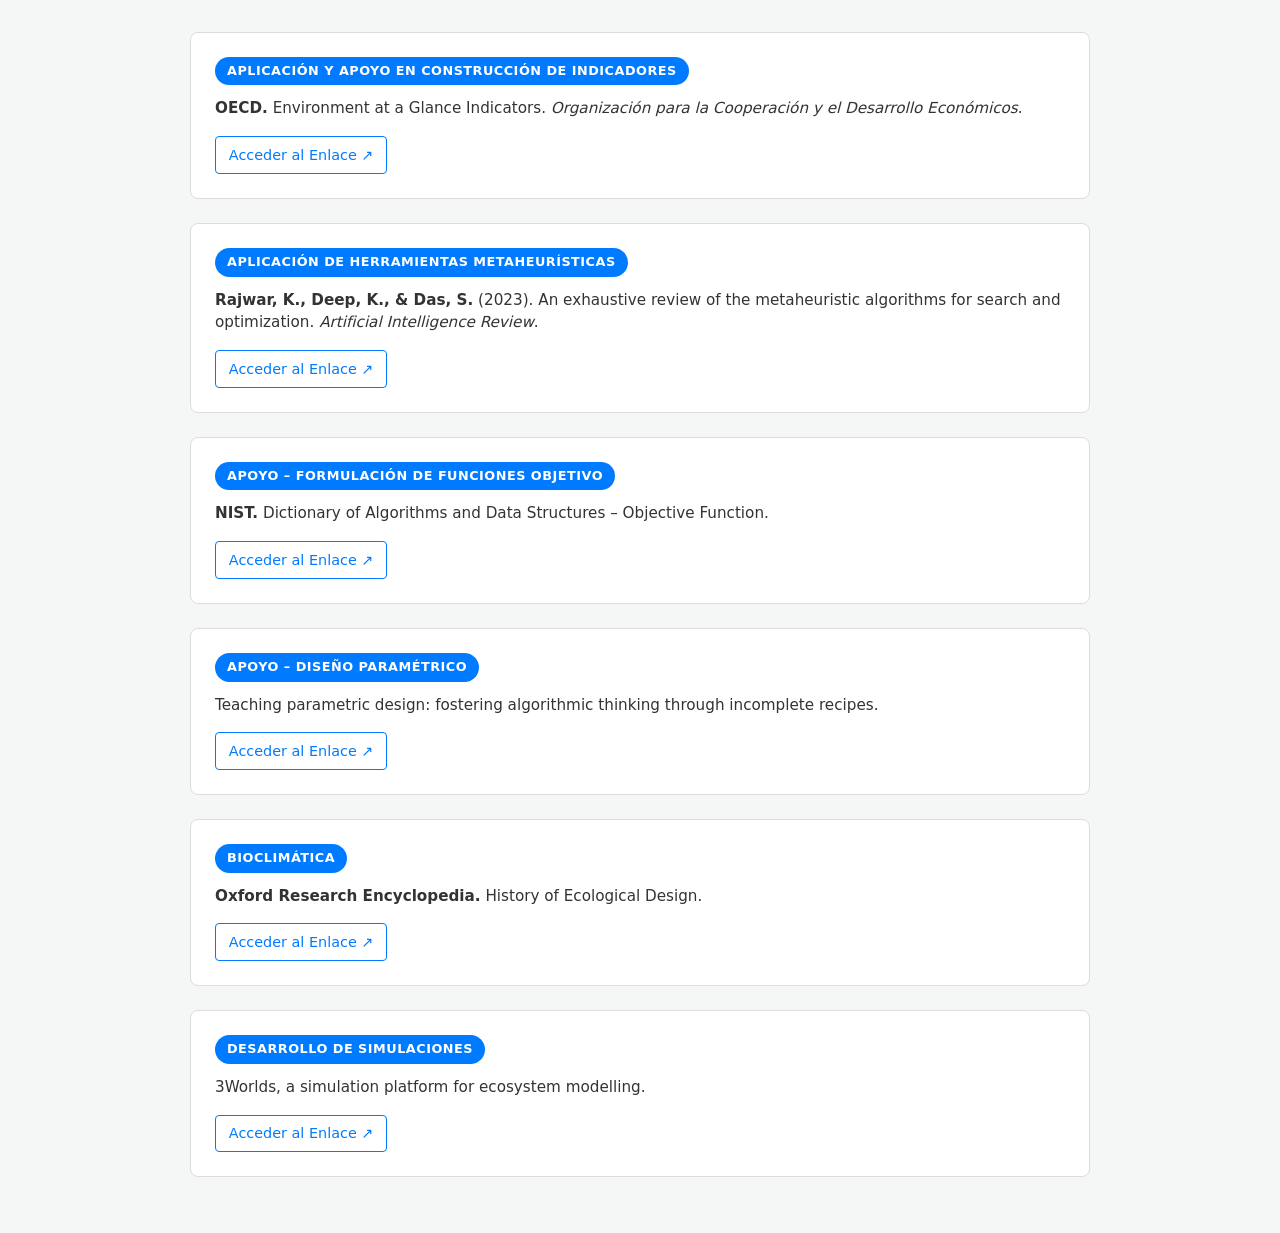
<file: modulo3_FB.html>
<!DOCTYPE html>
<html lang="es" data-theme="light">
<head>
    <meta charset="UTF-8">
    <meta name="viewport" content="width=device-width, initial-scale=1.0">
    <title></title>
    <script>
        const savedTheme = localStorage.getItem('theme') || 'light';
        document.documentElement.setAttribute('data-theme', savedTheme);
    </script>
    <link rel="stylesheet" href="css/styles.css">
    <style>
        body {
            padding: 2rem 1rem;
        }
        .sources-container {
            max-width: 900px;
            margin: 0 auto;
        }
        .source-card {
            background-color: var(--card-bg);
            border: 1px solid var(--card-border);
            border-radius: 8px;
            padding: 1.5rem;
            margin-bottom: 1.5rem;
            transition: transform 0.2s ease, box-shadow 0.2s ease;
        }
        .source-card:hover {
            transform: translateY(-2px);
            box-shadow: 0 5px 15px rgba(0,0,0,0.08);
        }
        .source-category {
            display: inline-block;
            background-color: var(--primary-color);
            color: #ffffff;
            font-size: 0.8rem;
            font-weight: 600;
            padding: 0.25rem 0.75rem;
            border-radius: 20px;
            margin-bottom: 0.75rem;
            text-transform: uppercase;
            letter-spacing: 0.5px;
        }
        .source-citation {
            font-size: 0.95rem;
            margin-bottom: 1rem;
            color: var(--text-color);
            line-height: 1.5;
        }
        .source-link {
            display: inline-flex;
            align-items: center;
            gap: 0.5rem;
            color: var(--primary-color);
            text-decoration: none;
            font-weight: 500;
            font-size: 0.9rem;
            border: 1px solid var(--primary-color);
            padding: 0.4rem 0.8rem;
            border-radius: 4px;
            transition: background 0.2s, color 0.2s;
        }
        .source-link:hover {
            background-color: var(--primary-color);
            color: #ffffff;
        }
        h1 {
            text-align: center;
            margin-bottom: 0.5rem;
        }
        .subtitle {
            text-align: center;
            color: var(--text-color);
            opacity: 0.8;
            margin-bottom: 2rem;
            font-size: 1rem;
        }
    </style>
</head>
<body>
    <div class="sources-container">
        <!-- <h1></h1> -->
        <!-- <p class="subtitle"></p> -->

        <!-- 1 -->
        <article class="source-card">
            <span class="source-category">Aplicación y apoyo en construcción de indicadores</span>
            <p class="source-citation"><strong>OECD.</strong> Environment at a Glance Indicators. <em>Organización para la Cooperación y el Desarrollo Económicos</em>.</p>
            <a class="source-link" href="https://www.oecd.org/en/publications/2024/04/environment-at-a-glance-indicators_aaf18dfa/full-report.html" target="_blank" rel="noopener noreferrer">Acceder al Enlace ↗</a>
        </article>

        <!-- 2 -->
        <article class="source-card">
            <span class="source-category">Aplicación de herramientas metaheurísticas</span>
            <p class="source-citation"><strong>Rajwar, K., Deep, K., & Das, S.</strong> (2023). An exhaustive review of the metaheuristic algorithms for search and optimization. <em>Artificial Intelligence Review</em>.</p>
            <a class="source-link" href="https://doi.org/10.1007/s10462-023-10470-y" target="_blank" rel="noopener noreferrer">Acceder al Enlace ↗</a>
        </article>

        <!-- 3 -->
        <article class="source-card">
            <span class="source-category">Apoyo – formulación de funciones objetivo</span>
            <p class="source-citation"><strong>NIST.</strong> Dictionary of Algorithms and Data Structures – Objective Function.</p>
            <a class="source-link" href="https://xlinux.nist.gov/dads/HTML/objective.html" target="_blank" rel="noopener noreferrer">Acceder al Enlace ↗</a>
        </article>

        <!-- 4 -->
        <article class="source-card">
            <span class="source-category">Apoyo – diseño paramétrico</span>
            <p class="source-citation">Teaching parametric design: fostering algorithmic thinking through incomplete recipes.</p>
            <a class="source-link" href="https://www.sciencedirect.com/org/science/article/pii/S0168260123000065" target="_blank" rel="noopener noreferrer">Acceder al Enlace ↗</a>
        </article>

        <!-- 5 -->
        <article class="source-card">
            <span class="source-category">Bioclimática</span>
            <p class="source-citation"><strong>Oxford Research Encyclopedia.</strong> History of Ecological Design.</p>
            <a class="source-link" href="https://academic.oup.com/edited-volume/61750/chapter/542861932" target="_blank" rel="noopener noreferrer">Acceder al Enlace ↗</a>
        </article>

        <!-- 6 -->
        <article class="source-card">
            <span class="source-category">Desarrollo de simulaciones</span>
            <p class="source-citation">3Worlds, a simulation platform for ecosystem modelling.</p>
            <a class="source-link" href="https://www.sciencedirect.com/science/article/abs/pii/S0304380022002228" target="_blank" rel="noopener noreferrer">Acceder al Enlace ↗</a>
        </article>
    </div>
</body>
</html>
</file>
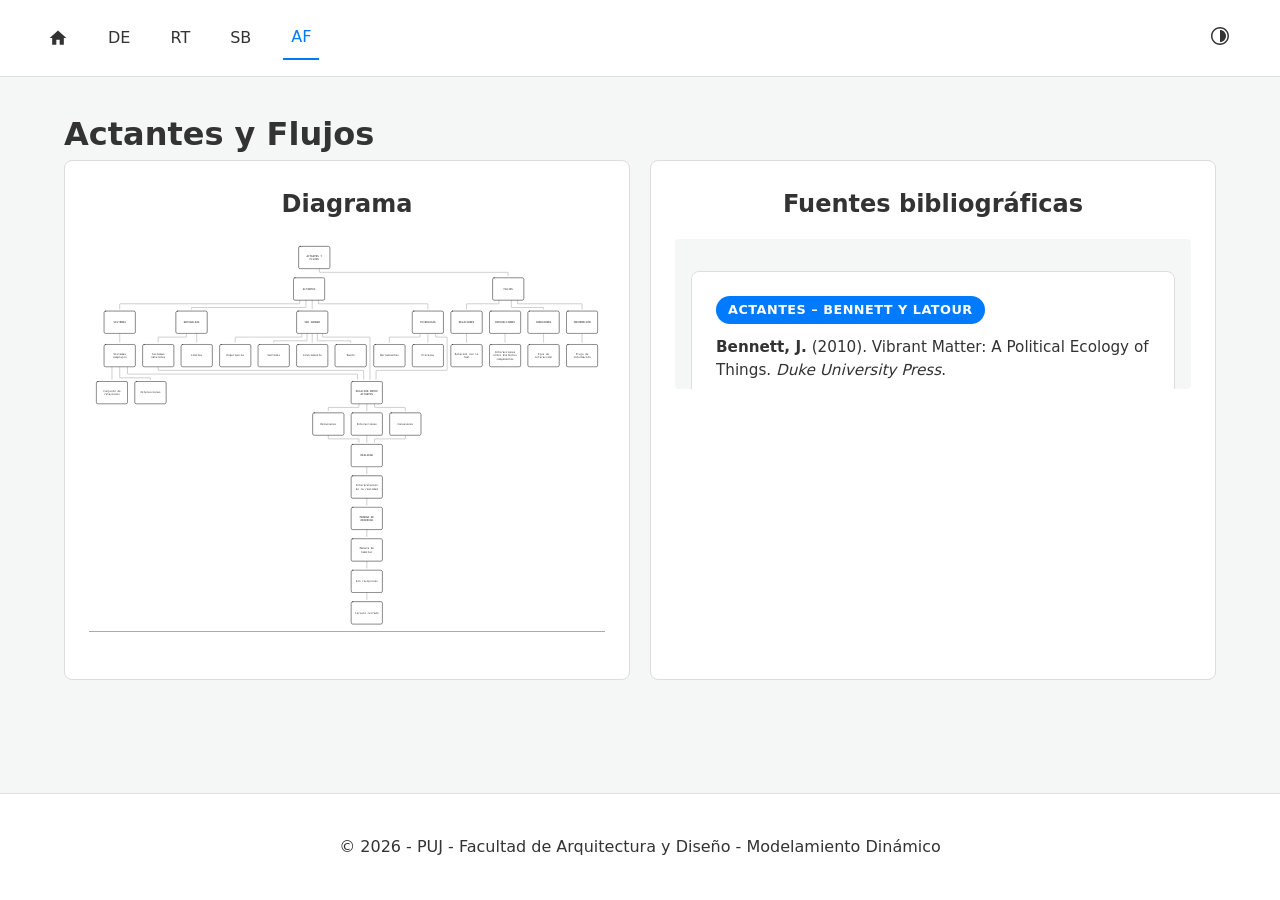
<file: modulo4.html>
<!DOCTYPE html>
<html lang="es" data-theme="light">
<head>
    <meta charset="UTF-8">
    <meta name="viewport" content="width=device-width, initial-scale=1.0">
    <title>Bitácora</title>
    <script>
        document.documentElement.setAttribute('data-theme', localStorage.getItem('theme') || 'light');
    </script>
    <link rel="stylesheet" href="css/styles.css">
</head>
<body>
    <app-navbar></app-navbar>

    <main class="container">
        <h1>Actantes y Flujos</h1>
        <!-- <p></p> -->

        <section class="grid-cards">
            <!-- Tarjeta SVG -->
            <article class="card card-svg">
                <h2>Diagrama</h2>
                <div class="card-content">
                    <svg xmlns:xlink="http://www.w3.org/1999/xlink" transform-origin="0 0 0" viewBox="0 0 8434.45 6413.57"><defs><path id="reuse-1" fill="transparent" stroke="#333" d="M.017 0 .002 52.505q-.002 8 7.998 8h3069.774q8 0 8 8v51.956"/><path id="reuse-2" fill="transparent" stroke="#333" d="m2943.596 0-.008 52.505q-.002 8-8.002 8H8q-8 0-8 8v82.208"/><path id="reuse-3" fill="transparent" stroke="#333" d="m1869.611 0 .005 113.01q0 8-8 8H8q-8 0-8 8v21.703"/><path id="reuse-4" fill="transparent" stroke="#333" d="M.005 0 0 150.713"/><path id="reuse-5" fill="transparent" stroke="#333" d="m0 0 .008 52.505q.002 8 8.002 8h1774.959q8 0 8 8v82.208"/><path id="reuse-6" fill="transparent" stroke="#333" d="M0 0v150.713"/><path id="reuse-7" fill="transparent" stroke="#333" d="M0 0v211.219"/><path id="reuse-8" fill="transparent" stroke="#333" d="M0 0v173.516q0 8 8 8h486.195q8 0 8 8v21.703"/><path id="reuse-9" fill="transparent" stroke="#333" d="m459.824 0 .015 52.505q.002 8-7.998 8H8q-8 0-8 8v82.208"/><path id="reuse-10" fill="transparent" stroke="#333" d="M.017 0 .003 150.713"/><path id="reuse-11" fill="transparent" stroke="#333" d="m1089.114 0-.015 52.505q-.002 8-8.002 8H8q-8 0-8 8v82.208"/><path id="reuse-12" fill="transparent" stroke="#333" d="m544.531 0 .016 113.01q.001 8-7.999 8H8q-8 0-8 8v21.703"/><path id="reuse-13" fill="transparent" stroke="#333" d="M.017 0 0 113.01q-.001 8 7.999 8h528.548q8 0 8 8v21.703"/><path id="reuse-14" fill="transparent" stroke="#333" d="M502.195 0v52.505q0 8-8 8H8q-8 0-8 8v82.208"/><path id="reuse-15" fill="transparent" stroke="#333" d="m529.432 0-.009 52.505q-.001 8-8.001 8H8q-8 0-8 8v82.208"/><path id="reuse-17" fill="transparent" stroke="#333" d="M.005 0 0 113.01q0 8 8 8h510.397q8 0 8 8v21.703"/><path id="reuse-18" fill="transparent" stroke="#333" d="m0 0 .008 52.505q.002 8 8.002 8h1039.818q8 0 8 8v82.208"/><path id="reuse-19" fill="transparent" stroke="#333" d="M0 0v113.01q0 8 8 8h3744.409q8 0 8 8l.007 82.209"/><path id="reuse-20" fill="transparent" stroke="#333" d="M0 0v52.505q0 8 8 8h3342.048q8 0 8 8l-.004 142.714"/><path id="reuse-21" fill="transparent" stroke="#333" d="m0 0 .015 52.505q.002 8 8.002 8h758.469q8 0 8 8l.004 687.262"/><path id="reuse-22" fill="transparent" stroke="#333" d="M974.146 0v52.505q0 8 8 8h171.567q8 0 8 8v528.549q0 8-8 8H8.01q-8 0-8 8L.001 755.767"/><path id="reuse-23" fill="transparent" stroke="#333" d="M502.195 0v52.505q0 8-8 8H8q-8 0-8 8v51.956"/><path id="reuse-24" fill="transparent" stroke="#333" d="M0 0v120.46"/><path id="reuse-25" fill="transparent" stroke="#333" d="M0 0v52.505q0 8 8 8h486.195q8 0 8 8v51.956"/></defs><rect id="svg-board-background-color" width="100%" height="100%" fill="#000"/><svg class="diagram-widget" data-widget-id="3458764680410961400" preserveAspectRatio="none" style="width:2788.0000000000014px;height:2120.0000000000005px" transform="scale(3.02527)" viewBox="0 0 2788 2120"><clipPath id="422719699437"><rect width="2788" height="2120" rx="0" ry="0"/></clipPath><rect id="Page-1" width="2788" height="2120" fill="#fff" fill-rule="evenodd" stroke="none" stroke-width="0" class="shape-element shape-element-rect" clip-path="url(#422719699437)" rx="0" ry="0"/></svg><g data-widget-id="1"><rect width="168" height="120" fill="#fff" stroke="#1a1a1a" stroke-linecap="round" stroke-linejoin="round" stroke-width="2" rx="8" transform="translate(3427.63 121.01)scale(3.02527)"/><text xml:space="preserve" x="25.813" y="39" fill="#1a1a1a" font-family="&quot;JetBrains Mono&quot;, &quot;Lucida Console&quot;, &quot;Andale Mono&quot;, AndaleMono, monospace, Noto Sans Hebrew, Noto Sans, Noto Sans JP, Noto Sans KR" font-size="14" lengthAdjust="spacingAndGlyphs" letter-spacing="0" textLength="92.813" transform="translate(3476.034 169.414)scale(3.02527)">ACTANTES Y </text><text xml:space="preserve" x="42.688" y="58" fill="#1a1a1a" font-family="&quot;JetBrains Mono&quot;, &quot;Lucida Console&quot;, &quot;Andale Mono&quot;, AndaleMono, monospace, Noto Sans Hebrew, Noto Sans, Noto Sans JP, Noto Sans KR" font-size="14" lengthAdjust="spacingAndGlyphs" letter-spacing="0" textLength="50.625" transform="translate(3476.034 169.414)scale(3.02527)">FLUJOS</text></g><g data-widget-id="2"><rect width="168" height="120" fill="#fff" stroke="#1a1a1a" stroke-linecap="round" stroke-linejoin="round" stroke-width="2" rx="8" transform="translate(3342.92 635.31)scale(3.02527)"/><text xml:space="preserve" x="34.25" y="48.5" fill="#1a1a1a" font-family="&quot;JetBrains Mono&quot;, &quot;Lucida Console&quot;, &quot;Andale Mono&quot;, AndaleMono, monospace, Noto Sans Hebrew, Noto Sans, Noto Sans JP, Noto Sans KR" font-size="14" lengthAdjust="spacingAndGlyphs" letter-spacing="0" textLength="67.5" transform="translate(3391.324 683.714)scale(3.02527)">ACTANTES</text></g><g data-widget-id="3"><rect width="168" height="120" fill="#fff" stroke="#1a1a1a" stroke-linecap="round" stroke-linejoin="round" stroke-width="2" rx="8" transform="translate(6598.11 635.31)scale(3.02527)"/><text xml:space="preserve" x="42.688" y="48.5" fill="#1a1a1a" font-family="&quot;JetBrains Mono&quot;, &quot;Lucida Console&quot;, &quot;Andale Mono&quot;, AndaleMono, monospace, Noto Sans Hebrew, Noto Sans, Noto Sans JP, Noto Sans KR" font-size="14" lengthAdjust="spacingAndGlyphs" letter-spacing="0" textLength="50.625" transform="translate(6646.514 683.714)scale(3.02527)">FLUJOS</text></g><g data-widget-id="4"><rect width="168" height="120" fill="#fff" stroke="#1a1a1a" stroke-linecap="round" stroke-linejoin="round" stroke-width="2" rx="8" transform="translate(248.07 1179.85)scale(3.02527)"/><text xml:space="preserve" x="34.25" y="48.5" fill="#1a1a1a" font-family="&quot;JetBrains Mono&quot;, &quot;Lucida Console&quot;, &quot;Andale Mono&quot;, AndaleMono, monospace, Noto Sans Hebrew, Noto Sans, Noto Sans JP, Noto Sans KR" font-size="14" lengthAdjust="spacingAndGlyphs" letter-spacing="0" textLength="67.5" transform="translate(296.474 1228.254)scale(3.02527)">SISTEMAS</text></g><g data-widget-id="5"><rect width="168" height="120" fill="#fff" stroke="#1a1a1a" stroke-linecap="round" stroke-linejoin="round" stroke-width="2" rx="8" transform="translate(1421.88 1179.85)scale(3.02527)"/><text xml:space="preserve" x="25.813" y="48.5" fill="#1a1a1a" font-family="&quot;JetBrains Mono&quot;, &quot;Lucida Console&quot;, &quot;Andale Mono&quot;, AndaleMono, monospace, Noto Sans Hebrew, Noto Sans, Noto Sans JP, Noto Sans KR" font-size="14" lengthAdjust="spacingAndGlyphs" letter-spacing="0" textLength="84.375" transform="translate(1470.284 1228.254)scale(3.02527)">NATURALEZA</text></g><g data-widget-id="6"><rect width="168" height="120" fill="#fff" stroke="#1a1a1a" stroke-linecap="round" stroke-linejoin="round" stroke-width="2" rx="8" transform="translate(3394.35 1179.85)scale(3.02527)"/><text xml:space="preserve" x="25.813" y="48.5" fill="#1a1a1a" font-family="&quot;JetBrains Mono&quot;, &quot;Lucida Console&quot;, &quot;Andale Mono&quot;, AndaleMono, monospace, Noto Sans Hebrew, Noto Sans, Noto Sans JP, Noto Sans KR" font-size="14" lengthAdjust="spacingAndGlyphs" letter-spacing="0" textLength="84.375" transform="translate(3442.754 1228.254)scale(3.02527)">SER HUMANO</text></g><g data-widget-id="7"><rect width="168" height="120" fill="#fff" stroke="#1a1a1a" stroke-linecap="round" stroke-linejoin="round" stroke-width="2" rx="8" transform="translate(5285.14 1179.85)scale(3.02527)"/><text xml:space="preserve" x="25.813" y="48.5" fill="#1a1a1a" font-family="&quot;JetBrains Mono&quot;, &quot;Lucida Console&quot;, &quot;Andale Mono&quot;, AndaleMono, monospace, Noto Sans Hebrew, Noto Sans, Noto Sans JP, Noto Sans KR" font-size="14" lengthAdjust="spacingAndGlyphs" letter-spacing="0" textLength="84.375" transform="translate(5333.544 1228.254)scale(3.02527)">TECNOLOGÍA</text></g><g data-widget-id="8"><rect width="168" height="120" fill="#fff" stroke="#1a1a1a" stroke-linecap="round" stroke-linejoin="round" stroke-width="2" rx="8" transform="translate(248.07 1724.4)scale(3.02527)"/><text xml:space="preserve" x="34.25" y="39" fill="#1a1a1a" font-family="&quot;JetBrains Mono&quot;, &quot;Lucida Console&quot;, &quot;Andale Mono&quot;, AndaleMono, monospace, Noto Sans Hebrew, Noto Sans, Noto Sans JP, Noto Sans KR" font-size="14" lengthAdjust="spacingAndGlyphs" letter-spacing="0" textLength="75.938" transform="translate(296.474 1772.804)scale(3.02527)">Sistemas </text><text xml:space="preserve" x="30.031" y="58" fill="#1a1a1a" font-family="&quot;JetBrains Mono&quot;, &quot;Lucida Console&quot;, &quot;Andale Mono&quot;, AndaleMono, monospace, Noto Sans Hebrew, Noto Sans, Noto Sans JP, Noto Sans KR" font-size="14" lengthAdjust="spacingAndGlyphs" letter-spacing="0" textLength="75.938" transform="translate(296.474 1772.804)scale(3.02527)">complejos</text></g><g data-widget-id="9"><rect width="168" height="120" fill="#fff" stroke="#1a1a1a" stroke-linecap="round" stroke-linejoin="round" stroke-width="2" rx="8" transform="translate(121.01 2329.46)scale(3.02527)"/><text xml:space="preserve" x="21.594" y="39" fill="#1a1a1a" font-family="&quot;JetBrains Mono&quot;, &quot;Lucida Console&quot;, &quot;Andale Mono&quot;, AndaleMono, monospace, Noto Sans Hebrew, Noto Sans, Noto Sans JP, Noto Sans KR" font-size="14" lengthAdjust="spacingAndGlyphs" letter-spacing="0" textLength="101.25" transform="translate(169.414 2377.864)scale(3.02527)">Conjunto de </text><text xml:space="preserve" x="25.813" y="58" fill="#1a1a1a" font-family="&quot;JetBrains Mono&quot;, &quot;Lucida Console&quot;, &quot;Andale Mono&quot;, AndaleMono, monospace, Noto Sans Hebrew, Noto Sans, Noto Sans JP, Noto Sans KR" font-size="14" lengthAdjust="spacingAndGlyphs" letter-spacing="0" textLength="84.375" transform="translate(169.414 2377.864)scale(3.02527)">relaciones</text></g><g data-widget-id="10"><rect width="168" height="120" fill="#fff" stroke="#1a1a1a" stroke-linecap="round" stroke-linejoin="round" stroke-width="2" rx="8" transform="translate(750.27 2329.46)scale(3.02527)"/><text xml:space="preserve" x="13.156" y="48.5" fill="#1a1a1a" font-family="&quot;JetBrains Mono&quot;, &quot;Lucida Console&quot;, &quot;Andale Mono&quot;, AndaleMono, monospace, Noto Sans Hebrew, Noto Sans, Noto Sans JP, Noto Sans KR" font-size="14" lengthAdjust="spacingAndGlyphs" letter-spacing="0" textLength="109.688" transform="translate(798.674 2377.864)scale(3.02527)">Interacciones</text></g><g data-widget-id="11"><rect width="168" height="120" fill="#fff" stroke="#1a1a1a" stroke-linecap="round" stroke-linejoin="round" stroke-width="2" rx="8" transform="translate(877.33 1724.4)scale(3.02527)"/><text xml:space="preserve" x="34.25" y="39" fill="#1a1a1a" font-family="&quot;JetBrains Mono&quot;, &quot;Lucida Console&quot;, &quot;Andale Mono&quot;, AndaleMono, monospace, Noto Sans Hebrew, Noto Sans, Noto Sans JP, Noto Sans KR" font-size="14" lengthAdjust="spacingAndGlyphs" letter-spacing="0" textLength="75.938" transform="translate(925.734 1772.804)scale(3.02527)">Sistemas </text><text xml:space="preserve" x="30.031" y="58" fill="#1a1a1a" font-family="&quot;JetBrains Mono&quot;, &quot;Lucida Console&quot;, &quot;Andale Mono&quot;, AndaleMono, monospace, Noto Sans Hebrew, Noto Sans, Noto Sans JP, Noto Sans KR" font-size="14" lengthAdjust="spacingAndGlyphs" letter-spacing="0" textLength="75.938" transform="translate(925.734 1772.804)scale(3.02527)">naturales</text></g><g data-widget-id="12"><rect width="168" height="120" fill="#fff" stroke="#1a1a1a" stroke-linecap="round" stroke-linejoin="round" stroke-width="2" rx="8" transform="translate(1506.58 1724.4)scale(3.02527)"/><text xml:space="preserve" x="38.469" y="48.5" fill="#1a1a1a" font-family="&quot;JetBrains Mono&quot;, &quot;Lucida Console&quot;, &quot;Andale Mono&quot;, AndaleMono, monospace, Noto Sans Hebrew, Noto Sans, Noto Sans JP, Noto Sans KR" font-size="14" lengthAdjust="spacingAndGlyphs" letter-spacing="0" textLength="59.063" transform="translate(1554.984 1772.804)scale(3.02527)">Límites</text></g><g data-widget-id="13"><rect width="168" height="120" fill="#fff" stroke="#1a1a1a" stroke-linecap="round" stroke-linejoin="round" stroke-width="2" rx="8" transform="translate(2135.84 1724.4)scale(3.02527)"/><text xml:space="preserve" x="21.594" y="48.5" fill="#1a1a1a" font-family="&quot;JetBrains Mono&quot;, &quot;Lucida Console&quot;, &quot;Andale Mono&quot;, AndaleMono, monospace, Noto Sans Hebrew, Noto Sans, Noto Sans JP, Noto Sans KR" font-size="14" lengthAdjust="spacingAndGlyphs" letter-spacing="0" textLength="92.813" transform="translate(2184.244 1772.804)scale(3.02527)">Experiencia</text></g><g data-widget-id="14"><rect width="168" height="120" fill="#fff" stroke="#1a1a1a" stroke-linecap="round" stroke-linejoin="round" stroke-width="2" rx="8" transform="translate(2765.1 1724.4)scale(3.02527)"/><text xml:space="preserve" x="34.25" y="48.5" fill="#1a1a1a" font-family="&quot;JetBrains Mono&quot;, &quot;Lucida Console&quot;, &quot;Andale Mono&quot;, AndaleMono, monospace, Noto Sans Hebrew, Noto Sans, Noto Sans JP, Noto Sans KR" font-size="14" lengthAdjust="spacingAndGlyphs" letter-spacing="0" textLength="67.5" transform="translate(2813.504 1772.804)scale(3.02527)">Sentidos</text></g><g data-widget-id="15"><rect width="168" height="120" fill="#fff" stroke="#1a1a1a" stroke-linecap="round" stroke-linejoin="round" stroke-width="2" rx="8" transform="translate(3394.35 1724.4)scale(3.02527)"/><text xml:space="preserve" x="17.375" y="48.5" fill="#1a1a1a" font-family="&quot;JetBrains Mono&quot;, &quot;Lucida Console&quot;, &quot;Andale Mono&quot;, AndaleMono, monospace, Noto Sans Hebrew, Noto Sans, Noto Sans JP, Noto Sans KR" font-size="14" lengthAdjust="spacingAndGlyphs" letter-spacing="0" textLength="101.25" transform="translate(3442.754 1772.804)scale(3.02527)">Conocimiento</text></g><g data-widget-id="16"><rect width="168" height="120" fill="#fff" stroke="#1a1a1a" stroke-linecap="round" stroke-linejoin="round" stroke-width="2" rx="8" transform="translate(4023.61 1724.4)scale(3.02527)"/><text xml:space="preserve" x="46.906" y="48.5" fill="#1a1a1a" font-family="&quot;JetBrains Mono&quot;, &quot;Lucida Console&quot;, &quot;Andale Mono&quot;, AndaleMono, monospace, Noto Sans Hebrew, Noto Sans, Noto Sans JP, Noto Sans KR" font-size="14" lengthAdjust="spacingAndGlyphs" letter-spacing="0" textLength="42.188" transform="translate(4072.014 1772.804)scale(3.02527)">Razón</text></g><g data-widget-id="17"><rect width="168" height="120" fill="#fff" stroke="#1a1a1a" stroke-linecap="round" stroke-linejoin="round" stroke-width="2" rx="8" transform="translate(4655.89 1724.4)scale(3.02527)"/><text xml:space="preserve" x="17.375" y="48.5" fill="#1a1a1a" font-family="&quot;JetBrains Mono&quot;, &quot;Lucida Console&quot;, &quot;Andale Mono&quot;, AndaleMono, monospace, Noto Sans Hebrew, Noto Sans, Noto Sans JP, Noto Sans KR" font-size="14" lengthAdjust="spacingAndGlyphs" letter-spacing="0" textLength="101.25" transform="translate(4704.294 1772.804)scale(3.02527)">Herramientas</text></g><g data-widget-id="18"><rect width="168" height="120" fill="#fff" stroke="#1a1a1a" stroke-linecap="round" stroke-linejoin="round" stroke-width="2" rx="8" transform="translate(5285.14 1724.4)scale(3.02527)"/><text xml:space="preserve" x="34.25" y="48.5" fill="#1a1a1a" font-family="&quot;JetBrains Mono&quot;, &quot;Lucida Console&quot;, &quot;Andale Mono&quot;, AndaleMono, monospace, Noto Sans Hebrew, Noto Sans, Noto Sans JP, Noto Sans KR" font-size="14" lengthAdjust="spacingAndGlyphs" letter-spacing="0" textLength="67.5" transform="translate(5333.544 1772.804)scale(3.02527)">Procesos</text></g><g data-widget-id="19"><rect width="168" height="120" fill="#fff" stroke="#1a1a1a" stroke-linecap="round" stroke-linejoin="round" stroke-width="2" rx="8" transform="translate(5917.43 1179.85)scale(3.02527)"/><text xml:space="preserve" x="25.813" y="48.5" fill="#1a1a1a" font-family="&quot;JetBrains Mono&quot;, &quot;Lucida Console&quot;, &quot;Andale Mono&quot;, AndaleMono, monospace, Noto Sans Hebrew, Noto Sans, Noto Sans JP, Noto Sans KR" font-size="14" lengthAdjust="spacingAndGlyphs" letter-spacing="0" textLength="84.375" transform="translate(5965.834 1228.254)scale(3.02527)">RELACIONES</text></g><g data-widget-id="20"><rect width="168" height="120" fill="#fff" stroke="#1a1a1a" stroke-linecap="round" stroke-linejoin="round" stroke-width="2" rx="8" transform="translate(6546.68 1179.85)scale(3.02527)"/><text xml:space="preserve" x="13.156" y="48.5" fill="#1a1a1a" font-family="&quot;JetBrains Mono&quot;, &quot;Lucida Console&quot;, &quot;Andale Mono&quot;, AndaleMono, monospace, Noto Sans Hebrew, Noto Sans, Noto Sans JP, Noto Sans KR" font-size="14" lengthAdjust="spacingAndGlyphs" letter-spacing="0" textLength="109.688" transform="translate(6595.084 1228.254)scale(3.02527)">INTERACCIONES</text></g><g data-widget-id="21"><rect width="168" height="120" fill="#fff" stroke="#1a1a1a" stroke-linecap="round" stroke-linejoin="round" stroke-width="2" rx="8" transform="translate(7175.94 1179.85)scale(3.02527)"/><text xml:space="preserve" x="25.813" y="48.5" fill="#1a1a1a" font-family="&quot;JetBrains Mono&quot;, &quot;Lucida Console&quot;, &quot;Andale Mono&quot;, AndaleMono, monospace, Noto Sans Hebrew, Noto Sans, Noto Sans JP, Noto Sans KR" font-size="14" lengthAdjust="spacingAndGlyphs" letter-spacing="0" textLength="84.375" transform="translate(7224.344 1228.254)scale(3.02527)">CONEXIONES</text></g><g data-widget-id="22"><rect width="168" height="120" fill="#fff" stroke="#1a1a1a" stroke-linecap="round" stroke-linejoin="round" stroke-width="2" rx="8" transform="translate(7805.19 1179.85)scale(3.02527)"/><text xml:space="preserve" x="21.594" y="48.5" fill="#1a1a1a" font-family="&quot;JetBrains Mono&quot;, &quot;Lucida Console&quot;, &quot;Andale Mono&quot;, AndaleMono, monospace, Noto Sans Hebrew, Noto Sans, Noto Sans JP, Noto Sans KR" font-size="14" lengthAdjust="spacingAndGlyphs" letter-spacing="0" textLength="92.813" transform="translate(7853.594 1228.254)scale(3.02527)">INFORMACIÓN</text></g><g data-widget-id="23"><rect width="168" height="120" fill="#fff" stroke="#1a1a1a" stroke-linecap="round" stroke-linejoin="round" stroke-width="2" rx="8" transform="translate(5917.43 1724.4)scale(3.02527)"/><text xml:space="preserve" x="4.719" y="39" fill="#1a1a1a" font-family="&quot;JetBrains Mono&quot;, &quot;Lucida Console&quot;, &quot;Andale Mono&quot;, AndaleMono, monospace, Noto Sans Hebrew, Noto Sans, Noto Sans JP, Noto Sans KR" font-size="14" lengthAdjust="spacingAndGlyphs" letter-spacing="0" textLength="135" transform="translate(5965.834 1772.804)scale(3.02527)">Relación con lo </text><text xml:space="preserve" x="51.125" y="58" fill="#1a1a1a" font-family="&quot;JetBrains Mono&quot;, &quot;Lucida Console&quot;, &quot;Andale Mono&quot;, AndaleMono, monospace, Noto Sans Hebrew, Noto Sans, Noto Sans JP, Noto Sans KR" font-size="14" lengthAdjust="spacingAndGlyphs" letter-spacing="0" textLength="33.75" transform="translate(5965.834 1772.804)scale(3.02527)">real</text></g><g data-widget-id="24"><rect width="168" height="120" fill="#fff" stroke="#1a1a1a" stroke-linecap="round" stroke-linejoin="round" stroke-width="2" rx="8" transform="translate(6546.68 1724.4)scale(3.02527)"/><text xml:space="preserve" x="13.156" y="29.5" fill="#1a1a1a" font-family="&quot;JetBrains Mono&quot;, &quot;Lucida Console&quot;, &quot;Andale Mono&quot;, AndaleMono, monospace, Noto Sans Hebrew, Noto Sans, Noto Sans JP, Noto Sans KR" font-size="14" lengthAdjust="spacingAndGlyphs" letter-spacing="0" textLength="118.125" transform="translate(6595.084 1772.804)scale(3.02527)">Interacciones </text><text xml:space="preserve" x="4.719" y="48.5" fill="#1a1a1a" font-family="&quot;JetBrains Mono&quot;, &quot;Lucida Console&quot;, &quot;Andale Mono&quot;, AndaleMono, monospace, Noto Sans Hebrew, Noto Sans, Noto Sans JP, Noto Sans KR" font-size="14" lengthAdjust="spacingAndGlyphs" letter-spacing="0" textLength="135" transform="translate(6595.084 1772.804)scale(3.02527)">entre distintos </text><text xml:space="preserve" x="21.594" y="67.5" fill="#1a1a1a" font-family="&quot;JetBrains Mono&quot;, &quot;Lucida Console&quot;, &quot;Andale Mono&quot;, AndaleMono, monospace, Noto Sans Hebrew, Noto Sans, Noto Sans JP, Noto Sans KR" font-size="14" lengthAdjust="spacingAndGlyphs" letter-spacing="0" textLength="92.813" transform="translate(6595.084 1772.804)scale(3.02527)">componentes</text></g><g data-widget-id="25"><rect width="168" height="120" fill="#fff" stroke="#1a1a1a" stroke-linecap="round" stroke-linejoin="round" stroke-width="2" rx="8" transform="translate(7175.94 1724.4)scale(3.02527)"/><text xml:space="preserve" x="38.469" y="39" fill="#1a1a1a" font-family="&quot;JetBrains Mono&quot;, &quot;Lucida Console&quot;, &quot;Andale Mono&quot;, AndaleMono, monospace, Noto Sans Hebrew, Noto Sans, Noto Sans JP, Noto Sans KR" font-size="14" lengthAdjust="spacingAndGlyphs" letter-spacing="0" textLength="67.5" transform="translate(7224.344 1772.804)scale(3.02527)">Ejes de </text><text xml:space="preserve" x="21.594" y="58" fill="#1a1a1a" font-family="&quot;JetBrains Mono&quot;, &quot;Lucida Console&quot;, &quot;Andale Mono&quot;, AndaleMono, monospace, Noto Sans Hebrew, Noto Sans, Noto Sans JP, Noto Sans KR" font-size="14" lengthAdjust="spacingAndGlyphs" letter-spacing="0" textLength="92.813" transform="translate(7224.344 1772.804)scale(3.02527)">interacción</text></g><g data-widget-id="26"><rect width="168" height="120" fill="#fff" stroke="#1a1a1a" stroke-linecap="round" stroke-linejoin="round" stroke-width="2" rx="8" transform="translate(7805.19 1724.4)scale(3.02527)"/><text xml:space="preserve" x="34.25" y="39" fill="#1a1a1a" font-family="&quot;JetBrains Mono&quot;, &quot;Lucida Console&quot;, &quot;Andale Mono&quot;, AndaleMono, monospace, Noto Sans Hebrew, Noto Sans, Noto Sans JP, Noto Sans KR" font-size="14" lengthAdjust="spacingAndGlyphs" letter-spacing="0" textLength="75.938" transform="translate(7853.594 1772.804)scale(3.02527)">Flujo de </text><text xml:space="preserve" x="21.594" y="58" fill="#1a1a1a" font-family="&quot;JetBrains Mono&quot;, &quot;Lucida Console&quot;, &quot;Andale Mono&quot;, AndaleMono, monospace, Noto Sans Hebrew, Noto Sans, Noto Sans JP, Noto Sans KR" font-size="14" lengthAdjust="spacingAndGlyphs" letter-spacing="0" textLength="92.813" transform="translate(7853.594 1772.804)scale(3.02527)">información</text></g><g data-widget-id="27"><rect width="168" height="120" fill="#fff" stroke="#1a1a1a" stroke-linecap="round" stroke-linejoin="round" stroke-width="2" rx="8" transform="translate(4286.81 2329.46)scale(3.02527)"/><text xml:space="preserve" x="8.938" y="39" fill="#1a1a1a" font-family="&quot;JetBrains Mono&quot;, &quot;Lucida Console&quot;, &quot;Andale Mono&quot;, AndaleMono, monospace, Noto Sans Hebrew, Noto Sans, Noto Sans JP, Noto Sans KR" font-size="14" lengthAdjust="spacingAndGlyphs" letter-spacing="0" textLength="126.563" transform="translate(4335.214 2377.864)scale(3.02527)">RELACIÓN ENTRE </text><text xml:space="preserve" x="34.25" y="58" fill="#1a1a1a" font-family="&quot;JetBrains Mono&quot;, &quot;Lucida Console&quot;, &quot;Andale Mono&quot;, AndaleMono, monospace, Noto Sans Hebrew, Noto Sans, Noto Sans JP, Noto Sans KR" font-size="14" lengthAdjust="spacingAndGlyphs" letter-spacing="0" textLength="67.5" transform="translate(4335.214 2377.864)scale(3.02527)">ACTANTES</text></g><g data-widget-id="28"><rect width="168" height="120" fill="#fff" stroke="#1a1a1a" stroke-linecap="round" stroke-linejoin="round" stroke-width="2" rx="8" transform="translate(3657.55 2843.75)scale(3.02527)"/><text xml:space="preserve" x="25.813" y="48.5" fill="#1a1a1a" font-family="&quot;JetBrains Mono&quot;, &quot;Lucida Console&quot;, &quot;Andale Mono&quot;, AndaleMono, monospace, Noto Sans Hebrew, Noto Sans, Noto Sans JP, Noto Sans KR" font-size="14" lengthAdjust="spacingAndGlyphs" letter-spacing="0" textLength="84.375" transform="translate(3705.954 2892.154)scale(3.02527)">Relaciones</text></g><g data-widget-id="29"><rect width="168" height="120" fill="#fff" stroke="#1a1a1a" stroke-linecap="round" stroke-linejoin="round" stroke-width="2" rx="8" transform="translate(4286.81 2843.75)scale(3.02527)"/><text xml:space="preserve" x="13.156" y="48.5" fill="#1a1a1a" font-family="&quot;JetBrains Mono&quot;, &quot;Lucida Console&quot;, &quot;Andale Mono&quot;, AndaleMono, monospace, Noto Sans Hebrew, Noto Sans, Noto Sans JP, Noto Sans KR" font-size="14" lengthAdjust="spacingAndGlyphs" letter-spacing="0" textLength="109.688" transform="translate(4335.214 2892.154)scale(3.02527)">Interacciones</text></g><g data-widget-id="30"><rect width="168" height="120" fill="#fff" stroke="#1a1a1a" stroke-linecap="round" stroke-linejoin="round" stroke-width="2" rx="8" transform="translate(4916.06 2843.75)scale(3.02527)"/><text xml:space="preserve" x="25.813" y="48.5" fill="#1a1a1a" font-family="&quot;JetBrains Mono&quot;, &quot;Lucida Console&quot;, &quot;Andale Mono&quot;, AndaleMono, monospace, Noto Sans Hebrew, Noto Sans, Noto Sans JP, Noto Sans KR" font-size="14" lengthAdjust="spacingAndGlyphs" letter-spacing="0" textLength="84.375" transform="translate(4964.464 2892.154)scale(3.02527)">Conexiones</text></g><g data-widget-id="31"><rect width="168" height="120" fill="#fff" stroke="#1a1a1a" stroke-linecap="round" stroke-linejoin="round" stroke-width="2" rx="8" transform="translate(4286.81 3358.05)scale(3.02527)"/><text xml:space="preserve" x="34.25" y="48.5" fill="#1a1a1a" font-family="&quot;JetBrains Mono&quot;, &quot;Lucida Console&quot;, &quot;Andale Mono&quot;, AndaleMono, monospace, Noto Sans Hebrew, Noto Sans, Noto Sans JP, Noto Sans KR" font-size="14" lengthAdjust="spacingAndGlyphs" letter-spacing="0" textLength="67.5" transform="translate(4335.214 3406.454)scale(3.02527)">REALIDAD</text></g><g data-widget-id="32"><rect width="168" height="120" fill="#fff" stroke="#1a1a1a" stroke-linecap="round" stroke-linejoin="round" stroke-width="2" rx="8" transform="translate(4286.81 3872.34)scale(3.02527)"/><text xml:space="preserve" x="8.938" y="39" fill="#1a1a1a" font-family="&quot;JetBrains Mono&quot;, &quot;Lucida Console&quot;, &quot;Andale Mono&quot;, AndaleMono, monospace, Noto Sans Hebrew, Noto Sans, Noto Sans JP, Noto Sans KR" font-size="14" lengthAdjust="spacingAndGlyphs" letter-spacing="0" textLength="126.563" transform="translate(4335.214 3920.744)scale(3.02527)">Interpretación </text><text xml:space="preserve" x="8.938" y="58" fill="#1a1a1a" font-family="&quot;JetBrains Mono&quot;, &quot;Lucida Console&quot;, &quot;Andale Mono&quot;, AndaleMono, monospace, Noto Sans Hebrew, Noto Sans, Noto Sans JP, Noto Sans KR" font-size="14" lengthAdjust="spacingAndGlyphs" letter-spacing="0" textLength="118.125" transform="translate(4335.214 3920.744)scale(3.02527)">de la realidad</text></g><g data-widget-id="33"><rect width="168" height="120" fill="#fff" stroke="#1a1a1a" stroke-linecap="round" stroke-linejoin="round" stroke-width="2" rx="8" transform="translate(4286.81 4386.64)scale(3.02527)"/><text xml:space="preserve" x="30.031" y="39" fill="#1a1a1a" font-family="&quot;JetBrains Mono&quot;, &quot;Lucida Console&quot;, &quot;Andale Mono&quot;, AndaleMono, monospace, Noto Sans Hebrew, Noto Sans, Noto Sans JP, Noto Sans KR" font-size="14" lengthAdjust="spacingAndGlyphs" letter-spacing="0" textLength="84.375" transform="translate(4335.214 4435.044)scale(3.02527)">MANERA DE </text><text xml:space="preserve" x="34.25" y="58" fill="#1a1a1a" font-family="&quot;JetBrains Mono&quot;, &quot;Lucida Console&quot;, &quot;Andale Mono&quot;, AndaleMono, monospace, Noto Sans Hebrew, Noto Sans, Noto Sans JP, Noto Sans KR" font-size="14" lengthAdjust="spacingAndGlyphs" letter-spacing="0" textLength="67.5" transform="translate(4335.214 4435.044)scale(3.02527)">OBSERVAR</text></g><g data-widget-id="34"><rect width="168" height="120" fill="#fff" stroke="#1a1a1a" stroke-linecap="round" stroke-linejoin="round" stroke-width="2" rx="8" transform="translate(4286.81 4900.94)scale(3.02527)"/><text xml:space="preserve" x="30.031" y="39" fill="#1a1a1a" font-family="&quot;JetBrains Mono&quot;, &quot;Lucida Console&quot;, &quot;Andale Mono&quot;, AndaleMono, monospace, Noto Sans Hebrew, Noto Sans, Noto Sans JP, Noto Sans KR" font-size="14" lengthAdjust="spacingAndGlyphs" letter-spacing="0" textLength="84.375" transform="translate(4335.214 4949.344)scale(3.02527)">Manera de </text><text xml:space="preserve" x="38.469" y="58" fill="#1a1a1a" font-family="&quot;JetBrains Mono&quot;, &quot;Lucida Console&quot;, &quot;Andale Mono&quot;, AndaleMono, monospace, Noto Sans Hebrew, Noto Sans, Noto Sans JP, Noto Sans KR" font-size="14" lengthAdjust="spacingAndGlyphs" letter-spacing="0" textLength="59.063" transform="translate(4335.214 4949.344)scale(3.02527)">habitar</text></g><g data-widget-id="35"><rect width="168" height="120" fill="#fff" stroke="#1a1a1a" stroke-linecap="round" stroke-linejoin="round" stroke-width="2" rx="8" transform="translate(4286.81 5415.23)scale(3.02527)"/><text xml:space="preserve" x="8.938" y="48.5" fill="#1a1a1a" font-family="&quot;JetBrains Mono&quot;, &quot;Lucida Console&quot;, &quot;Andale Mono&quot;, AndaleMono, monospace, Noto Sans Hebrew, Noto Sans, Noto Sans JP, Noto Sans KR" font-size="14" lengthAdjust="spacingAndGlyphs" letter-spacing="0" textLength="118.125" transform="translate(4335.214 5463.634)scale(3.02527)">Son recíprocas</text></g><g data-widget-id="36"><rect width="168" height="120" fill="#fff" stroke="#1a1a1a" stroke-linecap="round" stroke-linejoin="round" stroke-width="2" rx="8" transform="translate(4286.81 5929.53)scale(3.02527)"/><text xml:space="preserve" x="4.719" y="48.5" fill="#1a1a1a" font-family="&quot;JetBrains Mono&quot;, &quot;Lucida Console&quot;, &quot;Andale Mono&quot;, AndaleMono, monospace, Noto Sans Hebrew, Noto Sans, Noto Sans JP, Noto Sans KR" font-size="14" lengthAdjust="spacingAndGlyphs" letter-spacing="0" textLength="126.563" transform="translate(4335.214 5977.934)scale(3.02527)">Círculo cerrado</text></g><g data-widget-id="37" transform="translate(3597.03 484.04)"><use xlink:href="#reuse-0" stroke-width="2"/><use xlink:href="#LineHeadArrow2" fill="#333" transform="rotate(89.994 -75.632 75.64)"/></g><g data-widget-id="38" transform="translate(3766.46 484.04)"><use xlink:href="#reuse-1" stroke-width="2"/><use xlink:href="#LineHeadArrow2" fill="#333" transform="rotate(90 1467.255 1618.519)"/></g><g data-widget-id="39" transform="translate(502.19 998.34)"><use xlink:href="#reuse-2" stroke-width="2"/><use xlink:href="#LineHeadArrow2" fill="#333" transform="rotate(90 -90.758 90.758)"/></g><g data-widget-id="40" transform="translate(1676 998.34)"><use xlink:href="#reuse-3" stroke-width="2"/><use xlink:href="#LineHeadArrow2" fill="#333" transform="rotate(90 -90.758 90.758)"/></g><g data-widget-id="41" transform="translate(3648.47 998.34)"><use xlink:href="#reuse-4" stroke-width="2"/><use xlink:href="#LineHeadArrow2" fill="#333" transform="rotate(90.002 -90.756 90.758)"/></g><g data-widget-id="42" transform="translate(3748.3 998.34)"><use xlink:href="#reuse-5" stroke-width="2"/><use xlink:href="#LineHeadArrow2" fill="#333" transform="rotate(90 804.726 986.242)"/></g><g data-widget-id="43" transform="translate(502.19 1542.89)"><use xlink:href="#reuse-6" stroke-width="2"/><use xlink:href="#LineHeadArrow2" fill="#333" transform="rotate(90 -90.758 90.758)"/></g><g data-widget-id="44" transform="translate(375.13 2087.44)"><use xlink:href="#reuse-7" stroke-width="2"/><use xlink:href="#LineHeadArrow2" fill="#333" transform="rotate(90 -121.01 121.01)"/></g><g data-widget-id="45" transform="translate(502.19 2087.44)"><use xlink:href="#reuse-8" stroke-width="2"/><use xlink:href="#LineHeadArrow2" fill="#333" transform="rotate(90 130.087 372.108)"/></g><g data-widget-id="46" transform="translate(1131.45 1542.89)"><use xlink:href="#reuse-9" stroke-width="2"/><use xlink:href="#LineHeadArrow2" fill="#333" transform="rotate(90 -90.758 90.758)"/></g><g data-widget-id="47" transform="translate(1760.71 1542.89)"><use xlink:href="#reuse-10" stroke-width="2"/><use xlink:href="#LineHeadArrow2" fill="#333" transform="rotate(90.005 -90.75 90.758)"/></g><g data-widget-id="48" transform="translate(2389.96 1542.89)"><use xlink:href="#reuse-11" stroke-width="2"/><use xlink:href="#LineHeadArrow2" fill="#333" transform="rotate(90 -90.758 90.758)"/></g><g data-widget-id="49" transform="translate(3019.22 1542.89)"><use xlink:href="#reuse-12" stroke-width="2"/><use xlink:href="#LineHeadArrow2" fill="#333" transform="rotate(90 -90.758 90.758)"/></g><g data-widget-id="50" transform="translate(3648.47 1542.89)"><use xlink:href="#reuse-6" stroke-width="2"/><use xlink:href="#LineHeadArrow2" fill="#333" transform="rotate(90 -90.758 90.758)"/></g><g data-widget-id="51" transform="translate(3733.18 1542.89)"><use xlink:href="#reuse-13" stroke-width="2"/><use xlink:href="#LineHeadArrow2" fill="#333" transform="rotate(90 181.516 363.032)"/></g><g data-widget-id="52" transform="translate(4910.01 1542.89)"><use xlink:href="#reuse-14" stroke-width="2"/><use xlink:href="#LineHeadArrow2" fill="#333" transform="rotate(90 -90.758 90.758)"/></g><g data-widget-id="53" transform="translate(5539.27 1542.89)"><use xlink:href="#reuse-6" stroke-width="2"/><use xlink:href="#LineHeadArrow2" fill="#333" transform="rotate(90 -90.758 90.758)"/></g><g data-widget-id="54" transform="translate(6171.55 998.34)"><use xlink:href="#reuse-15" stroke-width="2"/><use xlink:href="#LineHeadArrow2" fill="#333" transform="rotate(90 -90.758 90.758)"/></g><g data-widget-id="55" transform="translate(6800.8 998.34)"><use xlink:href="#reuse-16" stroke-width="2"/><use xlink:href="#LineHeadArrow2" fill="#333" transform="rotate(89.998 -90.758 90.76)"/></g><g data-widget-id="56" transform="translate(6903.66 998.34)"><use xlink:href="#reuse-17" stroke-width="2"/><use xlink:href="#LineHeadArrow2" fill="#333" transform="rotate(90 172.44 353.956)"/></g><g data-widget-id="57" transform="translate(7003.49 998.34)"><use xlink:href="#reuse-18" stroke-width="2"/><use xlink:href="#LineHeadArrow2" fill="#333" transform="rotate(90 437.156 618.672)"/></g><g data-widget-id="58" transform="translate(6171.55 1542.89)"><use xlink:href="#reuse-6" stroke-width="2"/><use xlink:href="#LineHeadArrow2" fill="#333" transform="rotate(90 -90.758 90.758)"/></g><g data-widget-id="59" transform="translate(6800.8 1542.89)"><use xlink:href="#reuse-6" stroke-width="2"/><use xlink:href="#LineHeadArrow2" fill="#333" transform="rotate(90 -90.758 90.758)"/></g><g data-widget-id="60" transform="translate(7430.06 1542.89)"><use xlink:href="#reuse-6" stroke-width="2"/><use xlink:href="#LineHeadArrow2" fill="#333" transform="rotate(90 -90.758 90.758)"/></g><g data-widget-id="61" transform="translate(8059.32 1542.89)"><use xlink:href="#reuse-6" stroke-width="2"/><use xlink:href="#LineHeadArrow2" fill="#333" transform="rotate(90 -90.758 90.758)"/></g><g data-widget-id="62" transform="translate(629.26 2087.44)"><use xlink:href="#reuse-19" stroke-width="2"/><use xlink:href="#LineHeadArrow2" fill="#333" transform="rotate(89.995 1759.189 2001.37)"/></g><g data-widget-id="63" transform="translate(1131.45 2087.44)"><use xlink:href="#reuse-20" stroke-width="2"/><use xlink:href="#LineHeadArrow2" fill="#333" transform="rotate(90.002 1558.014 1799.988)"/></g><g data-widget-id="64" transform="translate(3817.87 1542.89)"><use xlink:href="#reuse-21" stroke-width="2"/><use xlink:href="#LineHeadArrow2" fill="#333" transform="rotate(90 -6.042 780.533)"/></g><g data-widget-id="65" transform="translate(4692.18 1542.89)"><use xlink:href="#reuse-22" stroke-width="2"/><use xlink:href="#LineHeadArrow2" fill="#333" transform="rotate(90.003 -393.264 393.285)"/></g><g data-widget-id="66" transform="translate(3911.67 2692.49)"><use xlink:href="#reuse-23" stroke-width="2"/><use xlink:href="#LineHeadArrow2" fill="#333" transform="rotate(90 -75.632 75.632)"/></g><g data-widget-id="67" transform="translate(4540.93 2692.49)"><use xlink:href="#reuse-24" stroke-width="2"/><use xlink:href="#LineHeadArrow2" fill="#333" transform="rotate(90 -75.632 75.632)"/></g><g data-widget-id="68" transform="translate(4667.99 2692.49)"><use xlink:href="#reuse-25" stroke-width="2"/><use xlink:href="#LineHeadArrow2" fill="#333" transform="rotate(90 175.466 326.729)"/></g><g data-widget-id="69" transform="translate(3911.67 3206.78)"><use xlink:href="#reuse-25" stroke-width="2"/><use xlink:href="#LineHeadArrow2" fill="#333" transform="rotate(90 175.466 326.729)"/></g><g data-widget-id="70" transform="translate(4540.93 3206.78)"><use xlink:href="#reuse-24" stroke-width="2"/><use xlink:href="#LineHeadArrow2" fill="#333" transform="rotate(90 -75.632 75.632)"/></g><g data-widget-id="71" transform="translate(4667.99 3206.78)"><use xlink:href="#reuse-23" stroke-width="2"/><use xlink:href="#LineHeadArrow2" fill="#333" transform="rotate(90 -75.632 75.632)"/></g><g data-widget-id="72" transform="translate(4540.93 3721.08)"><use xlink:href="#reuse-24" stroke-width="2"/><use xlink:href="#LineHeadArrow2" fill="#333" transform="rotate(90 -75.632 75.632)"/></g><g data-widget-id="73" transform="translate(4540.93 4235.38)"><use xlink:href="#reuse-24" stroke-width="2"/><use xlink:href="#LineHeadArrow2" fill="#333" transform="rotate(90 -75.632 75.632)"/></g><g data-widget-id="74" transform="translate(4540.93 4749.67)"><use xlink:href="#reuse-24" stroke-width="2"/><use xlink:href="#LineHeadArrow2" fill="#333" transform="rotate(90 -75.632 75.632)"/></g><g data-widget-id="75" transform="translate(4540.93 5263.97)"><use xlink:href="#reuse-24" stroke-width="2"/><use xlink:href="#LineHeadArrow2" fill="#333" transform="rotate(90 -75.632 75.632)"/></g><g data-widget-id="76" transform="translate(4540.93 5778.26)"><use xlink:href="#reuse-24" stroke-width="2"/><use xlink:href="#LineHeadArrow2" fill="#333" transform="rotate(90 -75.632 75.632)"/></g><g data-widget-id="1"><rect width="168" height="120" fill="#fff" stroke="#1a1a1a" stroke-linecap="round" stroke-linejoin="round" stroke-width="2" rx="8" transform="translate(3427.63 121.01)scale(3.02527)"/><text xml:space="preserve" x="25.813" y="39" fill="#1a1a1a" font-family="&quot;JetBrains Mono&quot;, &quot;Lucida Console&quot;, &quot;Andale Mono&quot;, AndaleMono, monospace, Noto Sans Hebrew, Noto Sans, Noto Sans JP, Noto Sans KR" font-size="14" lengthAdjust="spacingAndGlyphs" letter-spacing="0" textLength="92.813" transform="translate(3476.034 169.414)scale(3.02527)">ACTANTES Y </text><text xml:space="preserve" x="42.688" y="58" fill="#1a1a1a" font-family="&quot;JetBrains Mono&quot;, &quot;Lucida Console&quot;, &quot;Andale Mono&quot;, AndaleMono, monospace, Noto Sans Hebrew, Noto Sans, Noto Sans JP, Noto Sans KR" font-size="14" lengthAdjust="spacingAndGlyphs" letter-spacing="0" textLength="50.625" transform="translate(3476.034 169.414)scale(3.02527)">FLUJOS</text></g><g data-widget-id="2"><rect width="168" height="120" fill="#fff" stroke="#1a1a1a" stroke-linecap="round" stroke-linejoin="round" stroke-width="2" rx="8" transform="translate(3342.92 635.31)scale(3.02527)"/><text xml:space="preserve" x="34.25" y="48.5" fill="#1a1a1a" font-family="&quot;JetBrains Mono&quot;, &quot;Lucida Console&quot;, &quot;Andale Mono&quot;, AndaleMono, monospace, Noto Sans Hebrew, Noto Sans, Noto Sans JP, Noto Sans KR" font-size="14" lengthAdjust="spacingAndGlyphs" letter-spacing="0" textLength="67.5" transform="translate(3391.324 683.714)scale(3.02527)">ACTANTES</text></g><g data-widget-id="3"><rect width="168" height="120" fill="#fff" stroke="#1a1a1a" stroke-linecap="round" stroke-linejoin="round" stroke-width="2" rx="8" transform="translate(6598.11 635.31)scale(3.02527)"/><text xml:space="preserve" x="42.688" y="48.5" fill="#1a1a1a" font-family="&quot;JetBrains Mono&quot;, &quot;Lucida Console&quot;, &quot;Andale Mono&quot;, AndaleMono, monospace, Noto Sans Hebrew, Noto Sans, Noto Sans JP, Noto Sans KR" font-size="14" lengthAdjust="spacingAndGlyphs" letter-spacing="0" textLength="50.625" transform="translate(6646.514 683.714)scale(3.02527)">FLUJOS</text></g><g data-widget-id="4"><rect width="168" height="120" fill="#fff" stroke="#1a1a1a" stroke-linecap="round" stroke-linejoin="round" stroke-width="2" rx="8" transform="translate(248.07 1179.85)scale(3.02527)"/><text xml:space="preserve" x="34.25" y="48.5" fill="#1a1a1a" font-family="&quot;JetBrains Mono&quot;, &quot;Lucida Console&quot;, &quot;Andale Mono&quot;, AndaleMono, monospace, Noto Sans Hebrew, Noto Sans, Noto Sans JP, Noto Sans KR" font-size="14" lengthAdjust="spacingAndGlyphs" letter-spacing="0" textLength="67.5" transform="translate(296.474 1228.254)scale(3.02527)">SISTEMAS</text></g><g data-widget-id="5"><rect width="168" height="120" fill="#fff" stroke="#1a1a1a" stroke-linecap="round" stroke-linejoin="round" stroke-width="2" rx="8" transform="translate(1421.88 1179.85)scale(3.02527)"/><text xml:space="preserve" x="25.813" y="48.5" fill="#1a1a1a" font-family="&quot;JetBrains Mono&quot;, &quot;Lucida Console&quot;, &quot;Andale Mono&quot;, AndaleMono, monospace, Noto Sans Hebrew, Noto Sans, Noto Sans JP, Noto Sans KR" font-size="14" lengthAdjust="spacingAndGlyphs" letter-spacing="0" textLength="84.375" transform="translate(1470.284 1228.254)scale(3.02527)">NATURALEZA</text></g><g data-widget-id="6"><rect width="168" height="120" fill="#fff" stroke="#1a1a1a" stroke-linecap="round" stroke-linejoin="round" stroke-width="2" rx="8" transform="translate(3394.35 1179.85)scale(3.02527)"/><text xml:space="preserve" x="25.813" y="48.5" fill="#1a1a1a" font-family="&quot;JetBrains Mono&quot;, &quot;Lucida Console&quot;, &quot;Andale Mono&quot;, AndaleMono, monospace, Noto Sans Hebrew, Noto Sans, Noto Sans JP, Noto Sans KR" font-size="14" lengthAdjust="spacingAndGlyphs" letter-spacing="0" textLength="84.375" transform="translate(3442.754 1228.254)scale(3.02527)">SER HUMANO</text></g><g data-widget-id="7"><rect width="168" height="120" fill="#fff" stroke="#1a1a1a" stroke-linecap="round" stroke-linejoin="round" stroke-width="2" rx="8" transform="translate(5285.14 1179.85)scale(3.02527)"/><text xml:space="preserve" x="25.813" y="48.5" fill="#1a1a1a" font-family="&quot;JetBrains Mono&quot;, &quot;Lucida Console&quot;, &quot;Andale Mono&quot;, AndaleMono, monospace, Noto Sans Hebrew, Noto Sans, Noto Sans JP, Noto Sans KR" font-size="14" lengthAdjust="spacingAndGlyphs" letter-spacing="0" textLength="84.375" transform="translate(5333.544 1228.254)scale(3.02527)">TECNOLOGÍA</text></g><g data-widget-id="8"><rect width="168" height="120" fill="#fff" stroke="#1a1a1a" stroke-linecap="round" stroke-linejoin="round" stroke-width="2" rx="8" transform="translate(248.07 1724.4)scale(3.02527)"/><text xml:space="preserve" x="34.25" y="39" fill="#1a1a1a" font-family="&quot;JetBrains Mono&quot;, &quot;Lucida Console&quot;, &quot;Andale Mono&quot;, AndaleMono, monospace, Noto Sans Hebrew, Noto Sans, Noto Sans JP, Noto Sans KR" font-size="14" lengthAdjust="spacingAndGlyphs" letter-spacing="0" textLength="75.938" transform="translate(296.474 1772.804)scale(3.02527)">Sistemas </text><text xml:space="preserve" x="30.031" y="58" fill="#1a1a1a" font-family="&quot;JetBrains Mono&quot;, &quot;Lucida Console&quot;, &quot;Andale Mono&quot;, AndaleMono, monospace, Noto Sans Hebrew, Noto Sans, Noto Sans JP, Noto Sans KR" font-size="14" lengthAdjust="spacingAndGlyphs" letter-spacing="0" textLength="75.938" transform="translate(296.474 1772.804)scale(3.02527)">complejos</text></g><g data-widget-id="9"><rect width="168" height="120" fill="#fff" stroke="#1a1a1a" stroke-linecap="round" stroke-linejoin="round" stroke-width="2" rx="8" transform="translate(121.01 2329.46)scale(3.02527)"/><text xml:space="preserve" x="21.594" y="39" fill="#1a1a1a" font-family="&quot;JetBrains Mono&quot;, &quot;Lucida Console&quot;, &quot;Andale Mono&quot;, AndaleMono, monospace, Noto Sans Hebrew, Noto Sans, Noto Sans JP, Noto Sans KR" font-size="14" lengthAdjust="spacingAndGlyphs" letter-spacing="0" textLength="101.25" transform="translate(169.414 2377.864)scale(3.02527)">Conjunto de </text><text xml:space="preserve" x="25.813" y="58" fill="#1a1a1a" font-family="&quot;JetBrains Mono&quot;, &quot;Lucida Console&quot;, &quot;Andale Mono&quot;, AndaleMono, monospace, Noto Sans Hebrew, Noto Sans, Noto Sans JP, Noto Sans KR" font-size="14" lengthAdjust="spacingAndGlyphs" letter-spacing="0" textLength="84.375" transform="translate(169.414 2377.864)scale(3.02527)">relaciones</text></g><g data-widget-id="10"><rect width="168" height="120" fill="#fff" stroke="#1a1a1a" stroke-linecap="round" stroke-linejoin="round" stroke-width="2" rx="8" transform="translate(750.27 2329.46)scale(3.02527)"/><text xml:space="preserve" x="13.156" y="48.5" fill="#1a1a1a" font-family="&quot;JetBrains Mono&quot;, &quot;Lucida Console&quot;, &quot;Andale Mono&quot;, AndaleMono, monospace, Noto Sans Hebrew, Noto Sans, Noto Sans JP, Noto Sans KR" font-size="14" lengthAdjust="spacingAndGlyphs" letter-spacing="0" textLength="109.688" transform="translate(798.674 2377.864)scale(3.02527)">Interacciones</text></g><g data-widget-id="11"><rect width="168" height="120" fill="#fff" stroke="#1a1a1a" stroke-linecap="round" stroke-linejoin="round" stroke-width="2" rx="8" transform="translate(877.33 1724.4)scale(3.02527)"/><text xml:space="preserve" x="34.25" y="39" fill="#1a1a1a" font-family="&quot;JetBrains Mono&quot;, &quot;Lucida Console&quot;, &quot;Andale Mono&quot;, AndaleMono, monospace, Noto Sans Hebrew, Noto Sans, Noto Sans JP, Noto Sans KR" font-size="14" lengthAdjust="spacingAndGlyphs" letter-spacing="0" textLength="75.938" transform="translate(925.734 1772.804)scale(3.02527)">Sistemas </text><text xml:space="preserve" x="30.031" y="58" fill="#1a1a1a" font-family="&quot;JetBrains Mono&quot;, &quot;Lucida Console&quot;, &quot;Andale Mono&quot;, AndaleMono, monospace, Noto Sans Hebrew, Noto Sans, Noto Sans JP, Noto Sans KR" font-size="14" lengthAdjust="spacingAndGlyphs" letter-spacing="0" textLength="75.938" transform="translate(925.734 1772.804)scale(3.02527)">naturales</text></g><g data-widget-id="12"><rect width="168" height="120" fill="#fff" stroke="#1a1a1a" stroke-linecap="round" stroke-linejoin="round" stroke-width="2" rx="8" transform="translate(1506.58 1724.4)scale(3.02527)"/><text xml:space="preserve" x="38.469" y="48.5" fill="#1a1a1a" font-family="&quot;JetBrains Mono&quot;, &quot;Lucida Console&quot;, &quot;Andale Mono&quot;, AndaleMono, monospace, Noto Sans Hebrew, Noto Sans, Noto Sans JP, Noto Sans KR" font-size="14" lengthAdjust="spacingAndGlyphs" letter-spacing="0" textLength="59.063" transform="translate(1554.984 1772.804)scale(3.02527)">Límites</text></g><g data-widget-id="13"><rect width="168" height="120" fill="#fff" stroke="#1a1a1a" stroke-linecap="round" stroke-linejoin="round" stroke-width="2" rx="8" transform="translate(2135.84 1724.4)scale(3.02527)"/><text xml:space="preserve" x="21.594" y="48.5" fill="#1a1a1a" font-family="&quot;JetBrains Mono&quot;, &quot;Lucida Console&quot;, &quot;Andale Mono&quot;, AndaleMono, monospace, Noto Sans Hebrew, Noto Sans, Noto Sans JP, Noto Sans KR" font-size="14" lengthAdjust="spacingAndGlyphs" letter-spacing="0" textLength="92.813" transform="translate(2184.244 1772.804)scale(3.02527)">Experiencia</text></g><g data-widget-id="14"><rect width="168" height="120" fill="#fff" stroke="#1a1a1a" stroke-linecap="round" stroke-linejoin="round" stroke-width="2" rx="8" transform="translate(2765.1 1724.4)scale(3.02527)"/><text xml:space="preserve" x="34.25" y="48.5" fill="#1a1a1a" font-family="&quot;JetBrains Mono&quot;, &quot;Lucida Console&quot;, &quot;Andale Mono&quot;, AndaleMono, monospace, Noto Sans Hebrew, Noto Sans, Noto Sans JP, Noto Sans KR" font-size="14" lengthAdjust="spacingAndGlyphs" letter-spacing="0" textLength="67.5" transform="translate(2813.504 1772.804)scale(3.02527)">Sentidos</text></g><g data-widget-id="15"><rect width="168" height="120" fill="#fff" stroke="#1a1a1a" stroke-linecap="round" stroke-linejoin="round" stroke-width="2" rx="8" transform="translate(3394.35 1724.4)scale(3.02527)"/><text xml:space="preserve" x="17.375" y="48.5" fill="#1a1a1a" font-family="&quot;JetBrains Mono&quot;, &quot;Lucida Console&quot;, &quot;Andale Mono&quot;, AndaleMono, monospace, Noto Sans Hebrew, Noto Sans, Noto Sans JP, Noto Sans KR" font-size="14" lengthAdjust="spacingAndGlyphs" letter-spacing="0" textLength="101.25" transform="translate(3442.754 1772.804)scale(3.02527)">Conocimiento</text></g><g data-widget-id="16"><rect width="168" height="120" fill="#fff" stroke="#1a1a1a" stroke-linecap="round" stroke-linejoin="round" stroke-width="2" rx="8" transform="translate(4023.61 1724.4)scale(3.02527)"/><text xml:space="preserve" x="46.906" y="48.5" fill="#1a1a1a" font-family="&quot;JetBrains Mono&quot;, &quot;Lucida Console&quot;, &quot;Andale Mono&quot;, AndaleMono, monospace, Noto Sans Hebrew, Noto Sans, Noto Sans JP, Noto Sans KR" font-size="14" lengthAdjust="spacingAndGlyphs" letter-spacing="0" textLength="42.188" transform="translate(4072.014 1772.804)scale(3.02527)">Razón</text></g><g data-widget-id="17"><rect width="168" height="120" fill="#fff" stroke="#1a1a1a" stroke-linecap="round" stroke-linejoin="round" stroke-width="2" rx="8" transform="translate(4655.89 1724.4)scale(3.02527)"/><text xml:space="preserve" x="17.375" y="48.5" fill="#1a1a1a" font-family="&quot;JetBrains Mono&quot;, &quot;Lucida Console&quot;, &quot;Andale Mono&quot;, AndaleMono, monospace, Noto Sans Hebrew, Noto Sans, Noto Sans JP, Noto Sans KR" font-size="14" lengthAdjust="spacingAndGlyphs" letter-spacing="0" textLength="101.25" transform="translate(4704.294 1772.804)scale(3.02527)">Herramientas</text></g><g data-widget-id="18"><rect width="168" height="120" fill="#fff" stroke="#1a1a1a" stroke-linecap="round" stroke-linejoin="round" stroke-width="2" rx="8" transform="translate(5285.14 1724.4)scale(3.02527)"/><text xml:space="preserve" x="34.25" y="48.5" fill="#1a1a1a" font-family="&quot;JetBrains Mono&quot;, &quot;Lucida Console&quot;, &quot;Andale Mono&quot;, AndaleMono, monospace, Noto Sans Hebrew, Noto Sans, Noto Sans JP, Noto Sans KR" font-size="14" lengthAdjust="spacingAndGlyphs" letter-spacing="0" textLength="67.5" transform="translate(5333.544 1772.804)scale(3.02527)">Procesos</text></g><g data-widget-id="19"><rect width="168" height="120" fill="#fff" stroke="#1a1a1a" stroke-linecap="round" stroke-linejoin="round" stroke-width="2" rx="8" transform="translate(5917.43 1179.85)scale(3.02527)"/><text xml:space="preserve" x="25.813" y="48.5" fill="#1a1a1a" font-family="&quot;JetBrains Mono&quot;, &quot;Lucida Console&quot;, &quot;Andale Mono&quot;, AndaleMono, monospace, Noto Sans Hebrew, Noto Sans, Noto Sans JP, Noto Sans KR" font-size="14" lengthAdjust="spacingAndGlyphs" letter-spacing="0" textLength="84.375" transform="translate(5965.834 1228.254)scale(3.02527)">RELACIONES</text></g><g data-widget-id="20"><rect width="168" height="120" fill="#fff" stroke="#1a1a1a" stroke-linecap="round" stroke-linejoin="round" stroke-width="2" rx="8" transform="translate(6546.68 1179.85)scale(3.02527)"/><text xml:space="preserve" x="13.156" y="48.5" fill="#1a1a1a" font-family="&quot;JetBrains Mono&quot;, &quot;Lucida Console&quot;, &quot;Andale Mono&quot;, AndaleMono, monospace, Noto Sans Hebrew, Noto Sans, Noto Sans JP, Noto Sans KR" font-size="14" lengthAdjust="spacingAndGlyphs" letter-spacing="0" textLength="109.688" transform="translate(6595.084 1228.254)scale(3.02527)">INTERACCIONES</text></g><g data-widget-id="21"><rect width="168" height="120" fill="#fff" stroke="#1a1a1a" stroke-linecap="round" stroke-linejoin="round" stroke-width="2" rx="8" transform="translate(7175.94 1179.85)scale(3.02527)"/><text xml:space="preserve" x="25.813" y="48.5" fill="#1a1a1a" font-family="&quot;JetBrains Mono&quot;, &quot;Lucida Console&quot;, &quot;Andale Mono&quot;, AndaleMono, monospace, Noto Sans Hebrew, Noto Sans, Noto Sans JP, Noto Sans KR" font-size="14" lengthAdjust="spacingAndGlyphs" letter-spacing="0" textLength="84.375" transform="translate(7224.344 1228.254)scale(3.02527)">CONEXIONES</text></g><g data-widget-id="22"><rect width="168" height="120" fill="#fff" stroke="#1a1a1a" stroke-linecap="round" stroke-linejoin="round" stroke-width="2" rx="8" transform="translate(7805.19 1179.85)scale(3.02527)"/><text xml:space="preserve" x="21.594" y="48.5" fill="#1a1a1a" font-family="&quot;JetBrains Mono&quot;, &quot;Lucida Console&quot;, &quot;Andale Mono&quot;, AndaleMono, monospace, Noto Sans Hebrew, Noto Sans, Noto Sans JP, Noto Sans KR" font-size="14" lengthAdjust="spacingAndGlyphs" letter-spacing="0" textLength="92.813" transform="translate(7853.594 1228.254)scale(3.02527)">INFORMACIÓN</text></g><g data-widget-id="23"><rect width="168" height="120" fill="#fff" stroke="#1a1a1a" stroke-linecap="round" stroke-linejoin="round" stroke-width="2" rx="8" transform="translate(5917.43 1724.4)scale(3.02527)"/><text xml:space="preserve" x="4.719" y="39" fill="#1a1a1a" font-family="&quot;JetBrains Mono&quot;, &quot;Lucida Console&quot;, &quot;Andale Mono&quot;, AndaleMono, monospace, Noto Sans Hebrew, Noto Sans, Noto Sans JP, Noto Sans KR" font-size="14" lengthAdjust="spacingAndGlyphs" letter-spacing="0" textLength="135" transform="translate(5965.834 1772.804)scale(3.02527)">Relación con lo </text><text xml:space="preserve" x="51.125" y="58" fill="#1a1a1a" font-family="&quot;JetBrains Mono&quot;, &quot;Lucida Console&quot;, &quot;Andale Mono&quot;, AndaleMono, monospace, Noto Sans Hebrew, Noto Sans, Noto Sans JP, Noto Sans KR" font-size="14" lengthAdjust="spacingAndGlyphs" letter-spacing="0" textLength="33.75" transform="translate(5965.834 1772.804)scale(3.02527)">real</text></g><g data-widget-id="24"><rect width="168" height="120" fill="#fff" stroke="#1a1a1a" stroke-linecap="round" stroke-linejoin="round" stroke-width="2" rx="8" transform="translate(6546.68 1724.4)scale(3.02527)"/><text xml:space="preserve" x="13.156" y="29.5" fill="#1a1a1a" font-family="&quot;JetBrains Mono&quot;, &quot;Lucida Console&quot;, &quot;Andale Mono&quot;, AndaleMono, monospace, Noto Sans Hebrew, Noto Sans, Noto Sans JP, Noto Sans KR" font-size="14" lengthAdjust="spacingAndGlyphs" letter-spacing="0" textLength="118.125" transform="translate(6595.084 1772.804)scale(3.02527)">Interacciones </text><text xml:space="preserve" x="4.719" y="48.5" fill="#1a1a1a" font-family="&quot;JetBrains Mono&quot;, &quot;Lucida Console&quot;, &quot;Andale Mono&quot;, AndaleMono, monospace, Noto Sans Hebrew, Noto Sans, Noto Sans JP, Noto Sans KR" font-size="14" lengthAdjust="spacingAndGlyphs" letter-spacing="0" textLength="135" transform="translate(6595.084 1772.804)scale(3.02527)">entre distintos </text><text xml:space="preserve" x="21.594" y="67.5" fill="#1a1a1a" font-family="&quot;JetBrains Mono&quot;, &quot;Lucida Console&quot;, &quot;Andale Mono&quot;, AndaleMono, monospace, Noto Sans Hebrew, Noto Sans, Noto Sans JP, Noto Sans KR" font-size="14" lengthAdjust="spacingAndGlyphs" letter-spacing="0" textLength="92.813" transform="translate(6595.084 1772.804)scale(3.02527)">componentes</text></g><g data-widget-id="25"><rect width="168" height="120" fill="#fff" stroke="#1a1a1a" stroke-linecap="round" stroke-linejoin="round" stroke-width="2" rx="8" transform="translate(7175.94 1724.4)scale(3.02527)"/><text xml:space="preserve" x="38.469" y="39" fill="#1a1a1a" font-family="&quot;JetBrains Mono&quot;, &quot;Lucida Console&quot;, &quot;Andale Mono&quot;, AndaleMono, monospace, Noto Sans Hebrew, Noto Sans, Noto Sans JP, Noto Sans KR" font-size="14" lengthAdjust="spacingAndGlyphs" letter-spacing="0" textLength="67.5" transform="translate(7224.344 1772.804)scale(3.02527)">Ejes de </text><text xml:space="preserve" x="21.594" y="58" fill="#1a1a1a" font-family="&quot;JetBrains Mono&quot;, &quot;Lucida Console&quot;, &quot;Andale Mono&quot;, AndaleMono, monospace, Noto Sans Hebrew, Noto Sans, Noto Sans JP, Noto Sans KR" font-size="14" lengthAdjust="spacingAndGlyphs" letter-spacing="0" textLength="92.813" transform="translate(7224.344 1772.804)scale(3.02527)">interacción</text></g><g data-widget-id="26"><rect width="168" height="120" fill="#fff" stroke="#1a1a1a" stroke-linecap="round" stroke-linejoin="round" stroke-width="2" rx="8" transform="translate(7805.19 1724.4)scale(3.02527)"/><text xml:space="preserve" x="34.25" y="39" fill="#1a1a1a" font-family="&quot;JetBrains Mono&quot;, &quot;Lucida Console&quot;, &quot;Andale Mono&quot;, AndaleMono, monospace, Noto Sans Hebrew, Noto Sans, Noto Sans JP, Noto Sans KR" font-size="14" lengthAdjust="spacingAndGlyphs" letter-spacing="0" textLength="75.938" transform="translate(7853.594 1772.804)scale(3.02527)">Flujo de </text><text xml:space="preserve" x="21.594" y="58" fill="#1a1a1a" font-family="&quot;JetBrains Mono&quot;, &quot;Lucida Console&quot;, &quot;Andale Mono&quot;, AndaleMono, monospace, Noto Sans Hebrew, Noto Sans, Noto Sans JP, Noto Sans KR" font-size="14" lengthAdjust="spacingAndGlyphs" letter-spacing="0" textLength="92.813" transform="translate(7853.594 1772.804)scale(3.02527)">información</text></g><g data-widget-id="27"><rect width="168" height="120" fill="#fff" stroke="#1a1a1a" stroke-linecap="round" stroke-linejoin="round" stroke-width="2" rx="8" transform="translate(4286.81 2329.46)scale(3.02527)"/><text xml:space="preserve" x="8.938" y="39" fill="#1a1a1a" font-family="&quot;JetBrains Mono&quot;, &quot;Lucida Console&quot;, &quot;Andale Mono&quot;, AndaleMono, monospace, Noto Sans Hebrew, Noto Sans, Noto Sans JP, Noto Sans KR" font-size="14" lengthAdjust="spacingAndGlyphs" letter-spacing="0" textLength="126.563" transform="translate(4335.214 2377.864)scale(3.02527)">RELACIÓN ENTRE </text><text xml:space="preserve" x="34.25" y="58" fill="#1a1a1a" font-family="&quot;JetBrains Mono&quot;, &quot;Lucida Console&quot;, &quot;Andale Mono&quot;, AndaleMono, monospace, Noto Sans Hebrew, Noto Sans, Noto Sans JP, Noto Sans KR" font-size="14" lengthAdjust="spacingAndGlyphs" letter-spacing="0" textLength="67.5" transform="translate(4335.214 2377.864)scale(3.02527)">ACTANTES</text></g><g data-widget-id="28"><rect width="168" height="120" fill="#fff" stroke="#1a1a1a" stroke-linecap="round" stroke-linejoin="round" stroke-width="2" rx="8" transform="translate(3657.55 2843.75)scale(3.02527)"/><text xml:space="preserve" x="25.813" y="48.5" fill="#1a1a1a" font-family="&quot;JetBrains Mono&quot;, &quot;Lucida Console&quot;, &quot;Andale Mono&quot;, AndaleMono, monospace, Noto Sans Hebrew, Noto Sans, Noto Sans JP, Noto Sans KR" font-size="14" lengthAdjust="spacingAndGlyphs" letter-spacing="0" textLength="84.375" transform="translate(3705.954 2892.154)scale(3.02527)">Relaciones</text></g><g data-widget-id="29"><rect width="168" height="120" fill="#fff" stroke="#1a1a1a" stroke-linecap="round" stroke-linejoin="round" stroke-width="2" rx="8" transform="translate(4286.81 2843.75)scale(3.02527)"/><text xml:space="preserve" x="13.156" y="48.5" fill="#1a1a1a" font-family="&quot;JetBrains Mono&quot;, &quot;Lucida Console&quot;, &quot;Andale Mono&quot;, AndaleMono, monospace, Noto Sans Hebrew, Noto Sans, Noto Sans JP, Noto Sans KR" font-size="14" lengthAdjust="spacingAndGlyphs" letter-spacing="0" textLength="109.688" transform="translate(4335.214 2892.154)scale(3.02527)">Interacciones</text></g><g data-widget-id="30"><rect width="168" height="120" fill="#fff" stroke="#1a1a1a" stroke-linecap="round" stroke-linejoin="round" stroke-width="2" rx="8" transform="translate(4916.06 2843.75)scale(3.02527)"/><text xml:space="preserve" x="25.813" y="48.5" fill="#1a1a1a" font-family="&quot;JetBrains Mono&quot;, &quot;Lucida Console&quot;, &quot;Andale Mono&quot;, AndaleMono, monospace, Noto Sans Hebrew, Noto Sans, Noto Sans JP, Noto Sans KR" font-size="14" lengthAdjust="spacingAndGlyphs" letter-spacing="0" textLength="84.375" transform="translate(4964.464 2892.154)scale(3.02527)">Conexiones</text></g><g data-widget-id="31"><rect width="168" height="120" fill="#fff" stroke="#1a1a1a" stroke-linecap="round" stroke-linejoin="round" stroke-width="2" rx="8" transform="translate(4286.81 3358.05)scale(3.02527)"/><text xml:space="preserve" x="34.25" y="48.5" fill="#1a1a1a" font-family="&quot;JetBrains Mono&quot;, &quot;Lucida Console&quot;, &quot;Andale Mono&quot;, AndaleMono, monospace, Noto Sans Hebrew, Noto Sans, Noto Sans JP, Noto Sans KR" font-size="14" lengthAdjust="spacingAndGlyphs" letter-spacing="0" textLength="67.5" transform="translate(4335.214 3406.454)scale(3.02527)">REALIDAD</text></g><g data-widget-id="32"><rect width="168" height="120" fill="#fff" stroke="#1a1a1a" stroke-linecap="round" stroke-linejoin="round" stroke-width="2" rx="8" transform="translate(4286.81 3872.34)scale(3.02527)"/><text xml:space="preserve" x="8.938" y="39" fill="#1a1a1a" font-family="&quot;JetBrains Mono&quot;, &quot;Lucida Console&quot;, &quot;Andale Mono&quot;, AndaleMono, monospace, Noto Sans Hebrew, Noto Sans, Noto Sans JP, Noto Sans KR" font-size="14" lengthAdjust="spacingAndGlyphs" letter-spacing="0" textLength="126.563" transform="translate(4335.214 3920.744)scale(3.02527)">Interpretación </text><text xml:space="preserve" x="8.938" y="58" fill="#1a1a1a" font-family="&quot;JetBrains Mono&quot;, &quot;Lucida Console&quot;, &quot;Andale Mono&quot;, AndaleMono, monospace, Noto Sans Hebrew, Noto Sans, Noto Sans JP, Noto Sans KR" font-size="14" lengthAdjust="spacingAndGlyphs" letter-spacing="0" textLength="118.125" transform="translate(4335.214 3920.744)scale(3.02527)">de la realidad</text></g><g data-widget-id="33"><rect width="168" height="120" fill="#fff" stroke="#1a1a1a" stroke-linecap="round" stroke-linejoin="round" stroke-width="2" rx="8" transform="translate(4286.81 4386.64)scale(3.02527)"/><text xml:space="preserve" x="30.031" y="39" fill="#1a1a1a" font-family="&quot;JetBrains Mono&quot;, &quot;Lucida Console&quot;, &quot;Andale Mono&quot;, AndaleMono, monospace, Noto Sans Hebrew, Noto Sans, Noto Sans JP, Noto Sans KR" font-size="14" lengthAdjust="spacingAndGlyphs" letter-spacing="0" textLength="84.375" transform="translate(4335.214 4435.044)scale(3.02527)">MANERA DE </text><text xml:space="preserve" x="34.25" y="58" fill="#1a1a1a" font-family="&quot;JetBrains Mono&quot;, &quot;Lucida Console&quot;, &quot;Andale Mono&quot;, AndaleMono, monospace, Noto Sans Hebrew, Noto Sans, Noto Sans JP, Noto Sans KR" font-size="14" lengthAdjust="spacingAndGlyphs" letter-spacing="0" textLength="67.5" transform="translate(4335.214 4435.044)scale(3.02527)">OBSERVAR</text></g><g data-widget-id="34"><rect width="168" height="120" fill="#fff" stroke="#1a1a1a" stroke-linecap="round" stroke-linejoin="round" stroke-width="2" rx="8" transform="translate(4286.81 4900.94)scale(3.02527)"/><text xml:space="preserve" x="30.031" y="39" fill="#1a1a1a" font-family="&quot;JetBrains Mono&quot;, &quot;Lucida Console&quot;, &quot;Andale Mono&quot;, AndaleMono, monospace, Noto Sans Hebrew, Noto Sans, Noto Sans JP, Noto Sans KR" font-size="14" lengthAdjust="spacingAndGlyphs" letter-spacing="0" textLength="84.375" transform="translate(4335.214 4949.344)scale(3.02527)">Manera de </text><text xml:space="preserve" x="38.469" y="58" fill="#1a1a1a" font-family="&quot;JetBrains Mono&quot;, &quot;Lucida Console&quot;, &quot;Andale Mono&quot;, AndaleMono, monospace, Noto Sans Hebrew, Noto Sans, Noto Sans JP, Noto Sans KR" font-size="14" lengthAdjust="spacingAndGlyphs" letter-spacing="0" textLength="59.063" transform="translate(4335.214 4949.344)scale(3.02527)">habitar</text></g><g data-widget-id="35"><rect width="168" height="120" fill="#fff" stroke="#1a1a1a" stroke-linecap="round" stroke-linejoin="round" stroke-width="2" rx="8" transform="translate(4286.81 5415.23)scale(3.02527)"/><text xml:space="preserve" x="8.938" y="48.5" fill="#1a1a1a" font-family="&quot;JetBrains Mono&quot;, &quot;Lucida Console&quot;, &quot;Andale Mono&quot;, AndaleMono, monospace, Noto Sans Hebrew, Noto Sans, Noto Sans JP, Noto Sans KR" font-size="14" lengthAdjust="spacingAndGlyphs" letter-spacing="0" textLength="118.125" transform="translate(4335.214 5463.634)scale(3.02527)">Son recíprocas</text></g><g data-widget-id="36"><rect width="168" height="120" fill="#fff" stroke="#1a1a1a" stroke-linecap="round" stroke-linejoin="round" stroke-width="2" rx="8" transform="translate(4286.81 5929.53)scale(3.02527)"/><text xml:space="preserve" x="4.719" y="48.5" fill="#1a1a1a" font-family="&quot;JetBrains Mono&quot;, &quot;Lucida Console&quot;, &quot;Andale Mono&quot;, AndaleMono, monospace, Noto Sans Hebrew, Noto Sans, Noto Sans JP, Noto Sans KR" font-size="14" lengthAdjust="spacingAndGlyphs" letter-spacing="0" textLength="126.563" transform="translate(4335.214 5977.934)scale(3.02527)">Círculo cerrado</text></g><g data-widget-id="37" transform="translate(3597.03 484.04)"><use xlink:href="#reuse-0" stroke-width="2"/><use xlink:href="#LineHeadArrow2" fill="#333" transform="rotate(89.994 -75.632 75.64)"/></g><g data-widget-id="38" transform="translate(3766.46 484.04)"><use xlink:href="#reuse-1" stroke-width="2"/><use xlink:href="#LineHeadArrow2" fill="#333" transform="rotate(90 1467.255 1618.519)"/></g><g data-widget-id="39" transform="translate(502.19 998.34)"><use xlink:href="#reuse-2" stroke-width="2"/><use xlink:href="#LineHeadArrow2" fill="#333" transform="rotate(90 -90.758 90.758)"/></g><g data-widget-id="40" transform="translate(1676 998.34)"><use xlink:href="#reuse-3" stroke-width="2"/><use xlink:href="#LineHeadArrow2" fill="#333" transform="rotate(90 -90.758 90.758)"/></g><g data-widget-id="41" transform="translate(3648.47 998.34)"><use xlink:href="#reuse-4" stroke-width="2"/><use xlink:href="#LineHeadArrow2" fill="#333" transform="rotate(90.002 -90.756 90.758)"/></g><g data-widget-id="42" transform="translate(3748.3 998.34)"><use xlink:href="#reuse-5" stroke-width="2"/><use xlink:href="#LineHeadArrow2" fill="#333" transform="rotate(90 804.726 986.242)"/></g><g data-widget-id="43" transform="translate(502.19 1542.89)"><use xlink:href="#reuse-6" stroke-width="2"/><use xlink:href="#LineHeadArrow2" fill="#333" transform="rotate(90 -90.758 90.758)"/></g><g data-widget-id="44" transform="translate(375.13 2087.44)"><use xlink:href="#reuse-7" stroke-width="2"/><use xlink:href="#LineHeadArrow2" fill="#333" transform="rotate(90 -121.01 121.01)"/></g><g data-widget-id="45" transform="translate(502.19 2087.44)"><use xlink:href="#reuse-8" stroke-width="2"/><use xlink:href="#LineHeadArrow2" fill="#333" transform="rotate(90 130.087 372.108)"/></g><g data-widget-id="46" transform="translate(1131.45 1542.89)"><use xlink:href="#reuse-9" stroke-width="2"/><use xlink:href="#LineHeadArrow2" fill="#333" transform="rotate(90 -90.758 90.758)"/></g><g data-widget-id="47" transform="translate(1760.71 1542.89)"><use xlink:href="#reuse-10" stroke-width="2"/><use xlink:href="#LineHeadArrow2" fill="#333" transform="rotate(90.005 -90.75 90.758)"/></g><g data-widget-id="48" transform="translate(2389.96 1542.89)"><use xlink:href="#reuse-11" stroke-width="2"/><use xlink:href="#LineHeadArrow2" fill="#333" transform="rotate(90 -90.758 90.758)"/></g><g data-widget-id="49" transform="translate(3019.22 1542.89)"><use xlink:href="#reuse-12" stroke-width="2"/><use xlink:href="#LineHeadArrow2" fill="#333" transform="rotate(90 -90.758 90.758)"/></g><g data-widget-id="50" transform="translate(3648.47 1542.89)"><use xlink:href="#reuse-6" stroke-width="2"/><use xlink:href="#LineHeadArrow2" fill="#333" transform="rotate(90 -90.758 90.758)"/></g><g data-widget-id="51" transform="translate(3733.18 1542.89)"><use xlink:href="#reuse-13" stroke-width="2"/><use xlink:href="#LineHeadArrow2" fill="#333" transform="rotate(90 181.516 363.032)"/></g><g data-widget-id="52" transform="translate(4910.01 1542.89)"><use xlink:href="#reuse-14" stroke-width="2"/><use xlink:href="#LineHeadArrow2" fill="#333" transform="rotate(90 -90.758 90.758)"/></g><g data-widget-id="53" transform="translate(5539.27 1542.89)"><use xlink:href="#reuse-6" stroke-width="2"/><use xlink:href="#LineHeadArrow2" fill="#333" transform="rotate(90 -90.758 90.758)"/></g><g data-widget-id="54" transform="translate(6171.55 998.34)"><use xlink:href="#reuse-15" stroke-width="2"/><use xlink:href="#LineHeadArrow2" fill="#333" transform="rotate(90 -90.758 90.758)"/></g><g data-widget-id="55" transform="translate(6800.8 998.34)"><use xlink:href="#reuse-16" stroke-width="2"/><use xlink:href="#LineHeadArrow2" fill="#333" transform="rotate(89.998 -90.758 90.76)"/></g><g data-widget-id="56" transform="translate(6903.66 998.34)"><use xlink:href="#reuse-17" stroke-width="2"/><use xlink:href="#LineHeadArrow2" fill="#333" transform="rotate(90 172.44 353.956)"/></g><g data-widget-id="57" transform="translate(7003.49 998.34)"><use xlink:href="#reuse-18" stroke-width="2"/><use xlink:href="#LineHeadArrow2" fill="#333" transform="rotate(90 437.156 618.672)"/></g><g data-widget-id="58" transform="translate(6171.55 1542.89)"><use xlink:href="#reuse-6" stroke-width="2"/><use xlink:href="#LineHeadArrow2" fill="#333" transform="rotate(90 -90.758 90.758)"/></g><g data-widget-id="59" transform="translate(6800.8 1542.89)"><use xlink:href="#reuse-6" stroke-width="2"/><use xlink:href="#LineHeadArrow2" fill="#333" transform="rotate(90 -90.758 90.758)"/></g><g data-widget-id="60" transform="translate(7430.06 1542.89)"><use xlink:href="#reuse-6" stroke-width="2"/><use xlink:href="#LineHeadArrow2" fill="#333" transform="rotate(90 -90.758 90.758)"/></g><g data-widget-id="61" transform="translate(8059.32 1542.89)"><use xlink:href="#reuse-6" stroke-width="2"/><use xlink:href="#LineHeadArrow2" fill="#333" transform="rotate(90 -90.758 90.758)"/></g><g data-widget-id="62" transform="translate(629.26 2087.44)"><use xlink:href="#reuse-19" stroke-width="2"/><use xlink:href="#LineHeadArrow2" fill="#333" transform="rotate(89.995 1759.189 2001.37)"/></g><g data-widget-id="63" transform="translate(1131.45 2087.44)"><use xlink:href="#reuse-20" stroke-width="2"/><use xlink:href="#LineHeadArrow2" fill="#333" transform="rotate(90.002 1558.014 1799.988)"/></g><g data-widget-id="64" transform="translate(3817.87 1542.89)"><use xlink:href="#reuse-21" stroke-width="2"/><use xlink:href="#LineHeadArrow2" fill="#333" transform="rotate(90 -6.042 780.533)"/></g><g data-widget-id="65" transform="translate(4692.18 1542.89)"><use xlink:href="#reuse-22" stroke-width="2"/><use xlink:href="#LineHeadArrow2" fill="#333" transform="rotate(90.003 -393.264 393.285)"/></g><g data-widget-id="66" transform="translate(3911.67 2692.49)"><use xlink:href="#reuse-23" stroke-width="2"/><use xlink:href="#LineHeadArrow2" fill="#333" transform="rotate(90 -75.632 75.632)"/></g><g data-widget-id="67" transform="translate(4540.93 2692.49)"><use xlink:href="#reuse-24" stroke-width="2"/><use xlink:href="#LineHeadArrow2" fill="#333" transform="rotate(90 -75.632 75.632)"/></g><g data-widget-id="68" transform="translate(4667.99 2692.49)"><use xlink:href="#reuse-25" stroke-width="2"/><use xlink:href="#LineHeadArrow2" fill="#333" transform="rotate(90 175.466 326.729)"/></g><g data-widget-id="69" transform="translate(3911.67 3206.78)"><use xlink:href="#reuse-25" stroke-width="2"/><use xlink:href="#LineHeadArrow2" fill="#333" transform="rotate(90 175.466 326.729)"/></g><g data-widget-id="70" transform="translate(4540.93 3206.78)"><use xlink:href="#reuse-24" stroke-width="2"/><use xlink:href="#LineHeadArrow2" fill="#333" transform="rotate(90 -75.632 75.632)"/></g><g data-widget-id="71" transform="translate(4667.99 3206.78)"><use xlink:href="#reuse-23" stroke-width="2"/><use xlink:href="#LineHeadArrow2" fill="#333" transform="rotate(90 -75.632 75.632)"/></g><g data-widget-id="72" transform="translate(4540.93 3721.08)"><use xlink:href="#reuse-24" stroke-width="2"/><use xlink:href="#LineHeadArrow2" fill="#333" transform="rotate(90 -75.632 75.632)"/></g><g data-widget-id="73" transform="translate(4540.93 4235.38)"><use xlink:href="#reuse-24" stroke-width="2"/><use xlink:href="#LineHeadArrow2" fill="#333" transform="rotate(90 -75.632 75.632)"/></g><g data-widget-id="74" transform="translate(4540.93 4749.67)"><use xlink:href="#reuse-24" stroke-width="2"/><use xlink:href="#LineHeadArrow2" fill="#333" transform="rotate(90 -75.632 75.632)"/></g><g data-widget-id="75" transform="translate(4540.93 5263.97)"><use xlink:href="#reuse-24" stroke-width="2"/><use xlink:href="#LineHeadArrow2" fill="#333" transform="rotate(90 -75.632 75.632)"/></g><g data-widget-id="76" transform="translate(4540.93 5778.26)"><use xlink:href="#reuse-24" stroke-width="2"/><use xlink:href="#LineHeadArrow2" fill="#333" transform="rotate(90 -75.632 75.632)"/></g></svg>
                </div>
                <!-- <p>Clic para abrir a pantalla completa</p> -->
            </article>

            <article class="card card-iframe">
                <h2>Fuentes bibliográficas</h2>
                <div class="card-content">
                    <iframe src="./modulo4_FB.html" title="" scrolling="no" frameborder="0"></iframe>
                </div>
                <!-- <p>Clic para abrir a pantalla completa</p> -->
            </article>
        </section>
    </main>

    <app-footer></app-footer>

    <app-modal-svg></app-modal-svg>
    <app-modal-iframe></app-modal-iframe>

    <script src="components/app-navbar.js"></script>
    <script src="components/app-footer.js"></script>
    <script src="components/app-modal-svg.js"></script>
    <script src="components/app-modal-iframe.js"></script>
    <script src="js/main.js"></script>
</body>
</html>
</file>
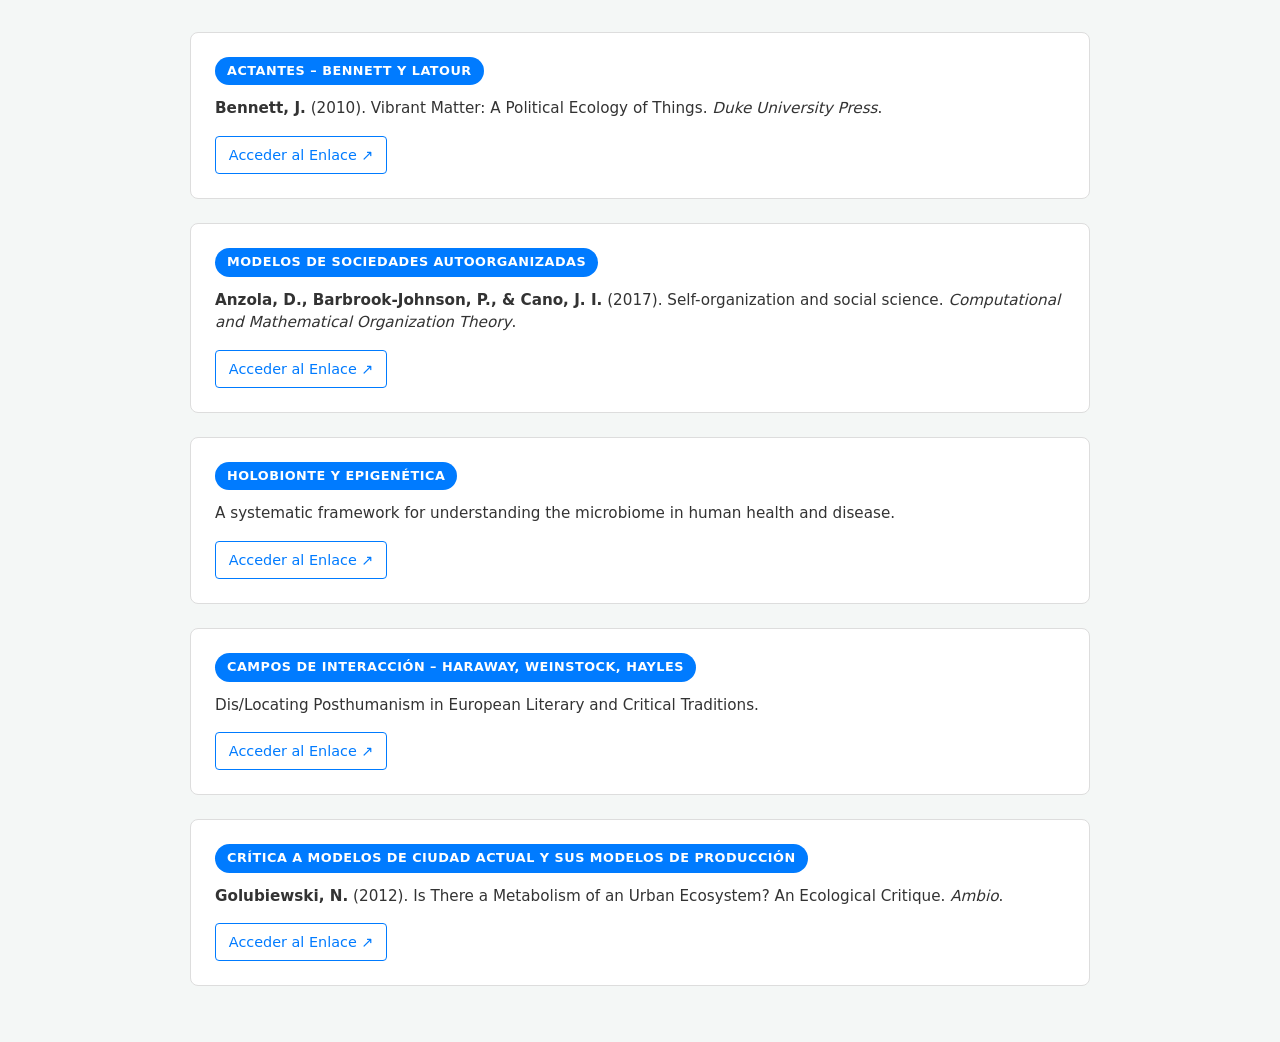
<file: modulo4_FB.html>
<!DOCTYPE html>
<html lang="es" data-theme="light">
<head>
    <meta charset="UTF-8">
    <meta name="viewport" content="width=device-width, initial-scale=1.0">
    <title></title>
    <script>
        const savedTheme = localStorage.getItem('theme') || 'light';
        document.documentElement.setAttribute('data-theme', savedTheme);
    </script>
    <link rel="stylesheet" href="css/styles.css">
    <style>
        body {
            padding: 2rem 1rem;
        }
        .sources-container {
            max-width: 900px;
            margin: 0 auto;
        }
        .source-card {
            background-color: var(--card-bg);
            border: 1px solid var(--card-border);
            border-radius: 8px;
            padding: 1.5rem;
            margin-bottom: 1.5rem;
            transition: transform 0.2s ease, box-shadow 0.2s ease;
        }
        .source-card:hover {
            transform: translateY(-2px);
            box-shadow: 0 5px 15px rgba(0,0,0,0.08);
        }
        .source-category {
            display: inline-block;
            background-color: var(--primary-color);
            color: #ffffff;
            font-size: 0.8rem;
            font-weight: 600;
            padding: 0.25rem 0.75rem;
            border-radius: 20px;
            margin-bottom: 0.75rem;
            text-transform: uppercase;
            letter-spacing: 0.5px;
        }
        .source-citation {
            font-size: 0.95rem;
            margin-bottom: 1rem;
            color: var(--text-color);
            line-height: 1.5;
        }
        .source-link {
            display: inline-flex;
            align-items: center;
            gap: 0.5rem;
            color: var(--primary-color);
            text-decoration: none;
            font-weight: 500;
            font-size: 0.9rem;
            border: 1px solid var(--primary-color);
            padding: 0.4rem 0.8rem;
            border-radius: 4px;
            transition: background 0.2s, color 0.2s;
        }
        .source-link:hover {
            background-color: var(--primary-color);
            color: #ffffff;
        }
        h1 {
            text-align: center;
            margin-bottom: 0.5rem;
        }
        .subtitle {
            text-align: center;
            color: var(--text-color);
            opacity: 0.8;
            margin-bottom: 2rem;
            font-size: 1rem;
        }
    </style>
</head>
<body>
    <div class="sources-container">
        <!-- <h1></h1> -->
        <!-- <p class="subtitle"></p> -->

        <!-- 1 -->
        <article class="source-card">
            <span class="source-category">Actantes – Bennett y Latour</span>
            <p class="source-citation"><strong>Bennett, J.</strong> (2010). Vibrant Matter: A Political Ecology of Things. <em>Duke University Press</em>.</p>
            <a class="source-link" href="https://www.dukeupress.edu/vibrant-matter" target="_blank" rel="noopener noreferrer">Acceder al Enlace ↗</a>
        </article>

        <!-- 2 -->
        <article class="source-card">
            <span class="source-category">Modelos de sociedades autoorganizadas</span>
            <p class="source-citation"><strong>Anzola, D., Barbrook-Johnson, P., & Cano, J. I.</strong> (2017). Self-organization and social science. <em>Computational and Mathematical Organization Theory</em>.</p>
            <a class="source-link" href="https://link.springer.com/article/10.1007/s10588-016-9224-2" target="_blank" rel="noopener noreferrer">Acceder al Enlace ↗</a>
        </article>

        <!-- 3 -->
        <article class="source-card">
            <span class="source-category">Holobionte y epigenética</span>
            <p class="source-citation">A systematic framework for understanding the microbiome in human health and disease.</p>
            <a class="source-link" href="https://www.nature.com/articles/s41392-024-01946-6" target="_blank" rel="noopener noreferrer">Acceder al Enlace ↗</a>
        </article>

        <!-- 4 -->
        <article class="source-card">
            <span class="source-category">Campos de interacción – Haraway, Weinstock, Hayles</span>
            <p class="source-citation">Dis/Locating Posthumanism in European Literary and Critical Traditions.</p>
            <a class="source-link" href="https://www.tandfonline.com/doi/full/10.1080/13825577.2014.916999" target="_blank" rel="noopener noreferrer">Acceder al Enlace ↗</a>
        </article>

        <!-- 5 -->
        <article class="source-card">
            <span class="source-category">Crítica a modelos de ciudad actual y sus modelos de producción</span>
            <p class="source-citation"><strong>Golubiewski, N.</strong> (2012). Is There a Metabolism of an Urban Ecosystem? An Ecological Critique. <em>Ambio</em>.</p>
            <a class="source-link" href="https://pmc.ncbi.nlm.nih.gov/articles/PMC3472014/" target="_blank" rel="noopener noreferrer">Acceder al Enlace ↗</a>
        </article>
    </div>
</body>
</html>
</file>
<file: css/styles.css>
/* Variables Globales (Light Mode por defecto) */
:root {
    --bg-color: #f4f7f6;
    --text-color: #333333;
    --card-bg: #ffffff;
    --card-border: #dddddd;
    --primary-color: #007bff;
    --nav-bg: #ffffff;
    --nav-border: #e0e0e0;
    --modal-overlay: rgba(0, 0, 0, 0.7);
    --icon-filter: none;
}

/* Dark Mode */
html[data-theme="dark"] {
    --bg-color: #121212;
    --text-color: #e0e0e0;
    --card-bg: #1e1e1e;
    --card-border: #333333;
    --primary-color: #4da3ff;
    --nav-bg: #1f1f1f;
    --nav-border: #333333;
    --modal-overlay: rgba(0, 0, 0, 0.85);
    --icon-filter: invert(1);
}

/* Resets y Base */
* {
    box-sizing: border-box;
    margin: 0;
    padding: 0;
}

body {
    font-family: system-ui, -apple-system, BlinkMacSystemFont, "Segoe UI", Roboto, sans-serif;
    background-color: var(--bg-color);
    color: var(--text-color);
    line-height: 1.6;
    transition: background-color 0.3s ease, color 0.3s ease;
    display: flex;
    flex-direction: column;
    min-height: 100vh;
}

.container {
    width: 90%;
    max-width: 1200px;
    margin: 2rem auto;
    flex: 1;
}

/* Tarjetas */
.grid-cards {
    display: grid;
    grid-template-columns: repeat(2, 1fr);
    gap: 20px;
}

@media (max-width: 900px) {
    .grid-cards {
        grid-template-columns: 1fr; /* Cambia a una sola columna en móviles */
    }
}

.card {
    background-color: var(--card-bg);
    border: 1px solid var(--card-border);
    border-radius: 8px;
    padding: 1.5rem;
    cursor: pointer;
    transition: transform 0.2s ease, box-shadow 0.2s ease;
    display: flex;
    flex-direction: column;
    align-items: center;
    text-align: center;
}

.card:hover {
    transform: translateY(-5px);
    box-shadow: 0 10px 20px rgba(0,0,0,0.1);
}

.card-content {
    width: 100%;
    margin: 1rem 0;
    pointer-events: none; /* Evita que el clic se intercepte en los hijos directos */
}

.card-content iframe {
    width: 100%;
    height: 150px;
    border-radius: 4px;
    pointer-events: none; /* Bloquea interacciones en vista miniatura */
}
</file>
